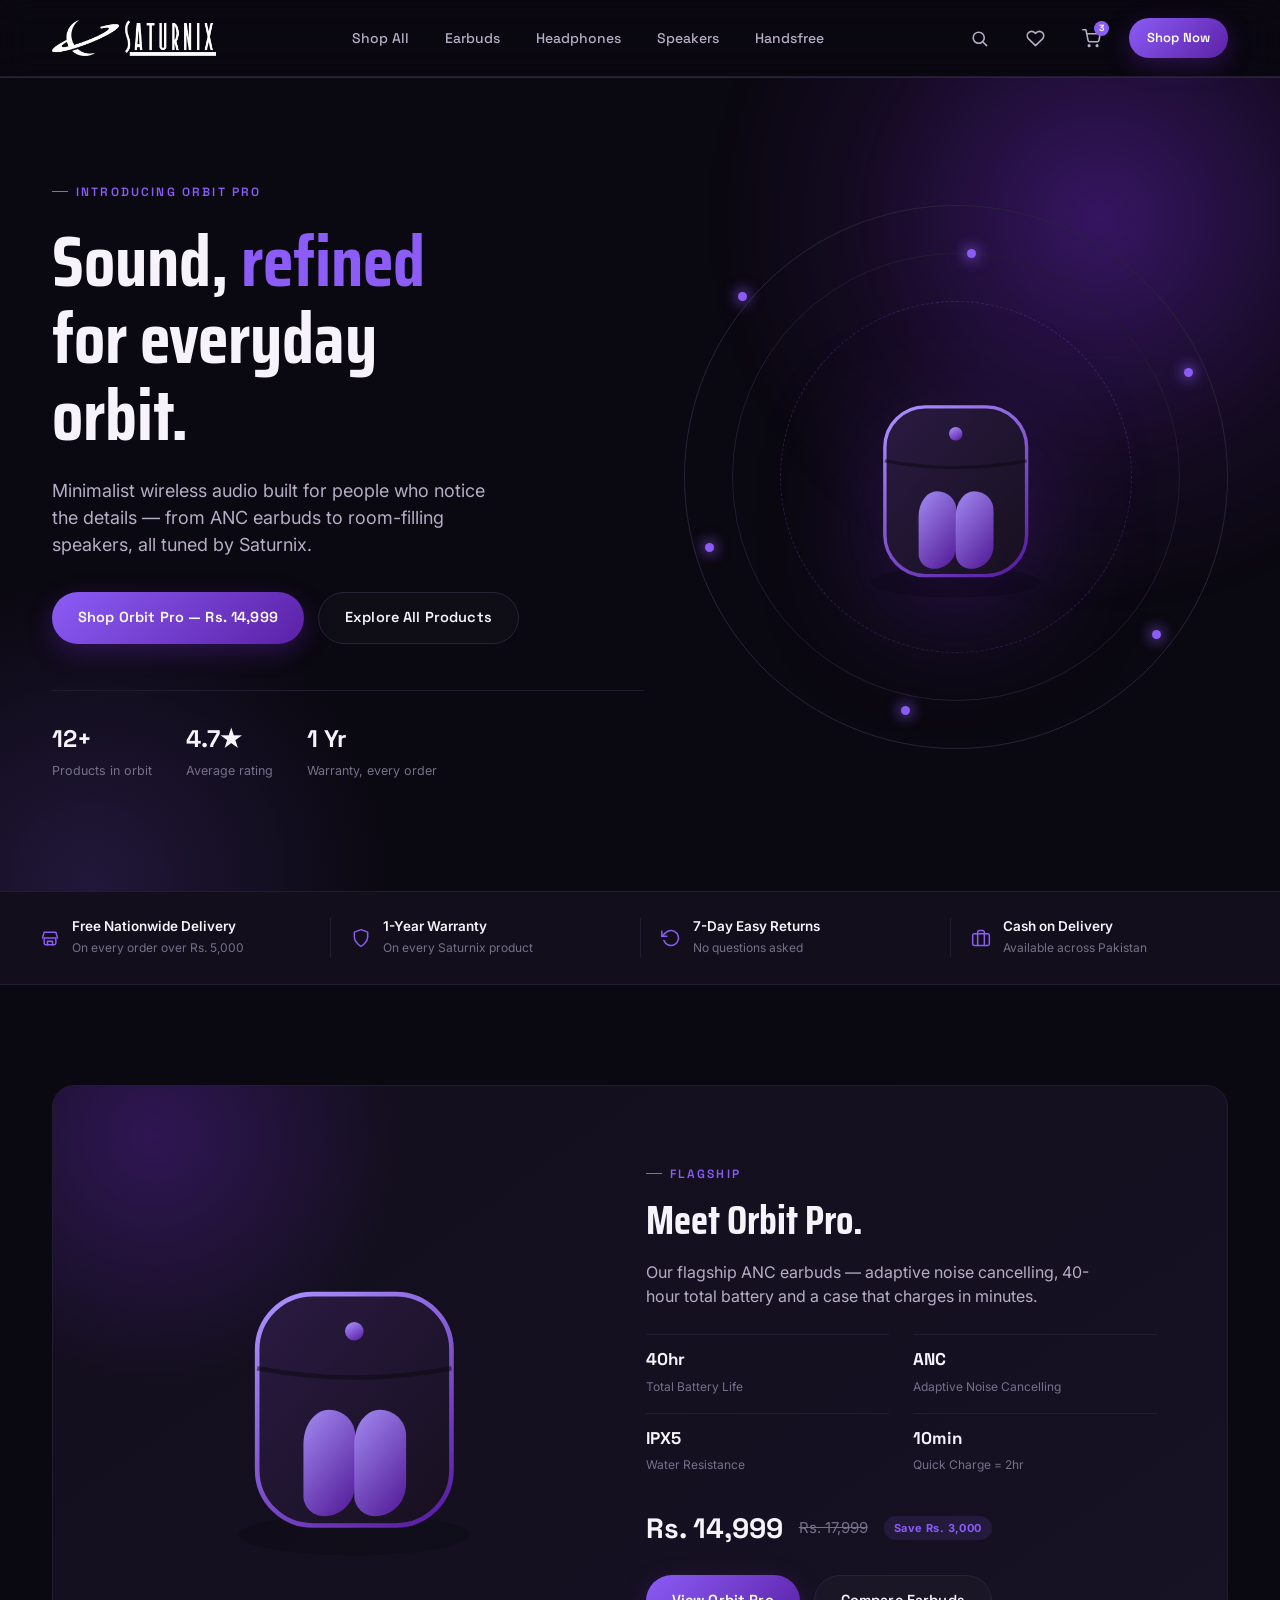
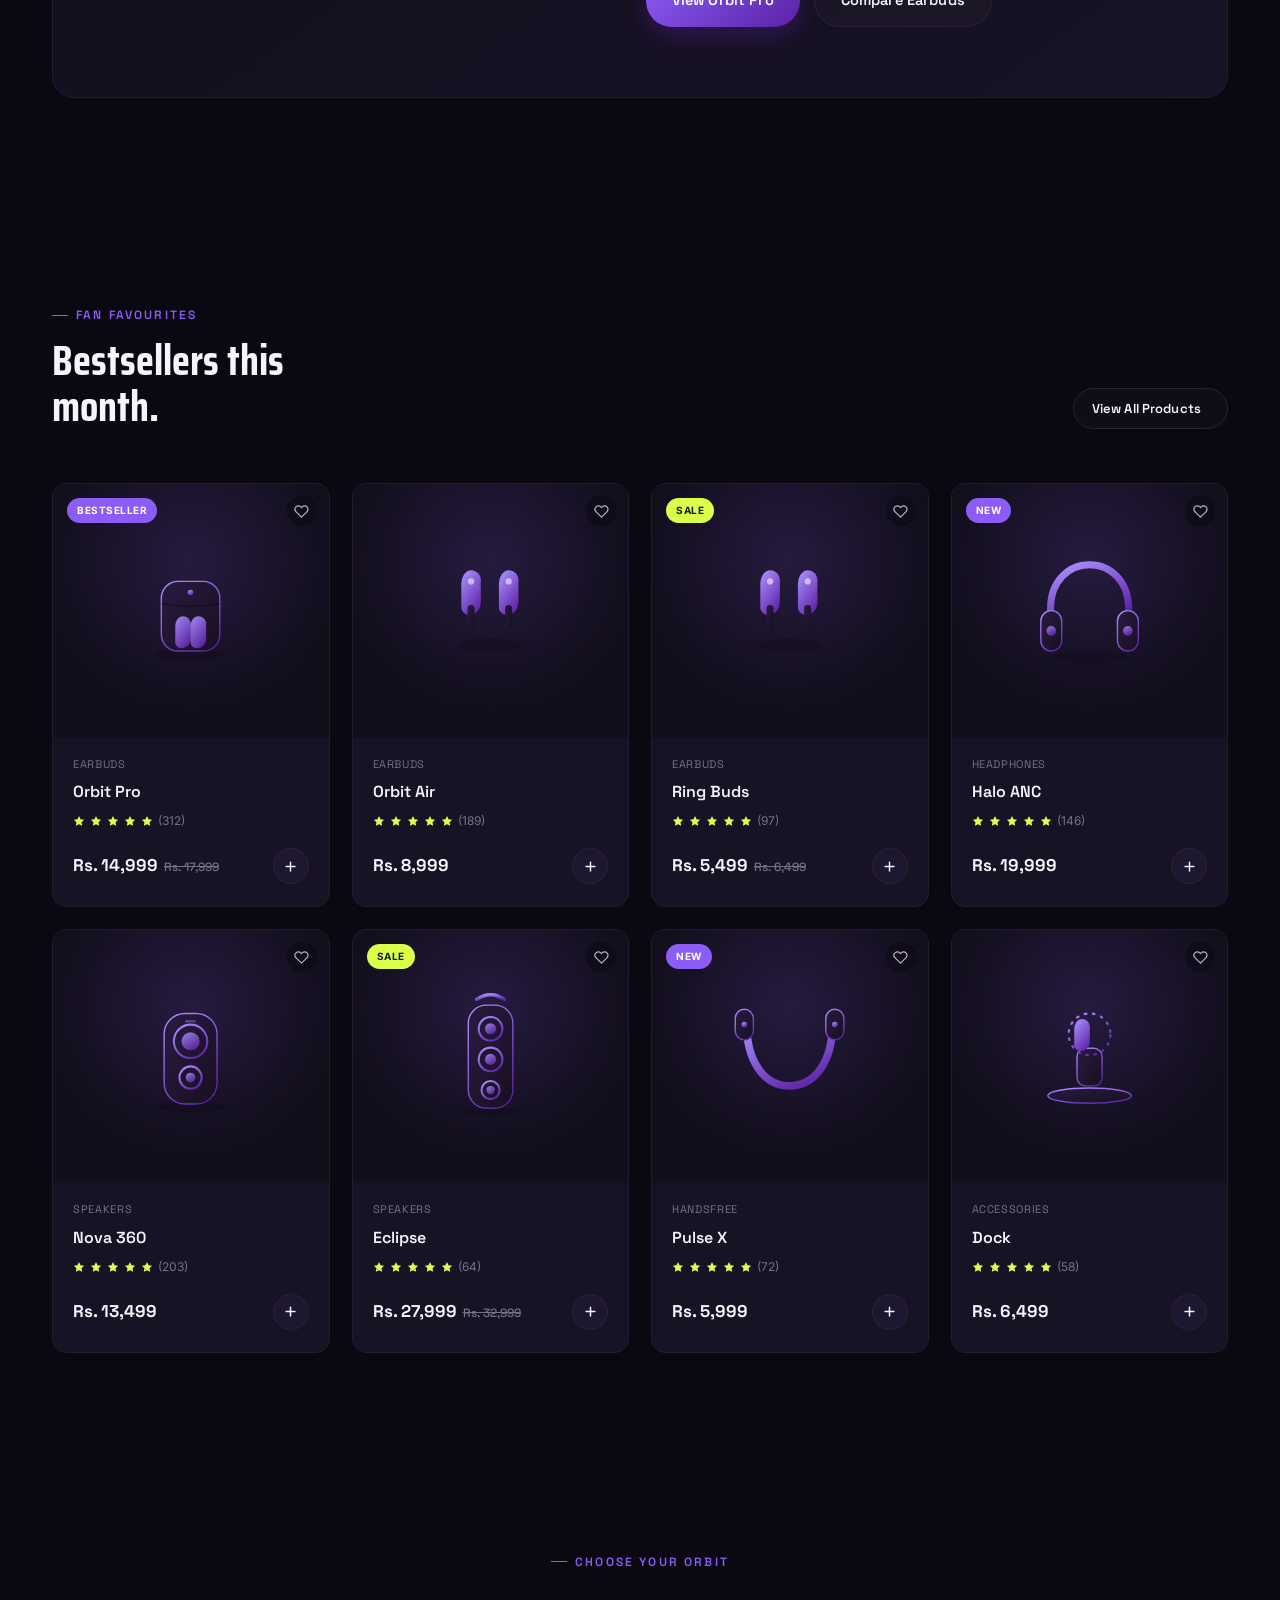
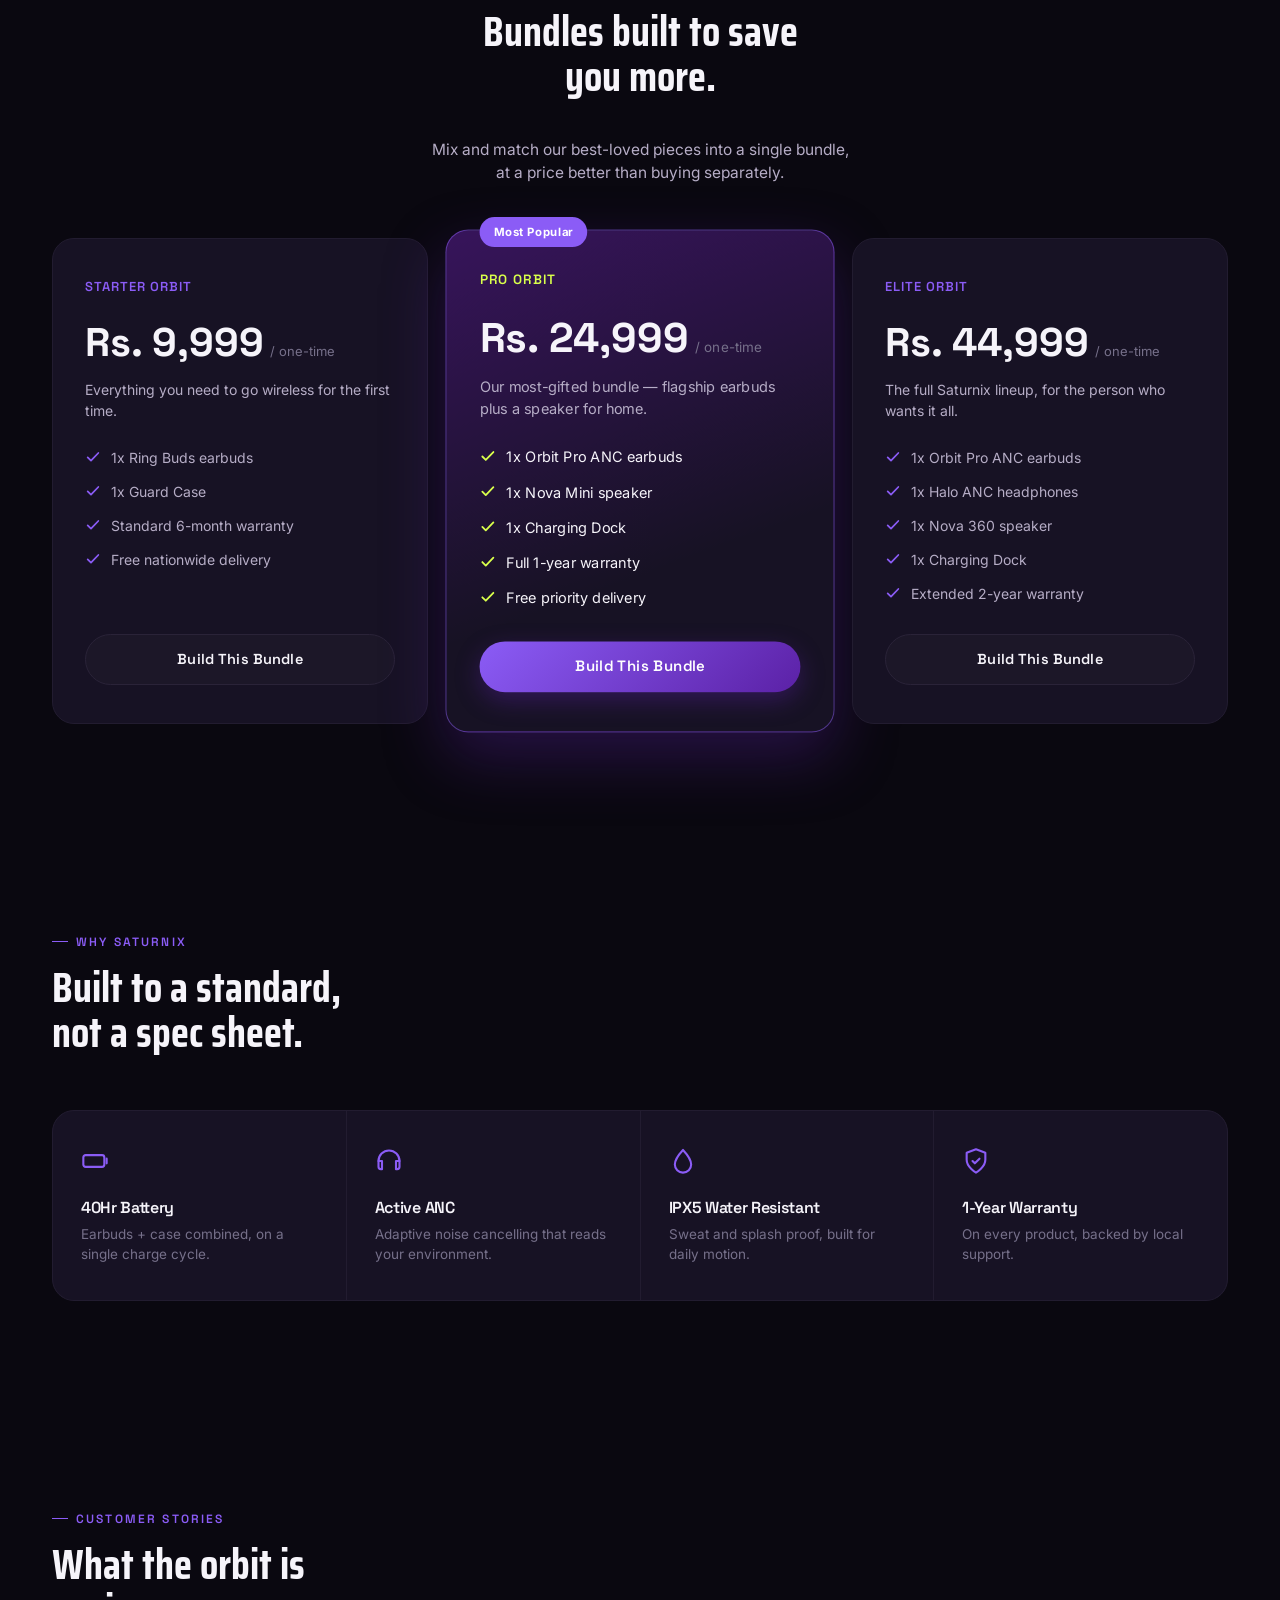
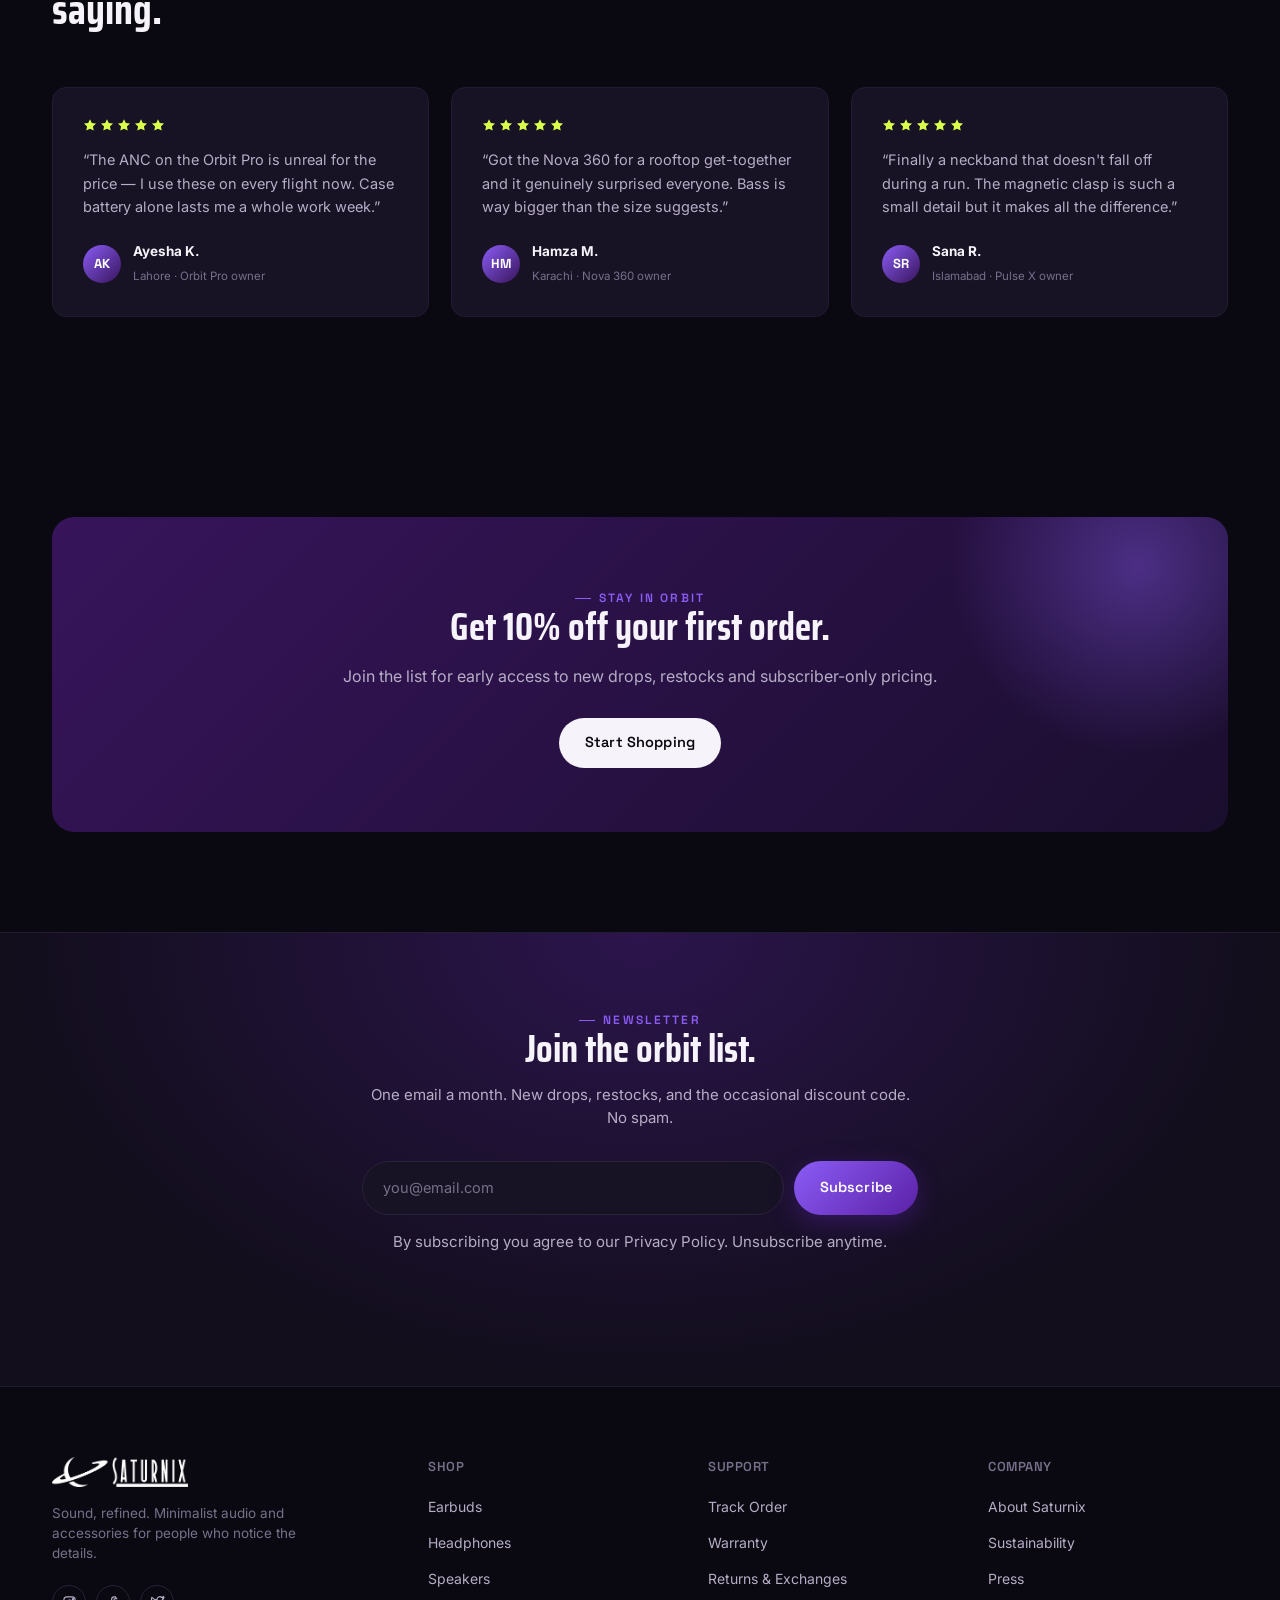
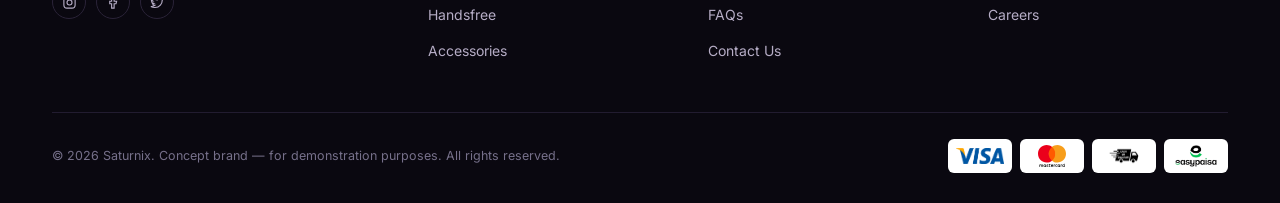
<file: index.html>
<!DOCTYPE html>
<html lang="en">
<head>
<meta charset="UTF-8">
<meta name="viewport" content="width=device-width, initial-scale=1">
<title>Saturnix — Minimalist Audio & Accessories</title>
<meta name="description" content="Saturnix makes minimalist wireless earbuds, headphones, speakers and handsfree accessories. Concept store — free delivery across Pakistan.">
<link rel="icon" type="image/png" href="assets/99.png">
<link rel="stylesheet" href="assets/styles.css">
</head>
<body>

<header>
  <div class="wrap nav">
    <a class="logo" href="index.html"><img src="assets/66.png" alt="Saturnix"></a>
    <ul class="nav-links">
      <li><a href="shop.html">Shop All</a></li>
      <li><a href="shop.html?cat=Earbuds">Earbuds</a></li>
      <li><a href="shop.html?cat=Headphones">Headphones</a></li>
      <li><a href="shop.html?cat=Speakers">Speakers</a></li>
      <li><a href="shop.html?cat=Handsfree">Handsfree</a></li>
    </ul>
    <div class="nav-right">
      <button class="icon-btn" aria-label="Search"><svg viewBox="0 0 24 24" fill="none" stroke="currentColor" stroke-width="2" stroke-linecap="round"><circle cx="11" cy="11" r="7"/><path d="M21 21l-4.3-4.3"/></svg></button>
      <button class="icon-btn" aria-label="Wishlist"><svg viewBox="0 0 24 24" fill="none" stroke="currentColor" stroke-width="2" stroke-linecap="round" stroke-linejoin="round"><path d="M20.8 4.6a5.5 5.5 0 00-7.8 0L12 5.6l-1-1a5.5 5.5 0 00-7.8 7.8l1 1L12 21l7.8-7.6 1-1a5.5 5.5 0 000-7.8z"/></svg></button>
      <button class="icon-btn" aria-label="Cart"><svg viewBox="0 0 24 24" fill="none" stroke="currentColor" stroke-width="2" stroke-linecap="round" stroke-linejoin="round"><circle cx="9" cy="21" r="1"/><circle cx="19" cy="21" r="1"/><path d="M1 1h4l2.7 13.4a2 2 0 002 1.6h9.7a2 2 0 002-1.6L23 6H6"/></svg><span class="cart-count">3</span></button>
      <a class="btn btn-accent btn-sm" href="shop.html">Shop Now</a>
      <button class="burger" id="burgerBtn" aria-label="Menu"><span></span></button>
    </div>
  </div>
  <div id="mobile-panel">
    <a href="shop.html">Shop All</a>
    <a href="shop.html?cat=Earbuds">Earbuds</a>
    <a href="shop.html?cat=Headphones">Headphones</a>
    <a href="shop.html?cat=Speakers">Speakers</a>
    <a href="shop.html?cat=Handsfree">Handsfree</a>
    <a href="index.html#contact">Support</a>
  </div>
</header>

<main>
  <section class="hero">
    <div class="wrap hero-grid">
      <div>
        <span class="eyebrow">Introducing Orbit Pro</span>
        <h1>Sound, <em>refined</em> for everyday orbit.</h1>
        <p class="lede">Minimalist wireless audio built for people who notice the details — from ANC earbuds to room-filling speakers, all tuned by Saturnix.</p>
        <div class="hero-ctas">
          <a class="btn btn-accent" href="orbit-pro.html">Shop Orbit Pro — Rs. 14,999</a>
          <a class="btn btn-ghost" href="shop.html">Explore All Products</a>
        </div>
        <div class="hero-stats">
          <div class="hero-stat"><b>12+</b><span>Products in orbit</span></div>
          <div class="hero-stat"><b>4.7★</b><span>Average rating</span></div>
          <div class="hero-stat"><b>1 Yr</b><span>Warranty, every order</span></div>
        </div>
      </div>
      <div class="hero-visual">
        <div class="orbit-ring"></div>
        <div class="orbit-ring r2"></div>
        <div class="orbit-ring r3"></div>
        
  <span class="orbit-dot" style="top:8%; left:52%;"></span>
  <span class="orbit-dot" style="top:30%; left:92%;"></span>
  <span class="orbit-dot" style="top:78%; left:86%;"></span>
  <span class="orbit-dot" style="top:92%; left:40%;"></span>
  <span class="orbit-dot" style="top:62%; left:4%;"></span>
  <span class="orbit-dot" style="top:16%; left:10%;"></span>

        <div class="hero-product-card"><svg viewBox="0 0 200 200" fill="none" xmlns="http://www.w3.org/2000/svg">
  <defs>
    <linearGradient id="g-hero" x1="20%" y1="0%" x2="80%" y2="100%">
      <stop offset="0%" stop-color="#A78BFA"/>
      <stop offset="100%" stop-color="#5B21A6"/>
    </linearGradient>
    <linearGradient id="g-hero-dark" x1="0%" y1="0%" x2="100%" y2="100%">
      <stop offset="0%" stop-color="#2A1A42"/>
      <stop offset="100%" stop-color="#17101F"/>
    </linearGradient>
  </defs>
  <ellipse cx="100" cy="162" rx="50" ry="9" fill="#000" opacity="0.18"/>
  <rect x="58" y="58" width="84" height="100" rx="24" fill="url(#g-hero-dark)" stroke="url(#g-hero)" stroke-width="2"/>
  <path d="M58 90 Q100 98 142 90" stroke="#0A0810" stroke-width="2" opacity="0.5"/>
  <circle cx="100" cy="74" r="4" fill="url(#g-hero)"/>
  <g transform="translate(78,108)">
    <path d="M11 0C17.35 0 22.4 5.04 22.4 11.2V32C22.4 39.7 16.8 46 8.8 46C4 46 0 42 0 37.4V14.9C0 6.7 4.9 0 11 0Z" fill="url(#g-hero)" opacity="0.92"/>
  </g>
  <g transform="translate(100,108)">
    <path d="M11 0C17.35 0 22.4 5.04 22.4 11.2V32C22.4 39.7 16.8 46 8.8 46C4 46 0 42 0 37.4V14.9C0 6.7 4.9 0 11 0Z" fill="url(#g-hero)" opacity="0.92"/>
  </g>
</svg></div>
      </div>
    </div>
  </section>
  <section class="trust-strip">
    <div class="wrap trust-row">
      <div class="trust-item"><svg viewBox="0 0 24 24" fill="none" stroke="currentColor" stroke-width="1.8" stroke-linecap="round" stroke-linejoin="round"><path d="M3 12l2-7h14l2 7"/><path d="M5 12h14v6a2 2 0 01-2 2H7a2 2 0 01-2-2v-6z"/><path d="M9 20v-4h6v4"/></svg><div><b>Free Nationwide Delivery</b><span>On every order over Rs. 5,000</span></div></div>
<div class="trust-item"><svg viewBox="0 0 24 24" fill="none" stroke="currentColor" stroke-width="1.8" stroke-linecap="round" stroke-linejoin="round"><path d="M12 22s8-4.5 8-11V5l-8-3-8 3v6c0 6.5 8 11 8 11z"/></svg><div><b>1-Year Warranty</b><span>On every Saturnix product</span></div></div>
<div class="trust-item"><svg viewBox="0 0 24 24" fill="none" stroke="currentColor" stroke-width="1.8" stroke-linecap="round" stroke-linejoin="round"><path d="M1 4v6h6"/><path d="M3.5 15a9 9 0 1 0 2.1-9.4L1 10"/></svg><div><b>7-Day Easy Returns</b><span>No questions asked</span></div></div>
<div class="trust-item"><svg viewBox="0 0 24 24" fill="none" stroke="currentColor" stroke-width="1.8" stroke-linecap="round" stroke-linejoin="round"><rect x="2" y="7" width="20" height="14" rx="2"/><path d="M16 21V5a2 2 0 00-2-2h-4a2 2 0 00-2 2v16"/></svg><div><b>Cash on Delivery</b><span>Available across Pakistan</span></div></div>
    </div>
  </section>


  <section>
    <div class="wrap">
      <div class="spotlight">
        <div class="spotlight-visual"><svg viewBox="0 0 200 200" fill="none" xmlns="http://www.w3.org/2000/svg">
  <defs>
    <linearGradient id="g-spot" x1="20%" y1="0%" x2="80%" y2="100%">
      <stop offset="0%" stop-color="#A78BFA"/>
      <stop offset="100%" stop-color="#5B21A6"/>
    </linearGradient>
    <linearGradient id="g-spot-dark" x1="0%" y1="0%" x2="100%" y2="100%">
      <stop offset="0%" stop-color="#2A1A42"/>
      <stop offset="100%" stop-color="#17101F"/>
    </linearGradient>
  </defs>
  <ellipse cx="100" cy="162" rx="50" ry="9" fill="#000" opacity="0.18"/>
  <rect x="58" y="58" width="84" height="100" rx="24" fill="url(#g-spot-dark)" stroke="url(#g-spot)" stroke-width="2"/>
  <path d="M58 90 Q100 98 142 90" stroke="#0A0810" stroke-width="2" opacity="0.5"/>
  <circle cx="100" cy="74" r="4" fill="url(#g-spot)"/>
  <g transform="translate(78,108)">
    <path d="M11 0C17.35 0 22.4 5.04 22.4 11.2V32C22.4 39.7 16.8 46 8.8 46C4 46 0 42 0 37.4V14.9C0 6.7 4.9 0 11 0Z" fill="url(#g-spot)" opacity="0.92"/>
  </g>
  <g transform="translate(100,108)">
    <path d="M11 0C17.35 0 22.4 5.04 22.4 11.2V32C22.4 39.7 16.8 46 8.8 46C4 46 0 42 0 37.4V14.9C0 6.7 4.9 0 11 0Z" fill="url(#g-spot)" opacity="0.92"/>
  </g>
</svg></div>
        <div class="spotlight-copy">
          <span class="eyebrow">Flagship</span>
          <h2>Meet Orbit Pro.</h2>
          <p class="lede">Our flagship ANC earbuds — adaptive noise cancelling, 40-hour total battery and a case that charges in minutes.</p>
          <div class="spec-list">
            <div class="spec-item"><b>40hr</b><span>Total Battery Life</span></div>
<div class="spec-item"><b>ANC</b><span>Adaptive Noise Cancelling</span></div>
<div class="spec-item"><b>IPX5</b><span>Water Resistance</span></div>
<div class="spec-item"><b>10min</b><span>Quick Charge = 2hr</span></div>
          </div>
          <div class="spotlight-price">
            <span class="price-now">Rs. 14,999</span>
            <span class="price-was">Rs. 17,999</span>
            <span class="price-badge">Save Rs. 3,000</span>
          </div>
          <div class="hero-ctas">
            <a class="btn btn-accent" href="orbit-pro.html">View Orbit Pro</a>
            <a class="btn btn-ghost" href="shop.html">Compare Earbuds</a>
          </div>
        </div>
      </div>
    </div>
  </section>

  <section id="bestsellers">
    <div class="wrap">
      <div class="section-head">
        <div>
          <span class="eyebrow">Fan favourites</span>
          <h2>Bestsellers this month.</h2>
        </div>
        <a class="btn btn-ghost btn-sm" href="shop.html">View All Products <svg viewBox="0 0 24 24" fill="none" stroke="currentColor" stroke-width="2.6" stroke-linecap="round" stroke-linejoin="round"><path d="M9 6l6 6-6 6"/></svg></a>
      </div>
      <div class="prod-grid"><div class="prod-card">
  <a class="prod-link" href="orbit-pro.html">
    <div class="prod-media">
      <span class="prod-tag ">Bestseller</span>
      <button class="prod-wish" aria-label="Wishlist" onclick="event.preventDefault()"><svg viewBox="0 0 24 24" fill="none" stroke="currentColor" stroke-width="2" stroke-linecap="round" stroke-linejoin="round"><path d="M20.8 4.6a5.5 5.5 0 00-7.8 0L12 5.6l-1-1a5.5 5.5 0 00-7.8 7.8l1 1L12 21l7.8-7.6 1-1a5.5 5.5 0 000-7.8z"/></svg></button>
      <svg viewBox="0 0 200 200" fill="none" xmlns="http://www.w3.org/2000/svg">
  <defs>
    <linearGradient id="g-pc0-orbit-pro" x1="20%" y1="0%" x2="80%" y2="100%">
      <stop offset="0%" stop-color="#A78BFA"/>
      <stop offset="100%" stop-color="#5B21A6"/>
    </linearGradient>
    <linearGradient id="g-pc0-orbit-pro-dark" x1="0%" y1="0%" x2="100%" y2="100%">
      <stop offset="0%" stop-color="#2A1A42"/>
      <stop offset="100%" stop-color="#17101F"/>
    </linearGradient>
  </defs>
  <ellipse cx="100" cy="162" rx="50" ry="9" fill="#000" opacity="0.18"/>
  <rect x="58" y="58" width="84" height="100" rx="24" fill="url(#g-pc0-orbit-pro-dark)" stroke="url(#g-pc0-orbit-pro)" stroke-width="2"/>
  <path d="M58 90 Q100 98 142 90" stroke="#0A0810" stroke-width="2" opacity="0.5"/>
  <circle cx="100" cy="74" r="4" fill="url(#g-pc0-orbit-pro)"/>
  <g transform="translate(78,108)">
    <path d="M11 0C17.35 0 22.4 5.04 22.4 11.2V32C22.4 39.7 16.8 46 8.8 46C4 46 0 42 0 37.4V14.9C0 6.7 4.9 0 11 0Z" fill="url(#g-pc0-orbit-pro)" opacity="0.92"/>
  </g>
  <g transform="translate(100,108)">
    <path d="M11 0C17.35 0 22.4 5.04 22.4 11.2V32C22.4 39.7 16.8 46 8.8 46C4 46 0 42 0 37.4V14.9C0 6.7 4.9 0 11 0Z" fill="url(#g-pc0-orbit-pro)" opacity="0.92"/>
  </g>
</svg>
    </div>
    <div class="prod-body">
      <span class="prod-cat">Earbuds</span>
      <span class="prod-name">Orbit Pro</span>
      <span class="prod-stars"><svg viewBox="0 0 24 24" fill="currentColor"><path d="M12 2l3.1 6.6 7.2.9-5.3 5 1.4 7.1L12 18.3 5.6 21.6 7 14.5l-5.3-5 7.2-.9z"/></svg><svg viewBox="0 0 24 24" fill="currentColor"><path d="M12 2l3.1 6.6 7.2.9-5.3 5 1.4 7.1L12 18.3 5.6 21.6 7 14.5l-5.3-5 7.2-.9z"/></svg><svg viewBox="0 0 24 24" fill="currentColor"><path d="M12 2l3.1 6.6 7.2.9-5.3 5 1.4 7.1L12 18.3 5.6 21.6 7 14.5l-5.3-5 7.2-.9z"/></svg><svg viewBox="0 0 24 24" fill="currentColor"><path d="M12 2l3.1 6.6 7.2.9-5.3 5 1.4 7.1L12 18.3 5.6 21.6 7 14.5l-5.3-5 7.2-.9z"/></svg><svg viewBox="0 0 24 24" fill="currentColor"><path d="M12 2l3.1 6.6 7.2.9-5.3 5 1.4 7.1L12 18.3 5.6 21.6 7 14.5l-5.3-5 7.2-.9z"/></svg> (312)</span>
      <div class="prod-foot">
        <span class="prod-price">Rs. 14,999<small>Rs. 17,999</small></span>
        <button class="prod-add" aria-label="Add to cart" onclick="event.preventDefault()"><svg viewBox="0 0 24 24" fill="none" stroke="currentColor" stroke-width="2.4" stroke-linecap="round"><path d="M12 5v14M5 12h14"/></svg></button>
      </div>
    </div>
  </a>
</div>
<div class="prod-card">
  <a class="prod-link" href="orbit-air.html">
    <div class="prod-media">
      
      <button class="prod-wish" aria-label="Wishlist" onclick="event.preventDefault()"><svg viewBox="0 0 24 24" fill="none" stroke="currentColor" stroke-width="2" stroke-linecap="round" stroke-linejoin="round"><path d="M20.8 4.6a5.5 5.5 0 00-7.8 0L12 5.6l-1-1a5.5 5.5 0 00-7.8 7.8l1 1L12 21l7.8-7.6 1-1a5.5 5.5 0 000-7.8z"/></svg></button>
      <svg viewBox="0 0 200 200" fill="none" xmlns="http://www.w3.org/2000/svg">
  <defs>
    <linearGradient id="g-pc1-orbit-air" x1="20%" y1="0%" x2="80%" y2="100%">
      <stop offset="0%" stop-color="#A78BFA"/>
      <stop offset="100%" stop-color="#5B21A6"/>
    </linearGradient>
    <linearGradient id="g-pc1-orbit-air-dark" x1="0%" y1="0%" x2="100%" y2="100%">
      <stop offset="0%" stop-color="#2A1A42"/>
      <stop offset="100%" stop-color="#17101F"/>
    </linearGradient>
  </defs>
  <ellipse cx="100" cy="150" rx="46" ry="10" fill="#000" opacity="0.18"/>
  <g transform="translate(58,42)">
    <path d="M14 0C21.7 0 28 6.3 28 14V46C28 56 21 64 11 64C5 64 0 59 0 53V20C0 9 6.3 0 14 0Z" fill="url(#g-pc1-orbit-air)"/>
    <rect x="9" y="50" width="10" height="34" rx="5" fill="url(#g-pc1-orbit-air-dark)"/>
    <circle cx="14" cy="16" r="4.5" fill="#fff" opacity="0.55"/>
  </g>
  <g transform="translate(112,42)">
    <path d="M14 0C21.7 0 28 6.3 28 14V46C28 56 21 64 11 64C5 64 0 59 0 53V20C0 9 6.3 0 14 0Z" fill="url(#g-pc1-orbit-air)"/>
    <rect x="9" y="50" width="10" height="34" rx="5" fill="url(#g-pc1-orbit-air-dark)"/>
    <circle cx="14" cy="16" r="4.5" fill="#fff" opacity="0.55"/>
  </g>
</svg>
    </div>
    <div class="prod-body">
      <span class="prod-cat">Earbuds</span>
      <span class="prod-name">Orbit Air</span>
      <span class="prod-stars"><svg viewBox="0 0 24 24" fill="currentColor"><path d="M12 2l3.1 6.6 7.2.9-5.3 5 1.4 7.1L12 18.3 5.6 21.6 7 14.5l-5.3-5 7.2-.9z"/></svg><svg viewBox="0 0 24 24" fill="currentColor"><path d="M12 2l3.1 6.6 7.2.9-5.3 5 1.4 7.1L12 18.3 5.6 21.6 7 14.5l-5.3-5 7.2-.9z"/></svg><svg viewBox="0 0 24 24" fill="currentColor"><path d="M12 2l3.1 6.6 7.2.9-5.3 5 1.4 7.1L12 18.3 5.6 21.6 7 14.5l-5.3-5 7.2-.9z"/></svg><svg viewBox="0 0 24 24" fill="currentColor"><path d="M12 2l3.1 6.6 7.2.9-5.3 5 1.4 7.1L12 18.3 5.6 21.6 7 14.5l-5.3-5 7.2-.9z"/></svg><svg viewBox="0 0 24 24" fill="currentColor"><path d="M12 2l3.1 6.6 7.2.9-5.3 5 1.4 7.1L12 18.3 5.6 21.6 7 14.5l-5.3-5 7.2-.9z"/></svg> (189)</span>
      <div class="prod-foot">
        <span class="prod-price">Rs. 8,999</span>
        <button class="prod-add" aria-label="Add to cart" onclick="event.preventDefault()"><svg viewBox="0 0 24 24" fill="none" stroke="currentColor" stroke-width="2.4" stroke-linecap="round"><path d="M12 5v14M5 12h14"/></svg></button>
      </div>
    </div>
  </a>
</div>
<div class="prod-card">
  <a class="prod-link" href="ring-buds.html">
    <div class="prod-media">
      <span class="prod-tag tag-sale">Sale</span>
      <button class="prod-wish" aria-label="Wishlist" onclick="event.preventDefault()"><svg viewBox="0 0 24 24" fill="none" stroke="currentColor" stroke-width="2" stroke-linecap="round" stroke-linejoin="round"><path d="M20.8 4.6a5.5 5.5 0 00-7.8 0L12 5.6l-1-1a5.5 5.5 0 00-7.8 7.8l1 1L12 21l7.8-7.6 1-1a5.5 5.5 0 000-7.8z"/></svg></button>
      <svg viewBox="0 0 200 200" fill="none" xmlns="http://www.w3.org/2000/svg">
  <defs>
    <linearGradient id="g-pc2-ring-buds" x1="20%" y1="0%" x2="80%" y2="100%">
      <stop offset="0%" stop-color="#A78BFA"/>
      <stop offset="100%" stop-color="#5B21A6"/>
    </linearGradient>
    <linearGradient id="g-pc2-ring-buds-dark" x1="0%" y1="0%" x2="100%" y2="100%">
      <stop offset="0%" stop-color="#2A1A42"/>
      <stop offset="100%" stop-color="#17101F"/>
    </linearGradient>
  </defs>
  <ellipse cx="100" cy="150" rx="46" ry="10" fill="#000" opacity="0.18"/>
  <g transform="translate(58,42)">
    <path d="M14 0C21.7 0 28 6.3 28 14V46C28 56 21 64 11 64C5 64 0 59 0 53V20C0 9 6.3 0 14 0Z" fill="url(#g-pc2-ring-buds)"/>
    <rect x="9" y="50" width="10" height="34" rx="5" fill="url(#g-pc2-ring-buds-dark)"/>
    <circle cx="14" cy="16" r="4.5" fill="#fff" opacity="0.55"/>
  </g>
  <g transform="translate(112,42)">
    <path d="M14 0C21.7 0 28 6.3 28 14V46C28 56 21 64 11 64C5 64 0 59 0 53V20C0 9 6.3 0 14 0Z" fill="url(#g-pc2-ring-buds)"/>
    <rect x="9" y="50" width="10" height="34" rx="5" fill="url(#g-pc2-ring-buds-dark)"/>
    <circle cx="14" cy="16" r="4.5" fill="#fff" opacity="0.55"/>
  </g>
</svg>
    </div>
    <div class="prod-body">
      <span class="prod-cat">Earbuds</span>
      <span class="prod-name">Ring Buds</span>
      <span class="prod-stars"><svg viewBox="0 0 24 24" fill="currentColor"><path d="M12 2l3.1 6.6 7.2.9-5.3 5 1.4 7.1L12 18.3 5.6 21.6 7 14.5l-5.3-5 7.2-.9z"/></svg><svg viewBox="0 0 24 24" fill="currentColor"><path d="M12 2l3.1 6.6 7.2.9-5.3 5 1.4 7.1L12 18.3 5.6 21.6 7 14.5l-5.3-5 7.2-.9z"/></svg><svg viewBox="0 0 24 24" fill="currentColor"><path d="M12 2l3.1 6.6 7.2.9-5.3 5 1.4 7.1L12 18.3 5.6 21.6 7 14.5l-5.3-5 7.2-.9z"/></svg><svg viewBox="0 0 24 24" fill="currentColor"><path d="M12 2l3.1 6.6 7.2.9-5.3 5 1.4 7.1L12 18.3 5.6 21.6 7 14.5l-5.3-5 7.2-.9z"/></svg><svg viewBox="0 0 24 24" fill="currentColor"><path d="M12 2l3.1 6.6 7.2.9-5.3 5 1.4 7.1L12 18.3 5.6 21.6 7 14.5l-5.3-5 7.2-.9z"/></svg> (97)</span>
      <div class="prod-foot">
        <span class="prod-price">Rs. 5,499<small>Rs. 6,499</small></span>
        <button class="prod-add" aria-label="Add to cart" onclick="event.preventDefault()"><svg viewBox="0 0 24 24" fill="none" stroke="currentColor" stroke-width="2.4" stroke-linecap="round"><path d="M12 5v14M5 12h14"/></svg></button>
      </div>
    </div>
  </a>
</div>
<div class="prod-card">
  <a class="prod-link" href="halo-anc.html">
    <div class="prod-media">
      <span class="prod-tag ">New</span>
      <button class="prod-wish" aria-label="Wishlist" onclick="event.preventDefault()"><svg viewBox="0 0 24 24" fill="none" stroke="currentColor" stroke-width="2" stroke-linecap="round" stroke-linejoin="round"><path d="M20.8 4.6a5.5 5.5 0 00-7.8 0L12 5.6l-1-1a5.5 5.5 0 00-7.8 7.8l1 1L12 21l7.8-7.6 1-1a5.5 5.5 0 000-7.8z"/></svg></button>
      <svg viewBox="0 0 200 200" fill="none" xmlns="http://www.w3.org/2000/svg">
  <defs>
    <linearGradient id="g-pc3-halo-anc" x1="20%" y1="0%" x2="80%" y2="100%">
      <stop offset="0%" stop-color="#A78BFA"/>
      <stop offset="100%" stop-color="#5B21A6"/>
    </linearGradient>
    <linearGradient id="g-pc3-halo-anc-dark" x1="0%" y1="0%" x2="100%" y2="100%">
      <stop offset="0%" stop-color="#2A1A42"/>
      <stop offset="100%" stop-color="#17101F"/>
    </linearGradient>
  </defs>
  <ellipse cx="100" cy="166" rx="54" ry="9" fill="#000" opacity="0.18"/>
  <path d="M44 110V96C44 59 69 34 100 34C131 34 156 59 156 96V110" stroke="url(#g-pc3-halo-anc)" stroke-width="10" stroke-linecap="round" fill="none"/>
  <rect x="30" y="100" width="30" height="58" rx="15" fill="url(#g-pc3-halo-anc-dark)" stroke="url(#g-pc3-halo-anc)" stroke-width="2"/>
  <rect x="140" y="100" width="30" height="58" rx="15" fill="url(#g-pc3-halo-anc-dark)" stroke="url(#g-pc3-halo-anc)" stroke-width="2"/>
  <circle cx="45" cy="129" r="7" fill="url(#g-pc3-halo-anc)" opacity="0.8"/>
  <circle cx="155" cy="129" r="7" fill="url(#g-pc3-halo-anc)" opacity="0.8"/>
</svg>
    </div>
    <div class="prod-body">
      <span class="prod-cat">Headphones</span>
      <span class="prod-name">Halo ANC</span>
      <span class="prod-stars"><svg viewBox="0 0 24 24" fill="currentColor"><path d="M12 2l3.1 6.6 7.2.9-5.3 5 1.4 7.1L12 18.3 5.6 21.6 7 14.5l-5.3-5 7.2-.9z"/></svg><svg viewBox="0 0 24 24" fill="currentColor"><path d="M12 2l3.1 6.6 7.2.9-5.3 5 1.4 7.1L12 18.3 5.6 21.6 7 14.5l-5.3-5 7.2-.9z"/></svg><svg viewBox="0 0 24 24" fill="currentColor"><path d="M12 2l3.1 6.6 7.2.9-5.3 5 1.4 7.1L12 18.3 5.6 21.6 7 14.5l-5.3-5 7.2-.9z"/></svg><svg viewBox="0 0 24 24" fill="currentColor"><path d="M12 2l3.1 6.6 7.2.9-5.3 5 1.4 7.1L12 18.3 5.6 21.6 7 14.5l-5.3-5 7.2-.9z"/></svg><svg viewBox="0 0 24 24" fill="currentColor"><path d="M12 2l3.1 6.6 7.2.9-5.3 5 1.4 7.1L12 18.3 5.6 21.6 7 14.5l-5.3-5 7.2-.9z"/></svg> (146)</span>
      <div class="prod-foot">
        <span class="prod-price">Rs. 19,999</span>
        <button class="prod-add" aria-label="Add to cart" onclick="event.preventDefault()"><svg viewBox="0 0 24 24" fill="none" stroke="currentColor" stroke-width="2.4" stroke-linecap="round"><path d="M12 5v14M5 12h14"/></svg></button>
      </div>
    </div>
  </a>
</div>
<div class="prod-card">
  <a class="prod-link" href="nova-360.html">
    <div class="prod-media">
      
      <button class="prod-wish" aria-label="Wishlist" onclick="event.preventDefault()"><svg viewBox="0 0 24 24" fill="none" stroke="currentColor" stroke-width="2" stroke-linecap="round" stroke-linejoin="round"><path d="M20.8 4.6a5.5 5.5 0 00-7.8 0L12 5.6l-1-1a5.5 5.5 0 00-7.8 7.8l1 1L12 21l7.8-7.6 1-1a5.5 5.5 0 000-7.8z"/></svg></button>
      <svg viewBox="0 0 200 200" fill="none" xmlns="http://www.w3.org/2000/svg">
  <defs>
    <linearGradient id="g-pc4-nova-360" x1="20%" y1="0%" x2="80%" y2="100%">
      <stop offset="0%" stop-color="#A78BFA"/>
      <stop offset="100%" stop-color="#5B21A6"/>
    </linearGradient>
    <linearGradient id="g-pc4-nova-360-dark" x1="0%" y1="0%" x2="100%" y2="100%">
      <stop offset="0%" stop-color="#2A1A42"/>
      <stop offset="100%" stop-color="#17101F"/>
    </linearGradient>
  </defs>
  <ellipse cx="100" cy="172" rx="48" ry="8" fill="#000" opacity="0.18"/>
  <rect x="62" y="38" width="76" height="130" rx="30" fill="url(#g-pc4-nova-360-dark)" stroke="url(#g-pc4-nova-360)" stroke-width="2"/>
  <circle cx="100" cy="78" r="24" fill="none" stroke="url(#g-pc4-nova-360)" stroke-width="3"/>
  <circle cx="100" cy="78" r="13" fill="url(#g-pc4-nova-360)" opacity="0.85"/>
  <circle cx="100" cy="130" r="16" fill="none" stroke="url(#g-pc4-nova-360)" stroke-width="3"/>
  <circle cx="100" cy="130" r="7" fill="url(#g-pc4-nova-360)" opacity="0.85"/>
  <rect x="92" y="48" width="16" height="3" rx="1.5" fill="url(#g-pc4-nova-360)" opacity="0.7"/>
</svg>
    </div>
    <div class="prod-body">
      <span class="prod-cat">Speakers</span>
      <span class="prod-name">Nova 360</span>
      <span class="prod-stars"><svg viewBox="0 0 24 24" fill="currentColor"><path d="M12 2l3.1 6.6 7.2.9-5.3 5 1.4 7.1L12 18.3 5.6 21.6 7 14.5l-5.3-5 7.2-.9z"/></svg><svg viewBox="0 0 24 24" fill="currentColor"><path d="M12 2l3.1 6.6 7.2.9-5.3 5 1.4 7.1L12 18.3 5.6 21.6 7 14.5l-5.3-5 7.2-.9z"/></svg><svg viewBox="0 0 24 24" fill="currentColor"><path d="M12 2l3.1 6.6 7.2.9-5.3 5 1.4 7.1L12 18.3 5.6 21.6 7 14.5l-5.3-5 7.2-.9z"/></svg><svg viewBox="0 0 24 24" fill="currentColor"><path d="M12 2l3.1 6.6 7.2.9-5.3 5 1.4 7.1L12 18.3 5.6 21.6 7 14.5l-5.3-5 7.2-.9z"/></svg><svg viewBox="0 0 24 24" fill="currentColor"><path d="M12 2l3.1 6.6 7.2.9-5.3 5 1.4 7.1L12 18.3 5.6 21.6 7 14.5l-5.3-5 7.2-.9z"/></svg> (203)</span>
      <div class="prod-foot">
        <span class="prod-price">Rs. 13,499</span>
        <button class="prod-add" aria-label="Add to cart" onclick="event.preventDefault()"><svg viewBox="0 0 24 24" fill="none" stroke="currentColor" stroke-width="2.4" stroke-linecap="round"><path d="M12 5v14M5 12h14"/></svg></button>
      </div>
    </div>
  </a>
</div>
<div class="prod-card">
  <a class="prod-link" href="eclipse.html">
    <div class="prod-media">
      <span class="prod-tag tag-sale">Sale</span>
      <button class="prod-wish" aria-label="Wishlist" onclick="event.preventDefault()"><svg viewBox="0 0 24 24" fill="none" stroke="currentColor" stroke-width="2" stroke-linecap="round" stroke-linejoin="round"><path d="M20.8 4.6a5.5 5.5 0 00-7.8 0L12 5.6l-1-1a5.5 5.5 0 00-7.8 7.8l1 1L12 21l7.8-7.6 1-1a5.5 5.5 0 000-7.8z"/></svg></button>
      <svg viewBox="0 0 200 200" fill="none" xmlns="http://www.w3.org/2000/svg">
  <defs>
    <linearGradient id="g-pc5-eclipse" x1="20%" y1="0%" x2="80%" y2="100%">
      <stop offset="0%" stop-color="#A78BFA"/>
      <stop offset="100%" stop-color="#5B21A6"/>
    </linearGradient>
    <linearGradient id="g-pc5-eclipse-dark" x1="0%" y1="0%" x2="100%" y2="100%">
      <stop offset="0%" stop-color="#2A1A42"/>
      <stop offset="100%" stop-color="#17101F"/>
    </linearGradient>
  </defs>
  <ellipse cx="100" cy="178" rx="40" ry="7" fill="#000" opacity="0.18"/>
  <rect x="68" y="26" width="64" height="148" rx="26" fill="url(#g-pc5-eclipse-dark)" stroke="url(#g-pc5-eclipse)" stroke-width="2"/>
  <path d="M80 18 Q100 4 120 18" stroke="url(#g-pc5-eclipse)" stroke-width="5" stroke-linecap="round" fill="none"/>
  <circle cx="100" cy="60" r="17" fill="none" stroke="url(#g-pc5-eclipse)" stroke-width="3"/>
  <circle cx="100" cy="60" r="8" fill="url(#g-pc5-eclipse)" opacity="0.85"/>
  <circle cx="100" cy="104" r="17" fill="none" stroke="url(#g-pc5-eclipse)" stroke-width="3"/>
  <circle cx="100" cy="104" r="8" fill="url(#g-pc5-eclipse)" opacity="0.85"/>
  <circle cx="100" cy="148" r="13" fill="none" stroke="url(#g-pc5-eclipse)" stroke-width="3"/>
  <circle cx="100" cy="148" r="6" fill="url(#g-pc5-eclipse)" opacity="0.85"/>
</svg>
    </div>
    <div class="prod-body">
      <span class="prod-cat">Speakers</span>
      <span class="prod-name">Eclipse</span>
      <span class="prod-stars"><svg viewBox="0 0 24 24" fill="currentColor"><path d="M12 2l3.1 6.6 7.2.9-5.3 5 1.4 7.1L12 18.3 5.6 21.6 7 14.5l-5.3-5 7.2-.9z"/></svg><svg viewBox="0 0 24 24" fill="currentColor"><path d="M12 2l3.1 6.6 7.2.9-5.3 5 1.4 7.1L12 18.3 5.6 21.6 7 14.5l-5.3-5 7.2-.9z"/></svg><svg viewBox="0 0 24 24" fill="currentColor"><path d="M12 2l3.1 6.6 7.2.9-5.3 5 1.4 7.1L12 18.3 5.6 21.6 7 14.5l-5.3-5 7.2-.9z"/></svg><svg viewBox="0 0 24 24" fill="currentColor"><path d="M12 2l3.1 6.6 7.2.9-5.3 5 1.4 7.1L12 18.3 5.6 21.6 7 14.5l-5.3-5 7.2-.9z"/></svg><svg viewBox="0 0 24 24" fill="currentColor"><path d="M12 2l3.1 6.6 7.2.9-5.3 5 1.4 7.1L12 18.3 5.6 21.6 7 14.5l-5.3-5 7.2-.9z"/></svg> (64)</span>
      <div class="prod-foot">
        <span class="prod-price">Rs. 27,999<small>Rs. 32,999</small></span>
        <button class="prod-add" aria-label="Add to cart" onclick="event.preventDefault()"><svg viewBox="0 0 24 24" fill="none" stroke="currentColor" stroke-width="2.4" stroke-linecap="round"><path d="M12 5v14M5 12h14"/></svg></button>
      </div>
    </div>
  </a>
</div>
<div class="prod-card">
  <a class="prod-link" href="pulse-x.html">
    <div class="prod-media">
      <span class="prod-tag ">New</span>
      <button class="prod-wish" aria-label="Wishlist" onclick="event.preventDefault()"><svg viewBox="0 0 24 24" fill="none" stroke="currentColor" stroke-width="2" stroke-linecap="round" stroke-linejoin="round"><path d="M20.8 4.6a5.5 5.5 0 00-7.8 0L12 5.6l-1-1a5.5 5.5 0 00-7.8 7.8l1 1L12 21l7.8-7.6 1-1a5.5 5.5 0 000-7.8z"/></svg></button>
      <svg viewBox="0 0 200 200" fill="none" xmlns="http://www.w3.org/2000/svg">
  <defs>
    <linearGradient id="g-pc6-pulse-x" x1="20%" y1="0%" x2="80%" y2="100%">
      <stop offset="0%" stop-color="#A78BFA"/>
      <stop offset="100%" stop-color="#5B21A6"/>
    </linearGradient>
    <linearGradient id="g-pc6-pulse-x-dark" x1="0%" y1="0%" x2="100%" y2="100%">
      <stop offset="0%" stop-color="#2A1A42"/>
      <stop offset="100%" stop-color="#17101F"/>
    </linearGradient>
  </defs>
  <path d="M38 50C38 108 64 142 100 142C136 142 162 108 162 50" stroke="url(#g-pc6-pulse-x)" stroke-width="11" stroke-linecap="round" fill="none"/>
  <rect x="22" y="32" width="26" height="44" rx="13" fill="url(#g-pc6-pulse-x-dark)" stroke="url(#g-pc6-pulse-x)" stroke-width="2"/>
  <rect x="152" y="32" width="26" height="44" rx="13" fill="url(#g-pc6-pulse-x-dark)" stroke="url(#g-pc6-pulse-x)" stroke-width="2"/>
  <circle cx="35" cy="54" r="4" fill="url(#g-pc6-pulse-x)"/>
  <circle cx="165" cy="54" r="4" fill="url(#g-pc6-pulse-x)"/>
</svg>
    </div>
    <div class="prod-body">
      <span class="prod-cat">Handsfree</span>
      <span class="prod-name">Pulse X</span>
      <span class="prod-stars"><svg viewBox="0 0 24 24" fill="currentColor"><path d="M12 2l3.1 6.6 7.2.9-5.3 5 1.4 7.1L12 18.3 5.6 21.6 7 14.5l-5.3-5 7.2-.9z"/></svg><svg viewBox="0 0 24 24" fill="currentColor"><path d="M12 2l3.1 6.6 7.2.9-5.3 5 1.4 7.1L12 18.3 5.6 21.6 7 14.5l-5.3-5 7.2-.9z"/></svg><svg viewBox="0 0 24 24" fill="currentColor"><path d="M12 2l3.1 6.6 7.2.9-5.3 5 1.4 7.1L12 18.3 5.6 21.6 7 14.5l-5.3-5 7.2-.9z"/></svg><svg viewBox="0 0 24 24" fill="currentColor"><path d="M12 2l3.1 6.6 7.2.9-5.3 5 1.4 7.1L12 18.3 5.6 21.6 7 14.5l-5.3-5 7.2-.9z"/></svg><svg viewBox="0 0 24 24" fill="currentColor"><path d="M12 2l3.1 6.6 7.2.9-5.3 5 1.4 7.1L12 18.3 5.6 21.6 7 14.5l-5.3-5 7.2-.9z"/></svg> (72)</span>
      <div class="prod-foot">
        <span class="prod-price">Rs. 5,999</span>
        <button class="prod-add" aria-label="Add to cart" onclick="event.preventDefault()"><svg viewBox="0 0 24 24" fill="none" stroke="currentColor" stroke-width="2.4" stroke-linecap="round"><path d="M12 5v14M5 12h14"/></svg></button>
      </div>
    </div>
  </a>
</div>
<div class="prod-card">
  <a class="prod-link" href="dock.html">
    <div class="prod-media">
      
      <button class="prod-wish" aria-label="Wishlist" onclick="event.preventDefault()"><svg viewBox="0 0 24 24" fill="none" stroke="currentColor" stroke-width="2" stroke-linecap="round" stroke-linejoin="round"><path d="M20.8 4.6a5.5 5.5 0 00-7.8 0L12 5.6l-1-1a5.5 5.5 0 00-7.8 7.8l1 1L12 21l7.8-7.6 1-1a5.5 5.5 0 000-7.8z"/></svg></button>
      <svg viewBox="0 0 200 200" fill="none" xmlns="http://www.w3.org/2000/svg">
  <defs>
    <linearGradient id="g-pc7-dock" x1="20%" y1="0%" x2="80%" y2="100%">
      <stop offset="0%" stop-color="#A78BFA"/>
      <stop offset="100%" stop-color="#5B21A6"/>
    </linearGradient>
    <linearGradient id="g-pc7-dock-dark" x1="0%" y1="0%" x2="100%" y2="100%">
      <stop offset="0%" stop-color="#2A1A42"/>
      <stop offset="100%" stop-color="#17101F"/>
    </linearGradient>
  </defs>
  <ellipse cx="100" cy="156" rx="60" ry="11" fill="url(#g-pc7-dock-dark)" stroke="url(#g-pc7-dock)" stroke-width="2"/>
  <rect x="82" y="88" width="36" height="54" rx="12" fill="url(#g-pc7-dock-dark)" stroke="url(#g-pc7-dock)" stroke-width="2"/>
  <circle cx="100" cy="68" r="30" fill="none" stroke="url(#g-pc7-dock)" stroke-width="3" stroke-dasharray="5 7"/>
  <g transform="translate(78,46)">
    <path d="M11 0C17.35 0 22.4 5.04 22.4 11.2V32C22.4 39.7 16.8 46 8.8 46C4 46 0 42 0 37.4V14.9C0 6.7 4.9 0 11 0Z" fill="url(#g-pc7-dock)"/>
  </g>
</svg>
    </div>
    <div class="prod-body">
      <span class="prod-cat">Accessories</span>
      <span class="prod-name">Dock</span>
      <span class="prod-stars"><svg viewBox="0 0 24 24" fill="currentColor"><path d="M12 2l3.1 6.6 7.2.9-5.3 5 1.4 7.1L12 18.3 5.6 21.6 7 14.5l-5.3-5 7.2-.9z"/></svg><svg viewBox="0 0 24 24" fill="currentColor"><path d="M12 2l3.1 6.6 7.2.9-5.3 5 1.4 7.1L12 18.3 5.6 21.6 7 14.5l-5.3-5 7.2-.9z"/></svg><svg viewBox="0 0 24 24" fill="currentColor"><path d="M12 2l3.1 6.6 7.2.9-5.3 5 1.4 7.1L12 18.3 5.6 21.6 7 14.5l-5.3-5 7.2-.9z"/></svg><svg viewBox="0 0 24 24" fill="currentColor"><path d="M12 2l3.1 6.6 7.2.9-5.3 5 1.4 7.1L12 18.3 5.6 21.6 7 14.5l-5.3-5 7.2-.9z"/></svg><svg viewBox="0 0 24 24" fill="currentColor"><path d="M12 2l3.1 6.6 7.2.9-5.3 5 1.4 7.1L12 18.3 5.6 21.6 7 14.5l-5.3-5 7.2-.9z"/></svg> (58)</span>
      <div class="prod-foot">
        <span class="prod-price">Rs. 6,499</span>
        <button class="prod-add" aria-label="Add to cart" onclick="event.preventDefault()"><svg viewBox="0 0 24 24" fill="none" stroke="currentColor" stroke-width="2.4" stroke-linecap="round"><path d="M12 5v14M5 12h14"/></svg></button>
      </div>
    </div>
  </a>
</div></div>
    </div>
  </section>

  <section id="pricing">
    <div class="wrap">
      <div class="section-head" style="justify-content:center; text-align:center; flex-direction:column; align-items:center;">
        <span class="eyebrow">Choose your orbit</span>
        <h2>Bundles built to save you more.</h2>
        <p>Mix and match our best-loved pieces into a single bundle, at a price better than buying separately.</p>
      </div>
      <div class="bundle-grid">
        <div class="bundle-card">
          <span class="bundle-name">Starter Orbit</span>
          <div class="bundle-price"><b>Rs. 9,999</b><span>/ one-time</span></div>
          <p class="bundle-desc">Everything you need to go wireless for the first time.</p>
          <ul class="bundle-feats">
            <li><svg viewBox="0 0 24 24" fill="none" stroke="currentColor" stroke-width="2.6" stroke-linecap="round" stroke-linejoin="round"><path d="M4 12.5l5 5L20 6"/></svg> 1x Ring Buds earbuds</li>
            <li><svg viewBox="0 0 24 24" fill="none" stroke="currentColor" stroke-width="2.6" stroke-linecap="round" stroke-linejoin="round"><path d="M4 12.5l5 5L20 6"/></svg> 1x Guard Case</li>
            <li><svg viewBox="0 0 24 24" fill="none" stroke="currentColor" stroke-width="2.6" stroke-linecap="round" stroke-linejoin="round"><path d="M4 12.5l5 5L20 6"/></svg> Standard 6-month warranty</li>
            <li><svg viewBox="0 0 24 24" fill="none" stroke="currentColor" stroke-width="2.6" stroke-linecap="round" stroke-linejoin="round"><path d="M4 12.5l5 5L20 6"/></svg> Free nationwide delivery</li>
          </ul>
          <a class="btn btn-ghost btn-block" href="shop.html">Build This Bundle</a>
        </div>
        <div class="bundle-card featured">
          <span class="bundle-badge">Most Popular</span>
          <span class="bundle-name">Pro Orbit</span>
          <div class="bundle-price"><b>Rs. 24,999</b><span>/ one-time</span></div>
          <p class="bundle-desc">Our most-gifted bundle — flagship earbuds plus a speaker for home.</p>
          <ul class="bundle-feats">
            <li><svg viewBox="0 0 24 24" fill="none" stroke="currentColor" stroke-width="2.6" stroke-linecap="round" stroke-linejoin="round"><path d="M4 12.5l5 5L20 6"/></svg> 1x Orbit Pro ANC earbuds</li>
            <li><svg viewBox="0 0 24 24" fill="none" stroke="currentColor" stroke-width="2.6" stroke-linecap="round" stroke-linejoin="round"><path d="M4 12.5l5 5L20 6"/></svg> 1x Nova Mini speaker</li>
            <li><svg viewBox="0 0 24 24" fill="none" stroke="currentColor" stroke-width="2.6" stroke-linecap="round" stroke-linejoin="round"><path d="M4 12.5l5 5L20 6"/></svg> 1x Charging Dock</li>
            <li><svg viewBox="0 0 24 24" fill="none" stroke="currentColor" stroke-width="2.6" stroke-linecap="round" stroke-linejoin="round"><path d="M4 12.5l5 5L20 6"/></svg> Full 1-year warranty</li>
            <li><svg viewBox="0 0 24 24" fill="none" stroke="currentColor" stroke-width="2.6" stroke-linecap="round" stroke-linejoin="round"><path d="M4 12.5l5 5L20 6"/></svg> Free priority delivery</li>
          </ul>
          <a class="btn btn-accent btn-block" href="shop.html">Build This Bundle</a>
        </div>
        <div class="bundle-card">
          <span class="bundle-name">Elite Orbit</span>
          <div class="bundle-price"><b>Rs. 44,999</b><span>/ one-time</span></div>
          <p class="bundle-desc">The full Saturnix lineup, for the person who wants it all.</p>
          <ul class="bundle-feats">
            <li><svg viewBox="0 0 24 24" fill="none" stroke="currentColor" stroke-width="2.6" stroke-linecap="round" stroke-linejoin="round"><path d="M4 12.5l5 5L20 6"/></svg> 1x Orbit Pro ANC earbuds</li>
            <li><svg viewBox="0 0 24 24" fill="none" stroke="currentColor" stroke-width="2.6" stroke-linecap="round" stroke-linejoin="round"><path d="M4 12.5l5 5L20 6"/></svg> 1x Halo ANC headphones</li>
            <li><svg viewBox="0 0 24 24" fill="none" stroke="currentColor" stroke-width="2.6" stroke-linecap="round" stroke-linejoin="round"><path d="M4 12.5l5 5L20 6"/></svg> 1x Nova 360 speaker</li>
            <li><svg viewBox="0 0 24 24" fill="none" stroke="currentColor" stroke-width="2.6" stroke-linecap="round" stroke-linejoin="round"><path d="M4 12.5l5 5L20 6"/></svg> 1x Charging Dock</li>
            <li><svg viewBox="0 0 24 24" fill="none" stroke="currentColor" stroke-width="2.6" stroke-linecap="round" stroke-linejoin="round"><path d="M4 12.5l5 5L20 6"/></svg> Extended 2-year warranty</li>
          </ul>
          <a class="btn btn-ghost btn-block" href="shop.html">Build This Bundle</a>
        </div>
      </div>
    </div>
  </section>

  <section id="why">
    <div class="wrap">
      <div class="section-head">
        <div>
          <span class="eyebrow">Why Saturnix</span>
          <h2>Built to a standard, not a spec sheet.</h2>
        </div>
      </div>
      <div class="feat-grid">
        <div class="feat-item"><svg viewBox="0 0 24 24" fill="none" stroke="currentColor" stroke-width="1.8" stroke-linecap="round" stroke-linejoin="round"><rect x="2" y="7" width="18" height="10" rx="2"/><path d="M22 10v4"/></svg><h4>40Hr Battery</h4><p>Earbuds + case combined, on a single charge cycle.</p></div>
<div class="feat-item"><svg viewBox="0 0 24 24" fill="none" stroke="currentColor" stroke-width="1.8" stroke-linecap="round" stroke-linejoin="round"><path d="M3 12a9 9 0 0118 0"/><path d="M21 12v5a2 2 0 01-2 2h-1v-7zM3 12v5a2 2 0 002 2h1v-7z"/></svg><h4>Active ANC</h4><p>Adaptive noise cancelling that reads your environment.</p></div>
<div class="feat-item"><svg viewBox="0 0 24 24" fill="none" stroke="currentColor" stroke-width="1.8" stroke-linecap="round" stroke-linejoin="round"><path d="M12 2.5S5 10 5 15a7 7 0 0014 0c0-5-7-12.5-7-12.5z"/></svg><h4>IPX5 Water Resistant</h4><p>Sweat and splash proof, built for daily motion.</p></div>
<div class="feat-item"><svg viewBox="0 0 24 24" fill="none" stroke="currentColor" stroke-width="1.8" stroke-linecap="round" stroke-linejoin="round"><path d="M12 22s8-4.5 8-11V5l-8-3-8 3v6c0 6.5 8 11 8 11z"/><path d="M9 12l2 2 4-4"/></svg><h4>1-Year Warranty</h4><p>On every product, backed by local support.</p></div>
      </div>
    </div>
  </section>

  <section>
    <div class="wrap">
      <div class="section-head">
        <div>
          <span class="eyebrow">Customer stories</span>
          <h2>What the orbit is saying.</h2>
        </div>
      </div>
      <div class="test-grid">
        <div class="test-card">
  <div class="test-stars"><svg viewBox="0 0 24 24" fill="currentColor"><path d="M12 2l3.1 6.6 7.2.9-5.3 5 1.4 7.1L12 18.3 5.6 21.6 7 14.5l-5.3-5 7.2-.9z"/></svg><svg viewBox="0 0 24 24" fill="currentColor"><path d="M12 2l3.1 6.6 7.2.9-5.3 5 1.4 7.1L12 18.3 5.6 21.6 7 14.5l-5.3-5 7.2-.9z"/></svg><svg viewBox="0 0 24 24" fill="currentColor"><path d="M12 2l3.1 6.6 7.2.9-5.3 5 1.4 7.1L12 18.3 5.6 21.6 7 14.5l-5.3-5 7.2-.9z"/></svg><svg viewBox="0 0 24 24" fill="currentColor"><path d="M12 2l3.1 6.6 7.2.9-5.3 5 1.4 7.1L12 18.3 5.6 21.6 7 14.5l-5.3-5 7.2-.9z"/></svg><svg viewBox="0 0 24 24" fill="currentColor"><path d="M12 2l3.1 6.6 7.2.9-5.3 5 1.4 7.1L12 18.3 5.6 21.6 7 14.5l-5.3-5 7.2-.9z"/></svg></div>
  <p>&ldquo;The ANC on the Orbit Pro is unreal for the price — I use these on every flight now. Case battery alone lasts me a whole work week.&rdquo;</p>
  <div class="test-who">
    <div class="test-avatar">AK</div>
    <div><b>Ayesha K.</b><span>Lahore &middot; Orbit Pro owner</span></div>
  </div>
</div>
<div class="test-card">
  <div class="test-stars"><svg viewBox="0 0 24 24" fill="currentColor"><path d="M12 2l3.1 6.6 7.2.9-5.3 5 1.4 7.1L12 18.3 5.6 21.6 7 14.5l-5.3-5 7.2-.9z"/></svg><svg viewBox="0 0 24 24" fill="currentColor"><path d="M12 2l3.1 6.6 7.2.9-5.3 5 1.4 7.1L12 18.3 5.6 21.6 7 14.5l-5.3-5 7.2-.9z"/></svg><svg viewBox="0 0 24 24" fill="currentColor"><path d="M12 2l3.1 6.6 7.2.9-5.3 5 1.4 7.1L12 18.3 5.6 21.6 7 14.5l-5.3-5 7.2-.9z"/></svg><svg viewBox="0 0 24 24" fill="currentColor"><path d="M12 2l3.1 6.6 7.2.9-5.3 5 1.4 7.1L12 18.3 5.6 21.6 7 14.5l-5.3-5 7.2-.9z"/></svg><svg viewBox="0 0 24 24" fill="currentColor"><path d="M12 2l3.1 6.6 7.2.9-5.3 5 1.4 7.1L12 18.3 5.6 21.6 7 14.5l-5.3-5 7.2-.9z"/></svg></div>
  <p>&ldquo;Got the Nova 360 for a rooftop get-together and it genuinely surprised everyone. Bass is way bigger than the size suggests.&rdquo;</p>
  <div class="test-who">
    <div class="test-avatar">HM</div>
    <div><b>Hamza M.</b><span>Karachi &middot; Nova 360 owner</span></div>
  </div>
</div>
<div class="test-card">
  <div class="test-stars"><svg viewBox="0 0 24 24" fill="currentColor"><path d="M12 2l3.1 6.6 7.2.9-5.3 5 1.4 7.1L12 18.3 5.6 21.6 7 14.5l-5.3-5 7.2-.9z"/></svg><svg viewBox="0 0 24 24" fill="currentColor"><path d="M12 2l3.1 6.6 7.2.9-5.3 5 1.4 7.1L12 18.3 5.6 21.6 7 14.5l-5.3-5 7.2-.9z"/></svg><svg viewBox="0 0 24 24" fill="currentColor"><path d="M12 2l3.1 6.6 7.2.9-5.3 5 1.4 7.1L12 18.3 5.6 21.6 7 14.5l-5.3-5 7.2-.9z"/></svg><svg viewBox="0 0 24 24" fill="currentColor"><path d="M12 2l3.1 6.6 7.2.9-5.3 5 1.4 7.1L12 18.3 5.6 21.6 7 14.5l-5.3-5 7.2-.9z"/></svg><svg viewBox="0 0 24 24" fill="currentColor"><path d="M12 2l3.1 6.6 7.2.9-5.3 5 1.4 7.1L12 18.3 5.6 21.6 7 14.5l-5.3-5 7.2-.9z"/></svg></div>
  <p>&ldquo;Finally a neckband that doesn't fall off during a run. The magnetic clasp is such a small detail but it makes all the difference.&rdquo;</p>
  <div class="test-who">
    <div class="test-avatar">SR</div>
    <div><b>Sana R.</b><span>Islamabad &middot; Pulse X owner</span></div>
  </div>
</div>
      </div>
    </div>
  </section>

  <section id="contact">
    <div class="wrap">
      <div class="cta-band">
        <span class="eyebrow" style="justify-content:center;">Stay in orbit</span>
        <h2>Get 10% off your first order.</h2>
        <p>Join the list for early access to new drops, restocks and subscriber-only pricing.</p>
        <div class="hero-ctas">
          <a class="btn btn-solid" href="shop.html">Start Shopping</a>
        </div>
      </div>
    </div>
  </section>

  <section class="newsletter" style="padding-top:70px;">
    <div class="wrap">
      <span class="eyebrow" style="justify-content:center;">Newsletter</span>
      <h2>Join the orbit list.</h2>
      <p>One email a month. New drops, restocks, and the occasional discount code. No spam.</p>
      <form class="nl-form" onsubmit="event.preventDefault(); this.querySelector('button').textContent='Subscribed ✓';">
        <input type="email" placeholder="you@email.com" required>
        <button class="btn btn-accent" type="submit">Subscribe</button>
      </form>
      <p class="nl-note">By subscribing you agree to our Privacy Policy. Unsubscribe anytime.</p>
    </div>
  </section>
</main>

<footer>
  <div class="wrap">
    <div class="foot-top">
      <div class="foot-brand">
        <img src="assets/66.png" alt="Saturnix">
        <p>Sound, refined. Minimalist audio and accessories for people who notice the details.</p>
        <div class="foot-socials">
          <a href="#" aria-label="Instagram"><svg viewBox="0 0 24 24" fill="none" stroke="currentColor" stroke-width="1.8"><rect x="3" y="3" width="18" height="18" rx="5"/><circle cx="12" cy="12" r="4"/><circle cx="17.5" cy="6.5" r="1"/></svg></a>
          <a href="#" aria-label="Facebook"><svg viewBox="0 0 24 24" fill="none" stroke="currentColor" stroke-width="1.8"><path d="M15 3h-2a4 4 0 00-4 4v3H6v4h3v7h4v-7h3l1-4h-4V7a1 1 0 011-1h3z"/></svg></a>
          <a href="#" aria-label="Twitter"><svg viewBox="0 0 24 24" fill="none" stroke="currentColor" stroke-width="1.8"><path d="M22 4.5c-.8.4-1.6.6-2.5.8a4.3 4.3 0 001.9-2.4c-.8.5-1.8.9-2.7 1.1a4.3 4.3 0 00-7.3 3.9A12.2 12.2 0 013 3.9a4.3 4.3 0 001.3 5.7c-.7 0-1.4-.2-2-.5v.1a4.3 4.3 0 003.4 4.2c-.6.2-1.3.2-2 .1a4.3 4.3 0 004 3 8.6 8.6 0 01-6.3 1.8A12.1 12.1 0 0008 20c7.5 0 11.6-6.2 11.6-11.6v-.5c.8-.6 1.5-1.3 2-2.1z"/></svg></a>
        </div>
      </div>
      <div class="foot-col">
        <h5>Shop</h5>
        <ul>
          <li><a href="shop.html?cat=Earbuds">Earbuds</a></li>
          <li><a href="shop.html?cat=Headphones">Headphones</a></li>
          <li><a href="shop.html?cat=Speakers">Speakers</a></li>
          <li><a href="shop.html?cat=Handsfree">Handsfree</a></li>
          <li><a href="shop.html?cat=Accessories">Accessories</a></li>
        </ul>
      </div>
      <div class="foot-col">
        <h5>Support</h5>
        <ul>
          <li><a href="#">Track Order</a></li>
          <li><a href="#">Warranty</a></li>
          <li><a href="#">Returns &amp; Exchanges</a></li>
          <li><a href="#">FAQs</a></li>
          <li><a href="#">Contact Us</a></li>
        </ul>
      </div>
      <div class="foot-col">
        <h5>Company</h5>
        <ul>
          <li><a href="#">About Saturnix</a></li>
          <li><a href="#">Sustainability</a></li>
          <li><a href="#">Press</a></li>
          <li><a href="#">Careers</a></li>
        </ul>
      </div>
    </div>
    <div class="foot-bottom">
      <p>© 2026 Saturnix. Concept brand — for demonstration purposes. All rights reserved.</p>
      <div class="foot-pay">
        <img src="assets/VISA-Logo-2006.png" alt="Visa"><img src="assets/Mastercard-logo.svg" alt="Mastercard"><img src="assets/CASH ON DELIVERY.png" alt="Cash on Delivery"><img src="assets/easypaisa-new-logo-png_seeklogo-500291.png" alt="EasyPaisa">
      </div>
    </div>
  </div>
</footer>

<script>
  const burger = document.getElementById('burgerBtn');
  const panel = document.getElementById('mobile-panel');
  if (burger) {
    burger.addEventListener('click', () => {
      panel.classList.toggle('open');
    });
    panel.querySelectorAll('a').forEach(a => a.addEventListener('click', () => panel.classList.remove('open')));
  }
  // header solidify on scroll
  const hdr = document.querySelector('header');
  window.addEventListener('scroll', () => {
    if (window.scrollY > 8) hdr.style.borderBottomColor = 'var(--line)';
  });
</script>
</body>
</html>
</file>
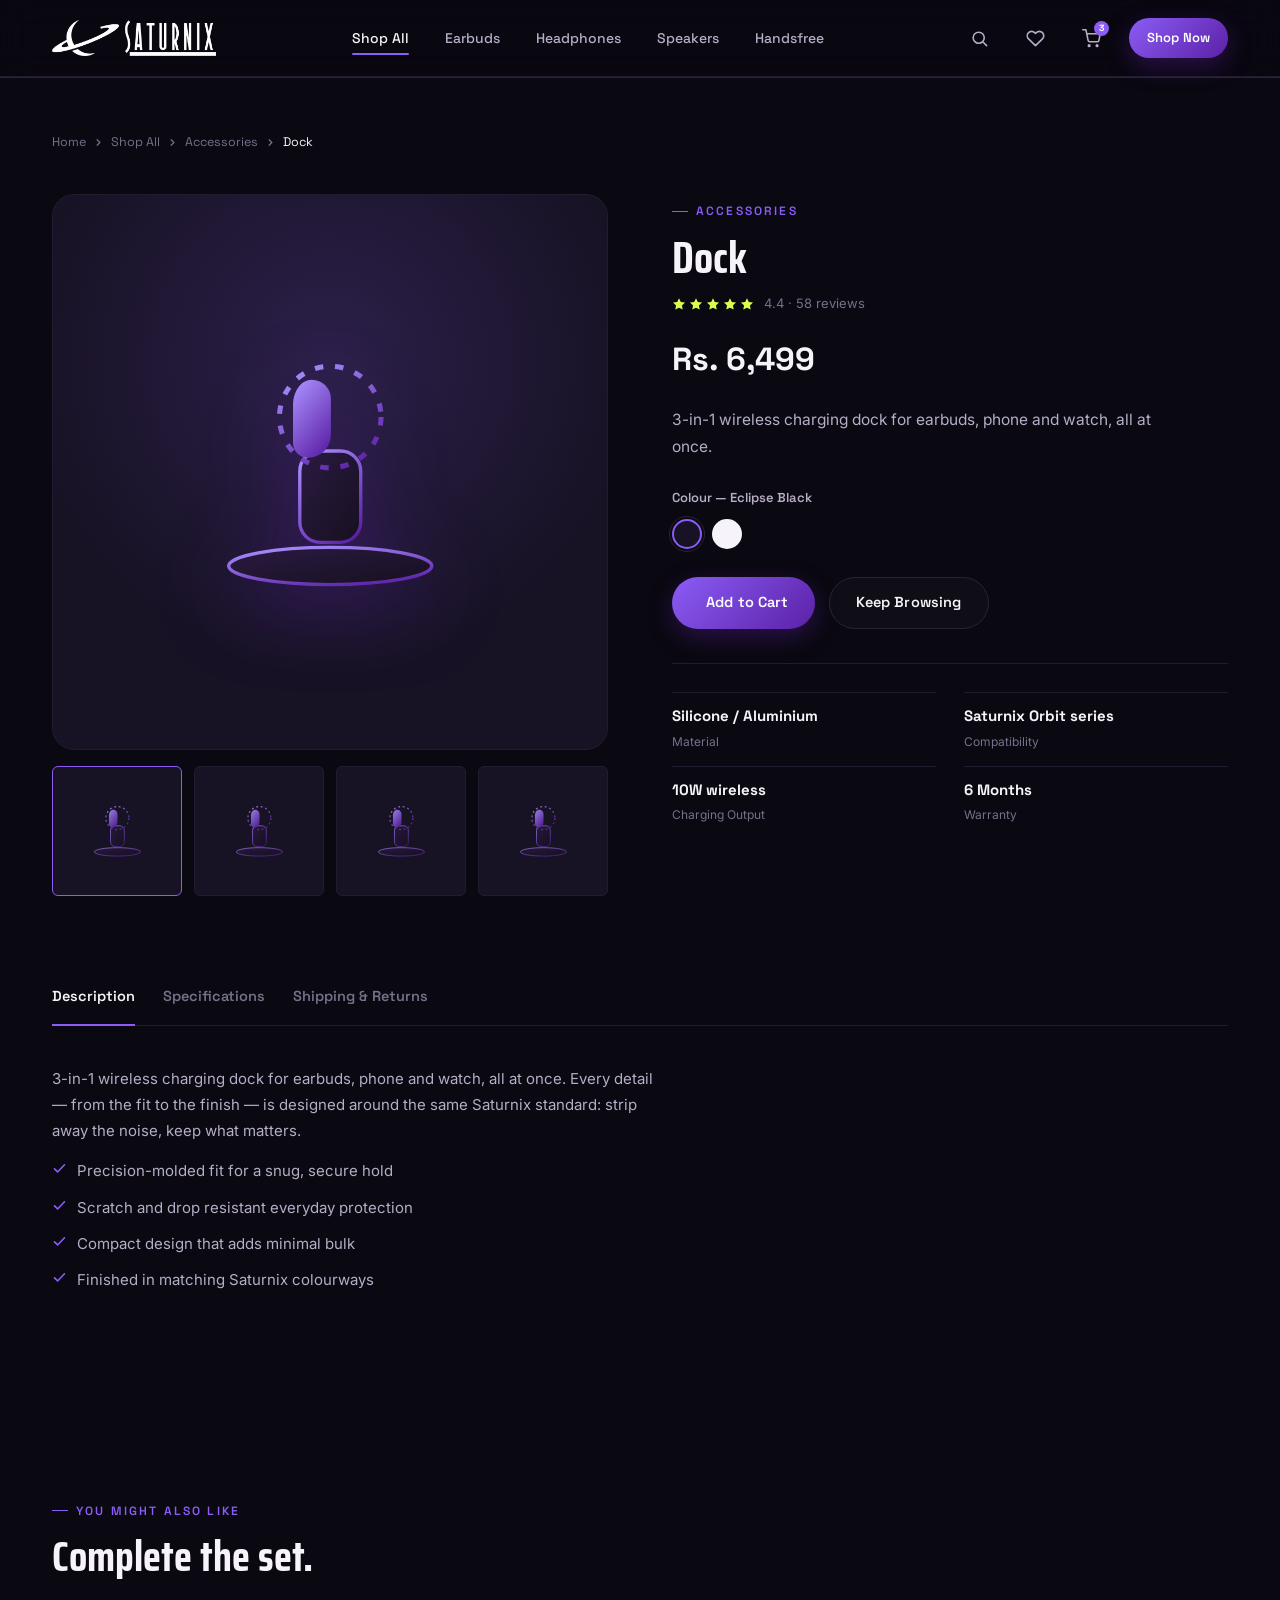
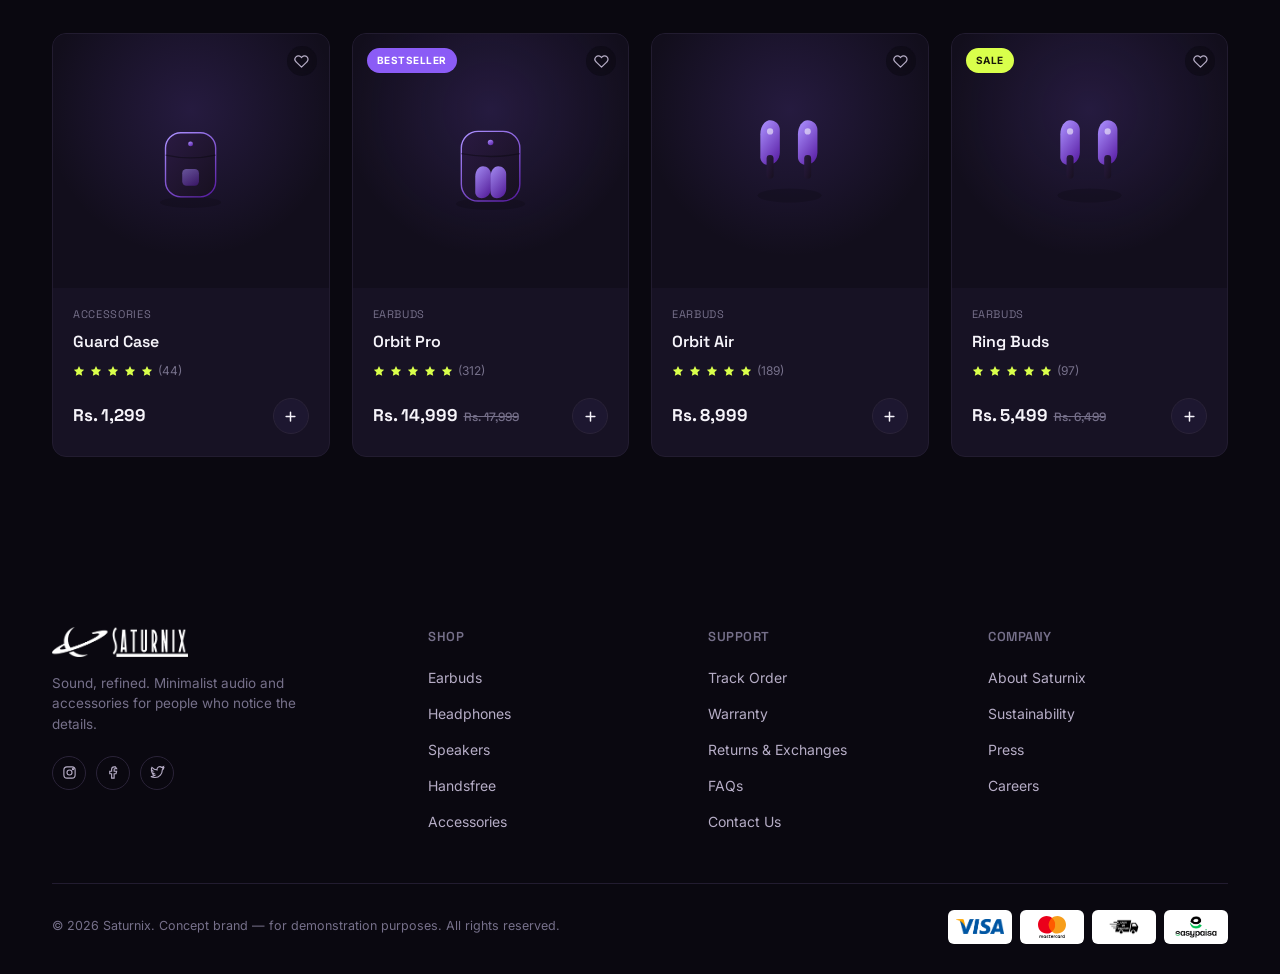
<file: dock.html>
<!DOCTYPE html>
<html lang="en">
<head>
<meta charset="UTF-8">
<meta name="viewport" content="width=device-width, initial-scale=1">
<title>Dock — Saturnix</title>
<meta name="description" content="3-in-1 wireless charging dock for earbuds, phone and watch, all at once. Rs. 6,499. Free delivery across Pakistan, 1-year Saturnix warranty.">
<link rel="icon" type="image/png" href="assets/99.png">
<link rel="stylesheet" href="assets/styles.css">
</head>
<body>

<header>
  <div class="wrap nav">
    <a class="logo" href="index.html"><img src="assets/66.png" alt="Saturnix"></a>
    <ul class="nav-links">
      <li><a href="shop.html" class="active">Shop All</a></li>
      <li><a href="shop.html?cat=Earbuds">Earbuds</a></li>
      <li><a href="shop.html?cat=Headphones">Headphones</a></li>
      <li><a href="shop.html?cat=Speakers">Speakers</a></li>
      <li><a href="shop.html?cat=Handsfree">Handsfree</a></li>
    </ul>
    <div class="nav-right">
      <button class="icon-btn" aria-label="Search"><svg viewBox="0 0 24 24" fill="none" stroke="currentColor" stroke-width="2" stroke-linecap="round"><circle cx="11" cy="11" r="7"/><path d="M21 21l-4.3-4.3"/></svg></button>
      <button class="icon-btn" aria-label="Wishlist"><svg viewBox="0 0 24 24" fill="none" stroke="currentColor" stroke-width="2" stroke-linecap="round" stroke-linejoin="round"><path d="M20.8 4.6a5.5 5.5 0 00-7.8 0L12 5.6l-1-1a5.5 5.5 0 00-7.8 7.8l1 1L12 21l7.8-7.6 1-1a5.5 5.5 0 000-7.8z"/></svg></button>
      <button class="icon-btn" aria-label="Cart"><svg viewBox="0 0 24 24" fill="none" stroke="currentColor" stroke-width="2" stroke-linecap="round" stroke-linejoin="round"><circle cx="9" cy="21" r="1"/><circle cx="19" cy="21" r="1"/><path d="M1 1h4l2.7 13.4a2 2 0 002 1.6h9.7a2 2 0 002-1.6L23 6H6"/></svg><span class="cart-count">3</span></button>
      <a class="btn btn-accent btn-sm" href="shop.html">Shop Now</a>
      <button class="burger" id="burgerBtn" aria-label="Menu"><span></span></button>
    </div>
  </div>
  <div id="mobile-panel">
    <a href="shop.html">Shop All</a>
    <a href="shop.html?cat=Earbuds">Earbuds</a>
    <a href="shop.html?cat=Headphones">Headphones</a>
    <a href="shop.html?cat=Speakers">Speakers</a>
    <a href="shop.html?cat=Handsfree">Handsfree</a>
    <a href="index.html#contact">Support</a>
  </div>
</header>

<main>
  <section class="page-head" style="padding-bottom:0;">
    <div class="wrap">
      <div class="breadcrumb"><a href="index.html">Home</a><svg viewBox="0 0 24 24" fill="none" stroke="currentColor" stroke-width="2.6" stroke-linecap="round" stroke-linejoin="round"><path d="M9 6l6 6-6 6"/></svg><a href="shop.html">Shop All</a><svg viewBox="0 0 24 24" fill="none" stroke="currentColor" stroke-width="2.6" stroke-linecap="round" stroke-linejoin="round"><path d="M9 6l6 6-6 6"/></svg><a href="shop.html?cat=Accessories">Accessories</a><svg viewBox="0 0 24 24" fill="none" stroke="currentColor" stroke-width="2.6" stroke-linecap="round" stroke-linejoin="round"><path d="M9 6l6 6-6 6"/></svg><span style="color:var(--ink);">Dock</span></div>
    </div>
  </section>

  <section style="padding-top:20px;">
    <div class="wrap pdp-grid">
      <div>
        <div class="pdp-gallery-main"><svg viewBox="0 0 200 200" fill="none" xmlns="http://www.w3.org/2000/svg">
  <defs>
    <linearGradient id="g-main-dock" x1="20%" y1="0%" x2="80%" y2="100%">
      <stop offset="0%" stop-color="#A78BFA"/>
      <stop offset="100%" stop-color="#5B21A6"/>
    </linearGradient>
    <linearGradient id="g-main-dock-dark" x1="0%" y1="0%" x2="100%" y2="100%">
      <stop offset="0%" stop-color="#2A1A42"/>
      <stop offset="100%" stop-color="#17101F"/>
    </linearGradient>
  </defs>
  <ellipse cx="100" cy="156" rx="60" ry="11" fill="url(#g-main-dock-dark)" stroke="url(#g-main-dock)" stroke-width="2"/>
  <rect x="82" y="88" width="36" height="54" rx="12" fill="url(#g-main-dock-dark)" stroke="url(#g-main-dock)" stroke-width="2"/>
  <circle cx="100" cy="68" r="30" fill="none" stroke="url(#g-main-dock)" stroke-width="3" stroke-dasharray="5 7"/>
  <g transform="translate(78,46)">
    <path d="M11 0C17.35 0 22.4 5.04 22.4 11.2V32C22.4 39.7 16.8 46 8.8 46C4 46 0 42 0 37.4V14.9C0 6.7 4.9 0 11 0Z" fill="url(#g-main-dock)"/>
  </g>
</svg></div>
        <div class="pdp-thumbs"><div class="pdp-thumb active"><svg viewBox="0 0 200 200" fill="none" xmlns="http://www.w3.org/2000/svg">
  <defs>
    <linearGradient id="g-thumb0-dock" x1="20%" y1="0%" x2="80%" y2="100%">
      <stop offset="0%" stop-color="#A78BFA"/>
      <stop offset="100%" stop-color="#5B21A6"/>
    </linearGradient>
    <linearGradient id="g-thumb0-dock-dark" x1="0%" y1="0%" x2="100%" y2="100%">
      <stop offset="0%" stop-color="#2A1A42"/>
      <stop offset="100%" stop-color="#17101F"/>
    </linearGradient>
  </defs>
  <ellipse cx="100" cy="156" rx="60" ry="11" fill="url(#g-thumb0-dock-dark)" stroke="url(#g-thumb0-dock)" stroke-width="2"/>
  <rect x="82" y="88" width="36" height="54" rx="12" fill="url(#g-thumb0-dock-dark)" stroke="url(#g-thumb0-dock)" stroke-width="2"/>
  <circle cx="100" cy="68" r="30" fill="none" stroke="url(#g-thumb0-dock)" stroke-width="3" stroke-dasharray="5 7"/>
  <g transform="translate(78,46)">
    <path d="M11 0C17.35 0 22.4 5.04 22.4 11.2V32C22.4 39.7 16.8 46 8.8 46C4 46 0 42 0 37.4V14.9C0 6.7 4.9 0 11 0Z" fill="url(#g-thumb0-dock)"/>
  </g>
</svg></div><div class="pdp-thumb"><svg viewBox="0 0 200 200" fill="none" xmlns="http://www.w3.org/2000/svg">
  <defs>
    <linearGradient id="g-thumb1-dock" x1="20%" y1="0%" x2="80%" y2="100%">
      <stop offset="0%" stop-color="#A78BFA"/>
      <stop offset="100%" stop-color="#5B21A6"/>
    </linearGradient>
    <linearGradient id="g-thumb1-dock-dark" x1="0%" y1="0%" x2="100%" y2="100%">
      <stop offset="0%" stop-color="#2A1A42"/>
      <stop offset="100%" stop-color="#17101F"/>
    </linearGradient>
  </defs>
  <ellipse cx="100" cy="156" rx="60" ry="11" fill="url(#g-thumb1-dock-dark)" stroke="url(#g-thumb1-dock)" stroke-width="2"/>
  <rect x="82" y="88" width="36" height="54" rx="12" fill="url(#g-thumb1-dock-dark)" stroke="url(#g-thumb1-dock)" stroke-width="2"/>
  <circle cx="100" cy="68" r="30" fill="none" stroke="url(#g-thumb1-dock)" stroke-width="3" stroke-dasharray="5 7"/>
  <g transform="translate(78,46)">
    <path d="M11 0C17.35 0 22.4 5.04 22.4 11.2V32C22.4 39.7 16.8 46 8.8 46C4 46 0 42 0 37.4V14.9C0 6.7 4.9 0 11 0Z" fill="url(#g-thumb1-dock)"/>
  </g>
</svg></div><div class="pdp-thumb"><svg viewBox="0 0 200 200" fill="none" xmlns="http://www.w3.org/2000/svg">
  <defs>
    <linearGradient id="g-thumb2-dock" x1="20%" y1="0%" x2="80%" y2="100%">
      <stop offset="0%" stop-color="#A78BFA"/>
      <stop offset="100%" stop-color="#5B21A6"/>
    </linearGradient>
    <linearGradient id="g-thumb2-dock-dark" x1="0%" y1="0%" x2="100%" y2="100%">
      <stop offset="0%" stop-color="#2A1A42"/>
      <stop offset="100%" stop-color="#17101F"/>
    </linearGradient>
  </defs>
  <ellipse cx="100" cy="156" rx="60" ry="11" fill="url(#g-thumb2-dock-dark)" stroke="url(#g-thumb2-dock)" stroke-width="2"/>
  <rect x="82" y="88" width="36" height="54" rx="12" fill="url(#g-thumb2-dock-dark)" stroke="url(#g-thumb2-dock)" stroke-width="2"/>
  <circle cx="100" cy="68" r="30" fill="none" stroke="url(#g-thumb2-dock)" stroke-width="3" stroke-dasharray="5 7"/>
  <g transform="translate(78,46)">
    <path d="M11 0C17.35 0 22.4 5.04 22.4 11.2V32C22.4 39.7 16.8 46 8.8 46C4 46 0 42 0 37.4V14.9C0 6.7 4.9 0 11 0Z" fill="url(#g-thumb2-dock)"/>
  </g>
</svg></div><div class="pdp-thumb"><svg viewBox="0 0 200 200" fill="none" xmlns="http://www.w3.org/2000/svg">
  <defs>
    <linearGradient id="g-thumb3-dock" x1="20%" y1="0%" x2="80%" y2="100%">
      <stop offset="0%" stop-color="#A78BFA"/>
      <stop offset="100%" stop-color="#5B21A6"/>
    </linearGradient>
    <linearGradient id="g-thumb3-dock-dark" x1="0%" y1="0%" x2="100%" y2="100%">
      <stop offset="0%" stop-color="#2A1A42"/>
      <stop offset="100%" stop-color="#17101F"/>
    </linearGradient>
  </defs>
  <ellipse cx="100" cy="156" rx="60" ry="11" fill="url(#g-thumb3-dock-dark)" stroke="url(#g-thumb3-dock)" stroke-width="2"/>
  <rect x="82" y="88" width="36" height="54" rx="12" fill="url(#g-thumb3-dock-dark)" stroke="url(#g-thumb3-dock)" stroke-width="2"/>
  <circle cx="100" cy="68" r="30" fill="none" stroke="url(#g-thumb3-dock)" stroke-width="3" stroke-dasharray="5 7"/>
  <g transform="translate(78,46)">
    <path d="M11 0C17.35 0 22.4 5.04 22.4 11.2V32C22.4 39.7 16.8 46 8.8 46C4 46 0 42 0 37.4V14.9C0 6.7 4.9 0 11 0Z" fill="url(#g-thumb3-dock)"/>
  </g>
</svg></div></div>
      </div>
      <div class="pdp-info">
        <span class="eyebrow">Accessories</span>
        <h1>Dock</h1>
        <div class="pdp-stars-row">
          <div class="pdp-stars"><svg viewBox="0 0 24 24" fill="currentColor"><path d="M12 2l3.1 6.6 7.2.9-5.3 5 1.4 7.1L12 18.3 5.6 21.6 7 14.5l-5.3-5 7.2-.9z"/></svg><svg viewBox="0 0 24 24" fill="currentColor"><path d="M12 2l3.1 6.6 7.2.9-5.3 5 1.4 7.1L12 18.3 5.6 21.6 7 14.5l-5.3-5 7.2-.9z"/></svg><svg viewBox="0 0 24 24" fill="currentColor"><path d="M12 2l3.1 6.6 7.2.9-5.3 5 1.4 7.1L12 18.3 5.6 21.6 7 14.5l-5.3-5 7.2-.9z"/></svg><svg viewBox="0 0 24 24" fill="currentColor"><path d="M12 2l3.1 6.6 7.2.9-5.3 5 1.4 7.1L12 18.3 5.6 21.6 7 14.5l-5.3-5 7.2-.9z"/></svg><svg viewBox="0 0 24 24" fill="currentColor"><path d="M12 2l3.1 6.6 7.2.9-5.3 5 1.4 7.1L12 18.3 5.6 21.6 7 14.5l-5.3-5 7.2-.9z"/></svg></div>
          <span>4.4 &middot; 58 reviews</span>
        </div>
        <div class="pdp-price-row">
          <span class="price-now">Rs. 6,499</span>
          
          
        </div>
        <p class="pdp-desc">3-in-1 wireless charging dock for earbuds, phone and watch, all at once.</p>
        <div class="pdp-colors">
          <h5>Colour — Eclipse Black</h5>
          <div class="color-row"><div class="color-dot active" style="background:#171224;" title="Eclipse Black"></div><div class="color-dot" style="background:#F6F4FA;" title="Lunar White"></div></div>
        </div>
        <div class="pdp-actions">
          <a class="btn btn-accent" href="#" onclick="event.preventDefault(); this.textContent='Added to Cart ✓';"><svg viewBox="0 0 24 24" fill="none" stroke="currentColor" stroke-width="2.4" stroke-linecap="round"><path d="M12 5v14M5 12h14"/></svg> Add to Cart</a>
          <a class="btn btn-ghost" href="shop.html">Keep Browsing</a>
        </div>
        <div class="pdp-quick-specs">
          <div class="spec-item"><b>Silicone / Aluminium</b><span>Material</span></div><div class="spec-item"><b>Saturnix Orbit series</b><span>Compatibility</span></div><div class="spec-item"><b>10W wireless</b><span>Charging Output</span></div><div class="spec-item"><b>6 Months</b><span>Warranty</span></div>
        </div>
      </div>
    </div>

    <div class="wrap">
      <div class="pdp-tabs-nav" id="pdpTabs">
        <button class="pdp-tab active" data-tab="desc">Description</button>
        <button class="pdp-tab" data-tab="specs">Specifications</button>
        <button class="pdp-tab" data-tab="ship">Shipping &amp; Returns</button>
      </div>
      <div class="pdp-tab-panel" data-panel="desc">
        <p>3-in-1 wireless charging dock for earbuds, phone and watch, all at once. Every detail — from the fit to the finish — is designed around the same Saturnix standard: strip away the noise, keep what matters.</p>
        <ul><li><svg viewBox="0 0 24 24" fill="none" stroke="currentColor" stroke-width="2.6" stroke-linecap="round" stroke-linejoin="round"><path d="M4 12.5l5 5L20 6"/></svg><span>Precision-molded fit for a snug, secure hold</span></li><li><svg viewBox="0 0 24 24" fill="none" stroke="currentColor" stroke-width="2.6" stroke-linecap="round" stroke-linejoin="round"><path d="M4 12.5l5 5L20 6"/></svg><span>Scratch and drop resistant everyday protection</span></li><li><svg viewBox="0 0 24 24" fill="none" stroke="currentColor" stroke-width="2.6" stroke-linecap="round" stroke-linejoin="round"><path d="M4 12.5l5 5L20 6"/></svg><span>Compact design that adds minimal bulk</span></li><li><svg viewBox="0 0 24 24" fill="none" stroke="currentColor" stroke-width="2.6" stroke-linecap="round" stroke-linejoin="round"><path d="M4 12.5l5 5L20 6"/></svg><span>Finished in matching Saturnix colourways</span></li></ul>
      </div>
      <div class="pdp-tab-panel" data-panel="specs" style="display:none;">
        <table class="spec-table"><tr><td>Material</td><td>Silicone / Aluminium</td></tr><tr><td>Compatibility</td><td>Saturnix Orbit series</td></tr><tr><td>Charging Output</td><td>10W wireless</td></tr><tr><td>Warranty</td><td>6 Months</td></tr></table>
      </div>
      <div class="pdp-tab-panel" data-panel="ship" style="display:none;">
        <p>Free nationwide delivery on all orders over Rs. 5,000 — 2 to 4 business days depending on your city. Cash on delivery available across Pakistan.</p>
        <ul>
          <li><svg viewBox="0 0 24 24" fill="none" stroke="currentColor" stroke-width="2.6" stroke-linecap="round" stroke-linejoin="round"><path d="M4 12.5l5 5L20 6"/></svg><span>7-day easy returns, no questions asked</span></li>
          <li><svg viewBox="0 0 24 24" fill="none" stroke="currentColor" stroke-width="2.6" stroke-linecap="round" stroke-linejoin="round"><path d="M4 12.5l5 5L20 6"/></svg><span>1-year Saturnix warranty on manufacturing defects</span></li>
          <li><svg viewBox="0 0 24 24" fill="none" stroke="currentColor" stroke-width="2.6" stroke-linecap="round" stroke-linejoin="round"><path d="M4 12.5l5 5L20 6"/></svg><span>Exchange available for size or colour within 7 days</span></li>
        </ul>
      </div>
    </div>
  </section>

  <section>
    <div class="wrap">
      <div class="section-head">
        <div>
          <span class="eyebrow">You might also like</span>
          <h2>Complete the set.</h2>
        </div>
      </div>
      <div class="prod-grid"><div class="prod-card">
  <a class="prod-link" href="case.html">
    <div class="prod-media">
      
      <button class="prod-wish" aria-label="Wishlist" onclick="event.preventDefault()"><svg viewBox="0 0 24 24" fill="none" stroke="currentColor" stroke-width="2" stroke-linecap="round" stroke-linejoin="round"><path d="M20.8 4.6a5.5 5.5 0 00-7.8 0L12 5.6l-1-1a5.5 5.5 0 00-7.8 7.8l1 1L12 21l7.8-7.6 1-1a5.5 5.5 0 000-7.8z"/></svg></button>
      <svg viewBox="0 0 200 200" fill="none" xmlns="http://www.w3.org/2000/svg">
  <defs>
    <linearGradient id="g-pc0-case" x1="20%" y1="0%" x2="80%" y2="100%">
      <stop offset="0%" stop-color="#A78BFA"/>
      <stop offset="100%" stop-color="#5B21A6"/>
    </linearGradient>
    <linearGradient id="g-pc0-case-dark" x1="0%" y1="0%" x2="100%" y2="100%">
      <stop offset="0%" stop-color="#2A1A42"/>
      <stop offset="100%" stop-color="#17101F"/>
    </linearGradient>
  </defs>
  <ellipse cx="100" cy="160" rx="44" ry="8" fill="#000" opacity="0.18"/>
  <rect x="64" y="60" width="72" height="92" rx="22" fill="url(#g-pc0-case-dark)" stroke="url(#g-pc0-case)" stroke-width="2"/>
  <path d="M64 92 Q100 100 136 92" stroke="#0A0810" stroke-width="2" opacity="0.5"/>
  <circle cx="100" cy="76" r="3.5" fill="url(#g-pc0-case)"/>
  <rect x="88" y="112" width="24" height="24" rx="6" fill="url(#g-pc0-case)" opacity="0.5"/>
</svg>
    </div>
    <div class="prod-body">
      <span class="prod-cat">Accessories</span>
      <span class="prod-name">Guard Case</span>
      <span class="prod-stars"><svg viewBox="0 0 24 24" fill="currentColor"><path d="M12 2l3.1 6.6 7.2.9-5.3 5 1.4 7.1L12 18.3 5.6 21.6 7 14.5l-5.3-5 7.2-.9z"/></svg><svg viewBox="0 0 24 24" fill="currentColor"><path d="M12 2l3.1 6.6 7.2.9-5.3 5 1.4 7.1L12 18.3 5.6 21.6 7 14.5l-5.3-5 7.2-.9z"/></svg><svg viewBox="0 0 24 24" fill="currentColor"><path d="M12 2l3.1 6.6 7.2.9-5.3 5 1.4 7.1L12 18.3 5.6 21.6 7 14.5l-5.3-5 7.2-.9z"/></svg><svg viewBox="0 0 24 24" fill="currentColor"><path d="M12 2l3.1 6.6 7.2.9-5.3 5 1.4 7.1L12 18.3 5.6 21.6 7 14.5l-5.3-5 7.2-.9z"/></svg><svg viewBox="0 0 24 24" fill="currentColor"><path d="M12 2l3.1 6.6 7.2.9-5.3 5 1.4 7.1L12 18.3 5.6 21.6 7 14.5l-5.3-5 7.2-.9z"/></svg> (44)</span>
      <div class="prod-foot">
        <span class="prod-price">Rs. 1,299</span>
        <button class="prod-add" aria-label="Add to cart" onclick="event.preventDefault()"><svg viewBox="0 0 24 24" fill="none" stroke="currentColor" stroke-width="2.4" stroke-linecap="round"><path d="M12 5v14M5 12h14"/></svg></button>
      </div>
    </div>
  </a>
</div>
<div class="prod-card">
  <a class="prod-link" href="orbit-pro.html">
    <div class="prod-media">
      <span class="prod-tag ">Bestseller</span>
      <button class="prod-wish" aria-label="Wishlist" onclick="event.preventDefault()"><svg viewBox="0 0 24 24" fill="none" stroke="currentColor" stroke-width="2" stroke-linecap="round" stroke-linejoin="round"><path d="M20.8 4.6a5.5 5.5 0 00-7.8 0L12 5.6l-1-1a5.5 5.5 0 00-7.8 7.8l1 1L12 21l7.8-7.6 1-1a5.5 5.5 0 000-7.8z"/></svg></button>
      <svg viewBox="0 0 200 200" fill="none" xmlns="http://www.w3.org/2000/svg">
  <defs>
    <linearGradient id="g-pc1-orbit-pro" x1="20%" y1="0%" x2="80%" y2="100%">
      <stop offset="0%" stop-color="#A78BFA"/>
      <stop offset="100%" stop-color="#5B21A6"/>
    </linearGradient>
    <linearGradient id="g-pc1-orbit-pro-dark" x1="0%" y1="0%" x2="100%" y2="100%">
      <stop offset="0%" stop-color="#2A1A42"/>
      <stop offset="100%" stop-color="#17101F"/>
    </linearGradient>
  </defs>
  <ellipse cx="100" cy="162" rx="50" ry="9" fill="#000" opacity="0.18"/>
  <rect x="58" y="58" width="84" height="100" rx="24" fill="url(#g-pc1-orbit-pro-dark)" stroke="url(#g-pc1-orbit-pro)" stroke-width="2"/>
  <path d="M58 90 Q100 98 142 90" stroke="#0A0810" stroke-width="2" opacity="0.5"/>
  <circle cx="100" cy="74" r="4" fill="url(#g-pc1-orbit-pro)"/>
  <g transform="translate(78,108)">
    <path d="M11 0C17.35 0 22.4 5.04 22.4 11.2V32C22.4 39.7 16.8 46 8.8 46C4 46 0 42 0 37.4V14.9C0 6.7 4.9 0 11 0Z" fill="url(#g-pc1-orbit-pro)" opacity="0.92"/>
  </g>
  <g transform="translate(100,108)">
    <path d="M11 0C17.35 0 22.4 5.04 22.4 11.2V32C22.4 39.7 16.8 46 8.8 46C4 46 0 42 0 37.4V14.9C0 6.7 4.9 0 11 0Z" fill="url(#g-pc1-orbit-pro)" opacity="0.92"/>
  </g>
</svg>
    </div>
    <div class="prod-body">
      <span class="prod-cat">Earbuds</span>
      <span class="prod-name">Orbit Pro</span>
      <span class="prod-stars"><svg viewBox="0 0 24 24" fill="currentColor"><path d="M12 2l3.1 6.6 7.2.9-5.3 5 1.4 7.1L12 18.3 5.6 21.6 7 14.5l-5.3-5 7.2-.9z"/></svg><svg viewBox="0 0 24 24" fill="currentColor"><path d="M12 2l3.1 6.6 7.2.9-5.3 5 1.4 7.1L12 18.3 5.6 21.6 7 14.5l-5.3-5 7.2-.9z"/></svg><svg viewBox="0 0 24 24" fill="currentColor"><path d="M12 2l3.1 6.6 7.2.9-5.3 5 1.4 7.1L12 18.3 5.6 21.6 7 14.5l-5.3-5 7.2-.9z"/></svg><svg viewBox="0 0 24 24" fill="currentColor"><path d="M12 2l3.1 6.6 7.2.9-5.3 5 1.4 7.1L12 18.3 5.6 21.6 7 14.5l-5.3-5 7.2-.9z"/></svg><svg viewBox="0 0 24 24" fill="currentColor"><path d="M12 2l3.1 6.6 7.2.9-5.3 5 1.4 7.1L12 18.3 5.6 21.6 7 14.5l-5.3-5 7.2-.9z"/></svg> (312)</span>
      <div class="prod-foot">
        <span class="prod-price">Rs. 14,999<small>Rs. 17,999</small></span>
        <button class="prod-add" aria-label="Add to cart" onclick="event.preventDefault()"><svg viewBox="0 0 24 24" fill="none" stroke="currentColor" stroke-width="2.4" stroke-linecap="round"><path d="M12 5v14M5 12h14"/></svg></button>
      </div>
    </div>
  </a>
</div>
<div class="prod-card">
  <a class="prod-link" href="orbit-air.html">
    <div class="prod-media">
      
      <button class="prod-wish" aria-label="Wishlist" onclick="event.preventDefault()"><svg viewBox="0 0 24 24" fill="none" stroke="currentColor" stroke-width="2" stroke-linecap="round" stroke-linejoin="round"><path d="M20.8 4.6a5.5 5.5 0 00-7.8 0L12 5.6l-1-1a5.5 5.5 0 00-7.8 7.8l1 1L12 21l7.8-7.6 1-1a5.5 5.5 0 000-7.8z"/></svg></button>
      <svg viewBox="0 0 200 200" fill="none" xmlns="http://www.w3.org/2000/svg">
  <defs>
    <linearGradient id="g-pc2-orbit-air" x1="20%" y1="0%" x2="80%" y2="100%">
      <stop offset="0%" stop-color="#A78BFA"/>
      <stop offset="100%" stop-color="#5B21A6"/>
    </linearGradient>
    <linearGradient id="g-pc2-orbit-air-dark" x1="0%" y1="0%" x2="100%" y2="100%">
      <stop offset="0%" stop-color="#2A1A42"/>
      <stop offset="100%" stop-color="#17101F"/>
    </linearGradient>
  </defs>
  <ellipse cx="100" cy="150" rx="46" ry="10" fill="#000" opacity="0.18"/>
  <g transform="translate(58,42)">
    <path d="M14 0C21.7 0 28 6.3 28 14V46C28 56 21 64 11 64C5 64 0 59 0 53V20C0 9 6.3 0 14 0Z" fill="url(#g-pc2-orbit-air)"/>
    <rect x="9" y="50" width="10" height="34" rx="5" fill="url(#g-pc2-orbit-air-dark)"/>
    <circle cx="14" cy="16" r="4.5" fill="#fff" opacity="0.55"/>
  </g>
  <g transform="translate(112,42)">
    <path d="M14 0C21.7 0 28 6.3 28 14V46C28 56 21 64 11 64C5 64 0 59 0 53V20C0 9 6.3 0 14 0Z" fill="url(#g-pc2-orbit-air)"/>
    <rect x="9" y="50" width="10" height="34" rx="5" fill="url(#g-pc2-orbit-air-dark)"/>
    <circle cx="14" cy="16" r="4.5" fill="#fff" opacity="0.55"/>
  </g>
</svg>
    </div>
    <div class="prod-body">
      <span class="prod-cat">Earbuds</span>
      <span class="prod-name">Orbit Air</span>
      <span class="prod-stars"><svg viewBox="0 0 24 24" fill="currentColor"><path d="M12 2l3.1 6.6 7.2.9-5.3 5 1.4 7.1L12 18.3 5.6 21.6 7 14.5l-5.3-5 7.2-.9z"/></svg><svg viewBox="0 0 24 24" fill="currentColor"><path d="M12 2l3.1 6.6 7.2.9-5.3 5 1.4 7.1L12 18.3 5.6 21.6 7 14.5l-5.3-5 7.2-.9z"/></svg><svg viewBox="0 0 24 24" fill="currentColor"><path d="M12 2l3.1 6.6 7.2.9-5.3 5 1.4 7.1L12 18.3 5.6 21.6 7 14.5l-5.3-5 7.2-.9z"/></svg><svg viewBox="0 0 24 24" fill="currentColor"><path d="M12 2l3.1 6.6 7.2.9-5.3 5 1.4 7.1L12 18.3 5.6 21.6 7 14.5l-5.3-5 7.2-.9z"/></svg><svg viewBox="0 0 24 24" fill="currentColor"><path d="M12 2l3.1 6.6 7.2.9-5.3 5 1.4 7.1L12 18.3 5.6 21.6 7 14.5l-5.3-5 7.2-.9z"/></svg> (189)</span>
      <div class="prod-foot">
        <span class="prod-price">Rs. 8,999</span>
        <button class="prod-add" aria-label="Add to cart" onclick="event.preventDefault()"><svg viewBox="0 0 24 24" fill="none" stroke="currentColor" stroke-width="2.4" stroke-linecap="round"><path d="M12 5v14M5 12h14"/></svg></button>
      </div>
    </div>
  </a>
</div>
<div class="prod-card">
  <a class="prod-link" href="ring-buds.html">
    <div class="prod-media">
      <span class="prod-tag tag-sale">Sale</span>
      <button class="prod-wish" aria-label="Wishlist" onclick="event.preventDefault()"><svg viewBox="0 0 24 24" fill="none" stroke="currentColor" stroke-width="2" stroke-linecap="round" stroke-linejoin="round"><path d="M20.8 4.6a5.5 5.5 0 00-7.8 0L12 5.6l-1-1a5.5 5.5 0 00-7.8 7.8l1 1L12 21l7.8-7.6 1-1a5.5 5.5 0 000-7.8z"/></svg></button>
      <svg viewBox="0 0 200 200" fill="none" xmlns="http://www.w3.org/2000/svg">
  <defs>
    <linearGradient id="g-pc3-ring-buds" x1="20%" y1="0%" x2="80%" y2="100%">
      <stop offset="0%" stop-color="#A78BFA"/>
      <stop offset="100%" stop-color="#5B21A6"/>
    </linearGradient>
    <linearGradient id="g-pc3-ring-buds-dark" x1="0%" y1="0%" x2="100%" y2="100%">
      <stop offset="0%" stop-color="#2A1A42"/>
      <stop offset="100%" stop-color="#17101F"/>
    </linearGradient>
  </defs>
  <ellipse cx="100" cy="150" rx="46" ry="10" fill="#000" opacity="0.18"/>
  <g transform="translate(58,42)">
    <path d="M14 0C21.7 0 28 6.3 28 14V46C28 56 21 64 11 64C5 64 0 59 0 53V20C0 9 6.3 0 14 0Z" fill="url(#g-pc3-ring-buds)"/>
    <rect x="9" y="50" width="10" height="34" rx="5" fill="url(#g-pc3-ring-buds-dark)"/>
    <circle cx="14" cy="16" r="4.5" fill="#fff" opacity="0.55"/>
  </g>
  <g transform="translate(112,42)">
    <path d="M14 0C21.7 0 28 6.3 28 14V46C28 56 21 64 11 64C5 64 0 59 0 53V20C0 9 6.3 0 14 0Z" fill="url(#g-pc3-ring-buds)"/>
    <rect x="9" y="50" width="10" height="34" rx="5" fill="url(#g-pc3-ring-buds-dark)"/>
    <circle cx="14" cy="16" r="4.5" fill="#fff" opacity="0.55"/>
  </g>
</svg>
    </div>
    <div class="prod-body">
      <span class="prod-cat">Earbuds</span>
      <span class="prod-name">Ring Buds</span>
      <span class="prod-stars"><svg viewBox="0 0 24 24" fill="currentColor"><path d="M12 2l3.1 6.6 7.2.9-5.3 5 1.4 7.1L12 18.3 5.6 21.6 7 14.5l-5.3-5 7.2-.9z"/></svg><svg viewBox="0 0 24 24" fill="currentColor"><path d="M12 2l3.1 6.6 7.2.9-5.3 5 1.4 7.1L12 18.3 5.6 21.6 7 14.5l-5.3-5 7.2-.9z"/></svg><svg viewBox="0 0 24 24" fill="currentColor"><path d="M12 2l3.1 6.6 7.2.9-5.3 5 1.4 7.1L12 18.3 5.6 21.6 7 14.5l-5.3-5 7.2-.9z"/></svg><svg viewBox="0 0 24 24" fill="currentColor"><path d="M12 2l3.1 6.6 7.2.9-5.3 5 1.4 7.1L12 18.3 5.6 21.6 7 14.5l-5.3-5 7.2-.9z"/></svg><svg viewBox="0 0 24 24" fill="currentColor"><path d="M12 2l3.1 6.6 7.2.9-5.3 5 1.4 7.1L12 18.3 5.6 21.6 7 14.5l-5.3-5 7.2-.9z"/></svg> (97)</span>
      <div class="prod-foot">
        <span class="prod-price">Rs. 5,499<small>Rs. 6,499</small></span>
        <button class="prod-add" aria-label="Add to cart" onclick="event.preventDefault()"><svg viewBox="0 0 24 24" fill="none" stroke="currentColor" stroke-width="2.4" stroke-linecap="round"><path d="M12 5v14M5 12h14"/></svg></button>
      </div>
    </div>
  </a>
</div></div>
    </div>
  </section>
</main>

<footer>
  <div class="wrap">
    <div class="foot-top">
      <div class="foot-brand">
        <img src="assets/66.png" alt="Saturnix">
        <p>Sound, refined. Minimalist audio and accessories for people who notice the details.</p>
        <div class="foot-socials">
          <a href="#" aria-label="Instagram"><svg viewBox="0 0 24 24" fill="none" stroke="currentColor" stroke-width="1.8"><rect x="3" y="3" width="18" height="18" rx="5"/><circle cx="12" cy="12" r="4"/><circle cx="17.5" cy="6.5" r="1"/></svg></a>
          <a href="#" aria-label="Facebook"><svg viewBox="0 0 24 24" fill="none" stroke="currentColor" stroke-width="1.8"><path d="M15 3h-2a4 4 0 00-4 4v3H6v4h3v7h4v-7h3l1-4h-4V7a1 1 0 011-1h3z"/></svg></a>
          <a href="#" aria-label="Twitter"><svg viewBox="0 0 24 24" fill="none" stroke="currentColor" stroke-width="1.8"><path d="M22 4.5c-.8.4-1.6.6-2.5.8a4.3 4.3 0 001.9-2.4c-.8.5-1.8.9-2.7 1.1a4.3 4.3 0 00-7.3 3.9A12.2 12.2 0 013 3.9a4.3 4.3 0 001.3 5.7c-.7 0-1.4-.2-2-.5v.1a4.3 4.3 0 003.4 4.2c-.6.2-1.3.2-2 .1a4.3 4.3 0 004 3 8.6 8.6 0 01-6.3 1.8A12.1 12.1 0 0008 20c7.5 0 11.6-6.2 11.6-11.6v-.5c.8-.6 1.5-1.3 2-2.1z"/></svg></a>
        </div>
      </div>
      <div class="foot-col">
        <h5>Shop</h5>
        <ul>
          <li><a href="shop.html?cat=Earbuds">Earbuds</a></li>
          <li><a href="shop.html?cat=Headphones">Headphones</a></li>
          <li><a href="shop.html?cat=Speakers">Speakers</a></li>
          <li><a href="shop.html?cat=Handsfree">Handsfree</a></li>
          <li><a href="shop.html?cat=Accessories">Accessories</a></li>
        </ul>
      </div>
      <div class="foot-col">
        <h5>Support</h5>
        <ul>
          <li><a href="#">Track Order</a></li>
          <li><a href="#">Warranty</a></li>
          <li><a href="#">Returns &amp; Exchanges</a></li>
          <li><a href="#">FAQs</a></li>
          <li><a href="#">Contact Us</a></li>
        </ul>
      </div>
      <div class="foot-col">
        <h5>Company</h5>
        <ul>
          <li><a href="#">About Saturnix</a></li>
          <li><a href="#">Sustainability</a></li>
          <li><a href="#">Press</a></li>
          <li><a href="#">Careers</a></li>
        </ul>
      </div>
    </div>
    <div class="foot-bottom">
      <p>© 2026 Saturnix. Concept brand — for demonstration purposes. All rights reserved.</p>
      <div class="foot-pay">
        <img src="assets/VISA-Logo-2006.png" alt="Visa"><img src="assets/Mastercard-logo.svg" alt="Mastercard"><img src="assets/CASH ON DELIVERY.png" alt="Cash on Delivery"><img src="assets/easypaisa-new-logo-png_seeklogo-500291.png" alt="EasyPaisa">
      </div>
    </div>
  </div>
</footer>

<script>
  const pdpTabs = document.querySelectorAll('.pdp-tab');
  const panels = document.querySelectorAll('.pdp-tab-panel');
  pdpTabs.forEach(tab => {
    tab.addEventListener('click', () => {
      pdpTabs.forEach(t => t.classList.remove('active'));
      tab.classList.add('active');
      panels.forEach(p => p.style.display = (p.dataset.panel === tab.dataset.tab) ? '' : 'none');
    });
  });
  document.querySelectorAll('.pdp-thumb').forEach(th => {
    th.addEventListener('click', () => {
      document.querySelectorAll('.pdp-thumb').forEach(x => x.classList.remove('active'));
      th.classList.add('active');
    });
  });
  document.querySelectorAll('.color-dot').forEach(dot => {
    dot.addEventListener('click', () => {
      document.querySelectorAll('.color-dot').forEach(x => x.classList.remove('active'));
      dot.classList.add('active');
    });
  });
</script>

<script>
  const burger = document.getElementById('burgerBtn');
  const panel = document.getElementById('mobile-panel');
  if (burger) {
    burger.addEventListener('click', () => {
      panel.classList.toggle('open');
    });
    panel.querySelectorAll('a').forEach(a => a.addEventListener('click', () => panel.classList.remove('open')));
  }
  // header solidify on scroll
  const hdr = document.querySelector('header');
  window.addEventListener('scroll', () => {
    if (window.scrollY > 8) hdr.style.borderBottomColor = 'var(--line)';
  });
</script>
</body>
</html>
</file>
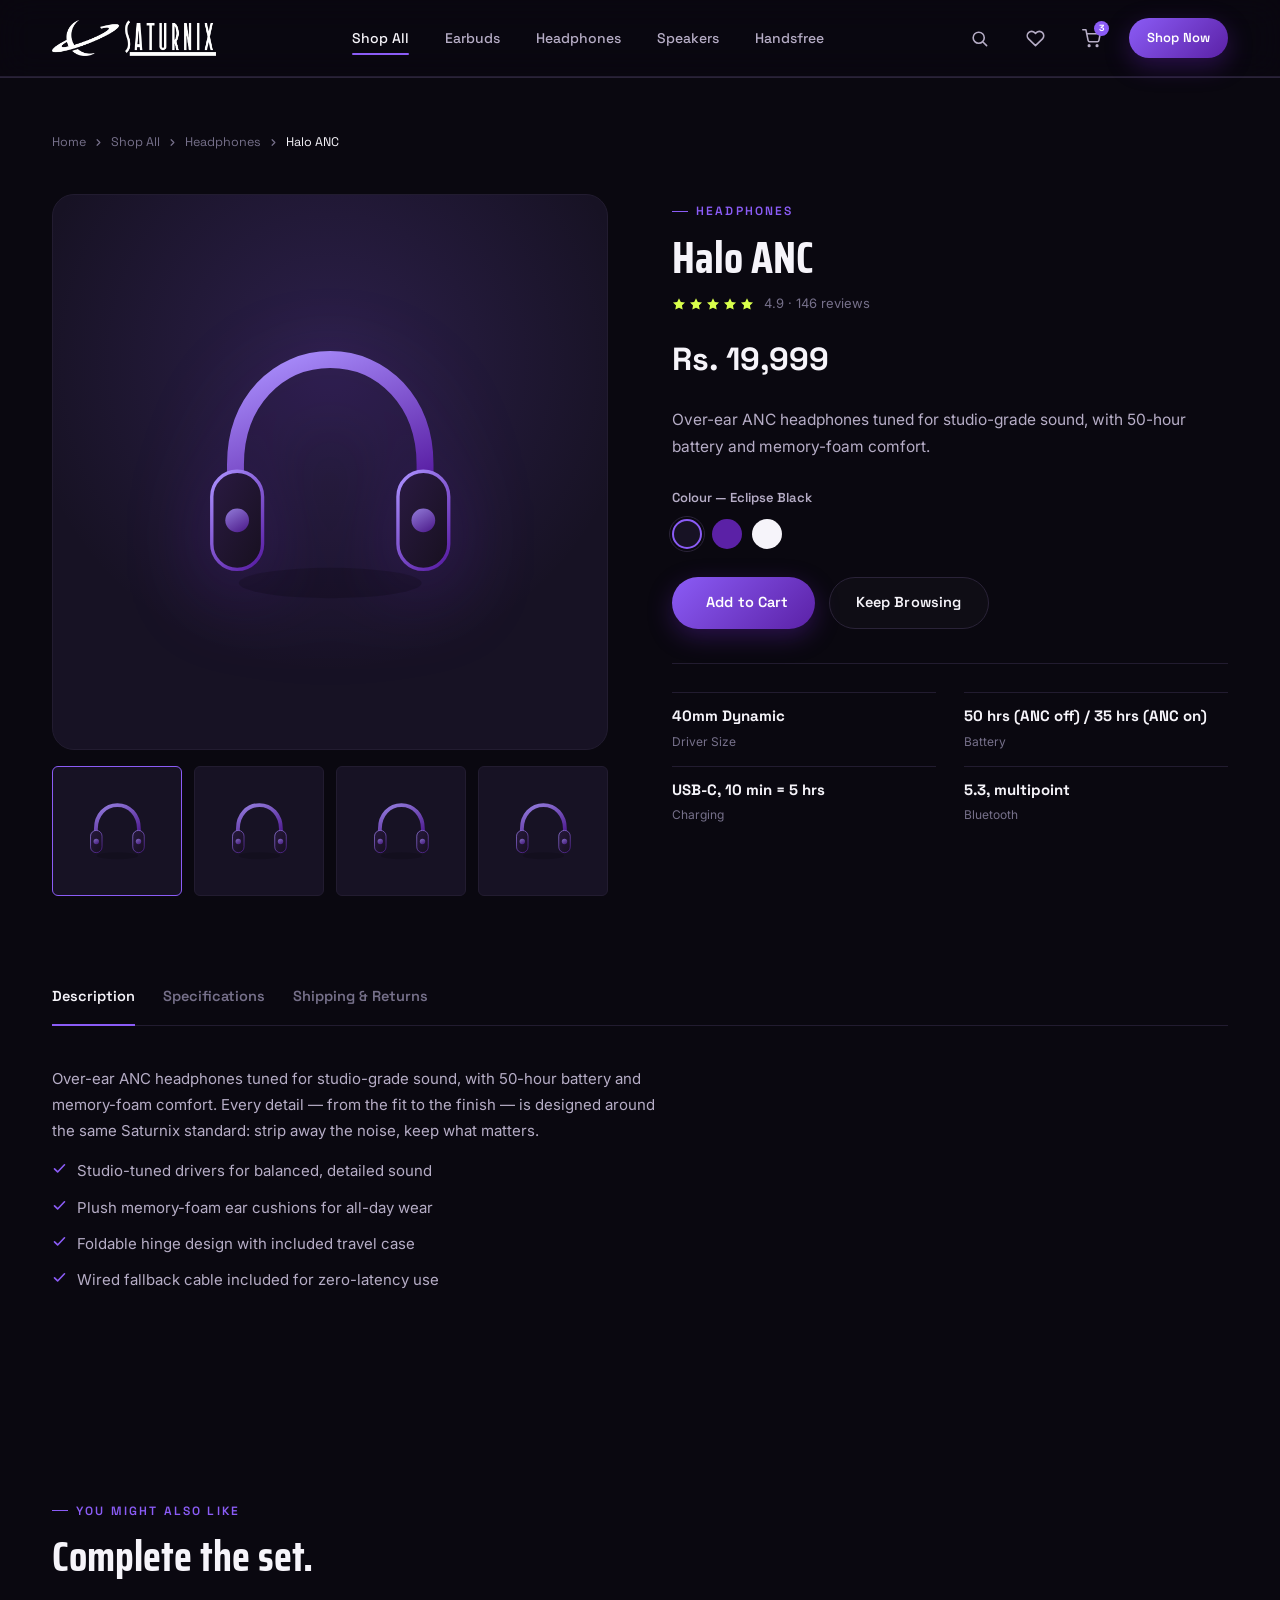
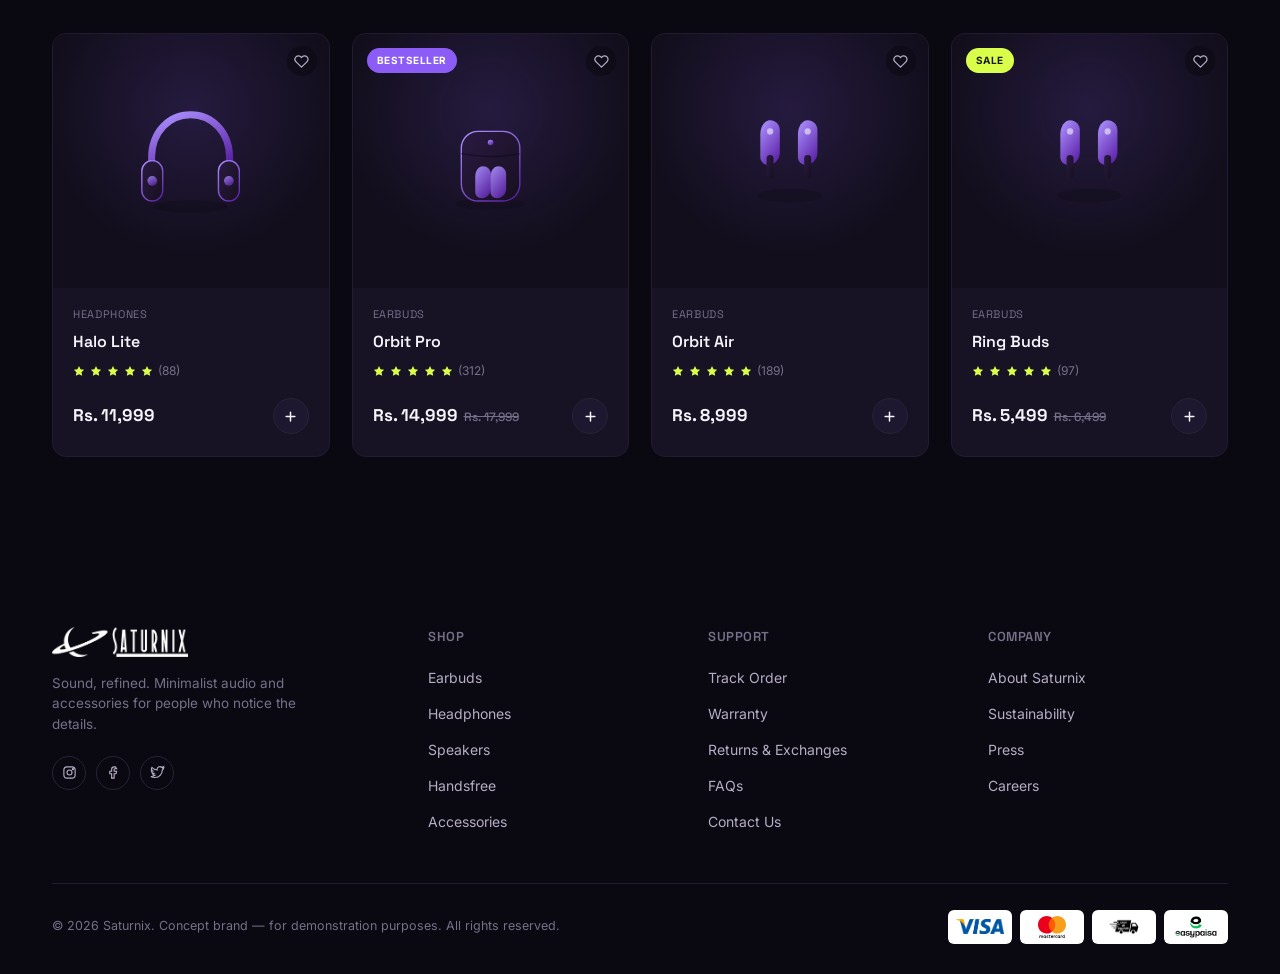
<file: halo-anc.html>
<!DOCTYPE html>
<html lang="en">
<head>
<meta charset="UTF-8">
<meta name="viewport" content="width=device-width, initial-scale=1">
<title>Halo ANC — Saturnix</title>
<meta name="description" content="Over-ear ANC headphones tuned for studio-grade sound, with 50-hour battery and memory-foam comfort. Rs. 19,999. Free delivery across Pakistan, 1-year Saturnix warranty.">
<link rel="icon" type="image/png" href="assets/99.png">
<link rel="stylesheet" href="assets/styles.css">
</head>
<body>

<header>
  <div class="wrap nav">
    <a class="logo" href="index.html"><img src="assets/66.png" alt="Saturnix"></a>
    <ul class="nav-links">
      <li><a href="shop.html" class="active">Shop All</a></li>
      <li><a href="shop.html?cat=Earbuds">Earbuds</a></li>
      <li><a href="shop.html?cat=Headphones">Headphones</a></li>
      <li><a href="shop.html?cat=Speakers">Speakers</a></li>
      <li><a href="shop.html?cat=Handsfree">Handsfree</a></li>
    </ul>
    <div class="nav-right">
      <button class="icon-btn" aria-label="Search"><svg viewBox="0 0 24 24" fill="none" stroke="currentColor" stroke-width="2" stroke-linecap="round"><circle cx="11" cy="11" r="7"/><path d="M21 21l-4.3-4.3"/></svg></button>
      <button class="icon-btn" aria-label="Wishlist"><svg viewBox="0 0 24 24" fill="none" stroke="currentColor" stroke-width="2" stroke-linecap="round" stroke-linejoin="round"><path d="M20.8 4.6a5.5 5.5 0 00-7.8 0L12 5.6l-1-1a5.5 5.5 0 00-7.8 7.8l1 1L12 21l7.8-7.6 1-1a5.5 5.5 0 000-7.8z"/></svg></button>
      <button class="icon-btn" aria-label="Cart"><svg viewBox="0 0 24 24" fill="none" stroke="currentColor" stroke-width="2" stroke-linecap="round" stroke-linejoin="round"><circle cx="9" cy="21" r="1"/><circle cx="19" cy="21" r="1"/><path d="M1 1h4l2.7 13.4a2 2 0 002 1.6h9.7a2 2 0 002-1.6L23 6H6"/></svg><span class="cart-count">3</span></button>
      <a class="btn btn-accent btn-sm" href="shop.html">Shop Now</a>
      <button class="burger" id="burgerBtn" aria-label="Menu"><span></span></button>
    </div>
  </div>
  <div id="mobile-panel">
    <a href="shop.html">Shop All</a>
    <a href="shop.html?cat=Earbuds">Earbuds</a>
    <a href="shop.html?cat=Headphones">Headphones</a>
    <a href="shop.html?cat=Speakers">Speakers</a>
    <a href="shop.html?cat=Handsfree">Handsfree</a>
    <a href="index.html#contact">Support</a>
  </div>
</header>

<main>
  <section class="page-head" style="padding-bottom:0;">
    <div class="wrap">
      <div class="breadcrumb"><a href="index.html">Home</a><svg viewBox="0 0 24 24" fill="none" stroke="currentColor" stroke-width="2.6" stroke-linecap="round" stroke-linejoin="round"><path d="M9 6l6 6-6 6"/></svg><a href="shop.html">Shop All</a><svg viewBox="0 0 24 24" fill="none" stroke="currentColor" stroke-width="2.6" stroke-linecap="round" stroke-linejoin="round"><path d="M9 6l6 6-6 6"/></svg><a href="shop.html?cat=Headphones">Headphones</a><svg viewBox="0 0 24 24" fill="none" stroke="currentColor" stroke-width="2.6" stroke-linecap="round" stroke-linejoin="round"><path d="M9 6l6 6-6 6"/></svg><span style="color:var(--ink);">Halo ANC</span></div>
    </div>
  </section>

  <section style="padding-top:20px;">
    <div class="wrap pdp-grid">
      <div>
        <div class="pdp-gallery-main"><svg viewBox="0 0 200 200" fill="none" xmlns="http://www.w3.org/2000/svg">
  <defs>
    <linearGradient id="g-main-halo-anc" x1="20%" y1="0%" x2="80%" y2="100%">
      <stop offset="0%" stop-color="#A78BFA"/>
      <stop offset="100%" stop-color="#5B21A6"/>
    </linearGradient>
    <linearGradient id="g-main-halo-anc-dark" x1="0%" y1="0%" x2="100%" y2="100%">
      <stop offset="0%" stop-color="#2A1A42"/>
      <stop offset="100%" stop-color="#17101F"/>
    </linearGradient>
  </defs>
  <ellipse cx="100" cy="166" rx="54" ry="9" fill="#000" opacity="0.18"/>
  <path d="M44 110V96C44 59 69 34 100 34C131 34 156 59 156 96V110" stroke="url(#g-main-halo-anc)" stroke-width="10" stroke-linecap="round" fill="none"/>
  <rect x="30" y="100" width="30" height="58" rx="15" fill="url(#g-main-halo-anc-dark)" stroke="url(#g-main-halo-anc)" stroke-width="2"/>
  <rect x="140" y="100" width="30" height="58" rx="15" fill="url(#g-main-halo-anc-dark)" stroke="url(#g-main-halo-anc)" stroke-width="2"/>
  <circle cx="45" cy="129" r="7" fill="url(#g-main-halo-anc)" opacity="0.8"/>
  <circle cx="155" cy="129" r="7" fill="url(#g-main-halo-anc)" opacity="0.8"/>
</svg></div>
        <div class="pdp-thumbs"><div class="pdp-thumb active"><svg viewBox="0 0 200 200" fill="none" xmlns="http://www.w3.org/2000/svg">
  <defs>
    <linearGradient id="g-thumb0-halo-anc" x1="20%" y1="0%" x2="80%" y2="100%">
      <stop offset="0%" stop-color="#A78BFA"/>
      <stop offset="100%" stop-color="#5B21A6"/>
    </linearGradient>
    <linearGradient id="g-thumb0-halo-anc-dark" x1="0%" y1="0%" x2="100%" y2="100%">
      <stop offset="0%" stop-color="#2A1A42"/>
      <stop offset="100%" stop-color="#17101F"/>
    </linearGradient>
  </defs>
  <ellipse cx="100" cy="166" rx="54" ry="9" fill="#000" opacity="0.18"/>
  <path d="M44 110V96C44 59 69 34 100 34C131 34 156 59 156 96V110" stroke="url(#g-thumb0-halo-anc)" stroke-width="10" stroke-linecap="round" fill="none"/>
  <rect x="30" y="100" width="30" height="58" rx="15" fill="url(#g-thumb0-halo-anc-dark)" stroke="url(#g-thumb0-halo-anc)" stroke-width="2"/>
  <rect x="140" y="100" width="30" height="58" rx="15" fill="url(#g-thumb0-halo-anc-dark)" stroke="url(#g-thumb0-halo-anc)" stroke-width="2"/>
  <circle cx="45" cy="129" r="7" fill="url(#g-thumb0-halo-anc)" opacity="0.8"/>
  <circle cx="155" cy="129" r="7" fill="url(#g-thumb0-halo-anc)" opacity="0.8"/>
</svg></div><div class="pdp-thumb"><svg viewBox="0 0 200 200" fill="none" xmlns="http://www.w3.org/2000/svg">
  <defs>
    <linearGradient id="g-thumb1-halo-anc" x1="20%" y1="0%" x2="80%" y2="100%">
      <stop offset="0%" stop-color="#A78BFA"/>
      <stop offset="100%" stop-color="#5B21A6"/>
    </linearGradient>
    <linearGradient id="g-thumb1-halo-anc-dark" x1="0%" y1="0%" x2="100%" y2="100%">
      <stop offset="0%" stop-color="#2A1A42"/>
      <stop offset="100%" stop-color="#17101F"/>
    </linearGradient>
  </defs>
  <ellipse cx="100" cy="166" rx="54" ry="9" fill="#000" opacity="0.18"/>
  <path d="M44 110V96C44 59 69 34 100 34C131 34 156 59 156 96V110" stroke="url(#g-thumb1-halo-anc)" stroke-width="10" stroke-linecap="round" fill="none"/>
  <rect x="30" y="100" width="30" height="58" rx="15" fill="url(#g-thumb1-halo-anc-dark)" stroke="url(#g-thumb1-halo-anc)" stroke-width="2"/>
  <rect x="140" y="100" width="30" height="58" rx="15" fill="url(#g-thumb1-halo-anc-dark)" stroke="url(#g-thumb1-halo-anc)" stroke-width="2"/>
  <circle cx="45" cy="129" r="7" fill="url(#g-thumb1-halo-anc)" opacity="0.8"/>
  <circle cx="155" cy="129" r="7" fill="url(#g-thumb1-halo-anc)" opacity="0.8"/>
</svg></div><div class="pdp-thumb"><svg viewBox="0 0 200 200" fill="none" xmlns="http://www.w3.org/2000/svg">
  <defs>
    <linearGradient id="g-thumb2-halo-anc" x1="20%" y1="0%" x2="80%" y2="100%">
      <stop offset="0%" stop-color="#A78BFA"/>
      <stop offset="100%" stop-color="#5B21A6"/>
    </linearGradient>
    <linearGradient id="g-thumb2-halo-anc-dark" x1="0%" y1="0%" x2="100%" y2="100%">
      <stop offset="0%" stop-color="#2A1A42"/>
      <stop offset="100%" stop-color="#17101F"/>
    </linearGradient>
  </defs>
  <ellipse cx="100" cy="166" rx="54" ry="9" fill="#000" opacity="0.18"/>
  <path d="M44 110V96C44 59 69 34 100 34C131 34 156 59 156 96V110" stroke="url(#g-thumb2-halo-anc)" stroke-width="10" stroke-linecap="round" fill="none"/>
  <rect x="30" y="100" width="30" height="58" rx="15" fill="url(#g-thumb2-halo-anc-dark)" stroke="url(#g-thumb2-halo-anc)" stroke-width="2"/>
  <rect x="140" y="100" width="30" height="58" rx="15" fill="url(#g-thumb2-halo-anc-dark)" stroke="url(#g-thumb2-halo-anc)" stroke-width="2"/>
  <circle cx="45" cy="129" r="7" fill="url(#g-thumb2-halo-anc)" opacity="0.8"/>
  <circle cx="155" cy="129" r="7" fill="url(#g-thumb2-halo-anc)" opacity="0.8"/>
</svg></div><div class="pdp-thumb"><svg viewBox="0 0 200 200" fill="none" xmlns="http://www.w3.org/2000/svg">
  <defs>
    <linearGradient id="g-thumb3-halo-anc" x1="20%" y1="0%" x2="80%" y2="100%">
      <stop offset="0%" stop-color="#A78BFA"/>
      <stop offset="100%" stop-color="#5B21A6"/>
    </linearGradient>
    <linearGradient id="g-thumb3-halo-anc-dark" x1="0%" y1="0%" x2="100%" y2="100%">
      <stop offset="0%" stop-color="#2A1A42"/>
      <stop offset="100%" stop-color="#17101F"/>
    </linearGradient>
  </defs>
  <ellipse cx="100" cy="166" rx="54" ry="9" fill="#000" opacity="0.18"/>
  <path d="M44 110V96C44 59 69 34 100 34C131 34 156 59 156 96V110" stroke="url(#g-thumb3-halo-anc)" stroke-width="10" stroke-linecap="round" fill="none"/>
  <rect x="30" y="100" width="30" height="58" rx="15" fill="url(#g-thumb3-halo-anc-dark)" stroke="url(#g-thumb3-halo-anc)" stroke-width="2"/>
  <rect x="140" y="100" width="30" height="58" rx="15" fill="url(#g-thumb3-halo-anc-dark)" stroke="url(#g-thumb3-halo-anc)" stroke-width="2"/>
  <circle cx="45" cy="129" r="7" fill="url(#g-thumb3-halo-anc)" opacity="0.8"/>
  <circle cx="155" cy="129" r="7" fill="url(#g-thumb3-halo-anc)" opacity="0.8"/>
</svg></div></div>
      </div>
      <div class="pdp-info">
        <span class="eyebrow">Headphones</span>
        <h1>Halo ANC</h1>
        <div class="pdp-stars-row">
          <div class="pdp-stars"><svg viewBox="0 0 24 24" fill="currentColor"><path d="M12 2l3.1 6.6 7.2.9-5.3 5 1.4 7.1L12 18.3 5.6 21.6 7 14.5l-5.3-5 7.2-.9z"/></svg><svg viewBox="0 0 24 24" fill="currentColor"><path d="M12 2l3.1 6.6 7.2.9-5.3 5 1.4 7.1L12 18.3 5.6 21.6 7 14.5l-5.3-5 7.2-.9z"/></svg><svg viewBox="0 0 24 24" fill="currentColor"><path d="M12 2l3.1 6.6 7.2.9-5.3 5 1.4 7.1L12 18.3 5.6 21.6 7 14.5l-5.3-5 7.2-.9z"/></svg><svg viewBox="0 0 24 24" fill="currentColor"><path d="M12 2l3.1 6.6 7.2.9-5.3 5 1.4 7.1L12 18.3 5.6 21.6 7 14.5l-5.3-5 7.2-.9z"/></svg><svg viewBox="0 0 24 24" fill="currentColor"><path d="M12 2l3.1 6.6 7.2.9-5.3 5 1.4 7.1L12 18.3 5.6 21.6 7 14.5l-5.3-5 7.2-.9z"/></svg></div>
          <span>4.9 &middot; 146 reviews</span>
        </div>
        <div class="pdp-price-row">
          <span class="price-now">Rs. 19,999</span>
          
          
        </div>
        <p class="pdp-desc">Over-ear ANC headphones tuned for studio-grade sound, with 50-hour battery and memory-foam comfort.</p>
        <div class="pdp-colors">
          <h5>Colour — Eclipse Black</h5>
          <div class="color-row"><div class="color-dot active" style="background:#171224;" title="Eclipse Black"></div><div class="color-dot" style="background:#5B21A6;" title="Orbit Violet"></div><div class="color-dot" style="background:#F6F4FA;" title="Lunar White"></div></div>
        </div>
        <div class="pdp-actions">
          <a class="btn btn-accent" href="#" onclick="event.preventDefault(); this.textContent='Added to Cart ✓';"><svg viewBox="0 0 24 24" fill="none" stroke="currentColor" stroke-width="2.4" stroke-linecap="round"><path d="M12 5v14M5 12h14"/></svg> Add to Cart</a>
          <a class="btn btn-ghost" href="shop.html">Keep Browsing</a>
        </div>
        <div class="pdp-quick-specs">
          <div class="spec-item"><b>40mm Dynamic</b><span>Driver Size</span></div><div class="spec-item"><b>50 hrs (ANC off) / 35 hrs (ANC on)</b><span>Battery</span></div><div class="spec-item"><b>USB-C, 10 min = 5 hrs</b><span>Charging</span></div><div class="spec-item"><b>5.3, multipoint</b><span>Bluetooth</span></div>
        </div>
      </div>
    </div>

    <div class="wrap">
      <div class="pdp-tabs-nav" id="pdpTabs">
        <button class="pdp-tab active" data-tab="desc">Description</button>
        <button class="pdp-tab" data-tab="specs">Specifications</button>
        <button class="pdp-tab" data-tab="ship">Shipping &amp; Returns</button>
      </div>
      <div class="pdp-tab-panel" data-panel="desc">
        <p>Over-ear ANC headphones tuned for studio-grade sound, with 50-hour battery and memory-foam comfort. Every detail — from the fit to the finish — is designed around the same Saturnix standard: strip away the noise, keep what matters.</p>
        <ul><li><svg viewBox="0 0 24 24" fill="none" stroke="currentColor" stroke-width="2.6" stroke-linecap="round" stroke-linejoin="round"><path d="M4 12.5l5 5L20 6"/></svg><span>Studio-tuned drivers for balanced, detailed sound</span></li><li><svg viewBox="0 0 24 24" fill="none" stroke="currentColor" stroke-width="2.6" stroke-linecap="round" stroke-linejoin="round"><path d="M4 12.5l5 5L20 6"/></svg><span>Plush memory-foam ear cushions for all-day wear</span></li><li><svg viewBox="0 0 24 24" fill="none" stroke="currentColor" stroke-width="2.6" stroke-linecap="round" stroke-linejoin="round"><path d="M4 12.5l5 5L20 6"/></svg><span>Foldable hinge design with included travel case</span></li><li><svg viewBox="0 0 24 24" fill="none" stroke="currentColor" stroke-width="2.6" stroke-linecap="round" stroke-linejoin="round"><path d="M4 12.5l5 5L20 6"/></svg><span>Wired fallback cable included for zero-latency use</span></li></ul>
      </div>
      <div class="pdp-tab-panel" data-panel="specs" style="display:none;">
        <table class="spec-table"><tr><td>Driver Size</td><td>40mm Dynamic</td></tr><tr><td>Battery</td><td>50 hrs (ANC off) / 35 hrs (ANC on)</td></tr><tr><td>Charging</td><td>USB-C, 10 min = 5 hrs</td></tr><tr><td>Bluetooth</td><td>5.3, multipoint</td></tr><tr><td>Fold Design</td><td>Yes, travel case included</td></tr><tr><td>Weight</td><td>238g</td></tr><tr><td>Warranty</td><td>1 Year</td></tr></table>
      </div>
      <div class="pdp-tab-panel" data-panel="ship" style="display:none;">
        <p>Free nationwide delivery on all orders over Rs. 5,000 — 2 to 4 business days depending on your city. Cash on delivery available across Pakistan.</p>
        <ul>
          <li><svg viewBox="0 0 24 24" fill="none" stroke="currentColor" stroke-width="2.6" stroke-linecap="round" stroke-linejoin="round"><path d="M4 12.5l5 5L20 6"/></svg><span>7-day easy returns, no questions asked</span></li>
          <li><svg viewBox="0 0 24 24" fill="none" stroke="currentColor" stroke-width="2.6" stroke-linecap="round" stroke-linejoin="round"><path d="M4 12.5l5 5L20 6"/></svg><span>1-year Saturnix warranty on manufacturing defects</span></li>
          <li><svg viewBox="0 0 24 24" fill="none" stroke="currentColor" stroke-width="2.6" stroke-linecap="round" stroke-linejoin="round"><path d="M4 12.5l5 5L20 6"/></svg><span>Exchange available for size or colour within 7 days</span></li>
        </ul>
      </div>
    </div>
  </section>

  <section>
    <div class="wrap">
      <div class="section-head">
        <div>
          <span class="eyebrow">You might also like</span>
          <h2>Complete the set.</h2>
        </div>
      </div>
      <div class="prod-grid"><div class="prod-card">
  <a class="prod-link" href="halo-lite.html">
    <div class="prod-media">
      
      <button class="prod-wish" aria-label="Wishlist" onclick="event.preventDefault()"><svg viewBox="0 0 24 24" fill="none" stroke="currentColor" stroke-width="2" stroke-linecap="round" stroke-linejoin="round"><path d="M20.8 4.6a5.5 5.5 0 00-7.8 0L12 5.6l-1-1a5.5 5.5 0 00-7.8 7.8l1 1L12 21l7.8-7.6 1-1a5.5 5.5 0 000-7.8z"/></svg></button>
      <svg viewBox="0 0 200 200" fill="none" xmlns="http://www.w3.org/2000/svg">
  <defs>
    <linearGradient id="g-pc0-halo-lite" x1="20%" y1="0%" x2="80%" y2="100%">
      <stop offset="0%" stop-color="#A78BFA"/>
      <stop offset="100%" stop-color="#5B21A6"/>
    </linearGradient>
    <linearGradient id="g-pc0-halo-lite-dark" x1="0%" y1="0%" x2="100%" y2="100%">
      <stop offset="0%" stop-color="#2A1A42"/>
      <stop offset="100%" stop-color="#17101F"/>
    </linearGradient>
  </defs>
  <ellipse cx="100" cy="166" rx="54" ry="9" fill="#000" opacity="0.18"/>
  <path d="M44 110V96C44 59 69 34 100 34C131 34 156 59 156 96V110" stroke="url(#g-pc0-halo-lite)" stroke-width="10" stroke-linecap="round" fill="none"/>
  <rect x="30" y="100" width="30" height="58" rx="15" fill="url(#g-pc0-halo-lite-dark)" stroke="url(#g-pc0-halo-lite)" stroke-width="2"/>
  <rect x="140" y="100" width="30" height="58" rx="15" fill="url(#g-pc0-halo-lite-dark)" stroke="url(#g-pc0-halo-lite)" stroke-width="2"/>
  <circle cx="45" cy="129" r="7" fill="url(#g-pc0-halo-lite)" opacity="0.8"/>
  <circle cx="155" cy="129" r="7" fill="url(#g-pc0-halo-lite)" opacity="0.8"/>
</svg>
    </div>
    <div class="prod-body">
      <span class="prod-cat">Headphones</span>
      <span class="prod-name">Halo Lite</span>
      <span class="prod-stars"><svg viewBox="0 0 24 24" fill="currentColor"><path d="M12 2l3.1 6.6 7.2.9-5.3 5 1.4 7.1L12 18.3 5.6 21.6 7 14.5l-5.3-5 7.2-.9z"/></svg><svg viewBox="0 0 24 24" fill="currentColor"><path d="M12 2l3.1 6.6 7.2.9-5.3 5 1.4 7.1L12 18.3 5.6 21.6 7 14.5l-5.3-5 7.2-.9z"/></svg><svg viewBox="0 0 24 24" fill="currentColor"><path d="M12 2l3.1 6.6 7.2.9-5.3 5 1.4 7.1L12 18.3 5.6 21.6 7 14.5l-5.3-5 7.2-.9z"/></svg><svg viewBox="0 0 24 24" fill="currentColor"><path d="M12 2l3.1 6.6 7.2.9-5.3 5 1.4 7.1L12 18.3 5.6 21.6 7 14.5l-5.3-5 7.2-.9z"/></svg><svg viewBox="0 0 24 24" fill="currentColor"><path d="M12 2l3.1 6.6 7.2.9-5.3 5 1.4 7.1L12 18.3 5.6 21.6 7 14.5l-5.3-5 7.2-.9z"/></svg> (88)</span>
      <div class="prod-foot">
        <span class="prod-price">Rs. 11,999</span>
        <button class="prod-add" aria-label="Add to cart" onclick="event.preventDefault()"><svg viewBox="0 0 24 24" fill="none" stroke="currentColor" stroke-width="2.4" stroke-linecap="round"><path d="M12 5v14M5 12h14"/></svg></button>
      </div>
    </div>
  </a>
</div>
<div class="prod-card">
  <a class="prod-link" href="orbit-pro.html">
    <div class="prod-media">
      <span class="prod-tag ">Bestseller</span>
      <button class="prod-wish" aria-label="Wishlist" onclick="event.preventDefault()"><svg viewBox="0 0 24 24" fill="none" stroke="currentColor" stroke-width="2" stroke-linecap="round" stroke-linejoin="round"><path d="M20.8 4.6a5.5 5.5 0 00-7.8 0L12 5.6l-1-1a5.5 5.5 0 00-7.8 7.8l1 1L12 21l7.8-7.6 1-1a5.5 5.5 0 000-7.8z"/></svg></button>
      <svg viewBox="0 0 200 200" fill="none" xmlns="http://www.w3.org/2000/svg">
  <defs>
    <linearGradient id="g-pc1-orbit-pro" x1="20%" y1="0%" x2="80%" y2="100%">
      <stop offset="0%" stop-color="#A78BFA"/>
      <stop offset="100%" stop-color="#5B21A6"/>
    </linearGradient>
    <linearGradient id="g-pc1-orbit-pro-dark" x1="0%" y1="0%" x2="100%" y2="100%">
      <stop offset="0%" stop-color="#2A1A42"/>
      <stop offset="100%" stop-color="#17101F"/>
    </linearGradient>
  </defs>
  <ellipse cx="100" cy="162" rx="50" ry="9" fill="#000" opacity="0.18"/>
  <rect x="58" y="58" width="84" height="100" rx="24" fill="url(#g-pc1-orbit-pro-dark)" stroke="url(#g-pc1-orbit-pro)" stroke-width="2"/>
  <path d="M58 90 Q100 98 142 90" stroke="#0A0810" stroke-width="2" opacity="0.5"/>
  <circle cx="100" cy="74" r="4" fill="url(#g-pc1-orbit-pro)"/>
  <g transform="translate(78,108)">
    <path d="M11 0C17.35 0 22.4 5.04 22.4 11.2V32C22.4 39.7 16.8 46 8.8 46C4 46 0 42 0 37.4V14.9C0 6.7 4.9 0 11 0Z" fill="url(#g-pc1-orbit-pro)" opacity="0.92"/>
  </g>
  <g transform="translate(100,108)">
    <path d="M11 0C17.35 0 22.4 5.04 22.4 11.2V32C22.4 39.7 16.8 46 8.8 46C4 46 0 42 0 37.4V14.9C0 6.7 4.9 0 11 0Z" fill="url(#g-pc1-orbit-pro)" opacity="0.92"/>
  </g>
</svg>
    </div>
    <div class="prod-body">
      <span class="prod-cat">Earbuds</span>
      <span class="prod-name">Orbit Pro</span>
      <span class="prod-stars"><svg viewBox="0 0 24 24" fill="currentColor"><path d="M12 2l3.1 6.6 7.2.9-5.3 5 1.4 7.1L12 18.3 5.6 21.6 7 14.5l-5.3-5 7.2-.9z"/></svg><svg viewBox="0 0 24 24" fill="currentColor"><path d="M12 2l3.1 6.6 7.2.9-5.3 5 1.4 7.1L12 18.3 5.6 21.6 7 14.5l-5.3-5 7.2-.9z"/></svg><svg viewBox="0 0 24 24" fill="currentColor"><path d="M12 2l3.1 6.6 7.2.9-5.3 5 1.4 7.1L12 18.3 5.6 21.6 7 14.5l-5.3-5 7.2-.9z"/></svg><svg viewBox="0 0 24 24" fill="currentColor"><path d="M12 2l3.1 6.6 7.2.9-5.3 5 1.4 7.1L12 18.3 5.6 21.6 7 14.5l-5.3-5 7.2-.9z"/></svg><svg viewBox="0 0 24 24" fill="currentColor"><path d="M12 2l3.1 6.6 7.2.9-5.3 5 1.4 7.1L12 18.3 5.6 21.6 7 14.5l-5.3-5 7.2-.9z"/></svg> (312)</span>
      <div class="prod-foot">
        <span class="prod-price">Rs. 14,999<small>Rs. 17,999</small></span>
        <button class="prod-add" aria-label="Add to cart" onclick="event.preventDefault()"><svg viewBox="0 0 24 24" fill="none" stroke="currentColor" stroke-width="2.4" stroke-linecap="round"><path d="M12 5v14M5 12h14"/></svg></button>
      </div>
    </div>
  </a>
</div>
<div class="prod-card">
  <a class="prod-link" href="orbit-air.html">
    <div class="prod-media">
      
      <button class="prod-wish" aria-label="Wishlist" onclick="event.preventDefault()"><svg viewBox="0 0 24 24" fill="none" stroke="currentColor" stroke-width="2" stroke-linecap="round" stroke-linejoin="round"><path d="M20.8 4.6a5.5 5.5 0 00-7.8 0L12 5.6l-1-1a5.5 5.5 0 00-7.8 7.8l1 1L12 21l7.8-7.6 1-1a5.5 5.5 0 000-7.8z"/></svg></button>
      <svg viewBox="0 0 200 200" fill="none" xmlns="http://www.w3.org/2000/svg">
  <defs>
    <linearGradient id="g-pc2-orbit-air" x1="20%" y1="0%" x2="80%" y2="100%">
      <stop offset="0%" stop-color="#A78BFA"/>
      <stop offset="100%" stop-color="#5B21A6"/>
    </linearGradient>
    <linearGradient id="g-pc2-orbit-air-dark" x1="0%" y1="0%" x2="100%" y2="100%">
      <stop offset="0%" stop-color="#2A1A42"/>
      <stop offset="100%" stop-color="#17101F"/>
    </linearGradient>
  </defs>
  <ellipse cx="100" cy="150" rx="46" ry="10" fill="#000" opacity="0.18"/>
  <g transform="translate(58,42)">
    <path d="M14 0C21.7 0 28 6.3 28 14V46C28 56 21 64 11 64C5 64 0 59 0 53V20C0 9 6.3 0 14 0Z" fill="url(#g-pc2-orbit-air)"/>
    <rect x="9" y="50" width="10" height="34" rx="5" fill="url(#g-pc2-orbit-air-dark)"/>
    <circle cx="14" cy="16" r="4.5" fill="#fff" opacity="0.55"/>
  </g>
  <g transform="translate(112,42)">
    <path d="M14 0C21.7 0 28 6.3 28 14V46C28 56 21 64 11 64C5 64 0 59 0 53V20C0 9 6.3 0 14 0Z" fill="url(#g-pc2-orbit-air)"/>
    <rect x="9" y="50" width="10" height="34" rx="5" fill="url(#g-pc2-orbit-air-dark)"/>
    <circle cx="14" cy="16" r="4.5" fill="#fff" opacity="0.55"/>
  </g>
</svg>
    </div>
    <div class="prod-body">
      <span class="prod-cat">Earbuds</span>
      <span class="prod-name">Orbit Air</span>
      <span class="prod-stars"><svg viewBox="0 0 24 24" fill="currentColor"><path d="M12 2l3.1 6.6 7.2.9-5.3 5 1.4 7.1L12 18.3 5.6 21.6 7 14.5l-5.3-5 7.2-.9z"/></svg><svg viewBox="0 0 24 24" fill="currentColor"><path d="M12 2l3.1 6.6 7.2.9-5.3 5 1.4 7.1L12 18.3 5.6 21.6 7 14.5l-5.3-5 7.2-.9z"/></svg><svg viewBox="0 0 24 24" fill="currentColor"><path d="M12 2l3.1 6.6 7.2.9-5.3 5 1.4 7.1L12 18.3 5.6 21.6 7 14.5l-5.3-5 7.2-.9z"/></svg><svg viewBox="0 0 24 24" fill="currentColor"><path d="M12 2l3.1 6.6 7.2.9-5.3 5 1.4 7.1L12 18.3 5.6 21.6 7 14.5l-5.3-5 7.2-.9z"/></svg><svg viewBox="0 0 24 24" fill="currentColor"><path d="M12 2l3.1 6.6 7.2.9-5.3 5 1.4 7.1L12 18.3 5.6 21.6 7 14.5l-5.3-5 7.2-.9z"/></svg> (189)</span>
      <div class="prod-foot">
        <span class="prod-price">Rs. 8,999</span>
        <button class="prod-add" aria-label="Add to cart" onclick="event.preventDefault()"><svg viewBox="0 0 24 24" fill="none" stroke="currentColor" stroke-width="2.4" stroke-linecap="round"><path d="M12 5v14M5 12h14"/></svg></button>
      </div>
    </div>
  </a>
</div>
<div class="prod-card">
  <a class="prod-link" href="ring-buds.html">
    <div class="prod-media">
      <span class="prod-tag tag-sale">Sale</span>
      <button class="prod-wish" aria-label="Wishlist" onclick="event.preventDefault()"><svg viewBox="0 0 24 24" fill="none" stroke="currentColor" stroke-width="2" stroke-linecap="round" stroke-linejoin="round"><path d="M20.8 4.6a5.5 5.5 0 00-7.8 0L12 5.6l-1-1a5.5 5.5 0 00-7.8 7.8l1 1L12 21l7.8-7.6 1-1a5.5 5.5 0 000-7.8z"/></svg></button>
      <svg viewBox="0 0 200 200" fill="none" xmlns="http://www.w3.org/2000/svg">
  <defs>
    <linearGradient id="g-pc3-ring-buds" x1="20%" y1="0%" x2="80%" y2="100%">
      <stop offset="0%" stop-color="#A78BFA"/>
      <stop offset="100%" stop-color="#5B21A6"/>
    </linearGradient>
    <linearGradient id="g-pc3-ring-buds-dark" x1="0%" y1="0%" x2="100%" y2="100%">
      <stop offset="0%" stop-color="#2A1A42"/>
      <stop offset="100%" stop-color="#17101F"/>
    </linearGradient>
  </defs>
  <ellipse cx="100" cy="150" rx="46" ry="10" fill="#000" opacity="0.18"/>
  <g transform="translate(58,42)">
    <path d="M14 0C21.7 0 28 6.3 28 14V46C28 56 21 64 11 64C5 64 0 59 0 53V20C0 9 6.3 0 14 0Z" fill="url(#g-pc3-ring-buds)"/>
    <rect x="9" y="50" width="10" height="34" rx="5" fill="url(#g-pc3-ring-buds-dark)"/>
    <circle cx="14" cy="16" r="4.5" fill="#fff" opacity="0.55"/>
  </g>
  <g transform="translate(112,42)">
    <path d="M14 0C21.7 0 28 6.3 28 14V46C28 56 21 64 11 64C5 64 0 59 0 53V20C0 9 6.3 0 14 0Z" fill="url(#g-pc3-ring-buds)"/>
    <rect x="9" y="50" width="10" height="34" rx="5" fill="url(#g-pc3-ring-buds-dark)"/>
    <circle cx="14" cy="16" r="4.5" fill="#fff" opacity="0.55"/>
  </g>
</svg>
    </div>
    <div class="prod-body">
      <span class="prod-cat">Earbuds</span>
      <span class="prod-name">Ring Buds</span>
      <span class="prod-stars"><svg viewBox="0 0 24 24" fill="currentColor"><path d="M12 2l3.1 6.6 7.2.9-5.3 5 1.4 7.1L12 18.3 5.6 21.6 7 14.5l-5.3-5 7.2-.9z"/></svg><svg viewBox="0 0 24 24" fill="currentColor"><path d="M12 2l3.1 6.6 7.2.9-5.3 5 1.4 7.1L12 18.3 5.6 21.6 7 14.5l-5.3-5 7.2-.9z"/></svg><svg viewBox="0 0 24 24" fill="currentColor"><path d="M12 2l3.1 6.6 7.2.9-5.3 5 1.4 7.1L12 18.3 5.6 21.6 7 14.5l-5.3-5 7.2-.9z"/></svg><svg viewBox="0 0 24 24" fill="currentColor"><path d="M12 2l3.1 6.6 7.2.9-5.3 5 1.4 7.1L12 18.3 5.6 21.6 7 14.5l-5.3-5 7.2-.9z"/></svg><svg viewBox="0 0 24 24" fill="currentColor"><path d="M12 2l3.1 6.6 7.2.9-5.3 5 1.4 7.1L12 18.3 5.6 21.6 7 14.5l-5.3-5 7.2-.9z"/></svg> (97)</span>
      <div class="prod-foot">
        <span class="prod-price">Rs. 5,499<small>Rs. 6,499</small></span>
        <button class="prod-add" aria-label="Add to cart" onclick="event.preventDefault()"><svg viewBox="0 0 24 24" fill="none" stroke="currentColor" stroke-width="2.4" stroke-linecap="round"><path d="M12 5v14M5 12h14"/></svg></button>
      </div>
    </div>
  </a>
</div></div>
    </div>
  </section>
</main>

<footer>
  <div class="wrap">
    <div class="foot-top">
      <div class="foot-brand">
        <img src="assets/66.png" alt="Saturnix">
        <p>Sound, refined. Minimalist audio and accessories for people who notice the details.</p>
        <div class="foot-socials">
          <a href="#" aria-label="Instagram"><svg viewBox="0 0 24 24" fill="none" stroke="currentColor" stroke-width="1.8"><rect x="3" y="3" width="18" height="18" rx="5"/><circle cx="12" cy="12" r="4"/><circle cx="17.5" cy="6.5" r="1"/></svg></a>
          <a href="#" aria-label="Facebook"><svg viewBox="0 0 24 24" fill="none" stroke="currentColor" stroke-width="1.8"><path d="M15 3h-2a4 4 0 00-4 4v3H6v4h3v7h4v-7h3l1-4h-4V7a1 1 0 011-1h3z"/></svg></a>
          <a href="#" aria-label="Twitter"><svg viewBox="0 0 24 24" fill="none" stroke="currentColor" stroke-width="1.8"><path d="M22 4.5c-.8.4-1.6.6-2.5.8a4.3 4.3 0 001.9-2.4c-.8.5-1.8.9-2.7 1.1a4.3 4.3 0 00-7.3 3.9A12.2 12.2 0 013 3.9a4.3 4.3 0 001.3 5.7c-.7 0-1.4-.2-2-.5v.1a4.3 4.3 0 003.4 4.2c-.6.2-1.3.2-2 .1a4.3 4.3 0 004 3 8.6 8.6 0 01-6.3 1.8A12.1 12.1 0 0008 20c7.5 0 11.6-6.2 11.6-11.6v-.5c.8-.6 1.5-1.3 2-2.1z"/></svg></a>
        </div>
      </div>
      <div class="foot-col">
        <h5>Shop</h5>
        <ul>
          <li><a href="shop.html?cat=Earbuds">Earbuds</a></li>
          <li><a href="shop.html?cat=Headphones">Headphones</a></li>
          <li><a href="shop.html?cat=Speakers">Speakers</a></li>
          <li><a href="shop.html?cat=Handsfree">Handsfree</a></li>
          <li><a href="shop.html?cat=Accessories">Accessories</a></li>
        </ul>
      </div>
      <div class="foot-col">
        <h5>Support</h5>
        <ul>
          <li><a href="#">Track Order</a></li>
          <li><a href="#">Warranty</a></li>
          <li><a href="#">Returns &amp; Exchanges</a></li>
          <li><a href="#">FAQs</a></li>
          <li><a href="#">Contact Us</a></li>
        </ul>
      </div>
      <div class="foot-col">
        <h5>Company</h5>
        <ul>
          <li><a href="#">About Saturnix</a></li>
          <li><a href="#">Sustainability</a></li>
          <li><a href="#">Press</a></li>
          <li><a href="#">Careers</a></li>
        </ul>
      </div>
    </div>
    <div class="foot-bottom">
      <p>© 2026 Saturnix. Concept brand — for demonstration purposes. All rights reserved.</p>
      <div class="foot-pay">
        <img src="assets/VISA-Logo-2006.png" alt="Visa"><img src="assets/Mastercard-logo.svg" alt="Mastercard"><img src="assets/CASH ON DELIVERY.png" alt="Cash on Delivery"><img src="assets/easypaisa-new-logo-png_seeklogo-500291.png" alt="EasyPaisa">
      </div>
    </div>
  </div>
</footer>

<script>
  const pdpTabs = document.querySelectorAll('.pdp-tab');
  const panels = document.querySelectorAll('.pdp-tab-panel');
  pdpTabs.forEach(tab => {
    tab.addEventListener('click', () => {
      pdpTabs.forEach(t => t.classList.remove('active'));
      tab.classList.add('active');
      panels.forEach(p => p.style.display = (p.dataset.panel === tab.dataset.tab) ? '' : 'none');
    });
  });
  document.querySelectorAll('.pdp-thumb').forEach(th => {
    th.addEventListener('click', () => {
      document.querySelectorAll('.pdp-thumb').forEach(x => x.classList.remove('active'));
      th.classList.add('active');
    });
  });
  document.querySelectorAll('.color-dot').forEach(dot => {
    dot.addEventListener('click', () => {
      document.querySelectorAll('.color-dot').forEach(x => x.classList.remove('active'));
      dot.classList.add('active');
    });
  });
</script>

<script>
  const burger = document.getElementById('burgerBtn');
  const panel = document.getElementById('mobile-panel');
  if (burger) {
    burger.addEventListener('click', () => {
      panel.classList.toggle('open');
    });
    panel.querySelectorAll('a').forEach(a => a.addEventListener('click', () => panel.classList.remove('open')));
  }
  // header solidify on scroll
  const hdr = document.querySelector('header');
  window.addEventListener('scroll', () => {
    if (window.scrollY > 8) hdr.style.borderBottomColor = 'var(--line)';
  });
</script>
</body>
</html>
</file>
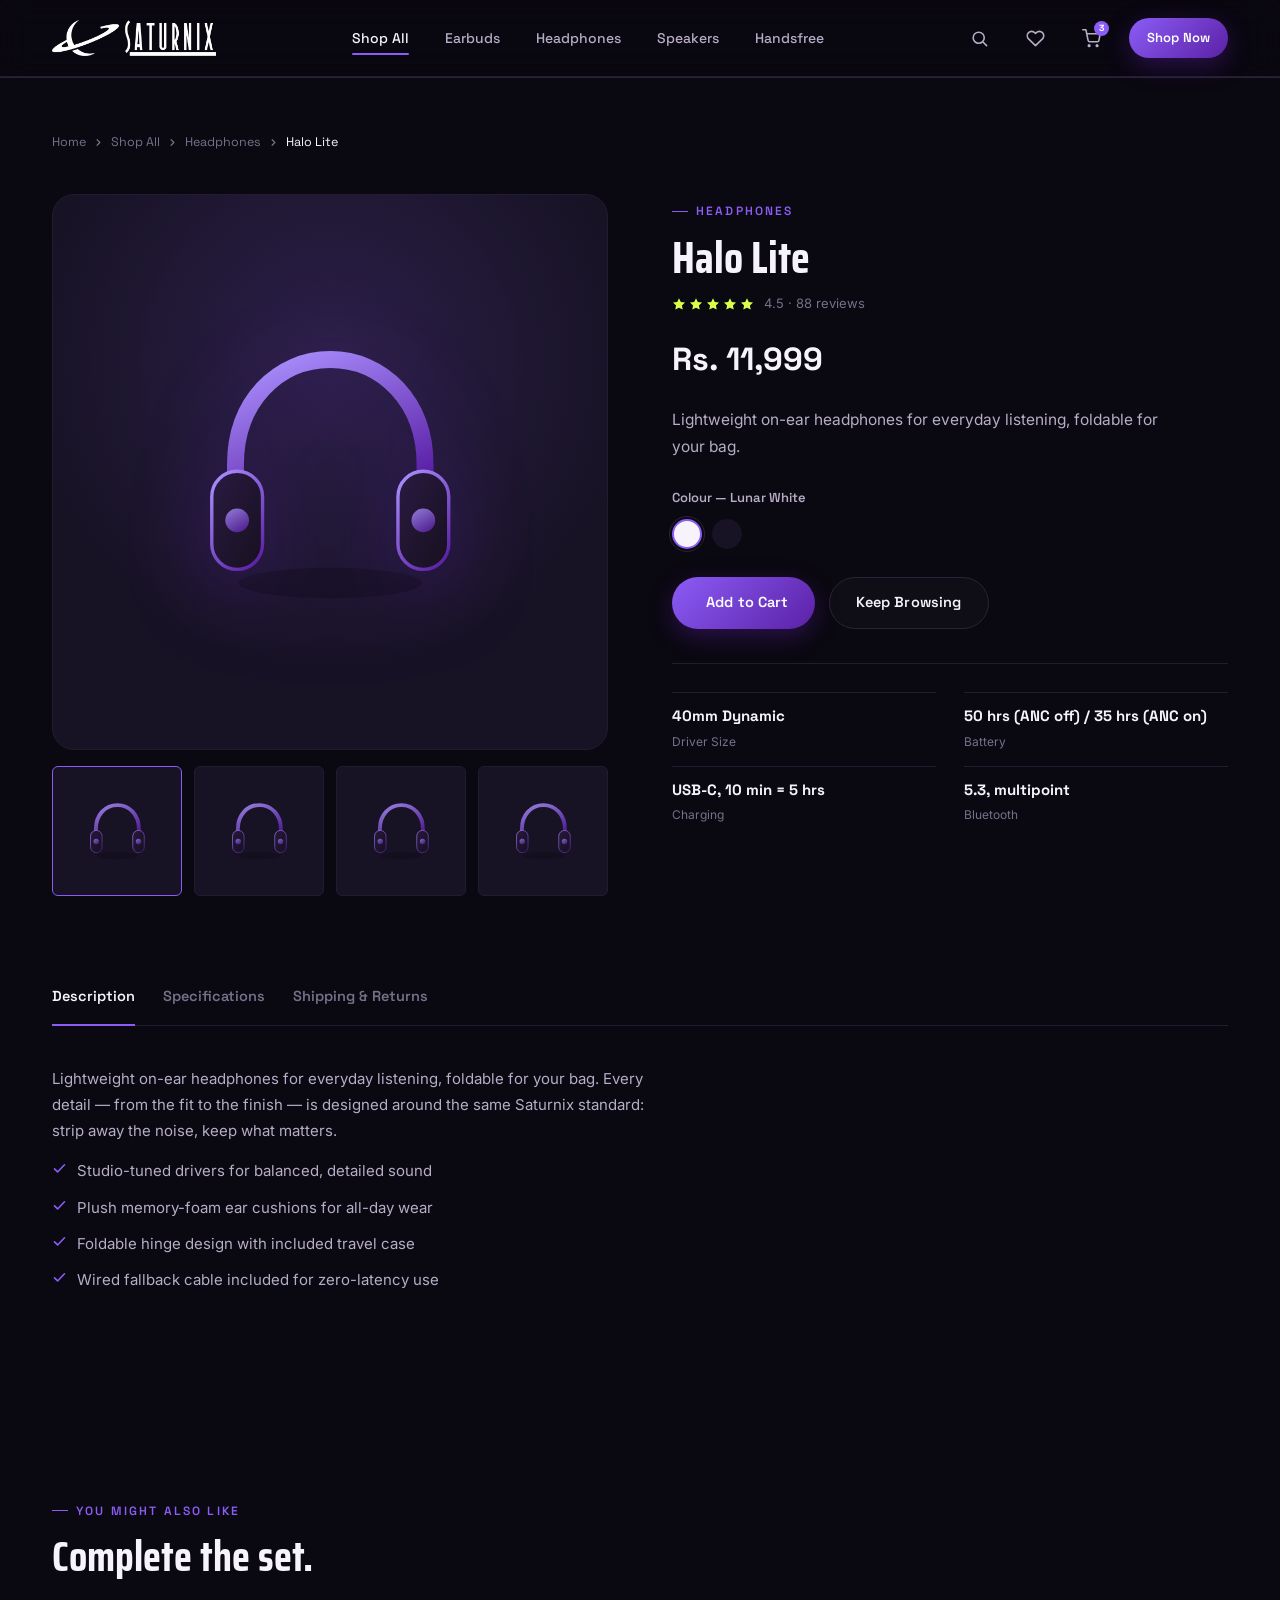
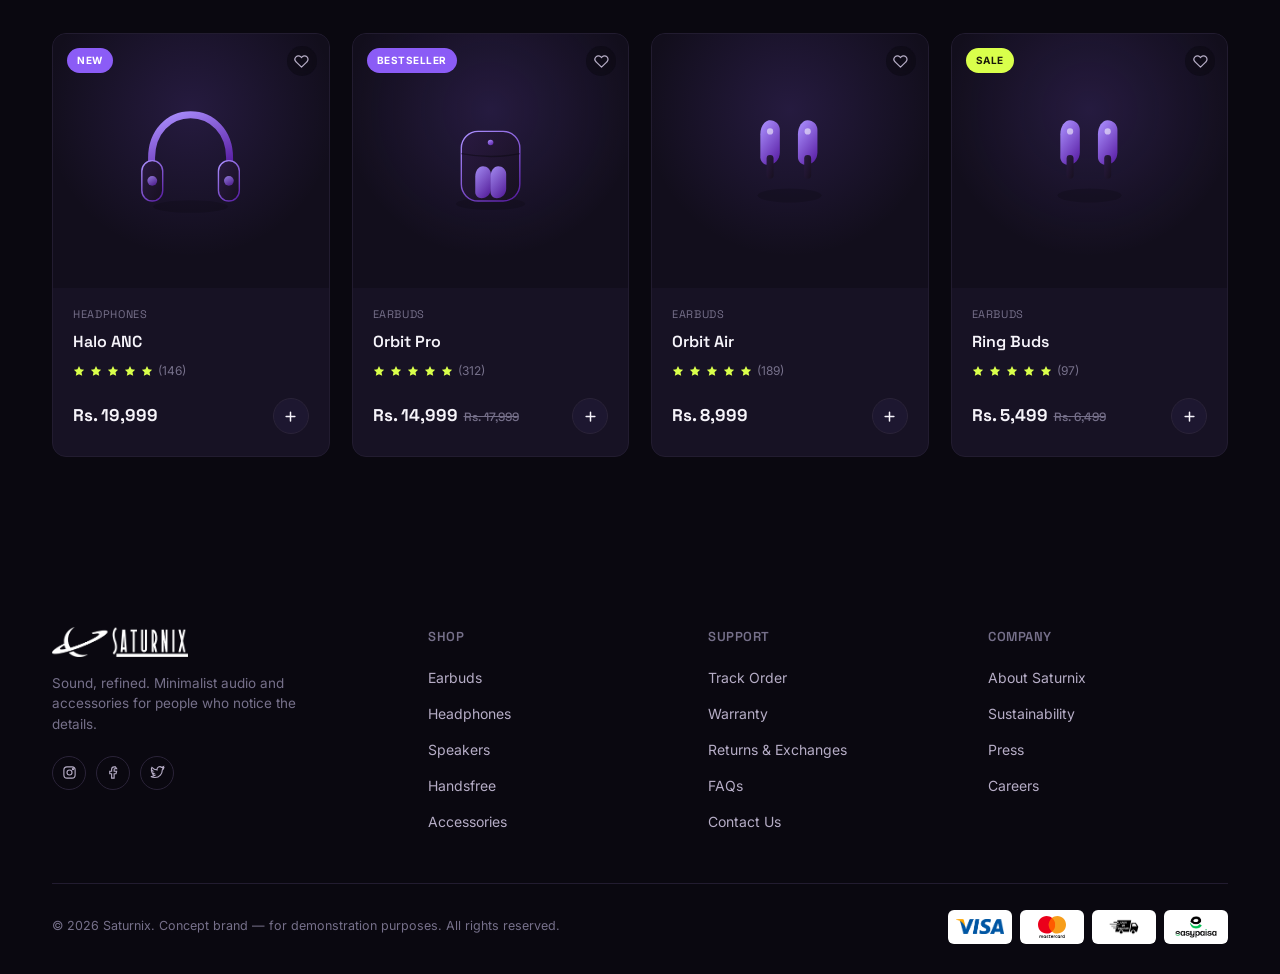
<file: halo-lite.html>
<!DOCTYPE html>
<html lang="en">
<head>
<meta charset="UTF-8">
<meta name="viewport" content="width=device-width, initial-scale=1">
<title>Halo Lite — Saturnix</title>
<meta name="description" content="Lightweight on-ear headphones for everyday listening, foldable for your bag. Rs. 11,999. Free delivery across Pakistan, 1-year Saturnix warranty.">
<link rel="icon" type="image/png" href="assets/99.png">
<link rel="stylesheet" href="assets/styles.css">
</head>
<body>

<header>
  <div class="wrap nav">
    <a class="logo" href="index.html"><img src="assets/66.png" alt="Saturnix"></a>
    <ul class="nav-links">
      <li><a href="shop.html" class="active">Shop All</a></li>
      <li><a href="shop.html?cat=Earbuds">Earbuds</a></li>
      <li><a href="shop.html?cat=Headphones">Headphones</a></li>
      <li><a href="shop.html?cat=Speakers">Speakers</a></li>
      <li><a href="shop.html?cat=Handsfree">Handsfree</a></li>
    </ul>
    <div class="nav-right">
      <button class="icon-btn" aria-label="Search"><svg viewBox="0 0 24 24" fill="none" stroke="currentColor" stroke-width="2" stroke-linecap="round"><circle cx="11" cy="11" r="7"/><path d="M21 21l-4.3-4.3"/></svg></button>
      <button class="icon-btn" aria-label="Wishlist"><svg viewBox="0 0 24 24" fill="none" stroke="currentColor" stroke-width="2" stroke-linecap="round" stroke-linejoin="round"><path d="M20.8 4.6a5.5 5.5 0 00-7.8 0L12 5.6l-1-1a5.5 5.5 0 00-7.8 7.8l1 1L12 21l7.8-7.6 1-1a5.5 5.5 0 000-7.8z"/></svg></button>
      <button class="icon-btn" aria-label="Cart"><svg viewBox="0 0 24 24" fill="none" stroke="currentColor" stroke-width="2" stroke-linecap="round" stroke-linejoin="round"><circle cx="9" cy="21" r="1"/><circle cx="19" cy="21" r="1"/><path d="M1 1h4l2.7 13.4a2 2 0 002 1.6h9.7a2 2 0 002-1.6L23 6H6"/></svg><span class="cart-count">3</span></button>
      <a class="btn btn-accent btn-sm" href="shop.html">Shop Now</a>
      <button class="burger" id="burgerBtn" aria-label="Menu"><span></span></button>
    </div>
  </div>
  <div id="mobile-panel">
    <a href="shop.html">Shop All</a>
    <a href="shop.html?cat=Earbuds">Earbuds</a>
    <a href="shop.html?cat=Headphones">Headphones</a>
    <a href="shop.html?cat=Speakers">Speakers</a>
    <a href="shop.html?cat=Handsfree">Handsfree</a>
    <a href="index.html#contact">Support</a>
  </div>
</header>

<main>
  <section class="page-head" style="padding-bottom:0;">
    <div class="wrap">
      <div class="breadcrumb"><a href="index.html">Home</a><svg viewBox="0 0 24 24" fill="none" stroke="currentColor" stroke-width="2.6" stroke-linecap="round" stroke-linejoin="round"><path d="M9 6l6 6-6 6"/></svg><a href="shop.html">Shop All</a><svg viewBox="0 0 24 24" fill="none" stroke="currentColor" stroke-width="2.6" stroke-linecap="round" stroke-linejoin="round"><path d="M9 6l6 6-6 6"/></svg><a href="shop.html?cat=Headphones">Headphones</a><svg viewBox="0 0 24 24" fill="none" stroke="currentColor" stroke-width="2.6" stroke-linecap="round" stroke-linejoin="round"><path d="M9 6l6 6-6 6"/></svg><span style="color:var(--ink);">Halo Lite</span></div>
    </div>
  </section>

  <section style="padding-top:20px;">
    <div class="wrap pdp-grid">
      <div>
        <div class="pdp-gallery-main"><svg viewBox="0 0 200 200" fill="none" xmlns="http://www.w3.org/2000/svg">
  <defs>
    <linearGradient id="g-main-halo-lite" x1="20%" y1="0%" x2="80%" y2="100%">
      <stop offset="0%" stop-color="#A78BFA"/>
      <stop offset="100%" stop-color="#5B21A6"/>
    </linearGradient>
    <linearGradient id="g-main-halo-lite-dark" x1="0%" y1="0%" x2="100%" y2="100%">
      <stop offset="0%" stop-color="#2A1A42"/>
      <stop offset="100%" stop-color="#17101F"/>
    </linearGradient>
  </defs>
  <ellipse cx="100" cy="166" rx="54" ry="9" fill="#000" opacity="0.18"/>
  <path d="M44 110V96C44 59 69 34 100 34C131 34 156 59 156 96V110" stroke="url(#g-main-halo-lite)" stroke-width="10" stroke-linecap="round" fill="none"/>
  <rect x="30" y="100" width="30" height="58" rx="15" fill="url(#g-main-halo-lite-dark)" stroke="url(#g-main-halo-lite)" stroke-width="2"/>
  <rect x="140" y="100" width="30" height="58" rx="15" fill="url(#g-main-halo-lite-dark)" stroke="url(#g-main-halo-lite)" stroke-width="2"/>
  <circle cx="45" cy="129" r="7" fill="url(#g-main-halo-lite)" opacity="0.8"/>
  <circle cx="155" cy="129" r="7" fill="url(#g-main-halo-lite)" opacity="0.8"/>
</svg></div>
        <div class="pdp-thumbs"><div class="pdp-thumb active"><svg viewBox="0 0 200 200" fill="none" xmlns="http://www.w3.org/2000/svg">
  <defs>
    <linearGradient id="g-thumb0-halo-lite" x1="20%" y1="0%" x2="80%" y2="100%">
      <stop offset="0%" stop-color="#A78BFA"/>
      <stop offset="100%" stop-color="#5B21A6"/>
    </linearGradient>
    <linearGradient id="g-thumb0-halo-lite-dark" x1="0%" y1="0%" x2="100%" y2="100%">
      <stop offset="0%" stop-color="#2A1A42"/>
      <stop offset="100%" stop-color="#17101F"/>
    </linearGradient>
  </defs>
  <ellipse cx="100" cy="166" rx="54" ry="9" fill="#000" opacity="0.18"/>
  <path d="M44 110V96C44 59 69 34 100 34C131 34 156 59 156 96V110" stroke="url(#g-thumb0-halo-lite)" stroke-width="10" stroke-linecap="round" fill="none"/>
  <rect x="30" y="100" width="30" height="58" rx="15" fill="url(#g-thumb0-halo-lite-dark)" stroke="url(#g-thumb0-halo-lite)" stroke-width="2"/>
  <rect x="140" y="100" width="30" height="58" rx="15" fill="url(#g-thumb0-halo-lite-dark)" stroke="url(#g-thumb0-halo-lite)" stroke-width="2"/>
  <circle cx="45" cy="129" r="7" fill="url(#g-thumb0-halo-lite)" opacity="0.8"/>
  <circle cx="155" cy="129" r="7" fill="url(#g-thumb0-halo-lite)" opacity="0.8"/>
</svg></div><div class="pdp-thumb"><svg viewBox="0 0 200 200" fill="none" xmlns="http://www.w3.org/2000/svg">
  <defs>
    <linearGradient id="g-thumb1-halo-lite" x1="20%" y1="0%" x2="80%" y2="100%">
      <stop offset="0%" stop-color="#A78BFA"/>
      <stop offset="100%" stop-color="#5B21A6"/>
    </linearGradient>
    <linearGradient id="g-thumb1-halo-lite-dark" x1="0%" y1="0%" x2="100%" y2="100%">
      <stop offset="0%" stop-color="#2A1A42"/>
      <stop offset="100%" stop-color="#17101F"/>
    </linearGradient>
  </defs>
  <ellipse cx="100" cy="166" rx="54" ry="9" fill="#000" opacity="0.18"/>
  <path d="M44 110V96C44 59 69 34 100 34C131 34 156 59 156 96V110" stroke="url(#g-thumb1-halo-lite)" stroke-width="10" stroke-linecap="round" fill="none"/>
  <rect x="30" y="100" width="30" height="58" rx="15" fill="url(#g-thumb1-halo-lite-dark)" stroke="url(#g-thumb1-halo-lite)" stroke-width="2"/>
  <rect x="140" y="100" width="30" height="58" rx="15" fill="url(#g-thumb1-halo-lite-dark)" stroke="url(#g-thumb1-halo-lite)" stroke-width="2"/>
  <circle cx="45" cy="129" r="7" fill="url(#g-thumb1-halo-lite)" opacity="0.8"/>
  <circle cx="155" cy="129" r="7" fill="url(#g-thumb1-halo-lite)" opacity="0.8"/>
</svg></div><div class="pdp-thumb"><svg viewBox="0 0 200 200" fill="none" xmlns="http://www.w3.org/2000/svg">
  <defs>
    <linearGradient id="g-thumb2-halo-lite" x1="20%" y1="0%" x2="80%" y2="100%">
      <stop offset="0%" stop-color="#A78BFA"/>
      <stop offset="100%" stop-color="#5B21A6"/>
    </linearGradient>
    <linearGradient id="g-thumb2-halo-lite-dark" x1="0%" y1="0%" x2="100%" y2="100%">
      <stop offset="0%" stop-color="#2A1A42"/>
      <stop offset="100%" stop-color="#17101F"/>
    </linearGradient>
  </defs>
  <ellipse cx="100" cy="166" rx="54" ry="9" fill="#000" opacity="0.18"/>
  <path d="M44 110V96C44 59 69 34 100 34C131 34 156 59 156 96V110" stroke="url(#g-thumb2-halo-lite)" stroke-width="10" stroke-linecap="round" fill="none"/>
  <rect x="30" y="100" width="30" height="58" rx="15" fill="url(#g-thumb2-halo-lite-dark)" stroke="url(#g-thumb2-halo-lite)" stroke-width="2"/>
  <rect x="140" y="100" width="30" height="58" rx="15" fill="url(#g-thumb2-halo-lite-dark)" stroke="url(#g-thumb2-halo-lite)" stroke-width="2"/>
  <circle cx="45" cy="129" r="7" fill="url(#g-thumb2-halo-lite)" opacity="0.8"/>
  <circle cx="155" cy="129" r="7" fill="url(#g-thumb2-halo-lite)" opacity="0.8"/>
</svg></div><div class="pdp-thumb"><svg viewBox="0 0 200 200" fill="none" xmlns="http://www.w3.org/2000/svg">
  <defs>
    <linearGradient id="g-thumb3-halo-lite" x1="20%" y1="0%" x2="80%" y2="100%">
      <stop offset="0%" stop-color="#A78BFA"/>
      <stop offset="100%" stop-color="#5B21A6"/>
    </linearGradient>
    <linearGradient id="g-thumb3-halo-lite-dark" x1="0%" y1="0%" x2="100%" y2="100%">
      <stop offset="0%" stop-color="#2A1A42"/>
      <stop offset="100%" stop-color="#17101F"/>
    </linearGradient>
  </defs>
  <ellipse cx="100" cy="166" rx="54" ry="9" fill="#000" opacity="0.18"/>
  <path d="M44 110V96C44 59 69 34 100 34C131 34 156 59 156 96V110" stroke="url(#g-thumb3-halo-lite)" stroke-width="10" stroke-linecap="round" fill="none"/>
  <rect x="30" y="100" width="30" height="58" rx="15" fill="url(#g-thumb3-halo-lite-dark)" stroke="url(#g-thumb3-halo-lite)" stroke-width="2"/>
  <rect x="140" y="100" width="30" height="58" rx="15" fill="url(#g-thumb3-halo-lite-dark)" stroke="url(#g-thumb3-halo-lite)" stroke-width="2"/>
  <circle cx="45" cy="129" r="7" fill="url(#g-thumb3-halo-lite)" opacity="0.8"/>
  <circle cx="155" cy="129" r="7" fill="url(#g-thumb3-halo-lite)" opacity="0.8"/>
</svg></div></div>
      </div>
      <div class="pdp-info">
        <span class="eyebrow">Headphones</span>
        <h1>Halo Lite</h1>
        <div class="pdp-stars-row">
          <div class="pdp-stars"><svg viewBox="0 0 24 24" fill="currentColor"><path d="M12 2l3.1 6.6 7.2.9-5.3 5 1.4 7.1L12 18.3 5.6 21.6 7 14.5l-5.3-5 7.2-.9z"/></svg><svg viewBox="0 0 24 24" fill="currentColor"><path d="M12 2l3.1 6.6 7.2.9-5.3 5 1.4 7.1L12 18.3 5.6 21.6 7 14.5l-5.3-5 7.2-.9z"/></svg><svg viewBox="0 0 24 24" fill="currentColor"><path d="M12 2l3.1 6.6 7.2.9-5.3 5 1.4 7.1L12 18.3 5.6 21.6 7 14.5l-5.3-5 7.2-.9z"/></svg><svg viewBox="0 0 24 24" fill="currentColor"><path d="M12 2l3.1 6.6 7.2.9-5.3 5 1.4 7.1L12 18.3 5.6 21.6 7 14.5l-5.3-5 7.2-.9z"/></svg><svg viewBox="0 0 24 24" fill="currentColor"><path d="M12 2l3.1 6.6 7.2.9-5.3 5 1.4 7.1L12 18.3 5.6 21.6 7 14.5l-5.3-5 7.2-.9z"/></svg></div>
          <span>4.5 &middot; 88 reviews</span>
        </div>
        <div class="pdp-price-row">
          <span class="price-now">Rs. 11,999</span>
          
          
        </div>
        <p class="pdp-desc">Lightweight on-ear headphones for everyday listening, foldable for your bag.</p>
        <div class="pdp-colors">
          <h5>Colour — Lunar White</h5>
          <div class="color-row"><div class="color-dot active" style="background:#F6F4FA;" title="Lunar White"></div><div class="color-dot" style="background:#171224;" title="Eclipse Black"></div></div>
        </div>
        <div class="pdp-actions">
          <a class="btn btn-accent" href="#" onclick="event.preventDefault(); this.textContent='Added to Cart ✓';"><svg viewBox="0 0 24 24" fill="none" stroke="currentColor" stroke-width="2.4" stroke-linecap="round"><path d="M12 5v14M5 12h14"/></svg> Add to Cart</a>
          <a class="btn btn-ghost" href="shop.html">Keep Browsing</a>
        </div>
        <div class="pdp-quick-specs">
          <div class="spec-item"><b>40mm Dynamic</b><span>Driver Size</span></div><div class="spec-item"><b>50 hrs (ANC off) / 35 hrs (ANC on)</b><span>Battery</span></div><div class="spec-item"><b>USB-C, 10 min = 5 hrs</b><span>Charging</span></div><div class="spec-item"><b>5.3, multipoint</b><span>Bluetooth</span></div>
        </div>
      </div>
    </div>

    <div class="wrap">
      <div class="pdp-tabs-nav" id="pdpTabs">
        <button class="pdp-tab active" data-tab="desc">Description</button>
        <button class="pdp-tab" data-tab="specs">Specifications</button>
        <button class="pdp-tab" data-tab="ship">Shipping &amp; Returns</button>
      </div>
      <div class="pdp-tab-panel" data-panel="desc">
        <p>Lightweight on-ear headphones for everyday listening, foldable for your bag. Every detail — from the fit to the finish — is designed around the same Saturnix standard: strip away the noise, keep what matters.</p>
        <ul><li><svg viewBox="0 0 24 24" fill="none" stroke="currentColor" stroke-width="2.6" stroke-linecap="round" stroke-linejoin="round"><path d="M4 12.5l5 5L20 6"/></svg><span>Studio-tuned drivers for balanced, detailed sound</span></li><li><svg viewBox="0 0 24 24" fill="none" stroke="currentColor" stroke-width="2.6" stroke-linecap="round" stroke-linejoin="round"><path d="M4 12.5l5 5L20 6"/></svg><span>Plush memory-foam ear cushions for all-day wear</span></li><li><svg viewBox="0 0 24 24" fill="none" stroke="currentColor" stroke-width="2.6" stroke-linecap="round" stroke-linejoin="round"><path d="M4 12.5l5 5L20 6"/></svg><span>Foldable hinge design with included travel case</span></li><li><svg viewBox="0 0 24 24" fill="none" stroke="currentColor" stroke-width="2.6" stroke-linecap="round" stroke-linejoin="round"><path d="M4 12.5l5 5L20 6"/></svg><span>Wired fallback cable included for zero-latency use</span></li></ul>
      </div>
      <div class="pdp-tab-panel" data-panel="specs" style="display:none;">
        <table class="spec-table"><tr><td>Driver Size</td><td>40mm Dynamic</td></tr><tr><td>Battery</td><td>50 hrs (ANC off) / 35 hrs (ANC on)</td></tr><tr><td>Charging</td><td>USB-C, 10 min = 5 hrs</td></tr><tr><td>Bluetooth</td><td>5.3, multipoint</td></tr><tr><td>Fold Design</td><td>Yes, travel case included</td></tr><tr><td>Weight</td><td>238g</td></tr><tr><td>Warranty</td><td>1 Year</td></tr></table>
      </div>
      <div class="pdp-tab-panel" data-panel="ship" style="display:none;">
        <p>Free nationwide delivery on all orders over Rs. 5,000 — 2 to 4 business days depending on your city. Cash on delivery available across Pakistan.</p>
        <ul>
          <li><svg viewBox="0 0 24 24" fill="none" stroke="currentColor" stroke-width="2.6" stroke-linecap="round" stroke-linejoin="round"><path d="M4 12.5l5 5L20 6"/></svg><span>7-day easy returns, no questions asked</span></li>
          <li><svg viewBox="0 0 24 24" fill="none" stroke="currentColor" stroke-width="2.6" stroke-linecap="round" stroke-linejoin="round"><path d="M4 12.5l5 5L20 6"/></svg><span>1-year Saturnix warranty on manufacturing defects</span></li>
          <li><svg viewBox="0 0 24 24" fill="none" stroke="currentColor" stroke-width="2.6" stroke-linecap="round" stroke-linejoin="round"><path d="M4 12.5l5 5L20 6"/></svg><span>Exchange available for size or colour within 7 days</span></li>
        </ul>
      </div>
    </div>
  </section>

  <section>
    <div class="wrap">
      <div class="section-head">
        <div>
          <span class="eyebrow">You might also like</span>
          <h2>Complete the set.</h2>
        </div>
      </div>
      <div class="prod-grid"><div class="prod-card">
  <a class="prod-link" href="halo-anc.html">
    <div class="prod-media">
      <span class="prod-tag ">New</span>
      <button class="prod-wish" aria-label="Wishlist" onclick="event.preventDefault()"><svg viewBox="0 0 24 24" fill="none" stroke="currentColor" stroke-width="2" stroke-linecap="round" stroke-linejoin="round"><path d="M20.8 4.6a5.5 5.5 0 00-7.8 0L12 5.6l-1-1a5.5 5.5 0 00-7.8 7.8l1 1L12 21l7.8-7.6 1-1a5.5 5.5 0 000-7.8z"/></svg></button>
      <svg viewBox="0 0 200 200" fill="none" xmlns="http://www.w3.org/2000/svg">
  <defs>
    <linearGradient id="g-pc0-halo-anc" x1="20%" y1="0%" x2="80%" y2="100%">
      <stop offset="0%" stop-color="#A78BFA"/>
      <stop offset="100%" stop-color="#5B21A6"/>
    </linearGradient>
    <linearGradient id="g-pc0-halo-anc-dark" x1="0%" y1="0%" x2="100%" y2="100%">
      <stop offset="0%" stop-color="#2A1A42"/>
      <stop offset="100%" stop-color="#17101F"/>
    </linearGradient>
  </defs>
  <ellipse cx="100" cy="166" rx="54" ry="9" fill="#000" opacity="0.18"/>
  <path d="M44 110V96C44 59 69 34 100 34C131 34 156 59 156 96V110" stroke="url(#g-pc0-halo-anc)" stroke-width="10" stroke-linecap="round" fill="none"/>
  <rect x="30" y="100" width="30" height="58" rx="15" fill="url(#g-pc0-halo-anc-dark)" stroke="url(#g-pc0-halo-anc)" stroke-width="2"/>
  <rect x="140" y="100" width="30" height="58" rx="15" fill="url(#g-pc0-halo-anc-dark)" stroke="url(#g-pc0-halo-anc)" stroke-width="2"/>
  <circle cx="45" cy="129" r="7" fill="url(#g-pc0-halo-anc)" opacity="0.8"/>
  <circle cx="155" cy="129" r="7" fill="url(#g-pc0-halo-anc)" opacity="0.8"/>
</svg>
    </div>
    <div class="prod-body">
      <span class="prod-cat">Headphones</span>
      <span class="prod-name">Halo ANC</span>
      <span class="prod-stars"><svg viewBox="0 0 24 24" fill="currentColor"><path d="M12 2l3.1 6.6 7.2.9-5.3 5 1.4 7.1L12 18.3 5.6 21.6 7 14.5l-5.3-5 7.2-.9z"/></svg><svg viewBox="0 0 24 24" fill="currentColor"><path d="M12 2l3.1 6.6 7.2.9-5.3 5 1.4 7.1L12 18.3 5.6 21.6 7 14.5l-5.3-5 7.2-.9z"/></svg><svg viewBox="0 0 24 24" fill="currentColor"><path d="M12 2l3.1 6.6 7.2.9-5.3 5 1.4 7.1L12 18.3 5.6 21.6 7 14.5l-5.3-5 7.2-.9z"/></svg><svg viewBox="0 0 24 24" fill="currentColor"><path d="M12 2l3.1 6.6 7.2.9-5.3 5 1.4 7.1L12 18.3 5.6 21.6 7 14.5l-5.3-5 7.2-.9z"/></svg><svg viewBox="0 0 24 24" fill="currentColor"><path d="M12 2l3.1 6.6 7.2.9-5.3 5 1.4 7.1L12 18.3 5.6 21.6 7 14.5l-5.3-5 7.2-.9z"/></svg> (146)</span>
      <div class="prod-foot">
        <span class="prod-price">Rs. 19,999</span>
        <button class="prod-add" aria-label="Add to cart" onclick="event.preventDefault()"><svg viewBox="0 0 24 24" fill="none" stroke="currentColor" stroke-width="2.4" stroke-linecap="round"><path d="M12 5v14M5 12h14"/></svg></button>
      </div>
    </div>
  </a>
</div>
<div class="prod-card">
  <a class="prod-link" href="orbit-pro.html">
    <div class="prod-media">
      <span class="prod-tag ">Bestseller</span>
      <button class="prod-wish" aria-label="Wishlist" onclick="event.preventDefault()"><svg viewBox="0 0 24 24" fill="none" stroke="currentColor" stroke-width="2" stroke-linecap="round" stroke-linejoin="round"><path d="M20.8 4.6a5.5 5.5 0 00-7.8 0L12 5.6l-1-1a5.5 5.5 0 00-7.8 7.8l1 1L12 21l7.8-7.6 1-1a5.5 5.5 0 000-7.8z"/></svg></button>
      <svg viewBox="0 0 200 200" fill="none" xmlns="http://www.w3.org/2000/svg">
  <defs>
    <linearGradient id="g-pc1-orbit-pro" x1="20%" y1="0%" x2="80%" y2="100%">
      <stop offset="0%" stop-color="#A78BFA"/>
      <stop offset="100%" stop-color="#5B21A6"/>
    </linearGradient>
    <linearGradient id="g-pc1-orbit-pro-dark" x1="0%" y1="0%" x2="100%" y2="100%">
      <stop offset="0%" stop-color="#2A1A42"/>
      <stop offset="100%" stop-color="#17101F"/>
    </linearGradient>
  </defs>
  <ellipse cx="100" cy="162" rx="50" ry="9" fill="#000" opacity="0.18"/>
  <rect x="58" y="58" width="84" height="100" rx="24" fill="url(#g-pc1-orbit-pro-dark)" stroke="url(#g-pc1-orbit-pro)" stroke-width="2"/>
  <path d="M58 90 Q100 98 142 90" stroke="#0A0810" stroke-width="2" opacity="0.5"/>
  <circle cx="100" cy="74" r="4" fill="url(#g-pc1-orbit-pro)"/>
  <g transform="translate(78,108)">
    <path d="M11 0C17.35 0 22.4 5.04 22.4 11.2V32C22.4 39.7 16.8 46 8.8 46C4 46 0 42 0 37.4V14.9C0 6.7 4.9 0 11 0Z" fill="url(#g-pc1-orbit-pro)" opacity="0.92"/>
  </g>
  <g transform="translate(100,108)">
    <path d="M11 0C17.35 0 22.4 5.04 22.4 11.2V32C22.4 39.7 16.8 46 8.8 46C4 46 0 42 0 37.4V14.9C0 6.7 4.9 0 11 0Z" fill="url(#g-pc1-orbit-pro)" opacity="0.92"/>
  </g>
</svg>
    </div>
    <div class="prod-body">
      <span class="prod-cat">Earbuds</span>
      <span class="prod-name">Orbit Pro</span>
      <span class="prod-stars"><svg viewBox="0 0 24 24" fill="currentColor"><path d="M12 2l3.1 6.6 7.2.9-5.3 5 1.4 7.1L12 18.3 5.6 21.6 7 14.5l-5.3-5 7.2-.9z"/></svg><svg viewBox="0 0 24 24" fill="currentColor"><path d="M12 2l3.1 6.6 7.2.9-5.3 5 1.4 7.1L12 18.3 5.6 21.6 7 14.5l-5.3-5 7.2-.9z"/></svg><svg viewBox="0 0 24 24" fill="currentColor"><path d="M12 2l3.1 6.6 7.2.9-5.3 5 1.4 7.1L12 18.3 5.6 21.6 7 14.5l-5.3-5 7.2-.9z"/></svg><svg viewBox="0 0 24 24" fill="currentColor"><path d="M12 2l3.1 6.6 7.2.9-5.3 5 1.4 7.1L12 18.3 5.6 21.6 7 14.5l-5.3-5 7.2-.9z"/></svg><svg viewBox="0 0 24 24" fill="currentColor"><path d="M12 2l3.1 6.6 7.2.9-5.3 5 1.4 7.1L12 18.3 5.6 21.6 7 14.5l-5.3-5 7.2-.9z"/></svg> (312)</span>
      <div class="prod-foot">
        <span class="prod-price">Rs. 14,999<small>Rs. 17,999</small></span>
        <button class="prod-add" aria-label="Add to cart" onclick="event.preventDefault()"><svg viewBox="0 0 24 24" fill="none" stroke="currentColor" stroke-width="2.4" stroke-linecap="round"><path d="M12 5v14M5 12h14"/></svg></button>
      </div>
    </div>
  </a>
</div>
<div class="prod-card">
  <a class="prod-link" href="orbit-air.html">
    <div class="prod-media">
      
      <button class="prod-wish" aria-label="Wishlist" onclick="event.preventDefault()"><svg viewBox="0 0 24 24" fill="none" stroke="currentColor" stroke-width="2" stroke-linecap="round" stroke-linejoin="round"><path d="M20.8 4.6a5.5 5.5 0 00-7.8 0L12 5.6l-1-1a5.5 5.5 0 00-7.8 7.8l1 1L12 21l7.8-7.6 1-1a5.5 5.5 0 000-7.8z"/></svg></button>
      <svg viewBox="0 0 200 200" fill="none" xmlns="http://www.w3.org/2000/svg">
  <defs>
    <linearGradient id="g-pc2-orbit-air" x1="20%" y1="0%" x2="80%" y2="100%">
      <stop offset="0%" stop-color="#A78BFA"/>
      <stop offset="100%" stop-color="#5B21A6"/>
    </linearGradient>
    <linearGradient id="g-pc2-orbit-air-dark" x1="0%" y1="0%" x2="100%" y2="100%">
      <stop offset="0%" stop-color="#2A1A42"/>
      <stop offset="100%" stop-color="#17101F"/>
    </linearGradient>
  </defs>
  <ellipse cx="100" cy="150" rx="46" ry="10" fill="#000" opacity="0.18"/>
  <g transform="translate(58,42)">
    <path d="M14 0C21.7 0 28 6.3 28 14V46C28 56 21 64 11 64C5 64 0 59 0 53V20C0 9 6.3 0 14 0Z" fill="url(#g-pc2-orbit-air)"/>
    <rect x="9" y="50" width="10" height="34" rx="5" fill="url(#g-pc2-orbit-air-dark)"/>
    <circle cx="14" cy="16" r="4.5" fill="#fff" opacity="0.55"/>
  </g>
  <g transform="translate(112,42)">
    <path d="M14 0C21.7 0 28 6.3 28 14V46C28 56 21 64 11 64C5 64 0 59 0 53V20C0 9 6.3 0 14 0Z" fill="url(#g-pc2-orbit-air)"/>
    <rect x="9" y="50" width="10" height="34" rx="5" fill="url(#g-pc2-orbit-air-dark)"/>
    <circle cx="14" cy="16" r="4.5" fill="#fff" opacity="0.55"/>
  </g>
</svg>
    </div>
    <div class="prod-body">
      <span class="prod-cat">Earbuds</span>
      <span class="prod-name">Orbit Air</span>
      <span class="prod-stars"><svg viewBox="0 0 24 24" fill="currentColor"><path d="M12 2l3.1 6.6 7.2.9-5.3 5 1.4 7.1L12 18.3 5.6 21.6 7 14.5l-5.3-5 7.2-.9z"/></svg><svg viewBox="0 0 24 24" fill="currentColor"><path d="M12 2l3.1 6.6 7.2.9-5.3 5 1.4 7.1L12 18.3 5.6 21.6 7 14.5l-5.3-5 7.2-.9z"/></svg><svg viewBox="0 0 24 24" fill="currentColor"><path d="M12 2l3.1 6.6 7.2.9-5.3 5 1.4 7.1L12 18.3 5.6 21.6 7 14.5l-5.3-5 7.2-.9z"/></svg><svg viewBox="0 0 24 24" fill="currentColor"><path d="M12 2l3.1 6.6 7.2.9-5.3 5 1.4 7.1L12 18.3 5.6 21.6 7 14.5l-5.3-5 7.2-.9z"/></svg><svg viewBox="0 0 24 24" fill="currentColor"><path d="M12 2l3.1 6.6 7.2.9-5.3 5 1.4 7.1L12 18.3 5.6 21.6 7 14.5l-5.3-5 7.2-.9z"/></svg> (189)</span>
      <div class="prod-foot">
        <span class="prod-price">Rs. 8,999</span>
        <button class="prod-add" aria-label="Add to cart" onclick="event.preventDefault()"><svg viewBox="0 0 24 24" fill="none" stroke="currentColor" stroke-width="2.4" stroke-linecap="round"><path d="M12 5v14M5 12h14"/></svg></button>
      </div>
    </div>
  </a>
</div>
<div class="prod-card">
  <a class="prod-link" href="ring-buds.html">
    <div class="prod-media">
      <span class="prod-tag tag-sale">Sale</span>
      <button class="prod-wish" aria-label="Wishlist" onclick="event.preventDefault()"><svg viewBox="0 0 24 24" fill="none" stroke="currentColor" stroke-width="2" stroke-linecap="round" stroke-linejoin="round"><path d="M20.8 4.6a5.5 5.5 0 00-7.8 0L12 5.6l-1-1a5.5 5.5 0 00-7.8 7.8l1 1L12 21l7.8-7.6 1-1a5.5 5.5 0 000-7.8z"/></svg></button>
      <svg viewBox="0 0 200 200" fill="none" xmlns="http://www.w3.org/2000/svg">
  <defs>
    <linearGradient id="g-pc3-ring-buds" x1="20%" y1="0%" x2="80%" y2="100%">
      <stop offset="0%" stop-color="#A78BFA"/>
      <stop offset="100%" stop-color="#5B21A6"/>
    </linearGradient>
    <linearGradient id="g-pc3-ring-buds-dark" x1="0%" y1="0%" x2="100%" y2="100%">
      <stop offset="0%" stop-color="#2A1A42"/>
      <stop offset="100%" stop-color="#17101F"/>
    </linearGradient>
  </defs>
  <ellipse cx="100" cy="150" rx="46" ry="10" fill="#000" opacity="0.18"/>
  <g transform="translate(58,42)">
    <path d="M14 0C21.7 0 28 6.3 28 14V46C28 56 21 64 11 64C5 64 0 59 0 53V20C0 9 6.3 0 14 0Z" fill="url(#g-pc3-ring-buds)"/>
    <rect x="9" y="50" width="10" height="34" rx="5" fill="url(#g-pc3-ring-buds-dark)"/>
    <circle cx="14" cy="16" r="4.5" fill="#fff" opacity="0.55"/>
  </g>
  <g transform="translate(112,42)">
    <path d="M14 0C21.7 0 28 6.3 28 14V46C28 56 21 64 11 64C5 64 0 59 0 53V20C0 9 6.3 0 14 0Z" fill="url(#g-pc3-ring-buds)"/>
    <rect x="9" y="50" width="10" height="34" rx="5" fill="url(#g-pc3-ring-buds-dark)"/>
    <circle cx="14" cy="16" r="4.5" fill="#fff" opacity="0.55"/>
  </g>
</svg>
    </div>
    <div class="prod-body">
      <span class="prod-cat">Earbuds</span>
      <span class="prod-name">Ring Buds</span>
      <span class="prod-stars"><svg viewBox="0 0 24 24" fill="currentColor"><path d="M12 2l3.1 6.6 7.2.9-5.3 5 1.4 7.1L12 18.3 5.6 21.6 7 14.5l-5.3-5 7.2-.9z"/></svg><svg viewBox="0 0 24 24" fill="currentColor"><path d="M12 2l3.1 6.6 7.2.9-5.3 5 1.4 7.1L12 18.3 5.6 21.6 7 14.5l-5.3-5 7.2-.9z"/></svg><svg viewBox="0 0 24 24" fill="currentColor"><path d="M12 2l3.1 6.6 7.2.9-5.3 5 1.4 7.1L12 18.3 5.6 21.6 7 14.5l-5.3-5 7.2-.9z"/></svg><svg viewBox="0 0 24 24" fill="currentColor"><path d="M12 2l3.1 6.6 7.2.9-5.3 5 1.4 7.1L12 18.3 5.6 21.6 7 14.5l-5.3-5 7.2-.9z"/></svg><svg viewBox="0 0 24 24" fill="currentColor"><path d="M12 2l3.1 6.6 7.2.9-5.3 5 1.4 7.1L12 18.3 5.6 21.6 7 14.5l-5.3-5 7.2-.9z"/></svg> (97)</span>
      <div class="prod-foot">
        <span class="prod-price">Rs. 5,499<small>Rs. 6,499</small></span>
        <button class="prod-add" aria-label="Add to cart" onclick="event.preventDefault()"><svg viewBox="0 0 24 24" fill="none" stroke="currentColor" stroke-width="2.4" stroke-linecap="round"><path d="M12 5v14M5 12h14"/></svg></button>
      </div>
    </div>
  </a>
</div></div>
    </div>
  </section>
</main>

<footer>
  <div class="wrap">
    <div class="foot-top">
      <div class="foot-brand">
        <img src="assets/66.png" alt="Saturnix">
        <p>Sound, refined. Minimalist audio and accessories for people who notice the details.</p>
        <div class="foot-socials">
          <a href="#" aria-label="Instagram"><svg viewBox="0 0 24 24" fill="none" stroke="currentColor" stroke-width="1.8"><rect x="3" y="3" width="18" height="18" rx="5"/><circle cx="12" cy="12" r="4"/><circle cx="17.5" cy="6.5" r="1"/></svg></a>
          <a href="#" aria-label="Facebook"><svg viewBox="0 0 24 24" fill="none" stroke="currentColor" stroke-width="1.8"><path d="M15 3h-2a4 4 0 00-4 4v3H6v4h3v7h4v-7h3l1-4h-4V7a1 1 0 011-1h3z"/></svg></a>
          <a href="#" aria-label="Twitter"><svg viewBox="0 0 24 24" fill="none" stroke="currentColor" stroke-width="1.8"><path d="M22 4.5c-.8.4-1.6.6-2.5.8a4.3 4.3 0 001.9-2.4c-.8.5-1.8.9-2.7 1.1a4.3 4.3 0 00-7.3 3.9A12.2 12.2 0 013 3.9a4.3 4.3 0 001.3 5.7c-.7 0-1.4-.2-2-.5v.1a4.3 4.3 0 003.4 4.2c-.6.2-1.3.2-2 .1a4.3 4.3 0 004 3 8.6 8.6 0 01-6.3 1.8A12.1 12.1 0 0008 20c7.5 0 11.6-6.2 11.6-11.6v-.5c.8-.6 1.5-1.3 2-2.1z"/></svg></a>
        </div>
      </div>
      <div class="foot-col">
        <h5>Shop</h5>
        <ul>
          <li><a href="shop.html?cat=Earbuds">Earbuds</a></li>
          <li><a href="shop.html?cat=Headphones">Headphones</a></li>
          <li><a href="shop.html?cat=Speakers">Speakers</a></li>
          <li><a href="shop.html?cat=Handsfree">Handsfree</a></li>
          <li><a href="shop.html?cat=Accessories">Accessories</a></li>
        </ul>
      </div>
      <div class="foot-col">
        <h5>Support</h5>
        <ul>
          <li><a href="#">Track Order</a></li>
          <li><a href="#">Warranty</a></li>
          <li><a href="#">Returns &amp; Exchanges</a></li>
          <li><a href="#">FAQs</a></li>
          <li><a href="#">Contact Us</a></li>
        </ul>
      </div>
      <div class="foot-col">
        <h5>Company</h5>
        <ul>
          <li><a href="#">About Saturnix</a></li>
          <li><a href="#">Sustainability</a></li>
          <li><a href="#">Press</a></li>
          <li><a href="#">Careers</a></li>
        </ul>
      </div>
    </div>
    <div class="foot-bottom">
      <p>© 2026 Saturnix. Concept brand — for demonstration purposes. All rights reserved.</p>
      <div class="foot-pay">
        <img src="assets/VISA-Logo-2006.png" alt="Visa"><img src="assets/Mastercard-logo.svg" alt="Mastercard"><img src="assets/CASH ON DELIVERY.png" alt="Cash on Delivery"><img src="assets/easypaisa-new-logo-png_seeklogo-500291.png" alt="EasyPaisa">
      </div>
    </div>
  </div>
</footer>

<script>
  const pdpTabs = document.querySelectorAll('.pdp-tab');
  const panels = document.querySelectorAll('.pdp-tab-panel');
  pdpTabs.forEach(tab => {
    tab.addEventListener('click', () => {
      pdpTabs.forEach(t => t.classList.remove('active'));
      tab.classList.add('active');
      panels.forEach(p => p.style.display = (p.dataset.panel === tab.dataset.tab) ? '' : 'none');
    });
  });
  document.querySelectorAll('.pdp-thumb').forEach(th => {
    th.addEventListener('click', () => {
      document.querySelectorAll('.pdp-thumb').forEach(x => x.classList.remove('active'));
      th.classList.add('active');
    });
  });
  document.querySelectorAll('.color-dot').forEach(dot => {
    dot.addEventListener('click', () => {
      document.querySelectorAll('.color-dot').forEach(x => x.classList.remove('active'));
      dot.classList.add('active');
    });
  });
</script>

<script>
  const burger = document.getElementById('burgerBtn');
  const panel = document.getElementById('mobile-panel');
  if (burger) {
    burger.addEventListener('click', () => {
      panel.classList.toggle('open');
    });
    panel.querySelectorAll('a').forEach(a => a.addEventListener('click', () => panel.classList.remove('open')));
  }
  // header solidify on scroll
  const hdr = document.querySelector('header');
  window.addEventListener('scroll', () => {
    if (window.scrollY > 8) hdr.style.borderBottomColor = 'var(--line)';
  });
</script>
</body>
</html>
</file>
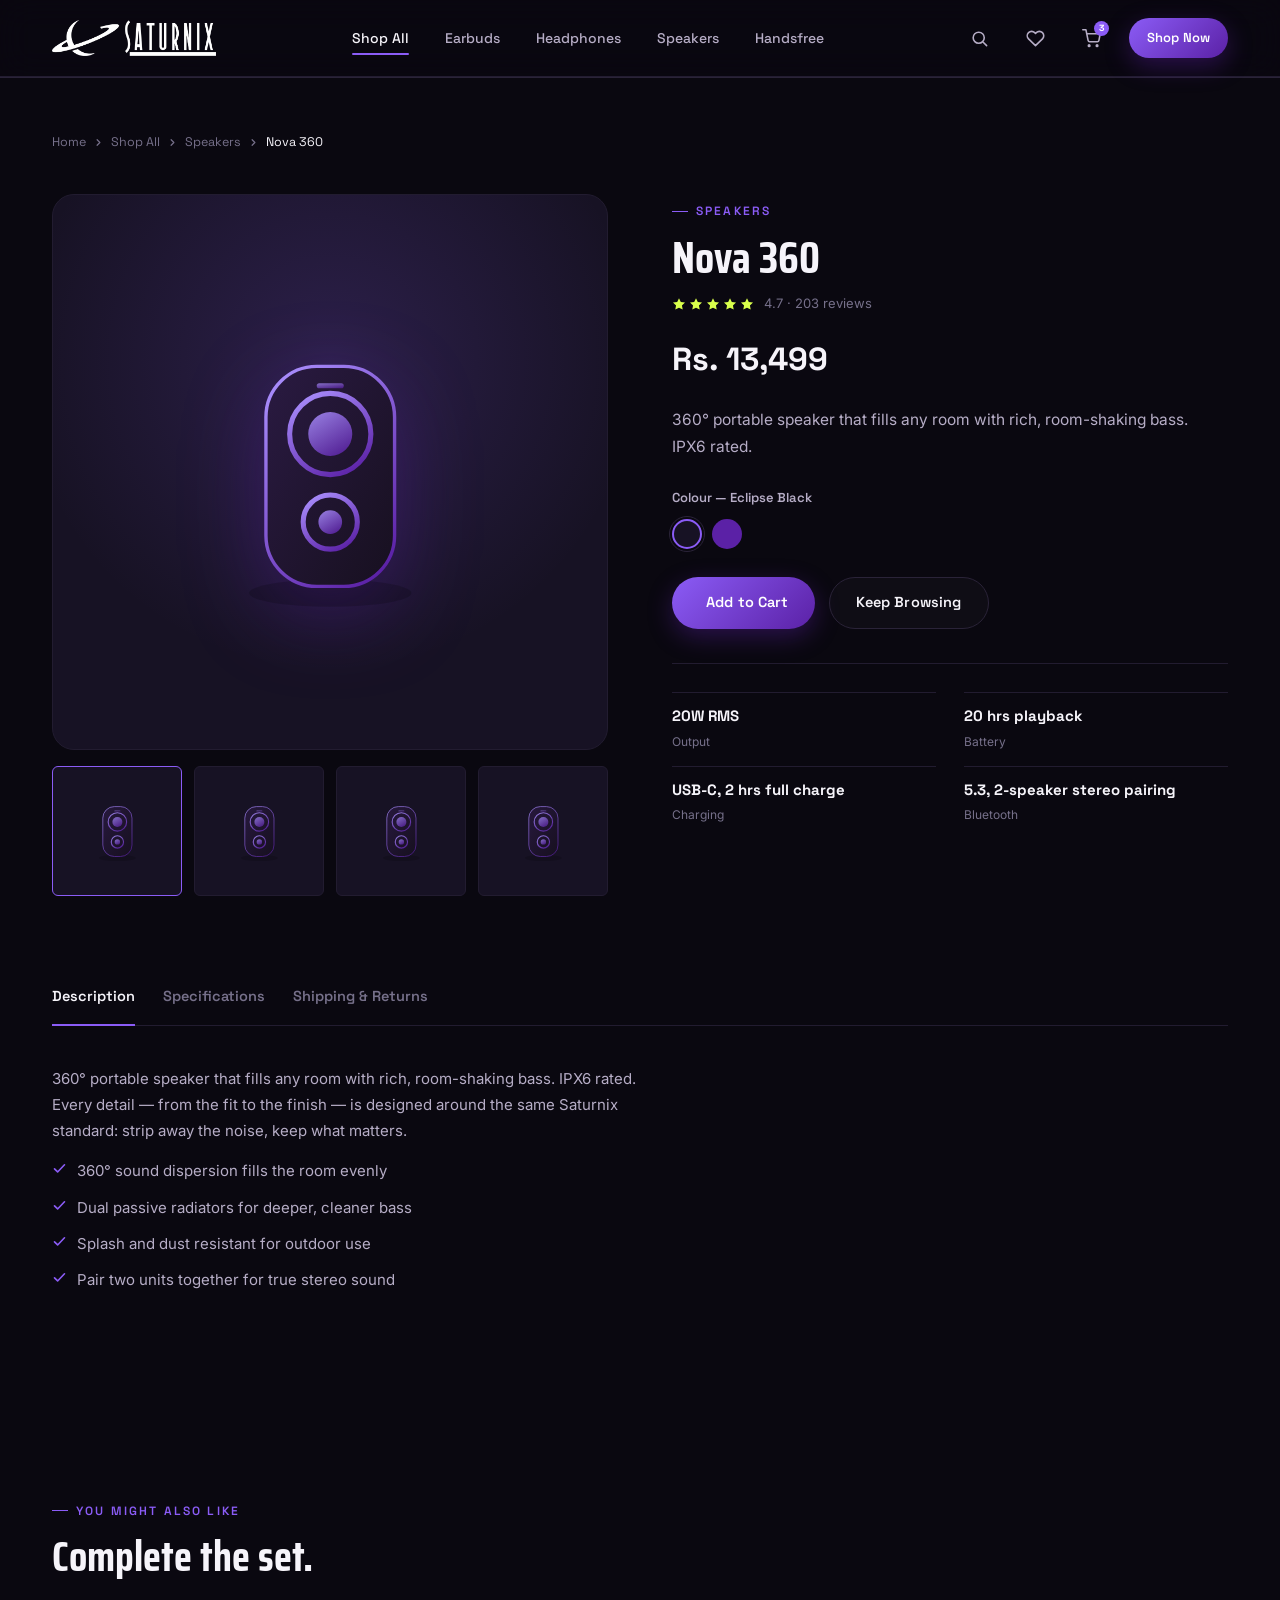
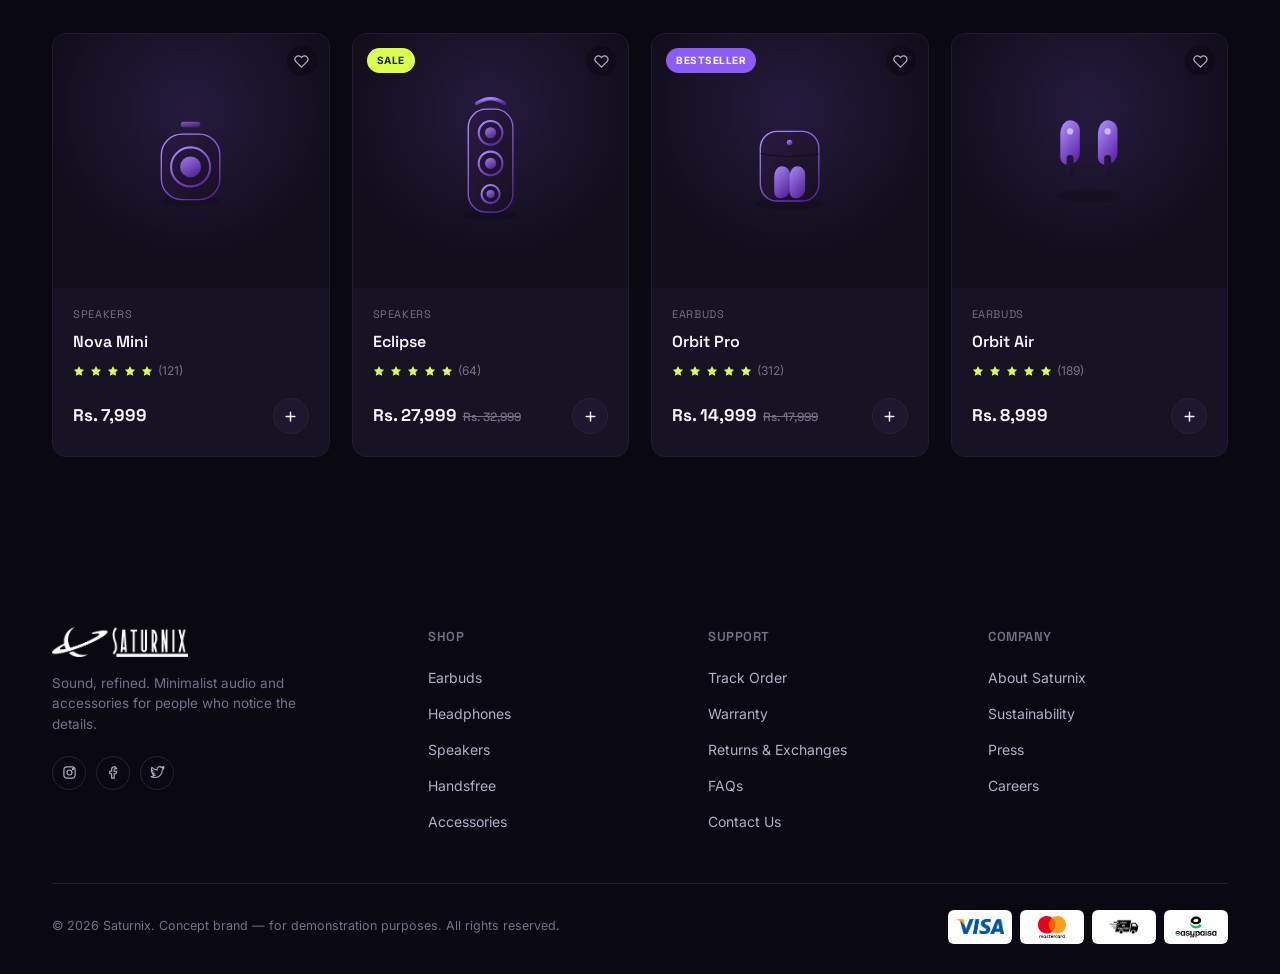
<file: nova-360.html>
<!DOCTYPE html>
<html lang="en">
<head>
<meta charset="UTF-8">
<meta name="viewport" content="width=device-width, initial-scale=1">
<title>Nova 360 — Saturnix</title>
<meta name="description" content="360° portable speaker that fills any room with rich, room-shaking bass. IPX6 rated. Rs. 13,499. Free delivery across Pakistan, 1-year Saturnix warranty.">
<link rel="icon" type="image/png" href="assets/99.png">
<link rel="stylesheet" href="assets/styles.css">
</head>
<body>

<header>
  <div class="wrap nav">
    <a class="logo" href="index.html"><img src="assets/66.png" alt="Saturnix"></a>
    <ul class="nav-links">
      <li><a href="shop.html" class="active">Shop All</a></li>
      <li><a href="shop.html?cat=Earbuds">Earbuds</a></li>
      <li><a href="shop.html?cat=Headphones">Headphones</a></li>
      <li><a href="shop.html?cat=Speakers">Speakers</a></li>
      <li><a href="shop.html?cat=Handsfree">Handsfree</a></li>
    </ul>
    <div class="nav-right">
      <button class="icon-btn" aria-label="Search"><svg viewBox="0 0 24 24" fill="none" stroke="currentColor" stroke-width="2" stroke-linecap="round"><circle cx="11" cy="11" r="7"/><path d="M21 21l-4.3-4.3"/></svg></button>
      <button class="icon-btn" aria-label="Wishlist"><svg viewBox="0 0 24 24" fill="none" stroke="currentColor" stroke-width="2" stroke-linecap="round" stroke-linejoin="round"><path d="M20.8 4.6a5.5 5.5 0 00-7.8 0L12 5.6l-1-1a5.5 5.5 0 00-7.8 7.8l1 1L12 21l7.8-7.6 1-1a5.5 5.5 0 000-7.8z"/></svg></button>
      <button class="icon-btn" aria-label="Cart"><svg viewBox="0 0 24 24" fill="none" stroke="currentColor" stroke-width="2" stroke-linecap="round" stroke-linejoin="round"><circle cx="9" cy="21" r="1"/><circle cx="19" cy="21" r="1"/><path d="M1 1h4l2.7 13.4a2 2 0 002 1.6h9.7a2 2 0 002-1.6L23 6H6"/></svg><span class="cart-count">3</span></button>
      <a class="btn btn-accent btn-sm" href="shop.html">Shop Now</a>
      <button class="burger" id="burgerBtn" aria-label="Menu"><span></span></button>
    </div>
  </div>
  <div id="mobile-panel">
    <a href="shop.html">Shop All</a>
    <a href="shop.html?cat=Earbuds">Earbuds</a>
    <a href="shop.html?cat=Headphones">Headphones</a>
    <a href="shop.html?cat=Speakers">Speakers</a>
    <a href="shop.html?cat=Handsfree">Handsfree</a>
    <a href="index.html#contact">Support</a>
  </div>
</header>

<main>
  <section class="page-head" style="padding-bottom:0;">
    <div class="wrap">
      <div class="breadcrumb"><a href="index.html">Home</a><svg viewBox="0 0 24 24" fill="none" stroke="currentColor" stroke-width="2.6" stroke-linecap="round" stroke-linejoin="round"><path d="M9 6l6 6-6 6"/></svg><a href="shop.html">Shop All</a><svg viewBox="0 0 24 24" fill="none" stroke="currentColor" stroke-width="2.6" stroke-linecap="round" stroke-linejoin="round"><path d="M9 6l6 6-6 6"/></svg><a href="shop.html?cat=Speakers">Speakers</a><svg viewBox="0 0 24 24" fill="none" stroke="currentColor" stroke-width="2.6" stroke-linecap="round" stroke-linejoin="round"><path d="M9 6l6 6-6 6"/></svg><span style="color:var(--ink);">Nova 360</span></div>
    </div>
  </section>

  <section style="padding-top:20px;">
    <div class="wrap pdp-grid">
      <div>
        <div class="pdp-gallery-main"><svg viewBox="0 0 200 200" fill="none" xmlns="http://www.w3.org/2000/svg">
  <defs>
    <linearGradient id="g-main-nova-360" x1="20%" y1="0%" x2="80%" y2="100%">
      <stop offset="0%" stop-color="#A78BFA"/>
      <stop offset="100%" stop-color="#5B21A6"/>
    </linearGradient>
    <linearGradient id="g-main-nova-360-dark" x1="0%" y1="0%" x2="100%" y2="100%">
      <stop offset="0%" stop-color="#2A1A42"/>
      <stop offset="100%" stop-color="#17101F"/>
    </linearGradient>
  </defs>
  <ellipse cx="100" cy="172" rx="48" ry="8" fill="#000" opacity="0.18"/>
  <rect x="62" y="38" width="76" height="130" rx="30" fill="url(#g-main-nova-360-dark)" stroke="url(#g-main-nova-360)" stroke-width="2"/>
  <circle cx="100" cy="78" r="24" fill="none" stroke="url(#g-main-nova-360)" stroke-width="3"/>
  <circle cx="100" cy="78" r="13" fill="url(#g-main-nova-360)" opacity="0.85"/>
  <circle cx="100" cy="130" r="16" fill="none" stroke="url(#g-main-nova-360)" stroke-width="3"/>
  <circle cx="100" cy="130" r="7" fill="url(#g-main-nova-360)" opacity="0.85"/>
  <rect x="92" y="48" width="16" height="3" rx="1.5" fill="url(#g-main-nova-360)" opacity="0.7"/>
</svg></div>
        <div class="pdp-thumbs"><div class="pdp-thumb active"><svg viewBox="0 0 200 200" fill="none" xmlns="http://www.w3.org/2000/svg">
  <defs>
    <linearGradient id="g-thumb0-nova-360" x1="20%" y1="0%" x2="80%" y2="100%">
      <stop offset="0%" stop-color="#A78BFA"/>
      <stop offset="100%" stop-color="#5B21A6"/>
    </linearGradient>
    <linearGradient id="g-thumb0-nova-360-dark" x1="0%" y1="0%" x2="100%" y2="100%">
      <stop offset="0%" stop-color="#2A1A42"/>
      <stop offset="100%" stop-color="#17101F"/>
    </linearGradient>
  </defs>
  <ellipse cx="100" cy="172" rx="48" ry="8" fill="#000" opacity="0.18"/>
  <rect x="62" y="38" width="76" height="130" rx="30" fill="url(#g-thumb0-nova-360-dark)" stroke="url(#g-thumb0-nova-360)" stroke-width="2"/>
  <circle cx="100" cy="78" r="24" fill="none" stroke="url(#g-thumb0-nova-360)" stroke-width="3"/>
  <circle cx="100" cy="78" r="13" fill="url(#g-thumb0-nova-360)" opacity="0.85"/>
  <circle cx="100" cy="130" r="16" fill="none" stroke="url(#g-thumb0-nova-360)" stroke-width="3"/>
  <circle cx="100" cy="130" r="7" fill="url(#g-thumb0-nova-360)" opacity="0.85"/>
  <rect x="92" y="48" width="16" height="3" rx="1.5" fill="url(#g-thumb0-nova-360)" opacity="0.7"/>
</svg></div><div class="pdp-thumb"><svg viewBox="0 0 200 200" fill="none" xmlns="http://www.w3.org/2000/svg">
  <defs>
    <linearGradient id="g-thumb1-nova-360" x1="20%" y1="0%" x2="80%" y2="100%">
      <stop offset="0%" stop-color="#A78BFA"/>
      <stop offset="100%" stop-color="#5B21A6"/>
    </linearGradient>
    <linearGradient id="g-thumb1-nova-360-dark" x1="0%" y1="0%" x2="100%" y2="100%">
      <stop offset="0%" stop-color="#2A1A42"/>
      <stop offset="100%" stop-color="#17101F"/>
    </linearGradient>
  </defs>
  <ellipse cx="100" cy="172" rx="48" ry="8" fill="#000" opacity="0.18"/>
  <rect x="62" y="38" width="76" height="130" rx="30" fill="url(#g-thumb1-nova-360-dark)" stroke="url(#g-thumb1-nova-360)" stroke-width="2"/>
  <circle cx="100" cy="78" r="24" fill="none" stroke="url(#g-thumb1-nova-360)" stroke-width="3"/>
  <circle cx="100" cy="78" r="13" fill="url(#g-thumb1-nova-360)" opacity="0.85"/>
  <circle cx="100" cy="130" r="16" fill="none" stroke="url(#g-thumb1-nova-360)" stroke-width="3"/>
  <circle cx="100" cy="130" r="7" fill="url(#g-thumb1-nova-360)" opacity="0.85"/>
  <rect x="92" y="48" width="16" height="3" rx="1.5" fill="url(#g-thumb1-nova-360)" opacity="0.7"/>
</svg></div><div class="pdp-thumb"><svg viewBox="0 0 200 200" fill="none" xmlns="http://www.w3.org/2000/svg">
  <defs>
    <linearGradient id="g-thumb2-nova-360" x1="20%" y1="0%" x2="80%" y2="100%">
      <stop offset="0%" stop-color="#A78BFA"/>
      <stop offset="100%" stop-color="#5B21A6"/>
    </linearGradient>
    <linearGradient id="g-thumb2-nova-360-dark" x1="0%" y1="0%" x2="100%" y2="100%">
      <stop offset="0%" stop-color="#2A1A42"/>
      <stop offset="100%" stop-color="#17101F"/>
    </linearGradient>
  </defs>
  <ellipse cx="100" cy="172" rx="48" ry="8" fill="#000" opacity="0.18"/>
  <rect x="62" y="38" width="76" height="130" rx="30" fill="url(#g-thumb2-nova-360-dark)" stroke="url(#g-thumb2-nova-360)" stroke-width="2"/>
  <circle cx="100" cy="78" r="24" fill="none" stroke="url(#g-thumb2-nova-360)" stroke-width="3"/>
  <circle cx="100" cy="78" r="13" fill="url(#g-thumb2-nova-360)" opacity="0.85"/>
  <circle cx="100" cy="130" r="16" fill="none" stroke="url(#g-thumb2-nova-360)" stroke-width="3"/>
  <circle cx="100" cy="130" r="7" fill="url(#g-thumb2-nova-360)" opacity="0.85"/>
  <rect x="92" y="48" width="16" height="3" rx="1.5" fill="url(#g-thumb2-nova-360)" opacity="0.7"/>
</svg></div><div class="pdp-thumb"><svg viewBox="0 0 200 200" fill="none" xmlns="http://www.w3.org/2000/svg">
  <defs>
    <linearGradient id="g-thumb3-nova-360" x1="20%" y1="0%" x2="80%" y2="100%">
      <stop offset="0%" stop-color="#A78BFA"/>
      <stop offset="100%" stop-color="#5B21A6"/>
    </linearGradient>
    <linearGradient id="g-thumb3-nova-360-dark" x1="0%" y1="0%" x2="100%" y2="100%">
      <stop offset="0%" stop-color="#2A1A42"/>
      <stop offset="100%" stop-color="#17101F"/>
    </linearGradient>
  </defs>
  <ellipse cx="100" cy="172" rx="48" ry="8" fill="#000" opacity="0.18"/>
  <rect x="62" y="38" width="76" height="130" rx="30" fill="url(#g-thumb3-nova-360-dark)" stroke="url(#g-thumb3-nova-360)" stroke-width="2"/>
  <circle cx="100" cy="78" r="24" fill="none" stroke="url(#g-thumb3-nova-360)" stroke-width="3"/>
  <circle cx="100" cy="78" r="13" fill="url(#g-thumb3-nova-360)" opacity="0.85"/>
  <circle cx="100" cy="130" r="16" fill="none" stroke="url(#g-thumb3-nova-360)" stroke-width="3"/>
  <circle cx="100" cy="130" r="7" fill="url(#g-thumb3-nova-360)" opacity="0.85"/>
  <rect x="92" y="48" width="16" height="3" rx="1.5" fill="url(#g-thumb3-nova-360)" opacity="0.7"/>
</svg></div></div>
      </div>
      <div class="pdp-info">
        <span class="eyebrow">Speakers</span>
        <h1>Nova 360</h1>
        <div class="pdp-stars-row">
          <div class="pdp-stars"><svg viewBox="0 0 24 24" fill="currentColor"><path d="M12 2l3.1 6.6 7.2.9-5.3 5 1.4 7.1L12 18.3 5.6 21.6 7 14.5l-5.3-5 7.2-.9z"/></svg><svg viewBox="0 0 24 24" fill="currentColor"><path d="M12 2l3.1 6.6 7.2.9-5.3 5 1.4 7.1L12 18.3 5.6 21.6 7 14.5l-5.3-5 7.2-.9z"/></svg><svg viewBox="0 0 24 24" fill="currentColor"><path d="M12 2l3.1 6.6 7.2.9-5.3 5 1.4 7.1L12 18.3 5.6 21.6 7 14.5l-5.3-5 7.2-.9z"/></svg><svg viewBox="0 0 24 24" fill="currentColor"><path d="M12 2l3.1 6.6 7.2.9-5.3 5 1.4 7.1L12 18.3 5.6 21.6 7 14.5l-5.3-5 7.2-.9z"/></svg><svg viewBox="0 0 24 24" fill="currentColor"><path d="M12 2l3.1 6.6 7.2.9-5.3 5 1.4 7.1L12 18.3 5.6 21.6 7 14.5l-5.3-5 7.2-.9z"/></svg></div>
          <span>4.7 &middot; 203 reviews</span>
        </div>
        <div class="pdp-price-row">
          <span class="price-now">Rs. 13,499</span>
          
          
        </div>
        <p class="pdp-desc">360° portable speaker that fills any room with rich, room-shaking bass. IPX6 rated.</p>
        <div class="pdp-colors">
          <h5>Colour — Eclipse Black</h5>
          <div class="color-row"><div class="color-dot active" style="background:#171224;" title="Eclipse Black"></div><div class="color-dot" style="background:#5B21A6;" title="Orbit Violet"></div></div>
        </div>
        <div class="pdp-actions">
          <a class="btn btn-accent" href="#" onclick="event.preventDefault(); this.textContent='Added to Cart ✓';"><svg viewBox="0 0 24 24" fill="none" stroke="currentColor" stroke-width="2.4" stroke-linecap="round"><path d="M12 5v14M5 12h14"/></svg> Add to Cart</a>
          <a class="btn btn-ghost" href="shop.html">Keep Browsing</a>
        </div>
        <div class="pdp-quick-specs">
          <div class="spec-item"><b>20W RMS</b><span>Output</span></div><div class="spec-item"><b>20 hrs playback</b><span>Battery</span></div><div class="spec-item"><b>USB-C, 2 hrs full charge</b><span>Charging</span></div><div class="spec-item"><b>5.3, 2-speaker stereo pairing</b><span>Bluetooth</span></div>
        </div>
      </div>
    </div>

    <div class="wrap">
      <div class="pdp-tabs-nav" id="pdpTabs">
        <button class="pdp-tab active" data-tab="desc">Description</button>
        <button class="pdp-tab" data-tab="specs">Specifications</button>
        <button class="pdp-tab" data-tab="ship">Shipping &amp; Returns</button>
      </div>
      <div class="pdp-tab-panel" data-panel="desc">
        <p>360° portable speaker that fills any room with rich, room-shaking bass. IPX6 rated. Every detail — from the fit to the finish — is designed around the same Saturnix standard: strip away the noise, keep what matters.</p>
        <ul><li><svg viewBox="0 0 24 24" fill="none" stroke="currentColor" stroke-width="2.6" stroke-linecap="round" stroke-linejoin="round"><path d="M4 12.5l5 5L20 6"/></svg><span>360° sound dispersion fills the room evenly</span></li><li><svg viewBox="0 0 24 24" fill="none" stroke="currentColor" stroke-width="2.6" stroke-linecap="round" stroke-linejoin="round"><path d="M4 12.5l5 5L20 6"/></svg><span>Dual passive radiators for deeper, cleaner bass</span></li><li><svg viewBox="0 0 24 24" fill="none" stroke="currentColor" stroke-width="2.6" stroke-linecap="round" stroke-linejoin="round"><path d="M4 12.5l5 5L20 6"/></svg><span>Splash and dust resistant for outdoor use</span></li><li><svg viewBox="0 0 24 24" fill="none" stroke="currentColor" stroke-width="2.6" stroke-linecap="round" stroke-linejoin="round"><path d="M4 12.5l5 5L20 6"/></svg><span>Pair two units together for true stereo sound</span></li></ul>
      </div>
      <div class="pdp-tab-panel" data-panel="specs" style="display:none;">
        <table class="spec-table"><tr><td>Output</td><td>20W RMS</td></tr><tr><td>Battery</td><td>20 hrs playback</td></tr><tr><td>Charging</td><td>USB-C, 2 hrs full charge</td></tr><tr><td>Bluetooth</td><td>5.3, 2-speaker stereo pairing</td></tr><tr><td>Water Resistance</td><td>IPX6</td></tr><tr><td>Warranty</td><td>1 Year</td></tr></table>
      </div>
      <div class="pdp-tab-panel" data-panel="ship" style="display:none;">
        <p>Free nationwide delivery on all orders over Rs. 5,000 — 2 to 4 business days depending on your city. Cash on delivery available across Pakistan.</p>
        <ul>
          <li><svg viewBox="0 0 24 24" fill="none" stroke="currentColor" stroke-width="2.6" stroke-linecap="round" stroke-linejoin="round"><path d="M4 12.5l5 5L20 6"/></svg><span>7-day easy returns, no questions asked</span></li>
          <li><svg viewBox="0 0 24 24" fill="none" stroke="currentColor" stroke-width="2.6" stroke-linecap="round" stroke-linejoin="round"><path d="M4 12.5l5 5L20 6"/></svg><span>1-year Saturnix warranty on manufacturing defects</span></li>
          <li><svg viewBox="0 0 24 24" fill="none" stroke="currentColor" stroke-width="2.6" stroke-linecap="round" stroke-linejoin="round"><path d="M4 12.5l5 5L20 6"/></svg><span>Exchange available for size or colour within 7 days</span></li>
        </ul>
      </div>
    </div>
  </section>

  <section>
    <div class="wrap">
      <div class="section-head">
        <div>
          <span class="eyebrow">You might also like</span>
          <h2>Complete the set.</h2>
        </div>
      </div>
      <div class="prod-grid"><div class="prod-card">
  <a class="prod-link" href="nova-mini.html">
    <div class="prod-media">
      
      <button class="prod-wish" aria-label="Wishlist" onclick="event.preventDefault()"><svg viewBox="0 0 24 24" fill="none" stroke="currentColor" stroke-width="2" stroke-linecap="round" stroke-linejoin="round"><path d="M20.8 4.6a5.5 5.5 0 00-7.8 0L12 5.6l-1-1a5.5 5.5 0 00-7.8 7.8l1 1L12 21l7.8-7.6 1-1a5.5 5.5 0 000-7.8z"/></svg></button>
      <svg viewBox="0 0 200 200" fill="none" xmlns="http://www.w3.org/2000/svg">
  <defs>
    <linearGradient id="g-pc0-nova-mini" x1="20%" y1="0%" x2="80%" y2="100%">
      <stop offset="0%" stop-color="#A78BFA"/>
      <stop offset="100%" stop-color="#5B21A6"/>
    </linearGradient>
    <linearGradient id="g-pc0-nova-mini-dark" x1="0%" y1="0%" x2="100%" y2="100%">
      <stop offset="0%" stop-color="#2A1A42"/>
      <stop offset="100%" stop-color="#17101F"/>
    </linearGradient>
  </defs>
  <ellipse cx="100" cy="158" rx="42" ry="8" fill="#000" opacity="0.18"/>
  <rect x="58" y="62" width="84" height="94" rx="30" fill="url(#g-pc0-nova-mini-dark)" stroke="url(#g-pc0-nova-mini)" stroke-width="2"/>
  <circle cx="100" cy="109" r="28" fill="none" stroke="url(#g-pc0-nova-mini)" stroke-width="3"/>
  <circle cx="100" cy="109" r="15" fill="url(#g-pc0-nova-mini)" opacity="0.85"/>
  <rect x="86" y="44" width="28" height="8" rx="4" fill="url(#g-pc0-nova-mini)" opacity="0.6"/>
</svg>
    </div>
    <div class="prod-body">
      <span class="prod-cat">Speakers</span>
      <span class="prod-name">Nova Mini</span>
      <span class="prod-stars"><svg viewBox="0 0 24 24" fill="currentColor"><path d="M12 2l3.1 6.6 7.2.9-5.3 5 1.4 7.1L12 18.3 5.6 21.6 7 14.5l-5.3-5 7.2-.9z"/></svg><svg viewBox="0 0 24 24" fill="currentColor"><path d="M12 2l3.1 6.6 7.2.9-5.3 5 1.4 7.1L12 18.3 5.6 21.6 7 14.5l-5.3-5 7.2-.9z"/></svg><svg viewBox="0 0 24 24" fill="currentColor"><path d="M12 2l3.1 6.6 7.2.9-5.3 5 1.4 7.1L12 18.3 5.6 21.6 7 14.5l-5.3-5 7.2-.9z"/></svg><svg viewBox="0 0 24 24" fill="currentColor"><path d="M12 2l3.1 6.6 7.2.9-5.3 5 1.4 7.1L12 18.3 5.6 21.6 7 14.5l-5.3-5 7.2-.9z"/></svg><svg viewBox="0 0 24 24" fill="currentColor"><path d="M12 2l3.1 6.6 7.2.9-5.3 5 1.4 7.1L12 18.3 5.6 21.6 7 14.5l-5.3-5 7.2-.9z"/></svg> (121)</span>
      <div class="prod-foot">
        <span class="prod-price">Rs. 7,999</span>
        <button class="prod-add" aria-label="Add to cart" onclick="event.preventDefault()"><svg viewBox="0 0 24 24" fill="none" stroke="currentColor" stroke-width="2.4" stroke-linecap="round"><path d="M12 5v14M5 12h14"/></svg></button>
      </div>
    </div>
  </a>
</div>
<div class="prod-card">
  <a class="prod-link" href="eclipse.html">
    <div class="prod-media">
      <span class="prod-tag tag-sale">Sale</span>
      <button class="prod-wish" aria-label="Wishlist" onclick="event.preventDefault()"><svg viewBox="0 0 24 24" fill="none" stroke="currentColor" stroke-width="2" stroke-linecap="round" stroke-linejoin="round"><path d="M20.8 4.6a5.5 5.5 0 00-7.8 0L12 5.6l-1-1a5.5 5.5 0 00-7.8 7.8l1 1L12 21l7.8-7.6 1-1a5.5 5.5 0 000-7.8z"/></svg></button>
      <svg viewBox="0 0 200 200" fill="none" xmlns="http://www.w3.org/2000/svg">
  <defs>
    <linearGradient id="g-pc1-eclipse" x1="20%" y1="0%" x2="80%" y2="100%">
      <stop offset="0%" stop-color="#A78BFA"/>
      <stop offset="100%" stop-color="#5B21A6"/>
    </linearGradient>
    <linearGradient id="g-pc1-eclipse-dark" x1="0%" y1="0%" x2="100%" y2="100%">
      <stop offset="0%" stop-color="#2A1A42"/>
      <stop offset="100%" stop-color="#17101F"/>
    </linearGradient>
  </defs>
  <ellipse cx="100" cy="178" rx="40" ry="7" fill="#000" opacity="0.18"/>
  <rect x="68" y="26" width="64" height="148" rx="26" fill="url(#g-pc1-eclipse-dark)" stroke="url(#g-pc1-eclipse)" stroke-width="2"/>
  <path d="M80 18 Q100 4 120 18" stroke="url(#g-pc1-eclipse)" stroke-width="5" stroke-linecap="round" fill="none"/>
  <circle cx="100" cy="60" r="17" fill="none" stroke="url(#g-pc1-eclipse)" stroke-width="3"/>
  <circle cx="100" cy="60" r="8" fill="url(#g-pc1-eclipse)" opacity="0.85"/>
  <circle cx="100" cy="104" r="17" fill="none" stroke="url(#g-pc1-eclipse)" stroke-width="3"/>
  <circle cx="100" cy="104" r="8" fill="url(#g-pc1-eclipse)" opacity="0.85"/>
  <circle cx="100" cy="148" r="13" fill="none" stroke="url(#g-pc1-eclipse)" stroke-width="3"/>
  <circle cx="100" cy="148" r="6" fill="url(#g-pc1-eclipse)" opacity="0.85"/>
</svg>
    </div>
    <div class="prod-body">
      <span class="prod-cat">Speakers</span>
      <span class="prod-name">Eclipse</span>
      <span class="prod-stars"><svg viewBox="0 0 24 24" fill="currentColor"><path d="M12 2l3.1 6.6 7.2.9-5.3 5 1.4 7.1L12 18.3 5.6 21.6 7 14.5l-5.3-5 7.2-.9z"/></svg><svg viewBox="0 0 24 24" fill="currentColor"><path d="M12 2l3.1 6.6 7.2.9-5.3 5 1.4 7.1L12 18.3 5.6 21.6 7 14.5l-5.3-5 7.2-.9z"/></svg><svg viewBox="0 0 24 24" fill="currentColor"><path d="M12 2l3.1 6.6 7.2.9-5.3 5 1.4 7.1L12 18.3 5.6 21.6 7 14.5l-5.3-5 7.2-.9z"/></svg><svg viewBox="0 0 24 24" fill="currentColor"><path d="M12 2l3.1 6.6 7.2.9-5.3 5 1.4 7.1L12 18.3 5.6 21.6 7 14.5l-5.3-5 7.2-.9z"/></svg><svg viewBox="0 0 24 24" fill="currentColor"><path d="M12 2l3.1 6.6 7.2.9-5.3 5 1.4 7.1L12 18.3 5.6 21.6 7 14.5l-5.3-5 7.2-.9z"/></svg> (64)</span>
      <div class="prod-foot">
        <span class="prod-price">Rs. 27,999<small>Rs. 32,999</small></span>
        <button class="prod-add" aria-label="Add to cart" onclick="event.preventDefault()"><svg viewBox="0 0 24 24" fill="none" stroke="currentColor" stroke-width="2.4" stroke-linecap="round"><path d="M12 5v14M5 12h14"/></svg></button>
      </div>
    </div>
  </a>
</div>
<div class="prod-card">
  <a class="prod-link" href="orbit-pro.html">
    <div class="prod-media">
      <span class="prod-tag ">Bestseller</span>
      <button class="prod-wish" aria-label="Wishlist" onclick="event.preventDefault()"><svg viewBox="0 0 24 24" fill="none" stroke="currentColor" stroke-width="2" stroke-linecap="round" stroke-linejoin="round"><path d="M20.8 4.6a5.5 5.5 0 00-7.8 0L12 5.6l-1-1a5.5 5.5 0 00-7.8 7.8l1 1L12 21l7.8-7.6 1-1a5.5 5.5 0 000-7.8z"/></svg></button>
      <svg viewBox="0 0 200 200" fill="none" xmlns="http://www.w3.org/2000/svg">
  <defs>
    <linearGradient id="g-pc2-orbit-pro" x1="20%" y1="0%" x2="80%" y2="100%">
      <stop offset="0%" stop-color="#A78BFA"/>
      <stop offset="100%" stop-color="#5B21A6"/>
    </linearGradient>
    <linearGradient id="g-pc2-orbit-pro-dark" x1="0%" y1="0%" x2="100%" y2="100%">
      <stop offset="0%" stop-color="#2A1A42"/>
      <stop offset="100%" stop-color="#17101F"/>
    </linearGradient>
  </defs>
  <ellipse cx="100" cy="162" rx="50" ry="9" fill="#000" opacity="0.18"/>
  <rect x="58" y="58" width="84" height="100" rx="24" fill="url(#g-pc2-orbit-pro-dark)" stroke="url(#g-pc2-orbit-pro)" stroke-width="2"/>
  <path d="M58 90 Q100 98 142 90" stroke="#0A0810" stroke-width="2" opacity="0.5"/>
  <circle cx="100" cy="74" r="4" fill="url(#g-pc2-orbit-pro)"/>
  <g transform="translate(78,108)">
    <path d="M11 0C17.35 0 22.4 5.04 22.4 11.2V32C22.4 39.7 16.8 46 8.8 46C4 46 0 42 0 37.4V14.9C0 6.7 4.9 0 11 0Z" fill="url(#g-pc2-orbit-pro)" opacity="0.92"/>
  </g>
  <g transform="translate(100,108)">
    <path d="M11 0C17.35 0 22.4 5.04 22.4 11.2V32C22.4 39.7 16.8 46 8.8 46C4 46 0 42 0 37.4V14.9C0 6.7 4.9 0 11 0Z" fill="url(#g-pc2-orbit-pro)" opacity="0.92"/>
  </g>
</svg>
    </div>
    <div class="prod-body">
      <span class="prod-cat">Earbuds</span>
      <span class="prod-name">Orbit Pro</span>
      <span class="prod-stars"><svg viewBox="0 0 24 24" fill="currentColor"><path d="M12 2l3.1 6.6 7.2.9-5.3 5 1.4 7.1L12 18.3 5.6 21.6 7 14.5l-5.3-5 7.2-.9z"/></svg><svg viewBox="0 0 24 24" fill="currentColor"><path d="M12 2l3.1 6.6 7.2.9-5.3 5 1.4 7.1L12 18.3 5.6 21.6 7 14.5l-5.3-5 7.2-.9z"/></svg><svg viewBox="0 0 24 24" fill="currentColor"><path d="M12 2l3.1 6.6 7.2.9-5.3 5 1.4 7.1L12 18.3 5.6 21.6 7 14.5l-5.3-5 7.2-.9z"/></svg><svg viewBox="0 0 24 24" fill="currentColor"><path d="M12 2l3.1 6.6 7.2.9-5.3 5 1.4 7.1L12 18.3 5.6 21.6 7 14.5l-5.3-5 7.2-.9z"/></svg><svg viewBox="0 0 24 24" fill="currentColor"><path d="M12 2l3.1 6.6 7.2.9-5.3 5 1.4 7.1L12 18.3 5.6 21.6 7 14.5l-5.3-5 7.2-.9z"/></svg> (312)</span>
      <div class="prod-foot">
        <span class="prod-price">Rs. 14,999<small>Rs. 17,999</small></span>
        <button class="prod-add" aria-label="Add to cart" onclick="event.preventDefault()"><svg viewBox="0 0 24 24" fill="none" stroke="currentColor" stroke-width="2.4" stroke-linecap="round"><path d="M12 5v14M5 12h14"/></svg></button>
      </div>
    </div>
  </a>
</div>
<div class="prod-card">
  <a class="prod-link" href="orbit-air.html">
    <div class="prod-media">
      
      <button class="prod-wish" aria-label="Wishlist" onclick="event.preventDefault()"><svg viewBox="0 0 24 24" fill="none" stroke="currentColor" stroke-width="2" stroke-linecap="round" stroke-linejoin="round"><path d="M20.8 4.6a5.5 5.5 0 00-7.8 0L12 5.6l-1-1a5.5 5.5 0 00-7.8 7.8l1 1L12 21l7.8-7.6 1-1a5.5 5.5 0 000-7.8z"/></svg></button>
      <svg viewBox="0 0 200 200" fill="none" xmlns="http://www.w3.org/2000/svg">
  <defs>
    <linearGradient id="g-pc3-orbit-air" x1="20%" y1="0%" x2="80%" y2="100%">
      <stop offset="0%" stop-color="#A78BFA"/>
      <stop offset="100%" stop-color="#5B21A6"/>
    </linearGradient>
    <linearGradient id="g-pc3-orbit-air-dark" x1="0%" y1="0%" x2="100%" y2="100%">
      <stop offset="0%" stop-color="#2A1A42"/>
      <stop offset="100%" stop-color="#17101F"/>
    </linearGradient>
  </defs>
  <ellipse cx="100" cy="150" rx="46" ry="10" fill="#000" opacity="0.18"/>
  <g transform="translate(58,42)">
    <path d="M14 0C21.7 0 28 6.3 28 14V46C28 56 21 64 11 64C5 64 0 59 0 53V20C0 9 6.3 0 14 0Z" fill="url(#g-pc3-orbit-air)"/>
    <rect x="9" y="50" width="10" height="34" rx="5" fill="url(#g-pc3-orbit-air-dark)"/>
    <circle cx="14" cy="16" r="4.5" fill="#fff" opacity="0.55"/>
  </g>
  <g transform="translate(112,42)">
    <path d="M14 0C21.7 0 28 6.3 28 14V46C28 56 21 64 11 64C5 64 0 59 0 53V20C0 9 6.3 0 14 0Z" fill="url(#g-pc3-orbit-air)"/>
    <rect x="9" y="50" width="10" height="34" rx="5" fill="url(#g-pc3-orbit-air-dark)"/>
    <circle cx="14" cy="16" r="4.5" fill="#fff" opacity="0.55"/>
  </g>
</svg>
    </div>
    <div class="prod-body">
      <span class="prod-cat">Earbuds</span>
      <span class="prod-name">Orbit Air</span>
      <span class="prod-stars"><svg viewBox="0 0 24 24" fill="currentColor"><path d="M12 2l3.1 6.6 7.2.9-5.3 5 1.4 7.1L12 18.3 5.6 21.6 7 14.5l-5.3-5 7.2-.9z"/></svg><svg viewBox="0 0 24 24" fill="currentColor"><path d="M12 2l3.1 6.6 7.2.9-5.3 5 1.4 7.1L12 18.3 5.6 21.6 7 14.5l-5.3-5 7.2-.9z"/></svg><svg viewBox="0 0 24 24" fill="currentColor"><path d="M12 2l3.1 6.6 7.2.9-5.3 5 1.4 7.1L12 18.3 5.6 21.6 7 14.5l-5.3-5 7.2-.9z"/></svg><svg viewBox="0 0 24 24" fill="currentColor"><path d="M12 2l3.1 6.6 7.2.9-5.3 5 1.4 7.1L12 18.3 5.6 21.6 7 14.5l-5.3-5 7.2-.9z"/></svg><svg viewBox="0 0 24 24" fill="currentColor"><path d="M12 2l3.1 6.6 7.2.9-5.3 5 1.4 7.1L12 18.3 5.6 21.6 7 14.5l-5.3-5 7.2-.9z"/></svg> (189)</span>
      <div class="prod-foot">
        <span class="prod-price">Rs. 8,999</span>
        <button class="prod-add" aria-label="Add to cart" onclick="event.preventDefault()"><svg viewBox="0 0 24 24" fill="none" stroke="currentColor" stroke-width="2.4" stroke-linecap="round"><path d="M12 5v14M5 12h14"/></svg></button>
      </div>
    </div>
  </a>
</div></div>
    </div>
  </section>
</main>

<footer>
  <div class="wrap">
    <div class="foot-top">
      <div class="foot-brand">
        <img src="assets/66.png" alt="Saturnix">
        <p>Sound, refined. Minimalist audio and accessories for people who notice the details.</p>
        <div class="foot-socials">
          <a href="#" aria-label="Instagram"><svg viewBox="0 0 24 24" fill="none" stroke="currentColor" stroke-width="1.8"><rect x="3" y="3" width="18" height="18" rx="5"/><circle cx="12" cy="12" r="4"/><circle cx="17.5" cy="6.5" r="1"/></svg></a>
          <a href="#" aria-label="Facebook"><svg viewBox="0 0 24 24" fill="none" stroke="currentColor" stroke-width="1.8"><path d="M15 3h-2a4 4 0 00-4 4v3H6v4h3v7h4v-7h3l1-4h-4V7a1 1 0 011-1h3z"/></svg></a>
          <a href="#" aria-label="Twitter"><svg viewBox="0 0 24 24" fill="none" stroke="currentColor" stroke-width="1.8"><path d="M22 4.5c-.8.4-1.6.6-2.5.8a4.3 4.3 0 001.9-2.4c-.8.5-1.8.9-2.7 1.1a4.3 4.3 0 00-7.3 3.9A12.2 12.2 0 013 3.9a4.3 4.3 0 001.3 5.7c-.7 0-1.4-.2-2-.5v.1a4.3 4.3 0 003.4 4.2c-.6.2-1.3.2-2 .1a4.3 4.3 0 004 3 8.6 8.6 0 01-6.3 1.8A12.1 12.1 0 0008 20c7.5 0 11.6-6.2 11.6-11.6v-.5c.8-.6 1.5-1.3 2-2.1z"/></svg></a>
        </div>
      </div>
      <div class="foot-col">
        <h5>Shop</h5>
        <ul>
          <li><a href="shop.html?cat=Earbuds">Earbuds</a></li>
          <li><a href="shop.html?cat=Headphones">Headphones</a></li>
          <li><a href="shop.html?cat=Speakers">Speakers</a></li>
          <li><a href="shop.html?cat=Handsfree">Handsfree</a></li>
          <li><a href="shop.html?cat=Accessories">Accessories</a></li>
        </ul>
      </div>
      <div class="foot-col">
        <h5>Support</h5>
        <ul>
          <li><a href="#">Track Order</a></li>
          <li><a href="#">Warranty</a></li>
          <li><a href="#">Returns &amp; Exchanges</a></li>
          <li><a href="#">FAQs</a></li>
          <li><a href="#">Contact Us</a></li>
        </ul>
      </div>
      <div class="foot-col">
        <h5>Company</h5>
        <ul>
          <li><a href="#">About Saturnix</a></li>
          <li><a href="#">Sustainability</a></li>
          <li><a href="#">Press</a></li>
          <li><a href="#">Careers</a></li>
        </ul>
      </div>
    </div>
    <div class="foot-bottom">
      <p>© 2026 Saturnix. Concept brand — for demonstration purposes. All rights reserved.</p>
      <div class="foot-pay">
        <img src="assets/VISA-Logo-2006.png" alt="Visa"><img src="assets/Mastercard-logo.svg" alt="Mastercard"><img src="assets/CASH ON DELIVERY.png" alt="Cash on Delivery"><img src="assets/easypaisa-new-logo-png_seeklogo-500291.png" alt="EasyPaisa">
      </div>
    </div>
  </div>
</footer>

<script>
  const pdpTabs = document.querySelectorAll('.pdp-tab');
  const panels = document.querySelectorAll('.pdp-tab-panel');
  pdpTabs.forEach(tab => {
    tab.addEventListener('click', () => {
      pdpTabs.forEach(t => t.classList.remove('active'));
      tab.classList.add('active');
      panels.forEach(p => p.style.display = (p.dataset.panel === tab.dataset.tab) ? '' : 'none');
    });
  });
  document.querySelectorAll('.pdp-thumb').forEach(th => {
    th.addEventListener('click', () => {
      document.querySelectorAll('.pdp-thumb').forEach(x => x.classList.remove('active'));
      th.classList.add('active');
    });
  });
  document.querySelectorAll('.color-dot').forEach(dot => {
    dot.addEventListener('click', () => {
      document.querySelectorAll('.color-dot').forEach(x => x.classList.remove('active'));
      dot.classList.add('active');
    });
  });
</script>

<script>
  const burger = document.getElementById('burgerBtn');
  const panel = document.getElementById('mobile-panel');
  if (burger) {
    burger.addEventListener('click', () => {
      panel.classList.toggle('open');
    });
    panel.querySelectorAll('a').forEach(a => a.addEventListener('click', () => panel.classList.remove('open')));
  }
  // header solidify on scroll
  const hdr = document.querySelector('header');
  window.addEventListener('scroll', () => {
    if (window.scrollY > 8) hdr.style.borderBottomColor = 'var(--line)';
  });
</script>
</body>
</html>
</file>
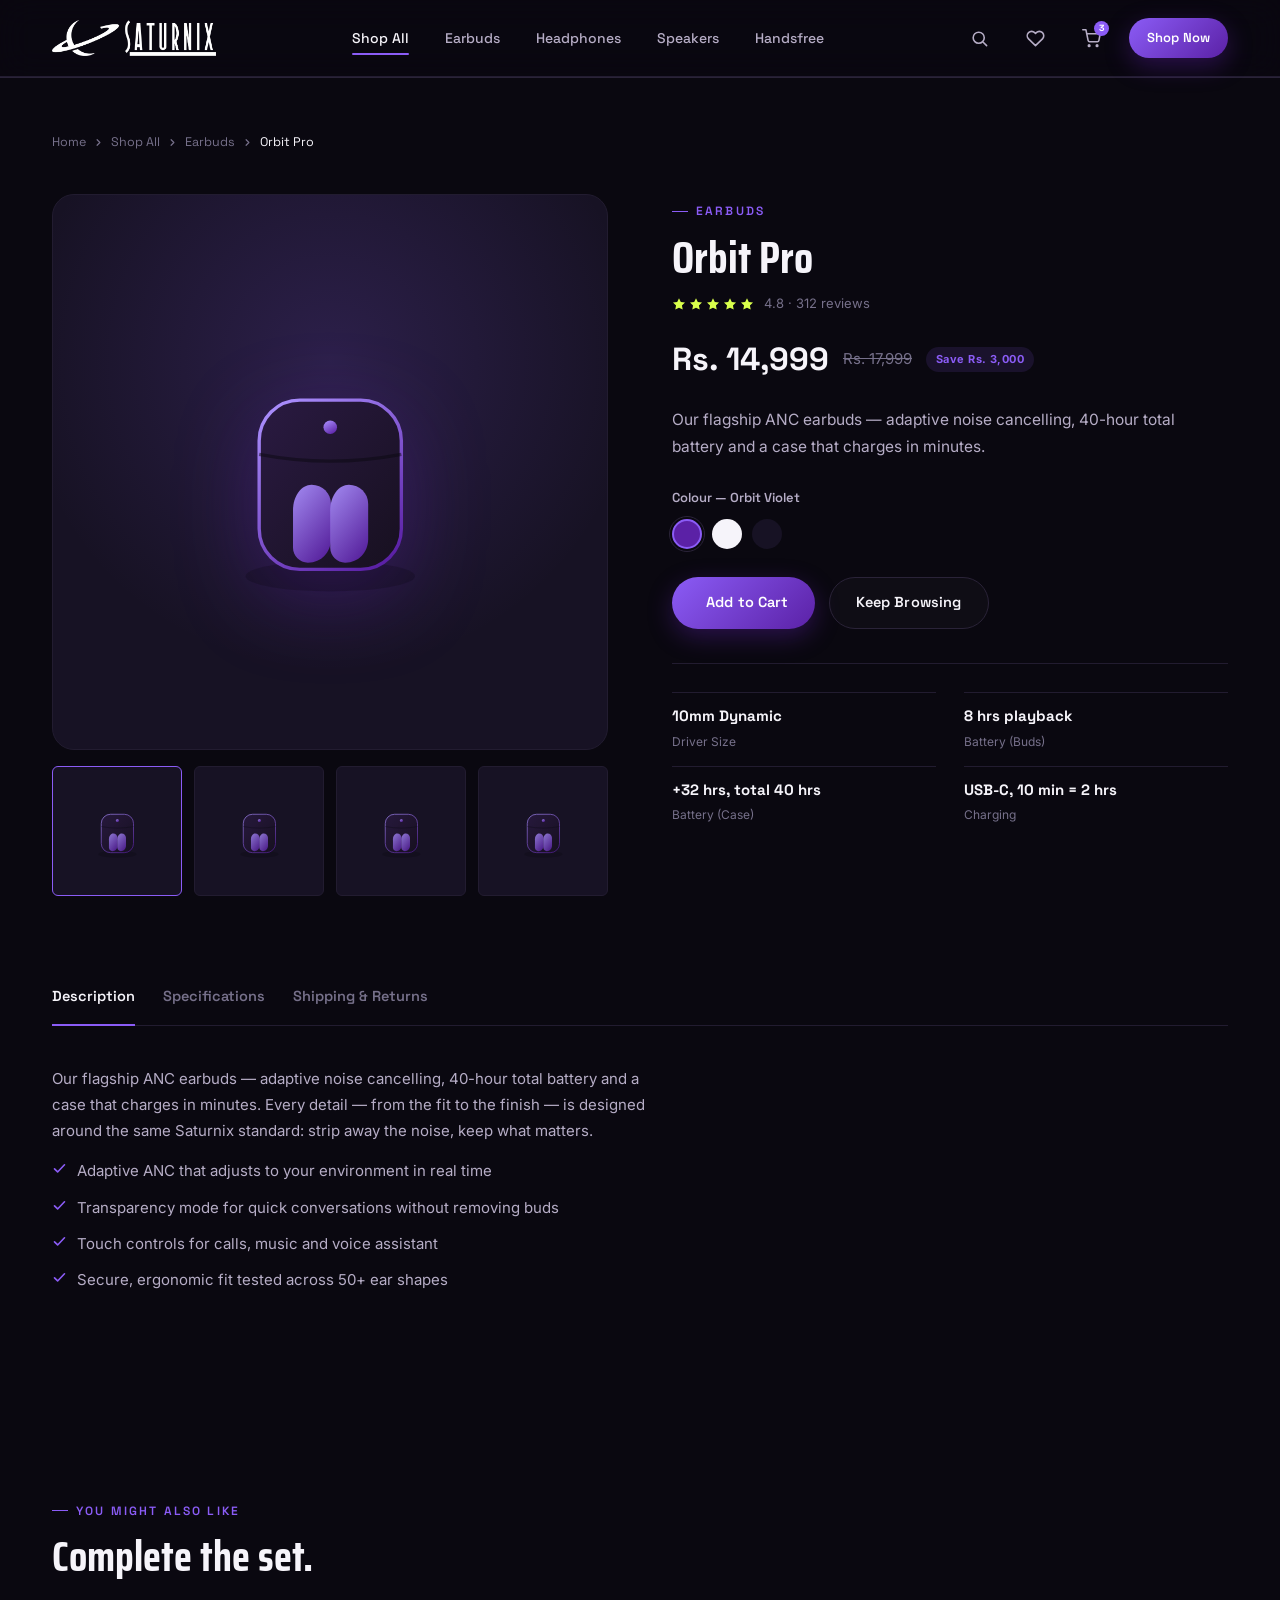
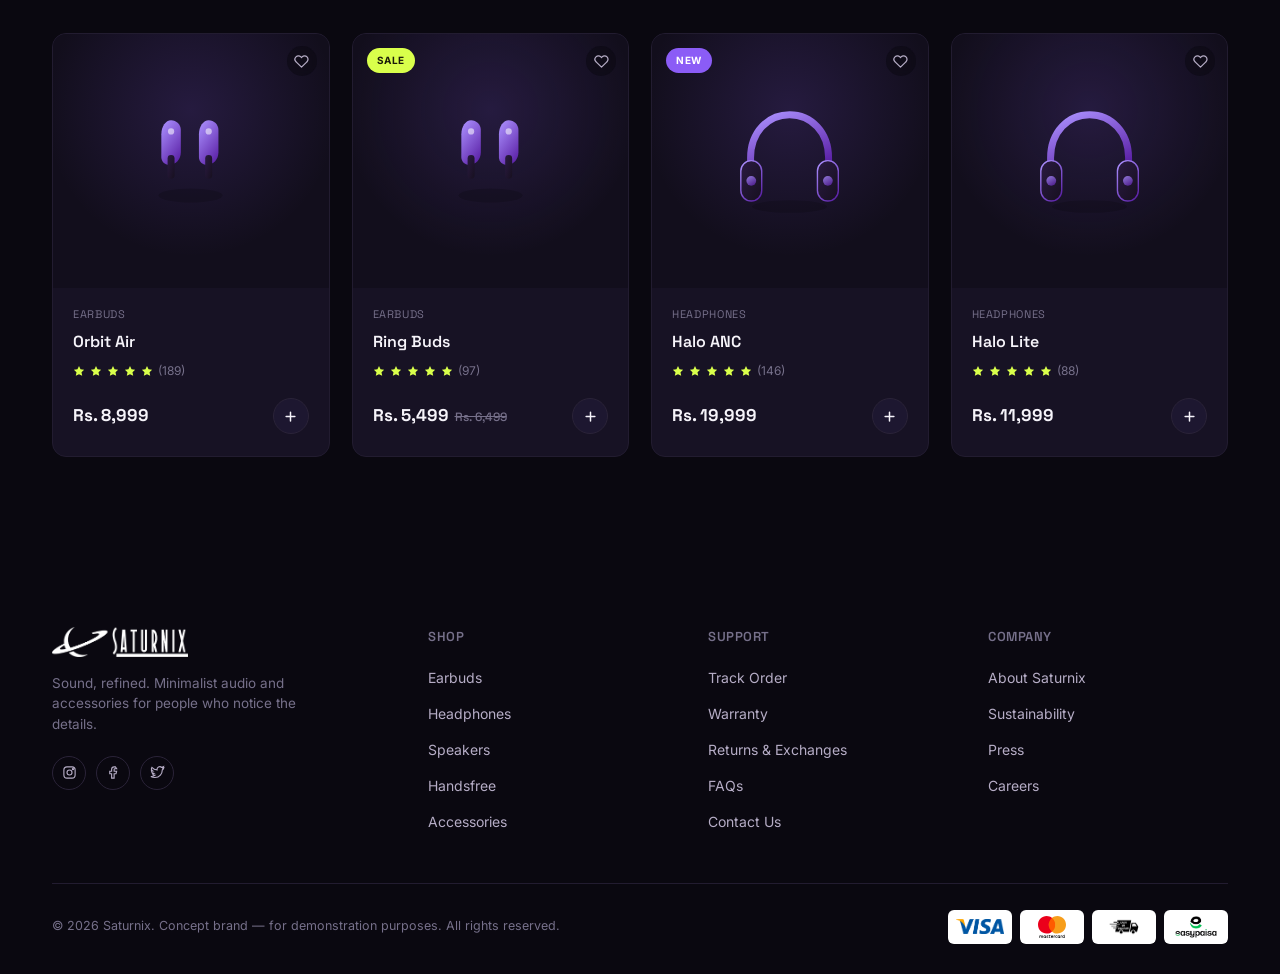
<file: orbit-pro.html>
<!DOCTYPE html>
<html lang="en">
<head>
<meta charset="UTF-8">
<meta name="viewport" content="width=device-width, initial-scale=1">
<title>Orbit Pro — Saturnix</title>
<meta name="description" content="Our flagship ANC earbuds — adaptive noise cancelling, 40-hour total battery and a case that charges in minutes. Rs. 14,999. Free delivery across Pakistan, 1-year Saturnix warranty.">
<link rel="icon" type="image/png" href="assets/99.png">
<link rel="stylesheet" href="assets/styles.css">
</head>
<body>

<header>
  <div class="wrap nav">
    <a class="logo" href="index.html"><img src="assets/66.png" alt="Saturnix"></a>
    <ul class="nav-links">
      <li><a href="shop.html" class="active">Shop All</a></li>
      <li><a href="shop.html?cat=Earbuds">Earbuds</a></li>
      <li><a href="shop.html?cat=Headphones">Headphones</a></li>
      <li><a href="shop.html?cat=Speakers">Speakers</a></li>
      <li><a href="shop.html?cat=Handsfree">Handsfree</a></li>
    </ul>
    <div class="nav-right">
      <button class="icon-btn" aria-label="Search"><svg viewBox="0 0 24 24" fill="none" stroke="currentColor" stroke-width="2" stroke-linecap="round"><circle cx="11" cy="11" r="7"/><path d="M21 21l-4.3-4.3"/></svg></button>
      <button class="icon-btn" aria-label="Wishlist"><svg viewBox="0 0 24 24" fill="none" stroke="currentColor" stroke-width="2" stroke-linecap="round" stroke-linejoin="round"><path d="M20.8 4.6a5.5 5.5 0 00-7.8 0L12 5.6l-1-1a5.5 5.5 0 00-7.8 7.8l1 1L12 21l7.8-7.6 1-1a5.5 5.5 0 000-7.8z"/></svg></button>
      <button class="icon-btn" aria-label="Cart"><svg viewBox="0 0 24 24" fill="none" stroke="currentColor" stroke-width="2" stroke-linecap="round" stroke-linejoin="round"><circle cx="9" cy="21" r="1"/><circle cx="19" cy="21" r="1"/><path d="M1 1h4l2.7 13.4a2 2 0 002 1.6h9.7a2 2 0 002-1.6L23 6H6"/></svg><span class="cart-count">3</span></button>
      <a class="btn btn-accent btn-sm" href="shop.html">Shop Now</a>
      <button class="burger" id="burgerBtn" aria-label="Menu"><span></span></button>
    </div>
  </div>
  <div id="mobile-panel">
    <a href="shop.html">Shop All</a>
    <a href="shop.html?cat=Earbuds">Earbuds</a>
    <a href="shop.html?cat=Headphones">Headphones</a>
    <a href="shop.html?cat=Speakers">Speakers</a>
    <a href="shop.html?cat=Handsfree">Handsfree</a>
    <a href="index.html#contact">Support</a>
  </div>
</header>

<main>
  <section class="page-head" style="padding-bottom:0;">
    <div class="wrap">
      <div class="breadcrumb"><a href="index.html">Home</a><svg viewBox="0 0 24 24" fill="none" stroke="currentColor" stroke-width="2.6" stroke-linecap="round" stroke-linejoin="round"><path d="M9 6l6 6-6 6"/></svg><a href="shop.html">Shop All</a><svg viewBox="0 0 24 24" fill="none" stroke="currentColor" stroke-width="2.6" stroke-linecap="round" stroke-linejoin="round"><path d="M9 6l6 6-6 6"/></svg><a href="shop.html?cat=Earbuds">Earbuds</a><svg viewBox="0 0 24 24" fill="none" stroke="currentColor" stroke-width="2.6" stroke-linecap="round" stroke-linejoin="round"><path d="M9 6l6 6-6 6"/></svg><span style="color:var(--ink);">Orbit Pro</span></div>
    </div>
  </section>

  <section style="padding-top:20px;">
    <div class="wrap pdp-grid">
      <div>
        <div class="pdp-gallery-main"><svg viewBox="0 0 200 200" fill="none" xmlns="http://www.w3.org/2000/svg">
  <defs>
    <linearGradient id="g-main-orbit-pro" x1="20%" y1="0%" x2="80%" y2="100%">
      <stop offset="0%" stop-color="#A78BFA"/>
      <stop offset="100%" stop-color="#5B21A6"/>
    </linearGradient>
    <linearGradient id="g-main-orbit-pro-dark" x1="0%" y1="0%" x2="100%" y2="100%">
      <stop offset="0%" stop-color="#2A1A42"/>
      <stop offset="100%" stop-color="#17101F"/>
    </linearGradient>
  </defs>
  <ellipse cx="100" cy="162" rx="50" ry="9" fill="#000" opacity="0.18"/>
  <rect x="58" y="58" width="84" height="100" rx="24" fill="url(#g-main-orbit-pro-dark)" stroke="url(#g-main-orbit-pro)" stroke-width="2"/>
  <path d="M58 90 Q100 98 142 90" stroke="#0A0810" stroke-width="2" opacity="0.5"/>
  <circle cx="100" cy="74" r="4" fill="url(#g-main-orbit-pro)"/>
  <g transform="translate(78,108)">
    <path d="M11 0C17.35 0 22.4 5.04 22.4 11.2V32C22.4 39.7 16.8 46 8.8 46C4 46 0 42 0 37.4V14.9C0 6.7 4.9 0 11 0Z" fill="url(#g-main-orbit-pro)" opacity="0.92"/>
  </g>
  <g transform="translate(100,108)">
    <path d="M11 0C17.35 0 22.4 5.04 22.4 11.2V32C22.4 39.7 16.8 46 8.8 46C4 46 0 42 0 37.4V14.9C0 6.7 4.9 0 11 0Z" fill="url(#g-main-orbit-pro)" opacity="0.92"/>
  </g>
</svg></div>
        <div class="pdp-thumbs"><div class="pdp-thumb active"><svg viewBox="0 0 200 200" fill="none" xmlns="http://www.w3.org/2000/svg">
  <defs>
    <linearGradient id="g-thumb0-orbit-pro" x1="20%" y1="0%" x2="80%" y2="100%">
      <stop offset="0%" stop-color="#A78BFA"/>
      <stop offset="100%" stop-color="#5B21A6"/>
    </linearGradient>
    <linearGradient id="g-thumb0-orbit-pro-dark" x1="0%" y1="0%" x2="100%" y2="100%">
      <stop offset="0%" stop-color="#2A1A42"/>
      <stop offset="100%" stop-color="#17101F"/>
    </linearGradient>
  </defs>
  <ellipse cx="100" cy="162" rx="50" ry="9" fill="#000" opacity="0.18"/>
  <rect x="58" y="58" width="84" height="100" rx="24" fill="url(#g-thumb0-orbit-pro-dark)" stroke="url(#g-thumb0-orbit-pro)" stroke-width="2"/>
  <path d="M58 90 Q100 98 142 90" stroke="#0A0810" stroke-width="2" opacity="0.5"/>
  <circle cx="100" cy="74" r="4" fill="url(#g-thumb0-orbit-pro)"/>
  <g transform="translate(78,108)">
    <path d="M11 0C17.35 0 22.4 5.04 22.4 11.2V32C22.4 39.7 16.8 46 8.8 46C4 46 0 42 0 37.4V14.9C0 6.7 4.9 0 11 0Z" fill="url(#g-thumb0-orbit-pro)" opacity="0.92"/>
  </g>
  <g transform="translate(100,108)">
    <path d="M11 0C17.35 0 22.4 5.04 22.4 11.2V32C22.4 39.7 16.8 46 8.8 46C4 46 0 42 0 37.4V14.9C0 6.7 4.9 0 11 0Z" fill="url(#g-thumb0-orbit-pro)" opacity="0.92"/>
  </g>
</svg></div><div class="pdp-thumb"><svg viewBox="0 0 200 200" fill="none" xmlns="http://www.w3.org/2000/svg">
  <defs>
    <linearGradient id="g-thumb1-orbit-pro" x1="20%" y1="0%" x2="80%" y2="100%">
      <stop offset="0%" stop-color="#A78BFA"/>
      <stop offset="100%" stop-color="#5B21A6"/>
    </linearGradient>
    <linearGradient id="g-thumb1-orbit-pro-dark" x1="0%" y1="0%" x2="100%" y2="100%">
      <stop offset="0%" stop-color="#2A1A42"/>
      <stop offset="100%" stop-color="#17101F"/>
    </linearGradient>
  </defs>
  <ellipse cx="100" cy="162" rx="50" ry="9" fill="#000" opacity="0.18"/>
  <rect x="58" y="58" width="84" height="100" rx="24" fill="url(#g-thumb1-orbit-pro-dark)" stroke="url(#g-thumb1-orbit-pro)" stroke-width="2"/>
  <path d="M58 90 Q100 98 142 90" stroke="#0A0810" stroke-width="2" opacity="0.5"/>
  <circle cx="100" cy="74" r="4" fill="url(#g-thumb1-orbit-pro)"/>
  <g transform="translate(78,108)">
    <path d="M11 0C17.35 0 22.4 5.04 22.4 11.2V32C22.4 39.7 16.8 46 8.8 46C4 46 0 42 0 37.4V14.9C0 6.7 4.9 0 11 0Z" fill="url(#g-thumb1-orbit-pro)" opacity="0.92"/>
  </g>
  <g transform="translate(100,108)">
    <path d="M11 0C17.35 0 22.4 5.04 22.4 11.2V32C22.4 39.7 16.8 46 8.8 46C4 46 0 42 0 37.4V14.9C0 6.7 4.9 0 11 0Z" fill="url(#g-thumb1-orbit-pro)" opacity="0.92"/>
  </g>
</svg></div><div class="pdp-thumb"><svg viewBox="0 0 200 200" fill="none" xmlns="http://www.w3.org/2000/svg">
  <defs>
    <linearGradient id="g-thumb2-orbit-pro" x1="20%" y1="0%" x2="80%" y2="100%">
      <stop offset="0%" stop-color="#A78BFA"/>
      <stop offset="100%" stop-color="#5B21A6"/>
    </linearGradient>
    <linearGradient id="g-thumb2-orbit-pro-dark" x1="0%" y1="0%" x2="100%" y2="100%">
      <stop offset="0%" stop-color="#2A1A42"/>
      <stop offset="100%" stop-color="#17101F"/>
    </linearGradient>
  </defs>
  <ellipse cx="100" cy="162" rx="50" ry="9" fill="#000" opacity="0.18"/>
  <rect x="58" y="58" width="84" height="100" rx="24" fill="url(#g-thumb2-orbit-pro-dark)" stroke="url(#g-thumb2-orbit-pro)" stroke-width="2"/>
  <path d="M58 90 Q100 98 142 90" stroke="#0A0810" stroke-width="2" opacity="0.5"/>
  <circle cx="100" cy="74" r="4" fill="url(#g-thumb2-orbit-pro)"/>
  <g transform="translate(78,108)">
    <path d="M11 0C17.35 0 22.4 5.04 22.4 11.2V32C22.4 39.7 16.8 46 8.8 46C4 46 0 42 0 37.4V14.9C0 6.7 4.9 0 11 0Z" fill="url(#g-thumb2-orbit-pro)" opacity="0.92"/>
  </g>
  <g transform="translate(100,108)">
    <path d="M11 0C17.35 0 22.4 5.04 22.4 11.2V32C22.4 39.7 16.8 46 8.8 46C4 46 0 42 0 37.4V14.9C0 6.7 4.9 0 11 0Z" fill="url(#g-thumb2-orbit-pro)" opacity="0.92"/>
  </g>
</svg></div><div class="pdp-thumb"><svg viewBox="0 0 200 200" fill="none" xmlns="http://www.w3.org/2000/svg">
  <defs>
    <linearGradient id="g-thumb3-orbit-pro" x1="20%" y1="0%" x2="80%" y2="100%">
      <stop offset="0%" stop-color="#A78BFA"/>
      <stop offset="100%" stop-color="#5B21A6"/>
    </linearGradient>
    <linearGradient id="g-thumb3-orbit-pro-dark" x1="0%" y1="0%" x2="100%" y2="100%">
      <stop offset="0%" stop-color="#2A1A42"/>
      <stop offset="100%" stop-color="#17101F"/>
    </linearGradient>
  </defs>
  <ellipse cx="100" cy="162" rx="50" ry="9" fill="#000" opacity="0.18"/>
  <rect x="58" y="58" width="84" height="100" rx="24" fill="url(#g-thumb3-orbit-pro-dark)" stroke="url(#g-thumb3-orbit-pro)" stroke-width="2"/>
  <path d="M58 90 Q100 98 142 90" stroke="#0A0810" stroke-width="2" opacity="0.5"/>
  <circle cx="100" cy="74" r="4" fill="url(#g-thumb3-orbit-pro)"/>
  <g transform="translate(78,108)">
    <path d="M11 0C17.35 0 22.4 5.04 22.4 11.2V32C22.4 39.7 16.8 46 8.8 46C4 46 0 42 0 37.4V14.9C0 6.7 4.9 0 11 0Z" fill="url(#g-thumb3-orbit-pro)" opacity="0.92"/>
  </g>
  <g transform="translate(100,108)">
    <path d="M11 0C17.35 0 22.4 5.04 22.4 11.2V32C22.4 39.7 16.8 46 8.8 46C4 46 0 42 0 37.4V14.9C0 6.7 4.9 0 11 0Z" fill="url(#g-thumb3-orbit-pro)" opacity="0.92"/>
  </g>
</svg></div></div>
      </div>
      <div class="pdp-info">
        <span class="eyebrow">Earbuds</span>
        <h1>Orbit Pro</h1>
        <div class="pdp-stars-row">
          <div class="pdp-stars"><svg viewBox="0 0 24 24" fill="currentColor"><path d="M12 2l3.1 6.6 7.2.9-5.3 5 1.4 7.1L12 18.3 5.6 21.6 7 14.5l-5.3-5 7.2-.9z"/></svg><svg viewBox="0 0 24 24" fill="currentColor"><path d="M12 2l3.1 6.6 7.2.9-5.3 5 1.4 7.1L12 18.3 5.6 21.6 7 14.5l-5.3-5 7.2-.9z"/></svg><svg viewBox="0 0 24 24" fill="currentColor"><path d="M12 2l3.1 6.6 7.2.9-5.3 5 1.4 7.1L12 18.3 5.6 21.6 7 14.5l-5.3-5 7.2-.9z"/></svg><svg viewBox="0 0 24 24" fill="currentColor"><path d="M12 2l3.1 6.6 7.2.9-5.3 5 1.4 7.1L12 18.3 5.6 21.6 7 14.5l-5.3-5 7.2-.9z"/></svg><svg viewBox="0 0 24 24" fill="currentColor"><path d="M12 2l3.1 6.6 7.2.9-5.3 5 1.4 7.1L12 18.3 5.6 21.6 7 14.5l-5.3-5 7.2-.9z"/></svg></div>
          <span>4.8 &middot; 312 reviews</span>
        </div>
        <div class="pdp-price-row">
          <span class="price-now">Rs. 14,999</span>
          <span class="price-was">Rs. 17,999</span>
          <span class="price-badge">Save Rs. 3,000</span>
        </div>
        <p class="pdp-desc">Our flagship ANC earbuds — adaptive noise cancelling, 40-hour total battery and a case that charges in minutes.</p>
        <div class="pdp-colors">
          <h5>Colour — Orbit Violet</h5>
          <div class="color-row"><div class="color-dot active" style="background:#5B21A6;" title="Orbit Violet"></div><div class="color-dot" style="background:#F6F4FA;" title="Lunar White"></div><div class="color-dot" style="background:#171224;" title="Eclipse Black"></div></div>
        </div>
        <div class="pdp-actions">
          <a class="btn btn-accent" href="#" onclick="event.preventDefault(); this.textContent='Added to Cart ✓';"><svg viewBox="0 0 24 24" fill="none" stroke="currentColor" stroke-width="2.4" stroke-linecap="round"><path d="M12 5v14M5 12h14"/></svg> Add to Cart</a>
          <a class="btn btn-ghost" href="shop.html">Keep Browsing</a>
        </div>
        <div class="pdp-quick-specs">
          <div class="spec-item"><b>10mm Dynamic</b><span>Driver Size</span></div><div class="spec-item"><b>8 hrs playback</b><span>Battery (Buds)</span></div><div class="spec-item"><b>+32 hrs, total 40 hrs</b><span>Battery (Case)</span></div><div class="spec-item"><b>USB-C, 10 min = 2 hrs</b><span>Charging</span></div>
        </div>
      </div>
    </div>

    <div class="wrap">
      <div class="pdp-tabs-nav" id="pdpTabs">
        <button class="pdp-tab active" data-tab="desc">Description</button>
        <button class="pdp-tab" data-tab="specs">Specifications</button>
        <button class="pdp-tab" data-tab="ship">Shipping &amp; Returns</button>
      </div>
      <div class="pdp-tab-panel" data-panel="desc">
        <p>Our flagship ANC earbuds — adaptive noise cancelling, 40-hour total battery and a case that charges in minutes. Every detail — from the fit to the finish — is designed around the same Saturnix standard: strip away the noise, keep what matters.</p>
        <ul><li><svg viewBox="0 0 24 24" fill="none" stroke="currentColor" stroke-width="2.6" stroke-linecap="round" stroke-linejoin="round"><path d="M4 12.5l5 5L20 6"/></svg><span>Adaptive ANC that adjusts to your environment in real time</span></li><li><svg viewBox="0 0 24 24" fill="none" stroke="currentColor" stroke-width="2.6" stroke-linecap="round" stroke-linejoin="round"><path d="M4 12.5l5 5L20 6"/></svg><span>Transparency mode for quick conversations without removing buds</span></li><li><svg viewBox="0 0 24 24" fill="none" stroke="currentColor" stroke-width="2.6" stroke-linecap="round" stroke-linejoin="round"><path d="M4 12.5l5 5L20 6"/></svg><span>Touch controls for calls, music and voice assistant</span></li><li><svg viewBox="0 0 24 24" fill="none" stroke="currentColor" stroke-width="2.6" stroke-linecap="round" stroke-linejoin="round"><path d="M4 12.5l5 5L20 6"/></svg><span>Secure, ergonomic fit tested across 50+ ear shapes</span></li></ul>
      </div>
      <div class="pdp-tab-panel" data-panel="specs" style="display:none;">
        <table class="spec-table"><tr><td>Driver Size</td><td>10mm Dynamic</td></tr><tr><td>Battery (Buds)</td><td>8 hrs playback</td></tr><tr><td>Battery (Case)</td><td>+32 hrs, total 40 hrs</td></tr><tr><td>Charging</td><td>USB-C, 10 min = 2 hrs</td></tr><tr><td>Bluetooth</td><td>5.3, auto-pairing</td></tr><tr><td>Water Resistance</td><td>IPX5</td></tr><tr><td>Weight</td><td>4.2g per bud</td></tr><tr><td>Warranty</td><td>1 Year</td></tr></table>
      </div>
      <div class="pdp-tab-panel" data-panel="ship" style="display:none;">
        <p>Free nationwide delivery on all orders over Rs. 5,000 — 2 to 4 business days depending on your city. Cash on delivery available across Pakistan.</p>
        <ul>
          <li><svg viewBox="0 0 24 24" fill="none" stroke="currentColor" stroke-width="2.6" stroke-linecap="round" stroke-linejoin="round"><path d="M4 12.5l5 5L20 6"/></svg><span>7-day easy returns, no questions asked</span></li>
          <li><svg viewBox="0 0 24 24" fill="none" stroke="currentColor" stroke-width="2.6" stroke-linecap="round" stroke-linejoin="round"><path d="M4 12.5l5 5L20 6"/></svg><span>1-year Saturnix warranty on manufacturing defects</span></li>
          <li><svg viewBox="0 0 24 24" fill="none" stroke="currentColor" stroke-width="2.6" stroke-linecap="round" stroke-linejoin="round"><path d="M4 12.5l5 5L20 6"/></svg><span>Exchange available for size or colour within 7 days</span></li>
        </ul>
      </div>
    </div>
  </section>

  <section>
    <div class="wrap">
      <div class="section-head">
        <div>
          <span class="eyebrow">You might also like</span>
          <h2>Complete the set.</h2>
        </div>
      </div>
      <div class="prod-grid"><div class="prod-card">
  <a class="prod-link" href="orbit-air.html">
    <div class="prod-media">
      
      <button class="prod-wish" aria-label="Wishlist" onclick="event.preventDefault()"><svg viewBox="0 0 24 24" fill="none" stroke="currentColor" stroke-width="2" stroke-linecap="round" stroke-linejoin="round"><path d="M20.8 4.6a5.5 5.5 0 00-7.8 0L12 5.6l-1-1a5.5 5.5 0 00-7.8 7.8l1 1L12 21l7.8-7.6 1-1a5.5 5.5 0 000-7.8z"/></svg></button>
      <svg viewBox="0 0 200 200" fill="none" xmlns="http://www.w3.org/2000/svg">
  <defs>
    <linearGradient id="g-pc0-orbit-air" x1="20%" y1="0%" x2="80%" y2="100%">
      <stop offset="0%" stop-color="#A78BFA"/>
      <stop offset="100%" stop-color="#5B21A6"/>
    </linearGradient>
    <linearGradient id="g-pc0-orbit-air-dark" x1="0%" y1="0%" x2="100%" y2="100%">
      <stop offset="0%" stop-color="#2A1A42"/>
      <stop offset="100%" stop-color="#17101F"/>
    </linearGradient>
  </defs>
  <ellipse cx="100" cy="150" rx="46" ry="10" fill="#000" opacity="0.18"/>
  <g transform="translate(58,42)">
    <path d="M14 0C21.7 0 28 6.3 28 14V46C28 56 21 64 11 64C5 64 0 59 0 53V20C0 9 6.3 0 14 0Z" fill="url(#g-pc0-orbit-air)"/>
    <rect x="9" y="50" width="10" height="34" rx="5" fill="url(#g-pc0-orbit-air-dark)"/>
    <circle cx="14" cy="16" r="4.5" fill="#fff" opacity="0.55"/>
  </g>
  <g transform="translate(112,42)">
    <path d="M14 0C21.7 0 28 6.3 28 14V46C28 56 21 64 11 64C5 64 0 59 0 53V20C0 9 6.3 0 14 0Z" fill="url(#g-pc0-orbit-air)"/>
    <rect x="9" y="50" width="10" height="34" rx="5" fill="url(#g-pc0-orbit-air-dark)"/>
    <circle cx="14" cy="16" r="4.5" fill="#fff" opacity="0.55"/>
  </g>
</svg>
    </div>
    <div class="prod-body">
      <span class="prod-cat">Earbuds</span>
      <span class="prod-name">Orbit Air</span>
      <span class="prod-stars"><svg viewBox="0 0 24 24" fill="currentColor"><path d="M12 2l3.1 6.6 7.2.9-5.3 5 1.4 7.1L12 18.3 5.6 21.6 7 14.5l-5.3-5 7.2-.9z"/></svg><svg viewBox="0 0 24 24" fill="currentColor"><path d="M12 2l3.1 6.6 7.2.9-5.3 5 1.4 7.1L12 18.3 5.6 21.6 7 14.5l-5.3-5 7.2-.9z"/></svg><svg viewBox="0 0 24 24" fill="currentColor"><path d="M12 2l3.1 6.6 7.2.9-5.3 5 1.4 7.1L12 18.3 5.6 21.6 7 14.5l-5.3-5 7.2-.9z"/></svg><svg viewBox="0 0 24 24" fill="currentColor"><path d="M12 2l3.1 6.6 7.2.9-5.3 5 1.4 7.1L12 18.3 5.6 21.6 7 14.5l-5.3-5 7.2-.9z"/></svg><svg viewBox="0 0 24 24" fill="currentColor"><path d="M12 2l3.1 6.6 7.2.9-5.3 5 1.4 7.1L12 18.3 5.6 21.6 7 14.5l-5.3-5 7.2-.9z"/></svg> (189)</span>
      <div class="prod-foot">
        <span class="prod-price">Rs. 8,999</span>
        <button class="prod-add" aria-label="Add to cart" onclick="event.preventDefault()"><svg viewBox="0 0 24 24" fill="none" stroke="currentColor" stroke-width="2.4" stroke-linecap="round"><path d="M12 5v14M5 12h14"/></svg></button>
      </div>
    </div>
  </a>
</div>
<div class="prod-card">
  <a class="prod-link" href="ring-buds.html">
    <div class="prod-media">
      <span class="prod-tag tag-sale">Sale</span>
      <button class="prod-wish" aria-label="Wishlist" onclick="event.preventDefault()"><svg viewBox="0 0 24 24" fill="none" stroke="currentColor" stroke-width="2" stroke-linecap="round" stroke-linejoin="round"><path d="M20.8 4.6a5.5 5.5 0 00-7.8 0L12 5.6l-1-1a5.5 5.5 0 00-7.8 7.8l1 1L12 21l7.8-7.6 1-1a5.5 5.5 0 000-7.8z"/></svg></button>
      <svg viewBox="0 0 200 200" fill="none" xmlns="http://www.w3.org/2000/svg">
  <defs>
    <linearGradient id="g-pc1-ring-buds" x1="20%" y1="0%" x2="80%" y2="100%">
      <stop offset="0%" stop-color="#A78BFA"/>
      <stop offset="100%" stop-color="#5B21A6"/>
    </linearGradient>
    <linearGradient id="g-pc1-ring-buds-dark" x1="0%" y1="0%" x2="100%" y2="100%">
      <stop offset="0%" stop-color="#2A1A42"/>
      <stop offset="100%" stop-color="#17101F"/>
    </linearGradient>
  </defs>
  <ellipse cx="100" cy="150" rx="46" ry="10" fill="#000" opacity="0.18"/>
  <g transform="translate(58,42)">
    <path d="M14 0C21.7 0 28 6.3 28 14V46C28 56 21 64 11 64C5 64 0 59 0 53V20C0 9 6.3 0 14 0Z" fill="url(#g-pc1-ring-buds)"/>
    <rect x="9" y="50" width="10" height="34" rx="5" fill="url(#g-pc1-ring-buds-dark)"/>
    <circle cx="14" cy="16" r="4.5" fill="#fff" opacity="0.55"/>
  </g>
  <g transform="translate(112,42)">
    <path d="M14 0C21.7 0 28 6.3 28 14V46C28 56 21 64 11 64C5 64 0 59 0 53V20C0 9 6.3 0 14 0Z" fill="url(#g-pc1-ring-buds)"/>
    <rect x="9" y="50" width="10" height="34" rx="5" fill="url(#g-pc1-ring-buds-dark)"/>
    <circle cx="14" cy="16" r="4.5" fill="#fff" opacity="0.55"/>
  </g>
</svg>
    </div>
    <div class="prod-body">
      <span class="prod-cat">Earbuds</span>
      <span class="prod-name">Ring Buds</span>
      <span class="prod-stars"><svg viewBox="0 0 24 24" fill="currentColor"><path d="M12 2l3.1 6.6 7.2.9-5.3 5 1.4 7.1L12 18.3 5.6 21.6 7 14.5l-5.3-5 7.2-.9z"/></svg><svg viewBox="0 0 24 24" fill="currentColor"><path d="M12 2l3.1 6.6 7.2.9-5.3 5 1.4 7.1L12 18.3 5.6 21.6 7 14.5l-5.3-5 7.2-.9z"/></svg><svg viewBox="0 0 24 24" fill="currentColor"><path d="M12 2l3.1 6.6 7.2.9-5.3 5 1.4 7.1L12 18.3 5.6 21.6 7 14.5l-5.3-5 7.2-.9z"/></svg><svg viewBox="0 0 24 24" fill="currentColor"><path d="M12 2l3.1 6.6 7.2.9-5.3 5 1.4 7.1L12 18.3 5.6 21.6 7 14.5l-5.3-5 7.2-.9z"/></svg><svg viewBox="0 0 24 24" fill="currentColor"><path d="M12 2l3.1 6.6 7.2.9-5.3 5 1.4 7.1L12 18.3 5.6 21.6 7 14.5l-5.3-5 7.2-.9z"/></svg> (97)</span>
      <div class="prod-foot">
        <span class="prod-price">Rs. 5,499<small>Rs. 6,499</small></span>
        <button class="prod-add" aria-label="Add to cart" onclick="event.preventDefault()"><svg viewBox="0 0 24 24" fill="none" stroke="currentColor" stroke-width="2.4" stroke-linecap="round"><path d="M12 5v14M5 12h14"/></svg></button>
      </div>
    </div>
  </a>
</div>
<div class="prod-card">
  <a class="prod-link" href="halo-anc.html">
    <div class="prod-media">
      <span class="prod-tag ">New</span>
      <button class="prod-wish" aria-label="Wishlist" onclick="event.preventDefault()"><svg viewBox="0 0 24 24" fill="none" stroke="currentColor" stroke-width="2" stroke-linecap="round" stroke-linejoin="round"><path d="M20.8 4.6a5.5 5.5 0 00-7.8 0L12 5.6l-1-1a5.5 5.5 0 00-7.8 7.8l1 1L12 21l7.8-7.6 1-1a5.5 5.5 0 000-7.8z"/></svg></button>
      <svg viewBox="0 0 200 200" fill="none" xmlns="http://www.w3.org/2000/svg">
  <defs>
    <linearGradient id="g-pc2-halo-anc" x1="20%" y1="0%" x2="80%" y2="100%">
      <stop offset="0%" stop-color="#A78BFA"/>
      <stop offset="100%" stop-color="#5B21A6"/>
    </linearGradient>
    <linearGradient id="g-pc2-halo-anc-dark" x1="0%" y1="0%" x2="100%" y2="100%">
      <stop offset="0%" stop-color="#2A1A42"/>
      <stop offset="100%" stop-color="#17101F"/>
    </linearGradient>
  </defs>
  <ellipse cx="100" cy="166" rx="54" ry="9" fill="#000" opacity="0.18"/>
  <path d="M44 110V96C44 59 69 34 100 34C131 34 156 59 156 96V110" stroke="url(#g-pc2-halo-anc)" stroke-width="10" stroke-linecap="round" fill="none"/>
  <rect x="30" y="100" width="30" height="58" rx="15" fill="url(#g-pc2-halo-anc-dark)" stroke="url(#g-pc2-halo-anc)" stroke-width="2"/>
  <rect x="140" y="100" width="30" height="58" rx="15" fill="url(#g-pc2-halo-anc-dark)" stroke="url(#g-pc2-halo-anc)" stroke-width="2"/>
  <circle cx="45" cy="129" r="7" fill="url(#g-pc2-halo-anc)" opacity="0.8"/>
  <circle cx="155" cy="129" r="7" fill="url(#g-pc2-halo-anc)" opacity="0.8"/>
</svg>
    </div>
    <div class="prod-body">
      <span class="prod-cat">Headphones</span>
      <span class="prod-name">Halo ANC</span>
      <span class="prod-stars"><svg viewBox="0 0 24 24" fill="currentColor"><path d="M12 2l3.1 6.6 7.2.9-5.3 5 1.4 7.1L12 18.3 5.6 21.6 7 14.5l-5.3-5 7.2-.9z"/></svg><svg viewBox="0 0 24 24" fill="currentColor"><path d="M12 2l3.1 6.6 7.2.9-5.3 5 1.4 7.1L12 18.3 5.6 21.6 7 14.5l-5.3-5 7.2-.9z"/></svg><svg viewBox="0 0 24 24" fill="currentColor"><path d="M12 2l3.1 6.6 7.2.9-5.3 5 1.4 7.1L12 18.3 5.6 21.6 7 14.5l-5.3-5 7.2-.9z"/></svg><svg viewBox="0 0 24 24" fill="currentColor"><path d="M12 2l3.1 6.6 7.2.9-5.3 5 1.4 7.1L12 18.3 5.6 21.6 7 14.5l-5.3-5 7.2-.9z"/></svg><svg viewBox="0 0 24 24" fill="currentColor"><path d="M12 2l3.1 6.6 7.2.9-5.3 5 1.4 7.1L12 18.3 5.6 21.6 7 14.5l-5.3-5 7.2-.9z"/></svg> (146)</span>
      <div class="prod-foot">
        <span class="prod-price">Rs. 19,999</span>
        <button class="prod-add" aria-label="Add to cart" onclick="event.preventDefault()"><svg viewBox="0 0 24 24" fill="none" stroke="currentColor" stroke-width="2.4" stroke-linecap="round"><path d="M12 5v14M5 12h14"/></svg></button>
      </div>
    </div>
  </a>
</div>
<div class="prod-card">
  <a class="prod-link" href="halo-lite.html">
    <div class="prod-media">
      
      <button class="prod-wish" aria-label="Wishlist" onclick="event.preventDefault()"><svg viewBox="0 0 24 24" fill="none" stroke="currentColor" stroke-width="2" stroke-linecap="round" stroke-linejoin="round"><path d="M20.8 4.6a5.5 5.5 0 00-7.8 0L12 5.6l-1-1a5.5 5.5 0 00-7.8 7.8l1 1L12 21l7.8-7.6 1-1a5.5 5.5 0 000-7.8z"/></svg></button>
      <svg viewBox="0 0 200 200" fill="none" xmlns="http://www.w3.org/2000/svg">
  <defs>
    <linearGradient id="g-pc3-halo-lite" x1="20%" y1="0%" x2="80%" y2="100%">
      <stop offset="0%" stop-color="#A78BFA"/>
      <stop offset="100%" stop-color="#5B21A6"/>
    </linearGradient>
    <linearGradient id="g-pc3-halo-lite-dark" x1="0%" y1="0%" x2="100%" y2="100%">
      <stop offset="0%" stop-color="#2A1A42"/>
      <stop offset="100%" stop-color="#17101F"/>
    </linearGradient>
  </defs>
  <ellipse cx="100" cy="166" rx="54" ry="9" fill="#000" opacity="0.18"/>
  <path d="M44 110V96C44 59 69 34 100 34C131 34 156 59 156 96V110" stroke="url(#g-pc3-halo-lite)" stroke-width="10" stroke-linecap="round" fill="none"/>
  <rect x="30" y="100" width="30" height="58" rx="15" fill="url(#g-pc3-halo-lite-dark)" stroke="url(#g-pc3-halo-lite)" stroke-width="2"/>
  <rect x="140" y="100" width="30" height="58" rx="15" fill="url(#g-pc3-halo-lite-dark)" stroke="url(#g-pc3-halo-lite)" stroke-width="2"/>
  <circle cx="45" cy="129" r="7" fill="url(#g-pc3-halo-lite)" opacity="0.8"/>
  <circle cx="155" cy="129" r="7" fill="url(#g-pc3-halo-lite)" opacity="0.8"/>
</svg>
    </div>
    <div class="prod-body">
      <span class="prod-cat">Headphones</span>
      <span class="prod-name">Halo Lite</span>
      <span class="prod-stars"><svg viewBox="0 0 24 24" fill="currentColor"><path d="M12 2l3.1 6.6 7.2.9-5.3 5 1.4 7.1L12 18.3 5.6 21.6 7 14.5l-5.3-5 7.2-.9z"/></svg><svg viewBox="0 0 24 24" fill="currentColor"><path d="M12 2l3.1 6.6 7.2.9-5.3 5 1.4 7.1L12 18.3 5.6 21.6 7 14.5l-5.3-5 7.2-.9z"/></svg><svg viewBox="0 0 24 24" fill="currentColor"><path d="M12 2l3.1 6.6 7.2.9-5.3 5 1.4 7.1L12 18.3 5.6 21.6 7 14.5l-5.3-5 7.2-.9z"/></svg><svg viewBox="0 0 24 24" fill="currentColor"><path d="M12 2l3.1 6.6 7.2.9-5.3 5 1.4 7.1L12 18.3 5.6 21.6 7 14.5l-5.3-5 7.2-.9z"/></svg><svg viewBox="0 0 24 24" fill="currentColor"><path d="M12 2l3.1 6.6 7.2.9-5.3 5 1.4 7.1L12 18.3 5.6 21.6 7 14.5l-5.3-5 7.2-.9z"/></svg> (88)</span>
      <div class="prod-foot">
        <span class="prod-price">Rs. 11,999</span>
        <button class="prod-add" aria-label="Add to cart" onclick="event.preventDefault()"><svg viewBox="0 0 24 24" fill="none" stroke="currentColor" stroke-width="2.4" stroke-linecap="round"><path d="M12 5v14M5 12h14"/></svg></button>
      </div>
    </div>
  </a>
</div></div>
    </div>
  </section>
</main>

<footer>
  <div class="wrap">
    <div class="foot-top">
      <div class="foot-brand">
        <img src="assets/66.png" alt="Saturnix">
        <p>Sound, refined. Minimalist audio and accessories for people who notice the details.</p>
        <div class="foot-socials">
          <a href="#" aria-label="Instagram"><svg viewBox="0 0 24 24" fill="none" stroke="currentColor" stroke-width="1.8"><rect x="3" y="3" width="18" height="18" rx="5"/><circle cx="12" cy="12" r="4"/><circle cx="17.5" cy="6.5" r="1"/></svg></a>
          <a href="#" aria-label="Facebook"><svg viewBox="0 0 24 24" fill="none" stroke="currentColor" stroke-width="1.8"><path d="M15 3h-2a4 4 0 00-4 4v3H6v4h3v7h4v-7h3l1-4h-4V7a1 1 0 011-1h3z"/></svg></a>
          <a href="#" aria-label="Twitter"><svg viewBox="0 0 24 24" fill="none" stroke="currentColor" stroke-width="1.8"><path d="M22 4.5c-.8.4-1.6.6-2.5.8a4.3 4.3 0 001.9-2.4c-.8.5-1.8.9-2.7 1.1a4.3 4.3 0 00-7.3 3.9A12.2 12.2 0 013 3.9a4.3 4.3 0 001.3 5.7c-.7 0-1.4-.2-2-.5v.1a4.3 4.3 0 003.4 4.2c-.6.2-1.3.2-2 .1a4.3 4.3 0 004 3 8.6 8.6 0 01-6.3 1.8A12.1 12.1 0 0008 20c7.5 0 11.6-6.2 11.6-11.6v-.5c.8-.6 1.5-1.3 2-2.1z"/></svg></a>
        </div>
      </div>
      <div class="foot-col">
        <h5>Shop</h5>
        <ul>
          <li><a href="shop.html?cat=Earbuds">Earbuds</a></li>
          <li><a href="shop.html?cat=Headphones">Headphones</a></li>
          <li><a href="shop.html?cat=Speakers">Speakers</a></li>
          <li><a href="shop.html?cat=Handsfree">Handsfree</a></li>
          <li><a href="shop.html?cat=Accessories">Accessories</a></li>
        </ul>
      </div>
      <div class="foot-col">
        <h5>Support</h5>
        <ul>
          <li><a href="#">Track Order</a></li>
          <li><a href="#">Warranty</a></li>
          <li><a href="#">Returns &amp; Exchanges</a></li>
          <li><a href="#">FAQs</a></li>
          <li><a href="#">Contact Us</a></li>
        </ul>
      </div>
      <div class="foot-col">
        <h5>Company</h5>
        <ul>
          <li><a href="#">About Saturnix</a></li>
          <li><a href="#">Sustainability</a></li>
          <li><a href="#">Press</a></li>
          <li><a href="#">Careers</a></li>
        </ul>
      </div>
    </div>
    <div class="foot-bottom">
      <p>© 2026 Saturnix. Concept brand — for demonstration purposes. All rights reserved.</p>
      <div class="foot-pay">
        <img src="assets/VISA-Logo-2006.png" alt="Visa"><img src="assets/Mastercard-logo.svg" alt="Mastercard"><img src="assets/CASH ON DELIVERY.png" alt="Cash on Delivery"><img src="assets/easypaisa-new-logo-png_seeklogo-500291.png" alt="EasyPaisa">
      </div>
    </div>
  </div>
</footer>

<script>
  const pdpTabs = document.querySelectorAll('.pdp-tab');
  const panels = document.querySelectorAll('.pdp-tab-panel');
  pdpTabs.forEach(tab => {
    tab.addEventListener('click', () => {
      pdpTabs.forEach(t => t.classList.remove('active'));
      tab.classList.add('active');
      panels.forEach(p => p.style.display = (p.dataset.panel === tab.dataset.tab) ? '' : 'none');
    });
  });
  document.querySelectorAll('.pdp-thumb').forEach(th => {
    th.addEventListener('click', () => {
      document.querySelectorAll('.pdp-thumb').forEach(x => x.classList.remove('active'));
      th.classList.add('active');
    });
  });
  document.querySelectorAll('.color-dot').forEach(dot => {
    dot.addEventListener('click', () => {
      document.querySelectorAll('.color-dot').forEach(x => x.classList.remove('active'));
      dot.classList.add('active');
    });
  });
</script>

<script>
  const burger = document.getElementById('burgerBtn');
  const panel = document.getElementById('mobile-panel');
  if (burger) {
    burger.addEventListener('click', () => {
      panel.classList.toggle('open');
    });
    panel.querySelectorAll('a').forEach(a => a.addEventListener('click', () => panel.classList.remove('open')));
  }
  // header solidify on scroll
  const hdr = document.querySelector('header');
  window.addEventListener('scroll', () => {
    if (window.scrollY > 8) hdr.style.borderBottomColor = 'var(--line)';
  });
</script>
</body>
</html>
</file>
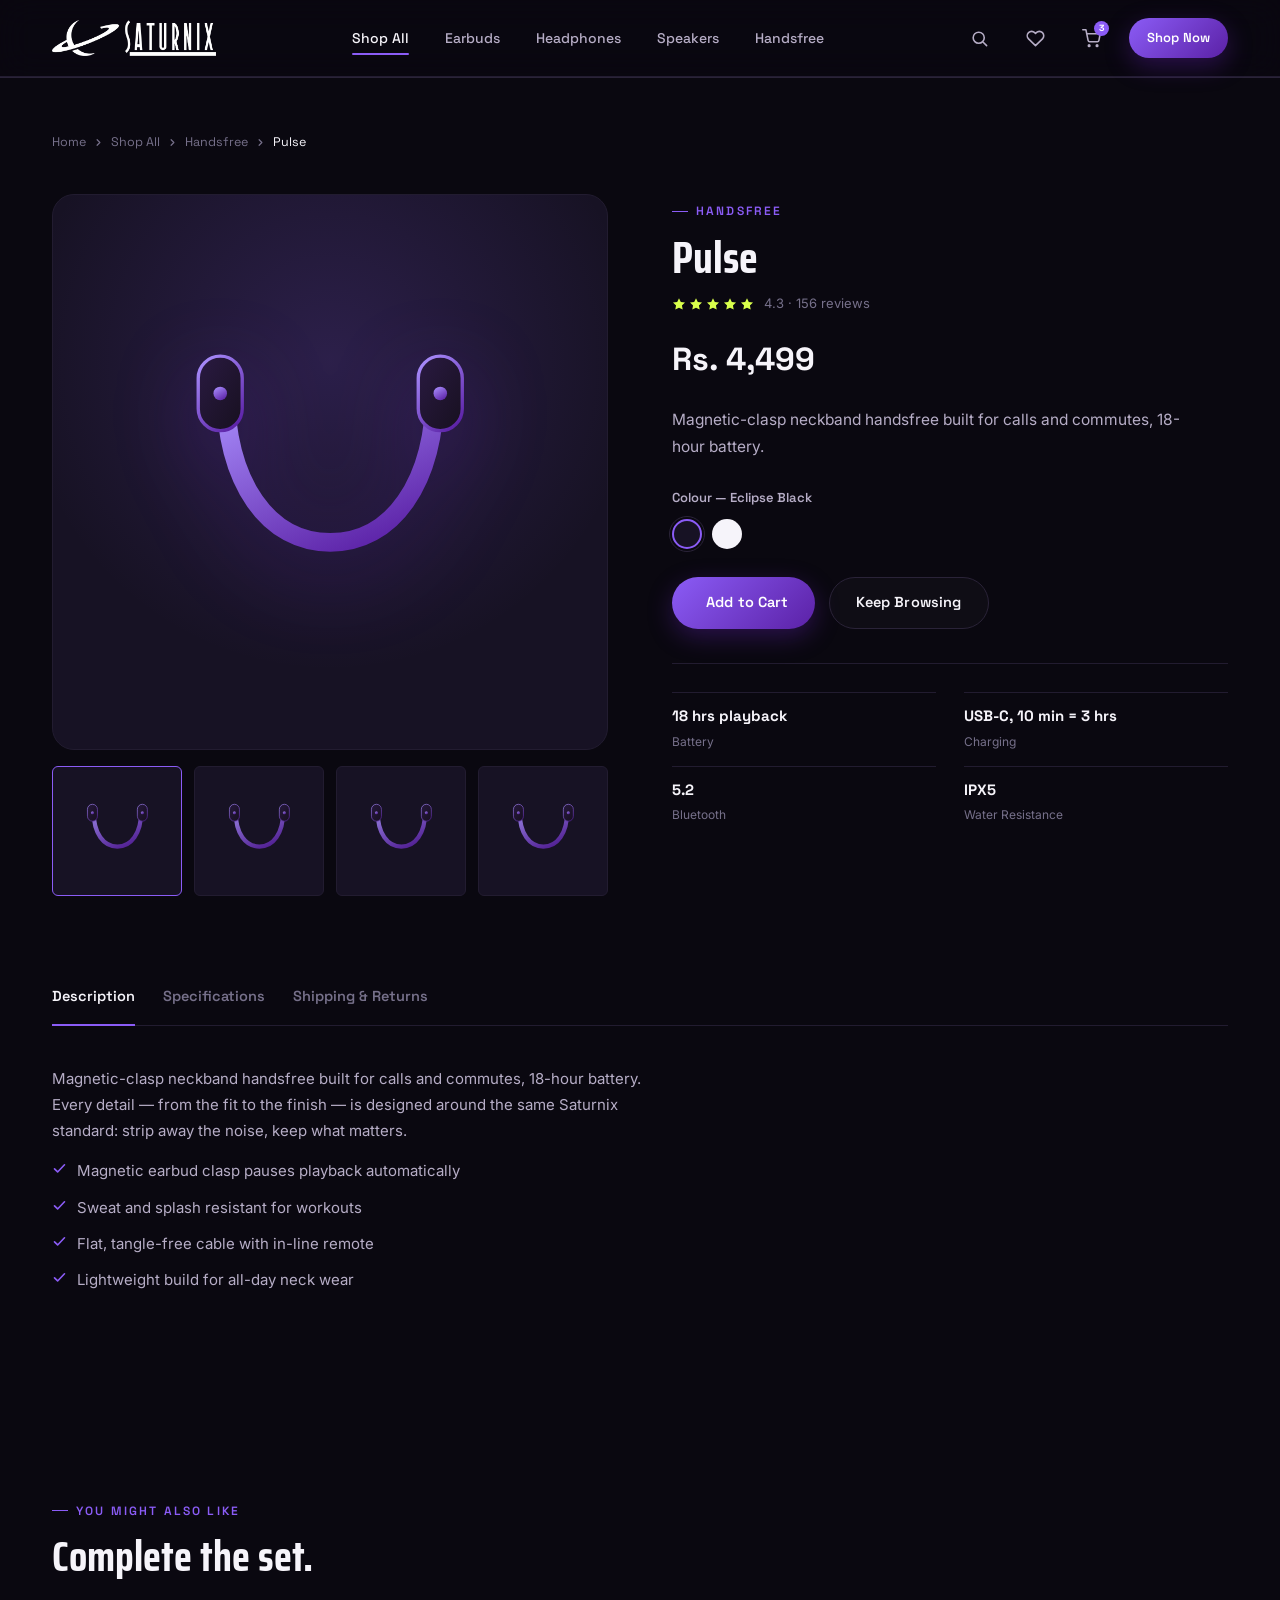
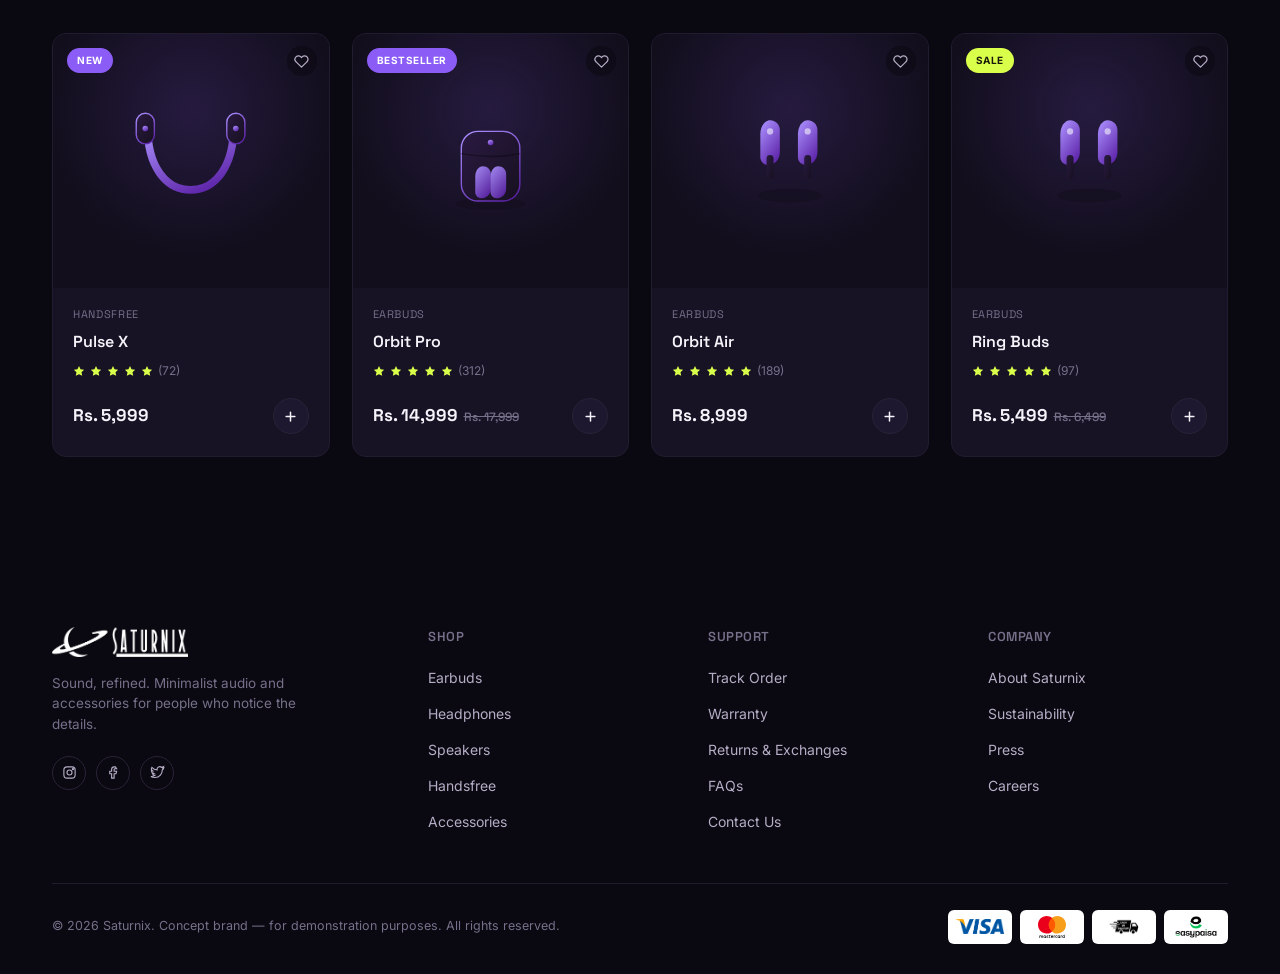
<file: pulse.html>
<!DOCTYPE html>
<html lang="en">
<head>
<meta charset="UTF-8">
<meta name="viewport" content="width=device-width, initial-scale=1">
<title>Pulse — Saturnix</title>
<meta name="description" content="Magnetic-clasp neckband handsfree built for calls and commutes, 18-hour battery. Rs. 4,499. Free delivery across Pakistan, 1-year Saturnix warranty.">
<link rel="icon" type="image/png" href="assets/99.png">
<link rel="stylesheet" href="assets/styles.css">
</head>
<body>

<header>
  <div class="wrap nav">
    <a class="logo" href="index.html"><img src="assets/66.png" alt="Saturnix"></a>
    <ul class="nav-links">
      <li><a href="shop.html" class="active">Shop All</a></li>
      <li><a href="shop.html?cat=Earbuds">Earbuds</a></li>
      <li><a href="shop.html?cat=Headphones">Headphones</a></li>
      <li><a href="shop.html?cat=Speakers">Speakers</a></li>
      <li><a href="shop.html?cat=Handsfree">Handsfree</a></li>
    </ul>
    <div class="nav-right">
      <button class="icon-btn" aria-label="Search"><svg viewBox="0 0 24 24" fill="none" stroke="currentColor" stroke-width="2" stroke-linecap="round"><circle cx="11" cy="11" r="7"/><path d="M21 21l-4.3-4.3"/></svg></button>
      <button class="icon-btn" aria-label="Wishlist"><svg viewBox="0 0 24 24" fill="none" stroke="currentColor" stroke-width="2" stroke-linecap="round" stroke-linejoin="round"><path d="M20.8 4.6a5.5 5.5 0 00-7.8 0L12 5.6l-1-1a5.5 5.5 0 00-7.8 7.8l1 1L12 21l7.8-7.6 1-1a5.5 5.5 0 000-7.8z"/></svg></button>
      <button class="icon-btn" aria-label="Cart"><svg viewBox="0 0 24 24" fill="none" stroke="currentColor" stroke-width="2" stroke-linecap="round" stroke-linejoin="round"><circle cx="9" cy="21" r="1"/><circle cx="19" cy="21" r="1"/><path d="M1 1h4l2.7 13.4a2 2 0 002 1.6h9.7a2 2 0 002-1.6L23 6H6"/></svg><span class="cart-count">3</span></button>
      <a class="btn btn-accent btn-sm" href="shop.html">Shop Now</a>
      <button class="burger" id="burgerBtn" aria-label="Menu"><span></span></button>
    </div>
  </div>
  <div id="mobile-panel">
    <a href="shop.html">Shop All</a>
    <a href="shop.html?cat=Earbuds">Earbuds</a>
    <a href="shop.html?cat=Headphones">Headphones</a>
    <a href="shop.html?cat=Speakers">Speakers</a>
    <a href="shop.html?cat=Handsfree">Handsfree</a>
    <a href="index.html#contact">Support</a>
  </div>
</header>

<main>
  <section class="page-head" style="padding-bottom:0;">
    <div class="wrap">
      <div class="breadcrumb"><a href="index.html">Home</a><svg viewBox="0 0 24 24" fill="none" stroke="currentColor" stroke-width="2.6" stroke-linecap="round" stroke-linejoin="round"><path d="M9 6l6 6-6 6"/></svg><a href="shop.html">Shop All</a><svg viewBox="0 0 24 24" fill="none" stroke="currentColor" stroke-width="2.6" stroke-linecap="round" stroke-linejoin="round"><path d="M9 6l6 6-6 6"/></svg><a href="shop.html?cat=Handsfree">Handsfree</a><svg viewBox="0 0 24 24" fill="none" stroke="currentColor" stroke-width="2.6" stroke-linecap="round" stroke-linejoin="round"><path d="M9 6l6 6-6 6"/></svg><span style="color:var(--ink);">Pulse</span></div>
    </div>
  </section>

  <section style="padding-top:20px;">
    <div class="wrap pdp-grid">
      <div>
        <div class="pdp-gallery-main"><svg viewBox="0 0 200 200" fill="none" xmlns="http://www.w3.org/2000/svg">
  <defs>
    <linearGradient id="g-main-pulse" x1="20%" y1="0%" x2="80%" y2="100%">
      <stop offset="0%" stop-color="#A78BFA"/>
      <stop offset="100%" stop-color="#5B21A6"/>
    </linearGradient>
    <linearGradient id="g-main-pulse-dark" x1="0%" y1="0%" x2="100%" y2="100%">
      <stop offset="0%" stop-color="#2A1A42"/>
      <stop offset="100%" stop-color="#17101F"/>
    </linearGradient>
  </defs>
  <path d="M38 50C38 108 64 142 100 142C136 142 162 108 162 50" stroke="url(#g-main-pulse)" stroke-width="11" stroke-linecap="round" fill="none"/>
  <rect x="22" y="32" width="26" height="44" rx="13" fill="url(#g-main-pulse-dark)" stroke="url(#g-main-pulse)" stroke-width="2"/>
  <rect x="152" y="32" width="26" height="44" rx="13" fill="url(#g-main-pulse-dark)" stroke="url(#g-main-pulse)" stroke-width="2"/>
  <circle cx="35" cy="54" r="4" fill="url(#g-main-pulse)"/>
  <circle cx="165" cy="54" r="4" fill="url(#g-main-pulse)"/>
</svg></div>
        <div class="pdp-thumbs"><div class="pdp-thumb active"><svg viewBox="0 0 200 200" fill="none" xmlns="http://www.w3.org/2000/svg">
  <defs>
    <linearGradient id="g-thumb0-pulse" x1="20%" y1="0%" x2="80%" y2="100%">
      <stop offset="0%" stop-color="#A78BFA"/>
      <stop offset="100%" stop-color="#5B21A6"/>
    </linearGradient>
    <linearGradient id="g-thumb0-pulse-dark" x1="0%" y1="0%" x2="100%" y2="100%">
      <stop offset="0%" stop-color="#2A1A42"/>
      <stop offset="100%" stop-color="#17101F"/>
    </linearGradient>
  </defs>
  <path d="M38 50C38 108 64 142 100 142C136 142 162 108 162 50" stroke="url(#g-thumb0-pulse)" stroke-width="11" stroke-linecap="round" fill="none"/>
  <rect x="22" y="32" width="26" height="44" rx="13" fill="url(#g-thumb0-pulse-dark)" stroke="url(#g-thumb0-pulse)" stroke-width="2"/>
  <rect x="152" y="32" width="26" height="44" rx="13" fill="url(#g-thumb0-pulse-dark)" stroke="url(#g-thumb0-pulse)" stroke-width="2"/>
  <circle cx="35" cy="54" r="4" fill="url(#g-thumb0-pulse)"/>
  <circle cx="165" cy="54" r="4" fill="url(#g-thumb0-pulse)"/>
</svg></div><div class="pdp-thumb"><svg viewBox="0 0 200 200" fill="none" xmlns="http://www.w3.org/2000/svg">
  <defs>
    <linearGradient id="g-thumb1-pulse" x1="20%" y1="0%" x2="80%" y2="100%">
      <stop offset="0%" stop-color="#A78BFA"/>
      <stop offset="100%" stop-color="#5B21A6"/>
    </linearGradient>
    <linearGradient id="g-thumb1-pulse-dark" x1="0%" y1="0%" x2="100%" y2="100%">
      <stop offset="0%" stop-color="#2A1A42"/>
      <stop offset="100%" stop-color="#17101F"/>
    </linearGradient>
  </defs>
  <path d="M38 50C38 108 64 142 100 142C136 142 162 108 162 50" stroke="url(#g-thumb1-pulse)" stroke-width="11" stroke-linecap="round" fill="none"/>
  <rect x="22" y="32" width="26" height="44" rx="13" fill="url(#g-thumb1-pulse-dark)" stroke="url(#g-thumb1-pulse)" stroke-width="2"/>
  <rect x="152" y="32" width="26" height="44" rx="13" fill="url(#g-thumb1-pulse-dark)" stroke="url(#g-thumb1-pulse)" stroke-width="2"/>
  <circle cx="35" cy="54" r="4" fill="url(#g-thumb1-pulse)"/>
  <circle cx="165" cy="54" r="4" fill="url(#g-thumb1-pulse)"/>
</svg></div><div class="pdp-thumb"><svg viewBox="0 0 200 200" fill="none" xmlns="http://www.w3.org/2000/svg">
  <defs>
    <linearGradient id="g-thumb2-pulse" x1="20%" y1="0%" x2="80%" y2="100%">
      <stop offset="0%" stop-color="#A78BFA"/>
      <stop offset="100%" stop-color="#5B21A6"/>
    </linearGradient>
    <linearGradient id="g-thumb2-pulse-dark" x1="0%" y1="0%" x2="100%" y2="100%">
      <stop offset="0%" stop-color="#2A1A42"/>
      <stop offset="100%" stop-color="#17101F"/>
    </linearGradient>
  </defs>
  <path d="M38 50C38 108 64 142 100 142C136 142 162 108 162 50" stroke="url(#g-thumb2-pulse)" stroke-width="11" stroke-linecap="round" fill="none"/>
  <rect x="22" y="32" width="26" height="44" rx="13" fill="url(#g-thumb2-pulse-dark)" stroke="url(#g-thumb2-pulse)" stroke-width="2"/>
  <rect x="152" y="32" width="26" height="44" rx="13" fill="url(#g-thumb2-pulse-dark)" stroke="url(#g-thumb2-pulse)" stroke-width="2"/>
  <circle cx="35" cy="54" r="4" fill="url(#g-thumb2-pulse)"/>
  <circle cx="165" cy="54" r="4" fill="url(#g-thumb2-pulse)"/>
</svg></div><div class="pdp-thumb"><svg viewBox="0 0 200 200" fill="none" xmlns="http://www.w3.org/2000/svg">
  <defs>
    <linearGradient id="g-thumb3-pulse" x1="20%" y1="0%" x2="80%" y2="100%">
      <stop offset="0%" stop-color="#A78BFA"/>
      <stop offset="100%" stop-color="#5B21A6"/>
    </linearGradient>
    <linearGradient id="g-thumb3-pulse-dark" x1="0%" y1="0%" x2="100%" y2="100%">
      <stop offset="0%" stop-color="#2A1A42"/>
      <stop offset="100%" stop-color="#17101F"/>
    </linearGradient>
  </defs>
  <path d="M38 50C38 108 64 142 100 142C136 142 162 108 162 50" stroke="url(#g-thumb3-pulse)" stroke-width="11" stroke-linecap="round" fill="none"/>
  <rect x="22" y="32" width="26" height="44" rx="13" fill="url(#g-thumb3-pulse-dark)" stroke="url(#g-thumb3-pulse)" stroke-width="2"/>
  <rect x="152" y="32" width="26" height="44" rx="13" fill="url(#g-thumb3-pulse-dark)" stroke="url(#g-thumb3-pulse)" stroke-width="2"/>
  <circle cx="35" cy="54" r="4" fill="url(#g-thumb3-pulse)"/>
  <circle cx="165" cy="54" r="4" fill="url(#g-thumb3-pulse)"/>
</svg></div></div>
      </div>
      <div class="pdp-info">
        <span class="eyebrow">Handsfree</span>
        <h1>Pulse</h1>
        <div class="pdp-stars-row">
          <div class="pdp-stars"><svg viewBox="0 0 24 24" fill="currentColor"><path d="M12 2l3.1 6.6 7.2.9-5.3 5 1.4 7.1L12 18.3 5.6 21.6 7 14.5l-5.3-5 7.2-.9z"/></svg><svg viewBox="0 0 24 24" fill="currentColor"><path d="M12 2l3.1 6.6 7.2.9-5.3 5 1.4 7.1L12 18.3 5.6 21.6 7 14.5l-5.3-5 7.2-.9z"/></svg><svg viewBox="0 0 24 24" fill="currentColor"><path d="M12 2l3.1 6.6 7.2.9-5.3 5 1.4 7.1L12 18.3 5.6 21.6 7 14.5l-5.3-5 7.2-.9z"/></svg><svg viewBox="0 0 24 24" fill="currentColor"><path d="M12 2l3.1 6.6 7.2.9-5.3 5 1.4 7.1L12 18.3 5.6 21.6 7 14.5l-5.3-5 7.2-.9z"/></svg><svg viewBox="0 0 24 24" fill="currentColor"><path d="M12 2l3.1 6.6 7.2.9-5.3 5 1.4 7.1L12 18.3 5.6 21.6 7 14.5l-5.3-5 7.2-.9z"/></svg></div>
          <span>4.3 &middot; 156 reviews</span>
        </div>
        <div class="pdp-price-row">
          <span class="price-now">Rs. 4,499</span>
          
          
        </div>
        <p class="pdp-desc">Magnetic-clasp neckband handsfree built for calls and commutes, 18-hour battery.</p>
        <div class="pdp-colors">
          <h5>Colour — Eclipse Black</h5>
          <div class="color-row"><div class="color-dot active" style="background:#171224;" title="Eclipse Black"></div><div class="color-dot" style="background:#F6F4FA;" title="Lunar White"></div></div>
        </div>
        <div class="pdp-actions">
          <a class="btn btn-accent" href="#" onclick="event.preventDefault(); this.textContent='Added to Cart ✓';"><svg viewBox="0 0 24 24" fill="none" stroke="currentColor" stroke-width="2.4" stroke-linecap="round"><path d="M12 5v14M5 12h14"/></svg> Add to Cart</a>
          <a class="btn btn-ghost" href="shop.html">Keep Browsing</a>
        </div>
        <div class="pdp-quick-specs">
          <div class="spec-item"><b>18 hrs playback</b><span>Battery</span></div><div class="spec-item"><b>USB-C, 10 min = 3 hrs</b><span>Charging</span></div><div class="spec-item"><b>5.2</b><span>Bluetooth</span></div><div class="spec-item"><b>IPX5</b><span>Water Resistance</span></div>
        </div>
      </div>
    </div>

    <div class="wrap">
      <div class="pdp-tabs-nav" id="pdpTabs">
        <button class="pdp-tab active" data-tab="desc">Description</button>
        <button class="pdp-tab" data-tab="specs">Specifications</button>
        <button class="pdp-tab" data-tab="ship">Shipping &amp; Returns</button>
      </div>
      <div class="pdp-tab-panel" data-panel="desc">
        <p>Magnetic-clasp neckband handsfree built for calls and commutes, 18-hour battery. Every detail — from the fit to the finish — is designed around the same Saturnix standard: strip away the noise, keep what matters.</p>
        <ul><li><svg viewBox="0 0 24 24" fill="none" stroke="currentColor" stroke-width="2.6" stroke-linecap="round" stroke-linejoin="round"><path d="M4 12.5l5 5L20 6"/></svg><span>Magnetic earbud clasp pauses playback automatically</span></li><li><svg viewBox="0 0 24 24" fill="none" stroke="currentColor" stroke-width="2.6" stroke-linecap="round" stroke-linejoin="round"><path d="M4 12.5l5 5L20 6"/></svg><span>Sweat and splash resistant for workouts</span></li><li><svg viewBox="0 0 24 24" fill="none" stroke="currentColor" stroke-width="2.6" stroke-linecap="round" stroke-linejoin="round"><path d="M4 12.5l5 5L20 6"/></svg><span>Flat, tangle-free cable with in-line remote</span></li><li><svg viewBox="0 0 24 24" fill="none" stroke="currentColor" stroke-width="2.6" stroke-linecap="round" stroke-linejoin="round"><path d="M4 12.5l5 5L20 6"/></svg><span>Lightweight build for all-day neck wear</span></li></ul>
      </div>
      <div class="pdp-tab-panel" data-panel="specs" style="display:none;">
        <table class="spec-table"><tr><td>Battery</td><td>18 hrs playback</td></tr><tr><td>Charging</td><td>USB-C, 10 min = 3 hrs</td></tr><tr><td>Bluetooth</td><td>5.2</td></tr><tr><td>Water Resistance</td><td>IPX5</td></tr><tr><td>Weight</td><td>22g</td></tr><tr><td>Warranty</td><td>1 Year</td></tr></table>
      </div>
      <div class="pdp-tab-panel" data-panel="ship" style="display:none;">
        <p>Free nationwide delivery on all orders over Rs. 5,000 — 2 to 4 business days depending on your city. Cash on delivery available across Pakistan.</p>
        <ul>
          <li><svg viewBox="0 0 24 24" fill="none" stroke="currentColor" stroke-width="2.6" stroke-linecap="round" stroke-linejoin="round"><path d="M4 12.5l5 5L20 6"/></svg><span>7-day easy returns, no questions asked</span></li>
          <li><svg viewBox="0 0 24 24" fill="none" stroke="currentColor" stroke-width="2.6" stroke-linecap="round" stroke-linejoin="round"><path d="M4 12.5l5 5L20 6"/></svg><span>1-year Saturnix warranty on manufacturing defects</span></li>
          <li><svg viewBox="0 0 24 24" fill="none" stroke="currentColor" stroke-width="2.6" stroke-linecap="round" stroke-linejoin="round"><path d="M4 12.5l5 5L20 6"/></svg><span>Exchange available for size or colour within 7 days</span></li>
        </ul>
      </div>
    </div>
  </section>

  <section>
    <div class="wrap">
      <div class="section-head">
        <div>
          <span class="eyebrow">You might also like</span>
          <h2>Complete the set.</h2>
        </div>
      </div>
      <div class="prod-grid"><div class="prod-card">
  <a class="prod-link" href="pulse-x.html">
    <div class="prod-media">
      <span class="prod-tag ">New</span>
      <button class="prod-wish" aria-label="Wishlist" onclick="event.preventDefault()"><svg viewBox="0 0 24 24" fill="none" stroke="currentColor" stroke-width="2" stroke-linecap="round" stroke-linejoin="round"><path d="M20.8 4.6a5.5 5.5 0 00-7.8 0L12 5.6l-1-1a5.5 5.5 0 00-7.8 7.8l1 1L12 21l7.8-7.6 1-1a5.5 5.5 0 000-7.8z"/></svg></button>
      <svg viewBox="0 0 200 200" fill="none" xmlns="http://www.w3.org/2000/svg">
  <defs>
    <linearGradient id="g-pc0-pulse-x" x1="20%" y1="0%" x2="80%" y2="100%">
      <stop offset="0%" stop-color="#A78BFA"/>
      <stop offset="100%" stop-color="#5B21A6"/>
    </linearGradient>
    <linearGradient id="g-pc0-pulse-x-dark" x1="0%" y1="0%" x2="100%" y2="100%">
      <stop offset="0%" stop-color="#2A1A42"/>
      <stop offset="100%" stop-color="#17101F"/>
    </linearGradient>
  </defs>
  <path d="M38 50C38 108 64 142 100 142C136 142 162 108 162 50" stroke="url(#g-pc0-pulse-x)" stroke-width="11" stroke-linecap="round" fill="none"/>
  <rect x="22" y="32" width="26" height="44" rx="13" fill="url(#g-pc0-pulse-x-dark)" stroke="url(#g-pc0-pulse-x)" stroke-width="2"/>
  <rect x="152" y="32" width="26" height="44" rx="13" fill="url(#g-pc0-pulse-x-dark)" stroke="url(#g-pc0-pulse-x)" stroke-width="2"/>
  <circle cx="35" cy="54" r="4" fill="url(#g-pc0-pulse-x)"/>
  <circle cx="165" cy="54" r="4" fill="url(#g-pc0-pulse-x)"/>
</svg>
    </div>
    <div class="prod-body">
      <span class="prod-cat">Handsfree</span>
      <span class="prod-name">Pulse X</span>
      <span class="prod-stars"><svg viewBox="0 0 24 24" fill="currentColor"><path d="M12 2l3.1 6.6 7.2.9-5.3 5 1.4 7.1L12 18.3 5.6 21.6 7 14.5l-5.3-5 7.2-.9z"/></svg><svg viewBox="0 0 24 24" fill="currentColor"><path d="M12 2l3.1 6.6 7.2.9-5.3 5 1.4 7.1L12 18.3 5.6 21.6 7 14.5l-5.3-5 7.2-.9z"/></svg><svg viewBox="0 0 24 24" fill="currentColor"><path d="M12 2l3.1 6.6 7.2.9-5.3 5 1.4 7.1L12 18.3 5.6 21.6 7 14.5l-5.3-5 7.2-.9z"/></svg><svg viewBox="0 0 24 24" fill="currentColor"><path d="M12 2l3.1 6.6 7.2.9-5.3 5 1.4 7.1L12 18.3 5.6 21.6 7 14.5l-5.3-5 7.2-.9z"/></svg><svg viewBox="0 0 24 24" fill="currentColor"><path d="M12 2l3.1 6.6 7.2.9-5.3 5 1.4 7.1L12 18.3 5.6 21.6 7 14.5l-5.3-5 7.2-.9z"/></svg> (72)</span>
      <div class="prod-foot">
        <span class="prod-price">Rs. 5,999</span>
        <button class="prod-add" aria-label="Add to cart" onclick="event.preventDefault()"><svg viewBox="0 0 24 24" fill="none" stroke="currentColor" stroke-width="2.4" stroke-linecap="round"><path d="M12 5v14M5 12h14"/></svg></button>
      </div>
    </div>
  </a>
</div>
<div class="prod-card">
  <a class="prod-link" href="orbit-pro.html">
    <div class="prod-media">
      <span class="prod-tag ">Bestseller</span>
      <button class="prod-wish" aria-label="Wishlist" onclick="event.preventDefault()"><svg viewBox="0 0 24 24" fill="none" stroke="currentColor" stroke-width="2" stroke-linecap="round" stroke-linejoin="round"><path d="M20.8 4.6a5.5 5.5 0 00-7.8 0L12 5.6l-1-1a5.5 5.5 0 00-7.8 7.8l1 1L12 21l7.8-7.6 1-1a5.5 5.5 0 000-7.8z"/></svg></button>
      <svg viewBox="0 0 200 200" fill="none" xmlns="http://www.w3.org/2000/svg">
  <defs>
    <linearGradient id="g-pc1-orbit-pro" x1="20%" y1="0%" x2="80%" y2="100%">
      <stop offset="0%" stop-color="#A78BFA"/>
      <stop offset="100%" stop-color="#5B21A6"/>
    </linearGradient>
    <linearGradient id="g-pc1-orbit-pro-dark" x1="0%" y1="0%" x2="100%" y2="100%">
      <stop offset="0%" stop-color="#2A1A42"/>
      <stop offset="100%" stop-color="#17101F"/>
    </linearGradient>
  </defs>
  <ellipse cx="100" cy="162" rx="50" ry="9" fill="#000" opacity="0.18"/>
  <rect x="58" y="58" width="84" height="100" rx="24" fill="url(#g-pc1-orbit-pro-dark)" stroke="url(#g-pc1-orbit-pro)" stroke-width="2"/>
  <path d="M58 90 Q100 98 142 90" stroke="#0A0810" stroke-width="2" opacity="0.5"/>
  <circle cx="100" cy="74" r="4" fill="url(#g-pc1-orbit-pro)"/>
  <g transform="translate(78,108)">
    <path d="M11 0C17.35 0 22.4 5.04 22.4 11.2V32C22.4 39.7 16.8 46 8.8 46C4 46 0 42 0 37.4V14.9C0 6.7 4.9 0 11 0Z" fill="url(#g-pc1-orbit-pro)" opacity="0.92"/>
  </g>
  <g transform="translate(100,108)">
    <path d="M11 0C17.35 0 22.4 5.04 22.4 11.2V32C22.4 39.7 16.8 46 8.8 46C4 46 0 42 0 37.4V14.9C0 6.7 4.9 0 11 0Z" fill="url(#g-pc1-orbit-pro)" opacity="0.92"/>
  </g>
</svg>
    </div>
    <div class="prod-body">
      <span class="prod-cat">Earbuds</span>
      <span class="prod-name">Orbit Pro</span>
      <span class="prod-stars"><svg viewBox="0 0 24 24" fill="currentColor"><path d="M12 2l3.1 6.6 7.2.9-5.3 5 1.4 7.1L12 18.3 5.6 21.6 7 14.5l-5.3-5 7.2-.9z"/></svg><svg viewBox="0 0 24 24" fill="currentColor"><path d="M12 2l3.1 6.6 7.2.9-5.3 5 1.4 7.1L12 18.3 5.6 21.6 7 14.5l-5.3-5 7.2-.9z"/></svg><svg viewBox="0 0 24 24" fill="currentColor"><path d="M12 2l3.1 6.6 7.2.9-5.3 5 1.4 7.1L12 18.3 5.6 21.6 7 14.5l-5.3-5 7.2-.9z"/></svg><svg viewBox="0 0 24 24" fill="currentColor"><path d="M12 2l3.1 6.6 7.2.9-5.3 5 1.4 7.1L12 18.3 5.6 21.6 7 14.5l-5.3-5 7.2-.9z"/></svg><svg viewBox="0 0 24 24" fill="currentColor"><path d="M12 2l3.1 6.6 7.2.9-5.3 5 1.4 7.1L12 18.3 5.6 21.6 7 14.5l-5.3-5 7.2-.9z"/></svg> (312)</span>
      <div class="prod-foot">
        <span class="prod-price">Rs. 14,999<small>Rs. 17,999</small></span>
        <button class="prod-add" aria-label="Add to cart" onclick="event.preventDefault()"><svg viewBox="0 0 24 24" fill="none" stroke="currentColor" stroke-width="2.4" stroke-linecap="round"><path d="M12 5v14M5 12h14"/></svg></button>
      </div>
    </div>
  </a>
</div>
<div class="prod-card">
  <a class="prod-link" href="orbit-air.html">
    <div class="prod-media">
      
      <button class="prod-wish" aria-label="Wishlist" onclick="event.preventDefault()"><svg viewBox="0 0 24 24" fill="none" stroke="currentColor" stroke-width="2" stroke-linecap="round" stroke-linejoin="round"><path d="M20.8 4.6a5.5 5.5 0 00-7.8 0L12 5.6l-1-1a5.5 5.5 0 00-7.8 7.8l1 1L12 21l7.8-7.6 1-1a5.5 5.5 0 000-7.8z"/></svg></button>
      <svg viewBox="0 0 200 200" fill="none" xmlns="http://www.w3.org/2000/svg">
  <defs>
    <linearGradient id="g-pc2-orbit-air" x1="20%" y1="0%" x2="80%" y2="100%">
      <stop offset="0%" stop-color="#A78BFA"/>
      <stop offset="100%" stop-color="#5B21A6"/>
    </linearGradient>
    <linearGradient id="g-pc2-orbit-air-dark" x1="0%" y1="0%" x2="100%" y2="100%">
      <stop offset="0%" stop-color="#2A1A42"/>
      <stop offset="100%" stop-color="#17101F"/>
    </linearGradient>
  </defs>
  <ellipse cx="100" cy="150" rx="46" ry="10" fill="#000" opacity="0.18"/>
  <g transform="translate(58,42)">
    <path d="M14 0C21.7 0 28 6.3 28 14V46C28 56 21 64 11 64C5 64 0 59 0 53V20C0 9 6.3 0 14 0Z" fill="url(#g-pc2-orbit-air)"/>
    <rect x="9" y="50" width="10" height="34" rx="5" fill="url(#g-pc2-orbit-air-dark)"/>
    <circle cx="14" cy="16" r="4.5" fill="#fff" opacity="0.55"/>
  </g>
  <g transform="translate(112,42)">
    <path d="M14 0C21.7 0 28 6.3 28 14V46C28 56 21 64 11 64C5 64 0 59 0 53V20C0 9 6.3 0 14 0Z" fill="url(#g-pc2-orbit-air)"/>
    <rect x="9" y="50" width="10" height="34" rx="5" fill="url(#g-pc2-orbit-air-dark)"/>
    <circle cx="14" cy="16" r="4.5" fill="#fff" opacity="0.55"/>
  </g>
</svg>
    </div>
    <div class="prod-body">
      <span class="prod-cat">Earbuds</span>
      <span class="prod-name">Orbit Air</span>
      <span class="prod-stars"><svg viewBox="0 0 24 24" fill="currentColor"><path d="M12 2l3.1 6.6 7.2.9-5.3 5 1.4 7.1L12 18.3 5.6 21.6 7 14.5l-5.3-5 7.2-.9z"/></svg><svg viewBox="0 0 24 24" fill="currentColor"><path d="M12 2l3.1 6.6 7.2.9-5.3 5 1.4 7.1L12 18.3 5.6 21.6 7 14.5l-5.3-5 7.2-.9z"/></svg><svg viewBox="0 0 24 24" fill="currentColor"><path d="M12 2l3.1 6.6 7.2.9-5.3 5 1.4 7.1L12 18.3 5.6 21.6 7 14.5l-5.3-5 7.2-.9z"/></svg><svg viewBox="0 0 24 24" fill="currentColor"><path d="M12 2l3.1 6.6 7.2.9-5.3 5 1.4 7.1L12 18.3 5.6 21.6 7 14.5l-5.3-5 7.2-.9z"/></svg><svg viewBox="0 0 24 24" fill="currentColor"><path d="M12 2l3.1 6.6 7.2.9-5.3 5 1.4 7.1L12 18.3 5.6 21.6 7 14.5l-5.3-5 7.2-.9z"/></svg> (189)</span>
      <div class="prod-foot">
        <span class="prod-price">Rs. 8,999</span>
        <button class="prod-add" aria-label="Add to cart" onclick="event.preventDefault()"><svg viewBox="0 0 24 24" fill="none" stroke="currentColor" stroke-width="2.4" stroke-linecap="round"><path d="M12 5v14M5 12h14"/></svg></button>
      </div>
    </div>
  </a>
</div>
<div class="prod-card">
  <a class="prod-link" href="ring-buds.html">
    <div class="prod-media">
      <span class="prod-tag tag-sale">Sale</span>
      <button class="prod-wish" aria-label="Wishlist" onclick="event.preventDefault()"><svg viewBox="0 0 24 24" fill="none" stroke="currentColor" stroke-width="2" stroke-linecap="round" stroke-linejoin="round"><path d="M20.8 4.6a5.5 5.5 0 00-7.8 0L12 5.6l-1-1a5.5 5.5 0 00-7.8 7.8l1 1L12 21l7.8-7.6 1-1a5.5 5.5 0 000-7.8z"/></svg></button>
      <svg viewBox="0 0 200 200" fill="none" xmlns="http://www.w3.org/2000/svg">
  <defs>
    <linearGradient id="g-pc3-ring-buds" x1="20%" y1="0%" x2="80%" y2="100%">
      <stop offset="0%" stop-color="#A78BFA"/>
      <stop offset="100%" stop-color="#5B21A6"/>
    </linearGradient>
    <linearGradient id="g-pc3-ring-buds-dark" x1="0%" y1="0%" x2="100%" y2="100%">
      <stop offset="0%" stop-color="#2A1A42"/>
      <stop offset="100%" stop-color="#17101F"/>
    </linearGradient>
  </defs>
  <ellipse cx="100" cy="150" rx="46" ry="10" fill="#000" opacity="0.18"/>
  <g transform="translate(58,42)">
    <path d="M14 0C21.7 0 28 6.3 28 14V46C28 56 21 64 11 64C5 64 0 59 0 53V20C0 9 6.3 0 14 0Z" fill="url(#g-pc3-ring-buds)"/>
    <rect x="9" y="50" width="10" height="34" rx="5" fill="url(#g-pc3-ring-buds-dark)"/>
    <circle cx="14" cy="16" r="4.5" fill="#fff" opacity="0.55"/>
  </g>
  <g transform="translate(112,42)">
    <path d="M14 0C21.7 0 28 6.3 28 14V46C28 56 21 64 11 64C5 64 0 59 0 53V20C0 9 6.3 0 14 0Z" fill="url(#g-pc3-ring-buds)"/>
    <rect x="9" y="50" width="10" height="34" rx="5" fill="url(#g-pc3-ring-buds-dark)"/>
    <circle cx="14" cy="16" r="4.5" fill="#fff" opacity="0.55"/>
  </g>
</svg>
    </div>
    <div class="prod-body">
      <span class="prod-cat">Earbuds</span>
      <span class="prod-name">Ring Buds</span>
      <span class="prod-stars"><svg viewBox="0 0 24 24" fill="currentColor"><path d="M12 2l3.1 6.6 7.2.9-5.3 5 1.4 7.1L12 18.3 5.6 21.6 7 14.5l-5.3-5 7.2-.9z"/></svg><svg viewBox="0 0 24 24" fill="currentColor"><path d="M12 2l3.1 6.6 7.2.9-5.3 5 1.4 7.1L12 18.3 5.6 21.6 7 14.5l-5.3-5 7.2-.9z"/></svg><svg viewBox="0 0 24 24" fill="currentColor"><path d="M12 2l3.1 6.6 7.2.9-5.3 5 1.4 7.1L12 18.3 5.6 21.6 7 14.5l-5.3-5 7.2-.9z"/></svg><svg viewBox="0 0 24 24" fill="currentColor"><path d="M12 2l3.1 6.6 7.2.9-5.3 5 1.4 7.1L12 18.3 5.6 21.6 7 14.5l-5.3-5 7.2-.9z"/></svg><svg viewBox="0 0 24 24" fill="currentColor"><path d="M12 2l3.1 6.6 7.2.9-5.3 5 1.4 7.1L12 18.3 5.6 21.6 7 14.5l-5.3-5 7.2-.9z"/></svg> (97)</span>
      <div class="prod-foot">
        <span class="prod-price">Rs. 5,499<small>Rs. 6,499</small></span>
        <button class="prod-add" aria-label="Add to cart" onclick="event.preventDefault()"><svg viewBox="0 0 24 24" fill="none" stroke="currentColor" stroke-width="2.4" stroke-linecap="round"><path d="M12 5v14M5 12h14"/></svg></button>
      </div>
    </div>
  </a>
</div></div>
    </div>
  </section>
</main>

<footer>
  <div class="wrap">
    <div class="foot-top">
      <div class="foot-brand">
        <img src="assets/66.png" alt="Saturnix">
        <p>Sound, refined. Minimalist audio and accessories for people who notice the details.</p>
        <div class="foot-socials">
          <a href="#" aria-label="Instagram"><svg viewBox="0 0 24 24" fill="none" stroke="currentColor" stroke-width="1.8"><rect x="3" y="3" width="18" height="18" rx="5"/><circle cx="12" cy="12" r="4"/><circle cx="17.5" cy="6.5" r="1"/></svg></a>
          <a href="#" aria-label="Facebook"><svg viewBox="0 0 24 24" fill="none" stroke="currentColor" stroke-width="1.8"><path d="M15 3h-2a4 4 0 00-4 4v3H6v4h3v7h4v-7h3l1-4h-4V7a1 1 0 011-1h3z"/></svg></a>
          <a href="#" aria-label="Twitter"><svg viewBox="0 0 24 24" fill="none" stroke="currentColor" stroke-width="1.8"><path d="M22 4.5c-.8.4-1.6.6-2.5.8a4.3 4.3 0 001.9-2.4c-.8.5-1.8.9-2.7 1.1a4.3 4.3 0 00-7.3 3.9A12.2 12.2 0 013 3.9a4.3 4.3 0 001.3 5.7c-.7 0-1.4-.2-2-.5v.1a4.3 4.3 0 003.4 4.2c-.6.2-1.3.2-2 .1a4.3 4.3 0 004 3 8.6 8.6 0 01-6.3 1.8A12.1 12.1 0 0008 20c7.5 0 11.6-6.2 11.6-11.6v-.5c.8-.6 1.5-1.3 2-2.1z"/></svg></a>
        </div>
      </div>
      <div class="foot-col">
        <h5>Shop</h5>
        <ul>
          <li><a href="shop.html?cat=Earbuds">Earbuds</a></li>
          <li><a href="shop.html?cat=Headphones">Headphones</a></li>
          <li><a href="shop.html?cat=Speakers">Speakers</a></li>
          <li><a href="shop.html?cat=Handsfree">Handsfree</a></li>
          <li><a href="shop.html?cat=Accessories">Accessories</a></li>
        </ul>
      </div>
      <div class="foot-col">
        <h5>Support</h5>
        <ul>
          <li><a href="#">Track Order</a></li>
          <li><a href="#">Warranty</a></li>
          <li><a href="#">Returns &amp; Exchanges</a></li>
          <li><a href="#">FAQs</a></li>
          <li><a href="#">Contact Us</a></li>
        </ul>
      </div>
      <div class="foot-col">
        <h5>Company</h5>
        <ul>
          <li><a href="#">About Saturnix</a></li>
          <li><a href="#">Sustainability</a></li>
          <li><a href="#">Press</a></li>
          <li><a href="#">Careers</a></li>
        </ul>
      </div>
    </div>
    <div class="foot-bottom">
      <p>© 2026 Saturnix. Concept brand — for demonstration purposes. All rights reserved.</p>
      <div class="foot-pay">
        <img src="assets/VISA-Logo-2006.png" alt="Visa"><img src="assets/Mastercard-logo.svg" alt="Mastercard"><img src="assets/CASH ON DELIVERY.png" alt="Cash on Delivery"><img src="assets/easypaisa-new-logo-png_seeklogo-500291.png" alt="EasyPaisa">
      </div>
    </div>
  </div>
</footer>

<script>
  const pdpTabs = document.querySelectorAll('.pdp-tab');
  const panels = document.querySelectorAll('.pdp-tab-panel');
  pdpTabs.forEach(tab => {
    tab.addEventListener('click', () => {
      pdpTabs.forEach(t => t.classList.remove('active'));
      tab.classList.add('active');
      panels.forEach(p => p.style.display = (p.dataset.panel === tab.dataset.tab) ? '' : 'none');
    });
  });
  document.querySelectorAll('.pdp-thumb').forEach(th => {
    th.addEventListener('click', () => {
      document.querySelectorAll('.pdp-thumb').forEach(x => x.classList.remove('active'));
      th.classList.add('active');
    });
  });
  document.querySelectorAll('.color-dot').forEach(dot => {
    dot.addEventListener('click', () => {
      document.querySelectorAll('.color-dot').forEach(x => x.classList.remove('active'));
      dot.classList.add('active');
    });
  });
</script>

<script>
  const burger = document.getElementById('burgerBtn');
  const panel = document.getElementById('mobile-panel');
  if (burger) {
    burger.addEventListener('click', () => {
      panel.classList.toggle('open');
    });
    panel.querySelectorAll('a').forEach(a => a.addEventListener('click', () => panel.classList.remove('open')));
  }
  // header solidify on scroll
  const hdr = document.querySelector('header');
  window.addEventListener('scroll', () => {
    if (window.scrollY > 8) hdr.style.borderBottomColor = 'var(--line)';
  });
</script>
</body>
</html>
</file>
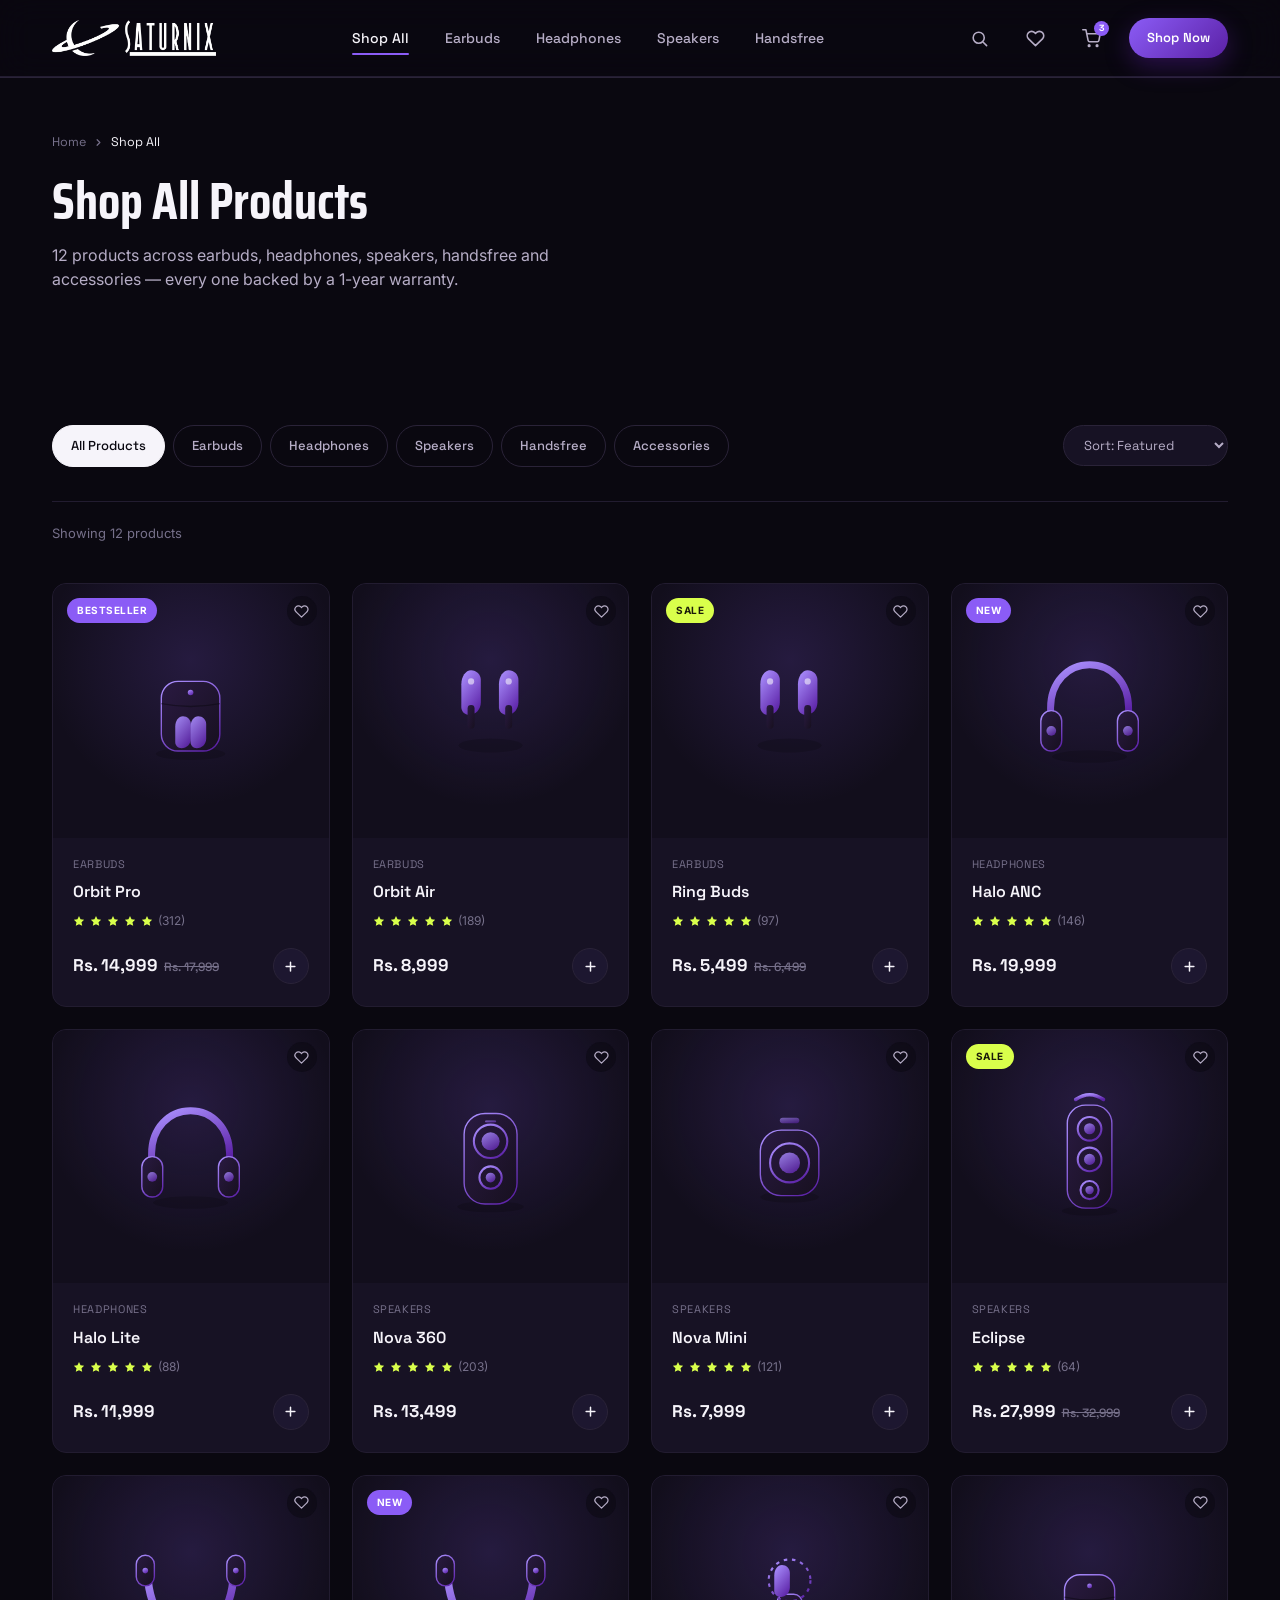
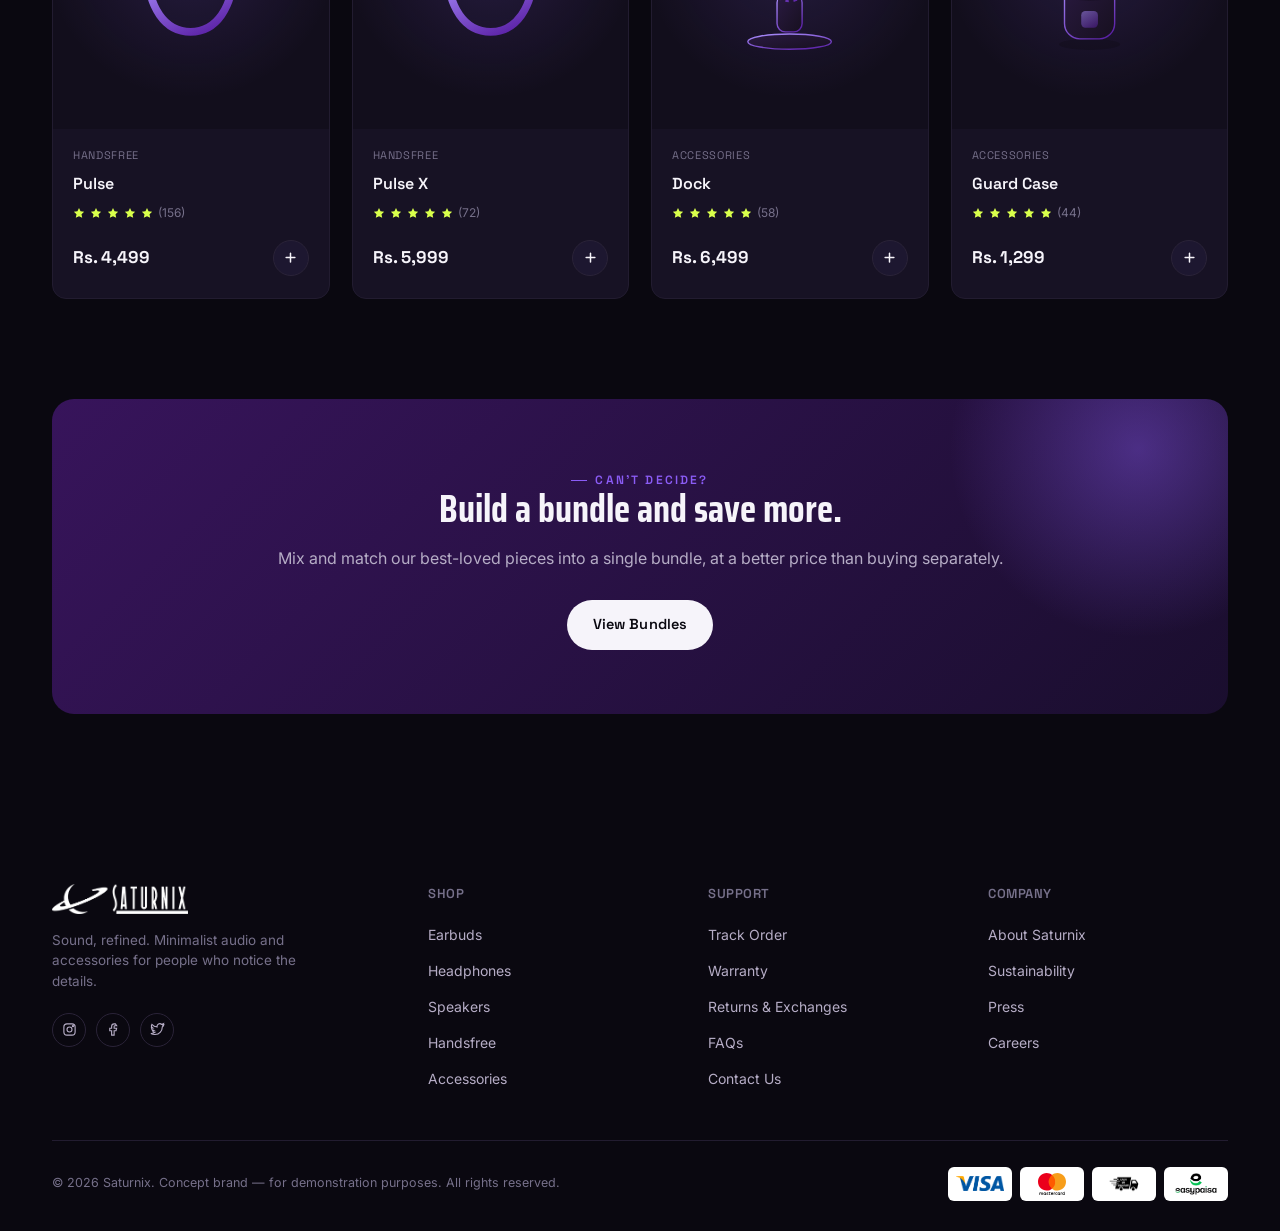
<file: shop.html>
<!DOCTYPE html>
<html lang="en">
<head>
<meta charset="UTF-8">
<meta name="viewport" content="width=device-width, initial-scale=1">
<title>Shop All — Saturnix</title>
<meta name="description" content="Browse the full Saturnix lineup: earbuds, headphones, speakers, handsfree and accessories. Free delivery across Pakistan.">
<link rel="icon" type="image/png" href="assets/99.png">
<link rel="stylesheet" href="assets/styles.css">
</head>
<body>

<header>
  <div class="wrap nav">
    <a class="logo" href="index.html"><img src="assets/66.png" alt="Saturnix"></a>
    <ul class="nav-links">
      <li><a href="shop.html" class="active">Shop All</a></li>
      <li><a href="shop.html?cat=Earbuds">Earbuds</a></li>
      <li><a href="shop.html?cat=Headphones">Headphones</a></li>
      <li><a href="shop.html?cat=Speakers">Speakers</a></li>
      <li><a href="shop.html?cat=Handsfree">Handsfree</a></li>
    </ul>
    <div class="nav-right">
      <button class="icon-btn" aria-label="Search"><svg viewBox="0 0 24 24" fill="none" stroke="currentColor" stroke-width="2" stroke-linecap="round"><circle cx="11" cy="11" r="7"/><path d="M21 21l-4.3-4.3"/></svg></button>
      <button class="icon-btn" aria-label="Wishlist"><svg viewBox="0 0 24 24" fill="none" stroke="currentColor" stroke-width="2" stroke-linecap="round" stroke-linejoin="round"><path d="M20.8 4.6a5.5 5.5 0 00-7.8 0L12 5.6l-1-1a5.5 5.5 0 00-7.8 7.8l1 1L12 21l7.8-7.6 1-1a5.5 5.5 0 000-7.8z"/></svg></button>
      <button class="icon-btn" aria-label="Cart"><svg viewBox="0 0 24 24" fill="none" stroke="currentColor" stroke-width="2" stroke-linecap="round" stroke-linejoin="round"><circle cx="9" cy="21" r="1"/><circle cx="19" cy="21" r="1"/><path d="M1 1h4l2.7 13.4a2 2 0 002 1.6h9.7a2 2 0 002-1.6L23 6H6"/></svg><span class="cart-count">3</span></button>
      <a class="btn btn-accent btn-sm" href="shop.html">Shop Now</a>
      <button class="burger" id="burgerBtn" aria-label="Menu"><span></span></button>
    </div>
  </div>
  <div id="mobile-panel">
    <a href="shop.html">Shop All</a>
    <a href="shop.html?cat=Earbuds">Earbuds</a>
    <a href="shop.html?cat=Headphones">Headphones</a>
    <a href="shop.html?cat=Speakers">Speakers</a>
    <a href="shop.html?cat=Handsfree">Handsfree</a>
    <a href="index.html#contact">Support</a>
  </div>
</header>

<main>
  <section class="page-head">
    <div class="wrap">
      <div class="breadcrumb"><a href="index.html">Home</a><svg viewBox="0 0 24 24" fill="none" stroke="currentColor" stroke-width="2.6" stroke-linecap="round" stroke-linejoin="round"><path d="M9 6l6 6-6 6"/></svg><span style="color:var(--ink);">Shop All</span></div>
      <h1>Shop All Products</h1>
      <p>12 products across earbuds, headphones, speakers, handsfree and accessories — every one backed by a 1-year warranty.</p>
    </div>
  </section>

  <section style="padding-bottom:0;">
    <div class="wrap">
      <div class="shop-toolbar">
        <div class="filter-tabs" id="filterTabs">
          <button class="filter-tab active" data-cat="all">All Products</button>
<button class="filter-tab" data-cat="Earbuds">Earbuds</button>
<button class="filter-tab" data-cat="Headphones">Headphones</button>
<button class="filter-tab" data-cat="Speakers">Speakers</button>
<button class="filter-tab" data-cat="Handsfree">Handsfree</button>
<button class="filter-tab" data-cat="Accessories">Accessories</button>
        </div>
        <select class="sort-select" id="sortSelect">
          <option value="default">Sort: Featured</option>
          <option value="price-asc">Price: Low to High</option>
          <option value="price-desc">Price: High to Low</option>
          <option value="rating-desc">Rating: Highest</option>
        </select>
      </div>
      <p class="result-count" id="resultCount" style="margin-top:22px;">Showing 12 products</p>
      <div class="shop-grid">
        <div class="prod-grid" id="prodGrid">
          <div class="prod-card">
  <a class="prod-link" href="orbit-pro.html">
    <div class="prod-media">
      <span class="prod-tag ">Bestseller</span>
      <button class="prod-wish" aria-label="Wishlist" onclick="event.preventDefault()"><svg viewBox="0 0 24 24" fill="none" stroke="currentColor" stroke-width="2" stroke-linecap="round" stroke-linejoin="round"><path d="M20.8 4.6a5.5 5.5 0 00-7.8 0L12 5.6l-1-1a5.5 5.5 0 00-7.8 7.8l1 1L12 21l7.8-7.6 1-1a5.5 5.5 0 000-7.8z"/></svg></button>
      <svg viewBox="0 0 200 200" fill="none" xmlns="http://www.w3.org/2000/svg">
  <defs>
    <linearGradient id="g-pc0-orbit-pro" x1="20%" y1="0%" x2="80%" y2="100%">
      <stop offset="0%" stop-color="#A78BFA"/>
      <stop offset="100%" stop-color="#5B21A6"/>
    </linearGradient>
    <linearGradient id="g-pc0-orbit-pro-dark" x1="0%" y1="0%" x2="100%" y2="100%">
      <stop offset="0%" stop-color="#2A1A42"/>
      <stop offset="100%" stop-color="#17101F"/>
    </linearGradient>
  </defs>
  <ellipse cx="100" cy="162" rx="50" ry="9" fill="#000" opacity="0.18"/>
  <rect x="58" y="58" width="84" height="100" rx="24" fill="url(#g-pc0-orbit-pro-dark)" stroke="url(#g-pc0-orbit-pro)" stroke-width="2"/>
  <path d="M58 90 Q100 98 142 90" stroke="#0A0810" stroke-width="2" opacity="0.5"/>
  <circle cx="100" cy="74" r="4" fill="url(#g-pc0-orbit-pro)"/>
  <g transform="translate(78,108)">
    <path d="M11 0C17.35 0 22.4 5.04 22.4 11.2V32C22.4 39.7 16.8 46 8.8 46C4 46 0 42 0 37.4V14.9C0 6.7 4.9 0 11 0Z" fill="url(#g-pc0-orbit-pro)" opacity="0.92"/>
  </g>
  <g transform="translate(100,108)">
    <path d="M11 0C17.35 0 22.4 5.04 22.4 11.2V32C22.4 39.7 16.8 46 8.8 46C4 46 0 42 0 37.4V14.9C0 6.7 4.9 0 11 0Z" fill="url(#g-pc0-orbit-pro)" opacity="0.92"/>
  </g>
</svg>
    </div>
    <div class="prod-body">
      <span class="prod-cat">Earbuds</span>
      <span class="prod-name">Orbit Pro</span>
      <span class="prod-stars"><svg viewBox="0 0 24 24" fill="currentColor"><path d="M12 2l3.1 6.6 7.2.9-5.3 5 1.4 7.1L12 18.3 5.6 21.6 7 14.5l-5.3-5 7.2-.9z"/></svg><svg viewBox="0 0 24 24" fill="currentColor"><path d="M12 2l3.1 6.6 7.2.9-5.3 5 1.4 7.1L12 18.3 5.6 21.6 7 14.5l-5.3-5 7.2-.9z"/></svg><svg viewBox="0 0 24 24" fill="currentColor"><path d="M12 2l3.1 6.6 7.2.9-5.3 5 1.4 7.1L12 18.3 5.6 21.6 7 14.5l-5.3-5 7.2-.9z"/></svg><svg viewBox="0 0 24 24" fill="currentColor"><path d="M12 2l3.1 6.6 7.2.9-5.3 5 1.4 7.1L12 18.3 5.6 21.6 7 14.5l-5.3-5 7.2-.9z"/></svg><svg viewBox="0 0 24 24" fill="currentColor"><path d="M12 2l3.1 6.6 7.2.9-5.3 5 1.4 7.1L12 18.3 5.6 21.6 7 14.5l-5.3-5 7.2-.9z"/></svg> (312)</span>
      <div class="prod-foot">
        <span class="prod-price">Rs. 14,999<small>Rs. 17,999</small></span>
        <button class="prod-add" aria-label="Add to cart" onclick="event.preventDefault()"><svg viewBox="0 0 24 24" fill="none" stroke="currentColor" stroke-width="2.4" stroke-linecap="round"><path d="M12 5v14M5 12h14"/></svg></button>
      </div>
    </div>
  </a>
</div>
<div class="prod-card">
  <a class="prod-link" href="orbit-air.html">
    <div class="prod-media">
      
      <button class="prod-wish" aria-label="Wishlist" onclick="event.preventDefault()"><svg viewBox="0 0 24 24" fill="none" stroke="currentColor" stroke-width="2" stroke-linecap="round" stroke-linejoin="round"><path d="M20.8 4.6a5.5 5.5 0 00-7.8 0L12 5.6l-1-1a5.5 5.5 0 00-7.8 7.8l1 1L12 21l7.8-7.6 1-1a5.5 5.5 0 000-7.8z"/></svg></button>
      <svg viewBox="0 0 200 200" fill="none" xmlns="http://www.w3.org/2000/svg">
  <defs>
    <linearGradient id="g-pc1-orbit-air" x1="20%" y1="0%" x2="80%" y2="100%">
      <stop offset="0%" stop-color="#A78BFA"/>
      <stop offset="100%" stop-color="#5B21A6"/>
    </linearGradient>
    <linearGradient id="g-pc1-orbit-air-dark" x1="0%" y1="0%" x2="100%" y2="100%">
      <stop offset="0%" stop-color="#2A1A42"/>
      <stop offset="100%" stop-color="#17101F"/>
    </linearGradient>
  </defs>
  <ellipse cx="100" cy="150" rx="46" ry="10" fill="#000" opacity="0.18"/>
  <g transform="translate(58,42)">
    <path d="M14 0C21.7 0 28 6.3 28 14V46C28 56 21 64 11 64C5 64 0 59 0 53V20C0 9 6.3 0 14 0Z" fill="url(#g-pc1-orbit-air)"/>
    <rect x="9" y="50" width="10" height="34" rx="5" fill="url(#g-pc1-orbit-air-dark)"/>
    <circle cx="14" cy="16" r="4.5" fill="#fff" opacity="0.55"/>
  </g>
  <g transform="translate(112,42)">
    <path d="M14 0C21.7 0 28 6.3 28 14V46C28 56 21 64 11 64C5 64 0 59 0 53V20C0 9 6.3 0 14 0Z" fill="url(#g-pc1-orbit-air)"/>
    <rect x="9" y="50" width="10" height="34" rx="5" fill="url(#g-pc1-orbit-air-dark)"/>
    <circle cx="14" cy="16" r="4.5" fill="#fff" opacity="0.55"/>
  </g>
</svg>
    </div>
    <div class="prod-body">
      <span class="prod-cat">Earbuds</span>
      <span class="prod-name">Orbit Air</span>
      <span class="prod-stars"><svg viewBox="0 0 24 24" fill="currentColor"><path d="M12 2l3.1 6.6 7.2.9-5.3 5 1.4 7.1L12 18.3 5.6 21.6 7 14.5l-5.3-5 7.2-.9z"/></svg><svg viewBox="0 0 24 24" fill="currentColor"><path d="M12 2l3.1 6.6 7.2.9-5.3 5 1.4 7.1L12 18.3 5.6 21.6 7 14.5l-5.3-5 7.2-.9z"/></svg><svg viewBox="0 0 24 24" fill="currentColor"><path d="M12 2l3.1 6.6 7.2.9-5.3 5 1.4 7.1L12 18.3 5.6 21.6 7 14.5l-5.3-5 7.2-.9z"/></svg><svg viewBox="0 0 24 24" fill="currentColor"><path d="M12 2l3.1 6.6 7.2.9-5.3 5 1.4 7.1L12 18.3 5.6 21.6 7 14.5l-5.3-5 7.2-.9z"/></svg><svg viewBox="0 0 24 24" fill="currentColor"><path d="M12 2l3.1 6.6 7.2.9-5.3 5 1.4 7.1L12 18.3 5.6 21.6 7 14.5l-5.3-5 7.2-.9z"/></svg> (189)</span>
      <div class="prod-foot">
        <span class="prod-price">Rs. 8,999</span>
        <button class="prod-add" aria-label="Add to cart" onclick="event.preventDefault()"><svg viewBox="0 0 24 24" fill="none" stroke="currentColor" stroke-width="2.4" stroke-linecap="round"><path d="M12 5v14M5 12h14"/></svg></button>
      </div>
    </div>
  </a>
</div>
<div class="prod-card">
  <a class="prod-link" href="ring-buds.html">
    <div class="prod-media">
      <span class="prod-tag tag-sale">Sale</span>
      <button class="prod-wish" aria-label="Wishlist" onclick="event.preventDefault()"><svg viewBox="0 0 24 24" fill="none" stroke="currentColor" stroke-width="2" stroke-linecap="round" stroke-linejoin="round"><path d="M20.8 4.6a5.5 5.5 0 00-7.8 0L12 5.6l-1-1a5.5 5.5 0 00-7.8 7.8l1 1L12 21l7.8-7.6 1-1a5.5 5.5 0 000-7.8z"/></svg></button>
      <svg viewBox="0 0 200 200" fill="none" xmlns="http://www.w3.org/2000/svg">
  <defs>
    <linearGradient id="g-pc2-ring-buds" x1="20%" y1="0%" x2="80%" y2="100%">
      <stop offset="0%" stop-color="#A78BFA"/>
      <stop offset="100%" stop-color="#5B21A6"/>
    </linearGradient>
    <linearGradient id="g-pc2-ring-buds-dark" x1="0%" y1="0%" x2="100%" y2="100%">
      <stop offset="0%" stop-color="#2A1A42"/>
      <stop offset="100%" stop-color="#17101F"/>
    </linearGradient>
  </defs>
  <ellipse cx="100" cy="150" rx="46" ry="10" fill="#000" opacity="0.18"/>
  <g transform="translate(58,42)">
    <path d="M14 0C21.7 0 28 6.3 28 14V46C28 56 21 64 11 64C5 64 0 59 0 53V20C0 9 6.3 0 14 0Z" fill="url(#g-pc2-ring-buds)"/>
    <rect x="9" y="50" width="10" height="34" rx="5" fill="url(#g-pc2-ring-buds-dark)"/>
    <circle cx="14" cy="16" r="4.5" fill="#fff" opacity="0.55"/>
  </g>
  <g transform="translate(112,42)">
    <path d="M14 0C21.7 0 28 6.3 28 14V46C28 56 21 64 11 64C5 64 0 59 0 53V20C0 9 6.3 0 14 0Z" fill="url(#g-pc2-ring-buds)"/>
    <rect x="9" y="50" width="10" height="34" rx="5" fill="url(#g-pc2-ring-buds-dark)"/>
    <circle cx="14" cy="16" r="4.5" fill="#fff" opacity="0.55"/>
  </g>
</svg>
    </div>
    <div class="prod-body">
      <span class="prod-cat">Earbuds</span>
      <span class="prod-name">Ring Buds</span>
      <span class="prod-stars"><svg viewBox="0 0 24 24" fill="currentColor"><path d="M12 2l3.1 6.6 7.2.9-5.3 5 1.4 7.1L12 18.3 5.6 21.6 7 14.5l-5.3-5 7.2-.9z"/></svg><svg viewBox="0 0 24 24" fill="currentColor"><path d="M12 2l3.1 6.6 7.2.9-5.3 5 1.4 7.1L12 18.3 5.6 21.6 7 14.5l-5.3-5 7.2-.9z"/></svg><svg viewBox="0 0 24 24" fill="currentColor"><path d="M12 2l3.1 6.6 7.2.9-5.3 5 1.4 7.1L12 18.3 5.6 21.6 7 14.5l-5.3-5 7.2-.9z"/></svg><svg viewBox="0 0 24 24" fill="currentColor"><path d="M12 2l3.1 6.6 7.2.9-5.3 5 1.4 7.1L12 18.3 5.6 21.6 7 14.5l-5.3-5 7.2-.9z"/></svg><svg viewBox="0 0 24 24" fill="currentColor"><path d="M12 2l3.1 6.6 7.2.9-5.3 5 1.4 7.1L12 18.3 5.6 21.6 7 14.5l-5.3-5 7.2-.9z"/></svg> (97)</span>
      <div class="prod-foot">
        <span class="prod-price">Rs. 5,499<small>Rs. 6,499</small></span>
        <button class="prod-add" aria-label="Add to cart" onclick="event.preventDefault()"><svg viewBox="0 0 24 24" fill="none" stroke="currentColor" stroke-width="2.4" stroke-linecap="round"><path d="M12 5v14M5 12h14"/></svg></button>
      </div>
    </div>
  </a>
</div>
<div class="prod-card">
  <a class="prod-link" href="halo-anc.html">
    <div class="prod-media">
      <span class="prod-tag ">New</span>
      <button class="prod-wish" aria-label="Wishlist" onclick="event.preventDefault()"><svg viewBox="0 0 24 24" fill="none" stroke="currentColor" stroke-width="2" stroke-linecap="round" stroke-linejoin="round"><path d="M20.8 4.6a5.5 5.5 0 00-7.8 0L12 5.6l-1-1a5.5 5.5 0 00-7.8 7.8l1 1L12 21l7.8-7.6 1-1a5.5 5.5 0 000-7.8z"/></svg></button>
      <svg viewBox="0 0 200 200" fill="none" xmlns="http://www.w3.org/2000/svg">
  <defs>
    <linearGradient id="g-pc3-halo-anc" x1="20%" y1="0%" x2="80%" y2="100%">
      <stop offset="0%" stop-color="#A78BFA"/>
      <stop offset="100%" stop-color="#5B21A6"/>
    </linearGradient>
    <linearGradient id="g-pc3-halo-anc-dark" x1="0%" y1="0%" x2="100%" y2="100%">
      <stop offset="0%" stop-color="#2A1A42"/>
      <stop offset="100%" stop-color="#17101F"/>
    </linearGradient>
  </defs>
  <ellipse cx="100" cy="166" rx="54" ry="9" fill="#000" opacity="0.18"/>
  <path d="M44 110V96C44 59 69 34 100 34C131 34 156 59 156 96V110" stroke="url(#g-pc3-halo-anc)" stroke-width="10" stroke-linecap="round" fill="none"/>
  <rect x="30" y="100" width="30" height="58" rx="15" fill="url(#g-pc3-halo-anc-dark)" stroke="url(#g-pc3-halo-anc)" stroke-width="2"/>
  <rect x="140" y="100" width="30" height="58" rx="15" fill="url(#g-pc3-halo-anc-dark)" stroke="url(#g-pc3-halo-anc)" stroke-width="2"/>
  <circle cx="45" cy="129" r="7" fill="url(#g-pc3-halo-anc)" opacity="0.8"/>
  <circle cx="155" cy="129" r="7" fill="url(#g-pc3-halo-anc)" opacity="0.8"/>
</svg>
    </div>
    <div class="prod-body">
      <span class="prod-cat">Headphones</span>
      <span class="prod-name">Halo ANC</span>
      <span class="prod-stars"><svg viewBox="0 0 24 24" fill="currentColor"><path d="M12 2l3.1 6.6 7.2.9-5.3 5 1.4 7.1L12 18.3 5.6 21.6 7 14.5l-5.3-5 7.2-.9z"/></svg><svg viewBox="0 0 24 24" fill="currentColor"><path d="M12 2l3.1 6.6 7.2.9-5.3 5 1.4 7.1L12 18.3 5.6 21.6 7 14.5l-5.3-5 7.2-.9z"/></svg><svg viewBox="0 0 24 24" fill="currentColor"><path d="M12 2l3.1 6.6 7.2.9-5.3 5 1.4 7.1L12 18.3 5.6 21.6 7 14.5l-5.3-5 7.2-.9z"/></svg><svg viewBox="0 0 24 24" fill="currentColor"><path d="M12 2l3.1 6.6 7.2.9-5.3 5 1.4 7.1L12 18.3 5.6 21.6 7 14.5l-5.3-5 7.2-.9z"/></svg><svg viewBox="0 0 24 24" fill="currentColor"><path d="M12 2l3.1 6.6 7.2.9-5.3 5 1.4 7.1L12 18.3 5.6 21.6 7 14.5l-5.3-5 7.2-.9z"/></svg> (146)</span>
      <div class="prod-foot">
        <span class="prod-price">Rs. 19,999</span>
        <button class="prod-add" aria-label="Add to cart" onclick="event.preventDefault()"><svg viewBox="0 0 24 24" fill="none" stroke="currentColor" stroke-width="2.4" stroke-linecap="round"><path d="M12 5v14M5 12h14"/></svg></button>
      </div>
    </div>
  </a>
</div>
<div class="prod-card">
  <a class="prod-link" href="halo-lite.html">
    <div class="prod-media">
      
      <button class="prod-wish" aria-label="Wishlist" onclick="event.preventDefault()"><svg viewBox="0 0 24 24" fill="none" stroke="currentColor" stroke-width="2" stroke-linecap="round" stroke-linejoin="round"><path d="M20.8 4.6a5.5 5.5 0 00-7.8 0L12 5.6l-1-1a5.5 5.5 0 00-7.8 7.8l1 1L12 21l7.8-7.6 1-1a5.5 5.5 0 000-7.8z"/></svg></button>
      <svg viewBox="0 0 200 200" fill="none" xmlns="http://www.w3.org/2000/svg">
  <defs>
    <linearGradient id="g-pc4-halo-lite" x1="20%" y1="0%" x2="80%" y2="100%">
      <stop offset="0%" stop-color="#A78BFA"/>
      <stop offset="100%" stop-color="#5B21A6"/>
    </linearGradient>
    <linearGradient id="g-pc4-halo-lite-dark" x1="0%" y1="0%" x2="100%" y2="100%">
      <stop offset="0%" stop-color="#2A1A42"/>
      <stop offset="100%" stop-color="#17101F"/>
    </linearGradient>
  </defs>
  <ellipse cx="100" cy="166" rx="54" ry="9" fill="#000" opacity="0.18"/>
  <path d="M44 110V96C44 59 69 34 100 34C131 34 156 59 156 96V110" stroke="url(#g-pc4-halo-lite)" stroke-width="10" stroke-linecap="round" fill="none"/>
  <rect x="30" y="100" width="30" height="58" rx="15" fill="url(#g-pc4-halo-lite-dark)" stroke="url(#g-pc4-halo-lite)" stroke-width="2"/>
  <rect x="140" y="100" width="30" height="58" rx="15" fill="url(#g-pc4-halo-lite-dark)" stroke="url(#g-pc4-halo-lite)" stroke-width="2"/>
  <circle cx="45" cy="129" r="7" fill="url(#g-pc4-halo-lite)" opacity="0.8"/>
  <circle cx="155" cy="129" r="7" fill="url(#g-pc4-halo-lite)" opacity="0.8"/>
</svg>
    </div>
    <div class="prod-body">
      <span class="prod-cat">Headphones</span>
      <span class="prod-name">Halo Lite</span>
      <span class="prod-stars"><svg viewBox="0 0 24 24" fill="currentColor"><path d="M12 2l3.1 6.6 7.2.9-5.3 5 1.4 7.1L12 18.3 5.6 21.6 7 14.5l-5.3-5 7.2-.9z"/></svg><svg viewBox="0 0 24 24" fill="currentColor"><path d="M12 2l3.1 6.6 7.2.9-5.3 5 1.4 7.1L12 18.3 5.6 21.6 7 14.5l-5.3-5 7.2-.9z"/></svg><svg viewBox="0 0 24 24" fill="currentColor"><path d="M12 2l3.1 6.6 7.2.9-5.3 5 1.4 7.1L12 18.3 5.6 21.6 7 14.5l-5.3-5 7.2-.9z"/></svg><svg viewBox="0 0 24 24" fill="currentColor"><path d="M12 2l3.1 6.6 7.2.9-5.3 5 1.4 7.1L12 18.3 5.6 21.6 7 14.5l-5.3-5 7.2-.9z"/></svg><svg viewBox="0 0 24 24" fill="currentColor"><path d="M12 2l3.1 6.6 7.2.9-5.3 5 1.4 7.1L12 18.3 5.6 21.6 7 14.5l-5.3-5 7.2-.9z"/></svg> (88)</span>
      <div class="prod-foot">
        <span class="prod-price">Rs. 11,999</span>
        <button class="prod-add" aria-label="Add to cart" onclick="event.preventDefault()"><svg viewBox="0 0 24 24" fill="none" stroke="currentColor" stroke-width="2.4" stroke-linecap="round"><path d="M12 5v14M5 12h14"/></svg></button>
      </div>
    </div>
  </a>
</div>
<div class="prod-card">
  <a class="prod-link" href="nova-360.html">
    <div class="prod-media">
      
      <button class="prod-wish" aria-label="Wishlist" onclick="event.preventDefault()"><svg viewBox="0 0 24 24" fill="none" stroke="currentColor" stroke-width="2" stroke-linecap="round" stroke-linejoin="round"><path d="M20.8 4.6a5.5 5.5 0 00-7.8 0L12 5.6l-1-1a5.5 5.5 0 00-7.8 7.8l1 1L12 21l7.8-7.6 1-1a5.5 5.5 0 000-7.8z"/></svg></button>
      <svg viewBox="0 0 200 200" fill="none" xmlns="http://www.w3.org/2000/svg">
  <defs>
    <linearGradient id="g-pc5-nova-360" x1="20%" y1="0%" x2="80%" y2="100%">
      <stop offset="0%" stop-color="#A78BFA"/>
      <stop offset="100%" stop-color="#5B21A6"/>
    </linearGradient>
    <linearGradient id="g-pc5-nova-360-dark" x1="0%" y1="0%" x2="100%" y2="100%">
      <stop offset="0%" stop-color="#2A1A42"/>
      <stop offset="100%" stop-color="#17101F"/>
    </linearGradient>
  </defs>
  <ellipse cx="100" cy="172" rx="48" ry="8" fill="#000" opacity="0.18"/>
  <rect x="62" y="38" width="76" height="130" rx="30" fill="url(#g-pc5-nova-360-dark)" stroke="url(#g-pc5-nova-360)" stroke-width="2"/>
  <circle cx="100" cy="78" r="24" fill="none" stroke="url(#g-pc5-nova-360)" stroke-width="3"/>
  <circle cx="100" cy="78" r="13" fill="url(#g-pc5-nova-360)" opacity="0.85"/>
  <circle cx="100" cy="130" r="16" fill="none" stroke="url(#g-pc5-nova-360)" stroke-width="3"/>
  <circle cx="100" cy="130" r="7" fill="url(#g-pc5-nova-360)" opacity="0.85"/>
  <rect x="92" y="48" width="16" height="3" rx="1.5" fill="url(#g-pc5-nova-360)" opacity="0.7"/>
</svg>
    </div>
    <div class="prod-body">
      <span class="prod-cat">Speakers</span>
      <span class="prod-name">Nova 360</span>
      <span class="prod-stars"><svg viewBox="0 0 24 24" fill="currentColor"><path d="M12 2l3.1 6.6 7.2.9-5.3 5 1.4 7.1L12 18.3 5.6 21.6 7 14.5l-5.3-5 7.2-.9z"/></svg><svg viewBox="0 0 24 24" fill="currentColor"><path d="M12 2l3.1 6.6 7.2.9-5.3 5 1.4 7.1L12 18.3 5.6 21.6 7 14.5l-5.3-5 7.2-.9z"/></svg><svg viewBox="0 0 24 24" fill="currentColor"><path d="M12 2l3.1 6.6 7.2.9-5.3 5 1.4 7.1L12 18.3 5.6 21.6 7 14.5l-5.3-5 7.2-.9z"/></svg><svg viewBox="0 0 24 24" fill="currentColor"><path d="M12 2l3.1 6.6 7.2.9-5.3 5 1.4 7.1L12 18.3 5.6 21.6 7 14.5l-5.3-5 7.2-.9z"/></svg><svg viewBox="0 0 24 24" fill="currentColor"><path d="M12 2l3.1 6.6 7.2.9-5.3 5 1.4 7.1L12 18.3 5.6 21.6 7 14.5l-5.3-5 7.2-.9z"/></svg> (203)</span>
      <div class="prod-foot">
        <span class="prod-price">Rs. 13,499</span>
        <button class="prod-add" aria-label="Add to cart" onclick="event.preventDefault()"><svg viewBox="0 0 24 24" fill="none" stroke="currentColor" stroke-width="2.4" stroke-linecap="round"><path d="M12 5v14M5 12h14"/></svg></button>
      </div>
    </div>
  </a>
</div>
<div class="prod-card">
  <a class="prod-link" href="nova-mini.html">
    <div class="prod-media">
      
      <button class="prod-wish" aria-label="Wishlist" onclick="event.preventDefault()"><svg viewBox="0 0 24 24" fill="none" stroke="currentColor" stroke-width="2" stroke-linecap="round" stroke-linejoin="round"><path d="M20.8 4.6a5.5 5.5 0 00-7.8 0L12 5.6l-1-1a5.5 5.5 0 00-7.8 7.8l1 1L12 21l7.8-7.6 1-1a5.5 5.5 0 000-7.8z"/></svg></button>
      <svg viewBox="0 0 200 200" fill="none" xmlns="http://www.w3.org/2000/svg">
  <defs>
    <linearGradient id="g-pc6-nova-mini" x1="20%" y1="0%" x2="80%" y2="100%">
      <stop offset="0%" stop-color="#A78BFA"/>
      <stop offset="100%" stop-color="#5B21A6"/>
    </linearGradient>
    <linearGradient id="g-pc6-nova-mini-dark" x1="0%" y1="0%" x2="100%" y2="100%">
      <stop offset="0%" stop-color="#2A1A42"/>
      <stop offset="100%" stop-color="#17101F"/>
    </linearGradient>
  </defs>
  <ellipse cx="100" cy="158" rx="42" ry="8" fill="#000" opacity="0.18"/>
  <rect x="58" y="62" width="84" height="94" rx="30" fill="url(#g-pc6-nova-mini-dark)" stroke="url(#g-pc6-nova-mini)" stroke-width="2"/>
  <circle cx="100" cy="109" r="28" fill="none" stroke="url(#g-pc6-nova-mini)" stroke-width="3"/>
  <circle cx="100" cy="109" r="15" fill="url(#g-pc6-nova-mini)" opacity="0.85"/>
  <rect x="86" y="44" width="28" height="8" rx="4" fill="url(#g-pc6-nova-mini)" opacity="0.6"/>
</svg>
    </div>
    <div class="prod-body">
      <span class="prod-cat">Speakers</span>
      <span class="prod-name">Nova Mini</span>
      <span class="prod-stars"><svg viewBox="0 0 24 24" fill="currentColor"><path d="M12 2l3.1 6.6 7.2.9-5.3 5 1.4 7.1L12 18.3 5.6 21.6 7 14.5l-5.3-5 7.2-.9z"/></svg><svg viewBox="0 0 24 24" fill="currentColor"><path d="M12 2l3.1 6.6 7.2.9-5.3 5 1.4 7.1L12 18.3 5.6 21.6 7 14.5l-5.3-5 7.2-.9z"/></svg><svg viewBox="0 0 24 24" fill="currentColor"><path d="M12 2l3.1 6.6 7.2.9-5.3 5 1.4 7.1L12 18.3 5.6 21.6 7 14.5l-5.3-5 7.2-.9z"/></svg><svg viewBox="0 0 24 24" fill="currentColor"><path d="M12 2l3.1 6.6 7.2.9-5.3 5 1.4 7.1L12 18.3 5.6 21.6 7 14.5l-5.3-5 7.2-.9z"/></svg><svg viewBox="0 0 24 24" fill="currentColor"><path d="M12 2l3.1 6.6 7.2.9-5.3 5 1.4 7.1L12 18.3 5.6 21.6 7 14.5l-5.3-5 7.2-.9z"/></svg> (121)</span>
      <div class="prod-foot">
        <span class="prod-price">Rs. 7,999</span>
        <button class="prod-add" aria-label="Add to cart" onclick="event.preventDefault()"><svg viewBox="0 0 24 24" fill="none" stroke="currentColor" stroke-width="2.4" stroke-linecap="round"><path d="M12 5v14M5 12h14"/></svg></button>
      </div>
    </div>
  </a>
</div>
<div class="prod-card">
  <a class="prod-link" href="eclipse.html">
    <div class="prod-media">
      <span class="prod-tag tag-sale">Sale</span>
      <button class="prod-wish" aria-label="Wishlist" onclick="event.preventDefault()"><svg viewBox="0 0 24 24" fill="none" stroke="currentColor" stroke-width="2" stroke-linecap="round" stroke-linejoin="round"><path d="M20.8 4.6a5.5 5.5 0 00-7.8 0L12 5.6l-1-1a5.5 5.5 0 00-7.8 7.8l1 1L12 21l7.8-7.6 1-1a5.5 5.5 0 000-7.8z"/></svg></button>
      <svg viewBox="0 0 200 200" fill="none" xmlns="http://www.w3.org/2000/svg">
  <defs>
    <linearGradient id="g-pc7-eclipse" x1="20%" y1="0%" x2="80%" y2="100%">
      <stop offset="0%" stop-color="#A78BFA"/>
      <stop offset="100%" stop-color="#5B21A6"/>
    </linearGradient>
    <linearGradient id="g-pc7-eclipse-dark" x1="0%" y1="0%" x2="100%" y2="100%">
      <stop offset="0%" stop-color="#2A1A42"/>
      <stop offset="100%" stop-color="#17101F"/>
    </linearGradient>
  </defs>
  <ellipse cx="100" cy="178" rx="40" ry="7" fill="#000" opacity="0.18"/>
  <rect x="68" y="26" width="64" height="148" rx="26" fill="url(#g-pc7-eclipse-dark)" stroke="url(#g-pc7-eclipse)" stroke-width="2"/>
  <path d="M80 18 Q100 4 120 18" stroke="url(#g-pc7-eclipse)" stroke-width="5" stroke-linecap="round" fill="none"/>
  <circle cx="100" cy="60" r="17" fill="none" stroke="url(#g-pc7-eclipse)" stroke-width="3"/>
  <circle cx="100" cy="60" r="8" fill="url(#g-pc7-eclipse)" opacity="0.85"/>
  <circle cx="100" cy="104" r="17" fill="none" stroke="url(#g-pc7-eclipse)" stroke-width="3"/>
  <circle cx="100" cy="104" r="8" fill="url(#g-pc7-eclipse)" opacity="0.85"/>
  <circle cx="100" cy="148" r="13" fill="none" stroke="url(#g-pc7-eclipse)" stroke-width="3"/>
  <circle cx="100" cy="148" r="6" fill="url(#g-pc7-eclipse)" opacity="0.85"/>
</svg>
    </div>
    <div class="prod-body">
      <span class="prod-cat">Speakers</span>
      <span class="prod-name">Eclipse</span>
      <span class="prod-stars"><svg viewBox="0 0 24 24" fill="currentColor"><path d="M12 2l3.1 6.6 7.2.9-5.3 5 1.4 7.1L12 18.3 5.6 21.6 7 14.5l-5.3-5 7.2-.9z"/></svg><svg viewBox="0 0 24 24" fill="currentColor"><path d="M12 2l3.1 6.6 7.2.9-5.3 5 1.4 7.1L12 18.3 5.6 21.6 7 14.5l-5.3-5 7.2-.9z"/></svg><svg viewBox="0 0 24 24" fill="currentColor"><path d="M12 2l3.1 6.6 7.2.9-5.3 5 1.4 7.1L12 18.3 5.6 21.6 7 14.5l-5.3-5 7.2-.9z"/></svg><svg viewBox="0 0 24 24" fill="currentColor"><path d="M12 2l3.1 6.6 7.2.9-5.3 5 1.4 7.1L12 18.3 5.6 21.6 7 14.5l-5.3-5 7.2-.9z"/></svg><svg viewBox="0 0 24 24" fill="currentColor"><path d="M12 2l3.1 6.6 7.2.9-5.3 5 1.4 7.1L12 18.3 5.6 21.6 7 14.5l-5.3-5 7.2-.9z"/></svg> (64)</span>
      <div class="prod-foot">
        <span class="prod-price">Rs. 27,999<small>Rs. 32,999</small></span>
        <button class="prod-add" aria-label="Add to cart" onclick="event.preventDefault()"><svg viewBox="0 0 24 24" fill="none" stroke="currentColor" stroke-width="2.4" stroke-linecap="round"><path d="M12 5v14M5 12h14"/></svg></button>
      </div>
    </div>
  </a>
</div>
<div class="prod-card">
  <a class="prod-link" href="pulse.html">
    <div class="prod-media">
      
      <button class="prod-wish" aria-label="Wishlist" onclick="event.preventDefault()"><svg viewBox="0 0 24 24" fill="none" stroke="currentColor" stroke-width="2" stroke-linecap="round" stroke-linejoin="round"><path d="M20.8 4.6a5.5 5.5 0 00-7.8 0L12 5.6l-1-1a5.5 5.5 0 00-7.8 7.8l1 1L12 21l7.8-7.6 1-1a5.5 5.5 0 000-7.8z"/></svg></button>
      <svg viewBox="0 0 200 200" fill="none" xmlns="http://www.w3.org/2000/svg">
  <defs>
    <linearGradient id="g-pc8-pulse" x1="20%" y1="0%" x2="80%" y2="100%">
      <stop offset="0%" stop-color="#A78BFA"/>
      <stop offset="100%" stop-color="#5B21A6"/>
    </linearGradient>
    <linearGradient id="g-pc8-pulse-dark" x1="0%" y1="0%" x2="100%" y2="100%">
      <stop offset="0%" stop-color="#2A1A42"/>
      <stop offset="100%" stop-color="#17101F"/>
    </linearGradient>
  </defs>
  <path d="M38 50C38 108 64 142 100 142C136 142 162 108 162 50" stroke="url(#g-pc8-pulse)" stroke-width="11" stroke-linecap="round" fill="none"/>
  <rect x="22" y="32" width="26" height="44" rx="13" fill="url(#g-pc8-pulse-dark)" stroke="url(#g-pc8-pulse)" stroke-width="2"/>
  <rect x="152" y="32" width="26" height="44" rx="13" fill="url(#g-pc8-pulse-dark)" stroke="url(#g-pc8-pulse)" stroke-width="2"/>
  <circle cx="35" cy="54" r="4" fill="url(#g-pc8-pulse)"/>
  <circle cx="165" cy="54" r="4" fill="url(#g-pc8-pulse)"/>
</svg>
    </div>
    <div class="prod-body">
      <span class="prod-cat">Handsfree</span>
      <span class="prod-name">Pulse</span>
      <span class="prod-stars"><svg viewBox="0 0 24 24" fill="currentColor"><path d="M12 2l3.1 6.6 7.2.9-5.3 5 1.4 7.1L12 18.3 5.6 21.6 7 14.5l-5.3-5 7.2-.9z"/></svg><svg viewBox="0 0 24 24" fill="currentColor"><path d="M12 2l3.1 6.6 7.2.9-5.3 5 1.4 7.1L12 18.3 5.6 21.6 7 14.5l-5.3-5 7.2-.9z"/></svg><svg viewBox="0 0 24 24" fill="currentColor"><path d="M12 2l3.1 6.6 7.2.9-5.3 5 1.4 7.1L12 18.3 5.6 21.6 7 14.5l-5.3-5 7.2-.9z"/></svg><svg viewBox="0 0 24 24" fill="currentColor"><path d="M12 2l3.1 6.6 7.2.9-5.3 5 1.4 7.1L12 18.3 5.6 21.6 7 14.5l-5.3-5 7.2-.9z"/></svg><svg viewBox="0 0 24 24" fill="currentColor"><path d="M12 2l3.1 6.6 7.2.9-5.3 5 1.4 7.1L12 18.3 5.6 21.6 7 14.5l-5.3-5 7.2-.9z"/></svg> (156)</span>
      <div class="prod-foot">
        <span class="prod-price">Rs. 4,499</span>
        <button class="prod-add" aria-label="Add to cart" onclick="event.preventDefault()"><svg viewBox="0 0 24 24" fill="none" stroke="currentColor" stroke-width="2.4" stroke-linecap="round"><path d="M12 5v14M5 12h14"/></svg></button>
      </div>
    </div>
  </a>
</div>
<div class="prod-card">
  <a class="prod-link" href="pulse-x.html">
    <div class="prod-media">
      <span class="prod-tag ">New</span>
      <button class="prod-wish" aria-label="Wishlist" onclick="event.preventDefault()"><svg viewBox="0 0 24 24" fill="none" stroke="currentColor" stroke-width="2" stroke-linecap="round" stroke-linejoin="round"><path d="M20.8 4.6a5.5 5.5 0 00-7.8 0L12 5.6l-1-1a5.5 5.5 0 00-7.8 7.8l1 1L12 21l7.8-7.6 1-1a5.5 5.5 0 000-7.8z"/></svg></button>
      <svg viewBox="0 0 200 200" fill="none" xmlns="http://www.w3.org/2000/svg">
  <defs>
    <linearGradient id="g-pc9-pulse-x" x1="20%" y1="0%" x2="80%" y2="100%">
      <stop offset="0%" stop-color="#A78BFA"/>
      <stop offset="100%" stop-color="#5B21A6"/>
    </linearGradient>
    <linearGradient id="g-pc9-pulse-x-dark" x1="0%" y1="0%" x2="100%" y2="100%">
      <stop offset="0%" stop-color="#2A1A42"/>
      <stop offset="100%" stop-color="#17101F"/>
    </linearGradient>
  </defs>
  <path d="M38 50C38 108 64 142 100 142C136 142 162 108 162 50" stroke="url(#g-pc9-pulse-x)" stroke-width="11" stroke-linecap="round" fill="none"/>
  <rect x="22" y="32" width="26" height="44" rx="13" fill="url(#g-pc9-pulse-x-dark)" stroke="url(#g-pc9-pulse-x)" stroke-width="2"/>
  <rect x="152" y="32" width="26" height="44" rx="13" fill="url(#g-pc9-pulse-x-dark)" stroke="url(#g-pc9-pulse-x)" stroke-width="2"/>
  <circle cx="35" cy="54" r="4" fill="url(#g-pc9-pulse-x)"/>
  <circle cx="165" cy="54" r="4" fill="url(#g-pc9-pulse-x)"/>
</svg>
    </div>
    <div class="prod-body">
      <span class="prod-cat">Handsfree</span>
      <span class="prod-name">Pulse X</span>
      <span class="prod-stars"><svg viewBox="0 0 24 24" fill="currentColor"><path d="M12 2l3.1 6.6 7.2.9-5.3 5 1.4 7.1L12 18.3 5.6 21.6 7 14.5l-5.3-5 7.2-.9z"/></svg><svg viewBox="0 0 24 24" fill="currentColor"><path d="M12 2l3.1 6.6 7.2.9-5.3 5 1.4 7.1L12 18.3 5.6 21.6 7 14.5l-5.3-5 7.2-.9z"/></svg><svg viewBox="0 0 24 24" fill="currentColor"><path d="M12 2l3.1 6.6 7.2.9-5.3 5 1.4 7.1L12 18.3 5.6 21.6 7 14.5l-5.3-5 7.2-.9z"/></svg><svg viewBox="0 0 24 24" fill="currentColor"><path d="M12 2l3.1 6.6 7.2.9-5.3 5 1.4 7.1L12 18.3 5.6 21.6 7 14.5l-5.3-5 7.2-.9z"/></svg><svg viewBox="0 0 24 24" fill="currentColor"><path d="M12 2l3.1 6.6 7.2.9-5.3 5 1.4 7.1L12 18.3 5.6 21.6 7 14.5l-5.3-5 7.2-.9z"/></svg> (72)</span>
      <div class="prod-foot">
        <span class="prod-price">Rs. 5,999</span>
        <button class="prod-add" aria-label="Add to cart" onclick="event.preventDefault()"><svg viewBox="0 0 24 24" fill="none" stroke="currentColor" stroke-width="2.4" stroke-linecap="round"><path d="M12 5v14M5 12h14"/></svg></button>
      </div>
    </div>
  </a>
</div>
<div class="prod-card">
  <a class="prod-link" href="dock.html">
    <div class="prod-media">
      
      <button class="prod-wish" aria-label="Wishlist" onclick="event.preventDefault()"><svg viewBox="0 0 24 24" fill="none" stroke="currentColor" stroke-width="2" stroke-linecap="round" stroke-linejoin="round"><path d="M20.8 4.6a5.5 5.5 0 00-7.8 0L12 5.6l-1-1a5.5 5.5 0 00-7.8 7.8l1 1L12 21l7.8-7.6 1-1a5.5 5.5 0 000-7.8z"/></svg></button>
      <svg viewBox="0 0 200 200" fill="none" xmlns="http://www.w3.org/2000/svg">
  <defs>
    <linearGradient id="g-pc10-dock" x1="20%" y1="0%" x2="80%" y2="100%">
      <stop offset="0%" stop-color="#A78BFA"/>
      <stop offset="100%" stop-color="#5B21A6"/>
    </linearGradient>
    <linearGradient id="g-pc10-dock-dark" x1="0%" y1="0%" x2="100%" y2="100%">
      <stop offset="0%" stop-color="#2A1A42"/>
      <stop offset="100%" stop-color="#17101F"/>
    </linearGradient>
  </defs>
  <ellipse cx="100" cy="156" rx="60" ry="11" fill="url(#g-pc10-dock-dark)" stroke="url(#g-pc10-dock)" stroke-width="2"/>
  <rect x="82" y="88" width="36" height="54" rx="12" fill="url(#g-pc10-dock-dark)" stroke="url(#g-pc10-dock)" stroke-width="2"/>
  <circle cx="100" cy="68" r="30" fill="none" stroke="url(#g-pc10-dock)" stroke-width="3" stroke-dasharray="5 7"/>
  <g transform="translate(78,46)">
    <path d="M11 0C17.35 0 22.4 5.04 22.4 11.2V32C22.4 39.7 16.8 46 8.8 46C4 46 0 42 0 37.4V14.9C0 6.7 4.9 0 11 0Z" fill="url(#g-pc10-dock)"/>
  </g>
</svg>
    </div>
    <div class="prod-body">
      <span class="prod-cat">Accessories</span>
      <span class="prod-name">Dock</span>
      <span class="prod-stars"><svg viewBox="0 0 24 24" fill="currentColor"><path d="M12 2l3.1 6.6 7.2.9-5.3 5 1.4 7.1L12 18.3 5.6 21.6 7 14.5l-5.3-5 7.2-.9z"/></svg><svg viewBox="0 0 24 24" fill="currentColor"><path d="M12 2l3.1 6.6 7.2.9-5.3 5 1.4 7.1L12 18.3 5.6 21.6 7 14.5l-5.3-5 7.2-.9z"/></svg><svg viewBox="0 0 24 24" fill="currentColor"><path d="M12 2l3.1 6.6 7.2.9-5.3 5 1.4 7.1L12 18.3 5.6 21.6 7 14.5l-5.3-5 7.2-.9z"/></svg><svg viewBox="0 0 24 24" fill="currentColor"><path d="M12 2l3.1 6.6 7.2.9-5.3 5 1.4 7.1L12 18.3 5.6 21.6 7 14.5l-5.3-5 7.2-.9z"/></svg><svg viewBox="0 0 24 24" fill="currentColor"><path d="M12 2l3.1 6.6 7.2.9-5.3 5 1.4 7.1L12 18.3 5.6 21.6 7 14.5l-5.3-5 7.2-.9z"/></svg> (58)</span>
      <div class="prod-foot">
        <span class="prod-price">Rs. 6,499</span>
        <button class="prod-add" aria-label="Add to cart" onclick="event.preventDefault()"><svg viewBox="0 0 24 24" fill="none" stroke="currentColor" stroke-width="2.4" stroke-linecap="round"><path d="M12 5v14M5 12h14"/></svg></button>
      </div>
    </div>
  </a>
</div>
<div class="prod-card">
  <a class="prod-link" href="case.html">
    <div class="prod-media">
      
      <button class="prod-wish" aria-label="Wishlist" onclick="event.preventDefault()"><svg viewBox="0 0 24 24" fill="none" stroke="currentColor" stroke-width="2" stroke-linecap="round" stroke-linejoin="round"><path d="M20.8 4.6a5.5 5.5 0 00-7.8 0L12 5.6l-1-1a5.5 5.5 0 00-7.8 7.8l1 1L12 21l7.8-7.6 1-1a5.5 5.5 0 000-7.8z"/></svg></button>
      <svg viewBox="0 0 200 200" fill="none" xmlns="http://www.w3.org/2000/svg">
  <defs>
    <linearGradient id="g-pc11-case" x1="20%" y1="0%" x2="80%" y2="100%">
      <stop offset="0%" stop-color="#A78BFA"/>
      <stop offset="100%" stop-color="#5B21A6"/>
    </linearGradient>
    <linearGradient id="g-pc11-case-dark" x1="0%" y1="0%" x2="100%" y2="100%">
      <stop offset="0%" stop-color="#2A1A42"/>
      <stop offset="100%" stop-color="#17101F"/>
    </linearGradient>
  </defs>
  <ellipse cx="100" cy="160" rx="44" ry="8" fill="#000" opacity="0.18"/>
  <rect x="64" y="60" width="72" height="92" rx="22" fill="url(#g-pc11-case-dark)" stroke="url(#g-pc11-case)" stroke-width="2"/>
  <path d="M64 92 Q100 100 136 92" stroke="#0A0810" stroke-width="2" opacity="0.5"/>
  <circle cx="100" cy="76" r="3.5" fill="url(#g-pc11-case)"/>
  <rect x="88" y="112" width="24" height="24" rx="6" fill="url(#g-pc11-case)" opacity="0.5"/>
</svg>
    </div>
    <div class="prod-body">
      <span class="prod-cat">Accessories</span>
      <span class="prod-name">Guard Case</span>
      <span class="prod-stars"><svg viewBox="0 0 24 24" fill="currentColor"><path d="M12 2l3.1 6.6 7.2.9-5.3 5 1.4 7.1L12 18.3 5.6 21.6 7 14.5l-5.3-5 7.2-.9z"/></svg><svg viewBox="0 0 24 24" fill="currentColor"><path d="M12 2l3.1 6.6 7.2.9-5.3 5 1.4 7.1L12 18.3 5.6 21.6 7 14.5l-5.3-5 7.2-.9z"/></svg><svg viewBox="0 0 24 24" fill="currentColor"><path d="M12 2l3.1 6.6 7.2.9-5.3 5 1.4 7.1L12 18.3 5.6 21.6 7 14.5l-5.3-5 7.2-.9z"/></svg><svg viewBox="0 0 24 24" fill="currentColor"><path d="M12 2l3.1 6.6 7.2.9-5.3 5 1.4 7.1L12 18.3 5.6 21.6 7 14.5l-5.3-5 7.2-.9z"/></svg><svg viewBox="0 0 24 24" fill="currentColor"><path d="M12 2l3.1 6.6 7.2.9-5.3 5 1.4 7.1L12 18.3 5.6 21.6 7 14.5l-5.3-5 7.2-.9z"/></svg> (44)</span>
      <div class="prod-foot">
        <span class="prod-price">Rs. 1,299</span>
        <button class="prod-add" aria-label="Add to cart" onclick="event.preventDefault()"><svg viewBox="0 0 24 24" fill="none" stroke="currentColor" stroke-width="2.4" stroke-linecap="round"><path d="M12 5v14M5 12h14"/></svg></button>
      </div>
    </div>
  </a>
</div>
        </div>
      </div>
    </div>
  </section>

  <section>
    <div class="wrap">
      <div class="cta-band">
        <span class="eyebrow" style="justify-content:center;">Can't decide?</span>
        <h2>Build a bundle and save more.</h2>
        <p>Mix and match our best-loved pieces into a single bundle, at a better price than buying separately.</p>
        <div class="hero-ctas">
          <a class="btn btn-solid" href="index.html#pricing">View Bundles</a>
        </div>
      </div>
    </div>
  </section>
</main>

<footer>
  <div class="wrap">
    <div class="foot-top">
      <div class="foot-brand">
        <img src="assets/66.png" alt="Saturnix">
        <p>Sound, refined. Minimalist audio and accessories for people who notice the details.</p>
        <div class="foot-socials">
          <a href="#" aria-label="Instagram"><svg viewBox="0 0 24 24" fill="none" stroke="currentColor" stroke-width="1.8"><rect x="3" y="3" width="18" height="18" rx="5"/><circle cx="12" cy="12" r="4"/><circle cx="17.5" cy="6.5" r="1"/></svg></a>
          <a href="#" aria-label="Facebook"><svg viewBox="0 0 24 24" fill="none" stroke="currentColor" stroke-width="1.8"><path d="M15 3h-2a4 4 0 00-4 4v3H6v4h3v7h4v-7h3l1-4h-4V7a1 1 0 011-1h3z"/></svg></a>
          <a href="#" aria-label="Twitter"><svg viewBox="0 0 24 24" fill="none" stroke="currentColor" stroke-width="1.8"><path d="M22 4.5c-.8.4-1.6.6-2.5.8a4.3 4.3 0 001.9-2.4c-.8.5-1.8.9-2.7 1.1a4.3 4.3 0 00-7.3 3.9A12.2 12.2 0 013 3.9a4.3 4.3 0 001.3 5.7c-.7 0-1.4-.2-2-.5v.1a4.3 4.3 0 003.4 4.2c-.6.2-1.3.2-2 .1a4.3 4.3 0 004 3 8.6 8.6 0 01-6.3 1.8A12.1 12.1 0 0008 20c7.5 0 11.6-6.2 11.6-11.6v-.5c.8-.6 1.5-1.3 2-2.1z"/></svg></a>
        </div>
      </div>
      <div class="foot-col">
        <h5>Shop</h5>
        <ul>
          <li><a href="shop.html?cat=Earbuds">Earbuds</a></li>
          <li><a href="shop.html?cat=Headphones">Headphones</a></li>
          <li><a href="shop.html?cat=Speakers">Speakers</a></li>
          <li><a href="shop.html?cat=Handsfree">Handsfree</a></li>
          <li><a href="shop.html?cat=Accessories">Accessories</a></li>
        </ul>
      </div>
      <div class="foot-col">
        <h5>Support</h5>
        <ul>
          <li><a href="#">Track Order</a></li>
          <li><a href="#">Warranty</a></li>
          <li><a href="#">Returns &amp; Exchanges</a></li>
          <li><a href="#">FAQs</a></li>
          <li><a href="#">Contact Us</a></li>
        </ul>
      </div>
      <div class="foot-col">
        <h5>Company</h5>
        <ul>
          <li><a href="#">About Saturnix</a></li>
          <li><a href="#">Sustainability</a></li>
          <li><a href="#">Press</a></li>
          <li><a href="#">Careers</a></li>
        </ul>
      </div>
    </div>
    <div class="foot-bottom">
      <p>© 2026 Saturnix. Concept brand — for demonstration purposes. All rights reserved.</p>
      <div class="foot-pay">
        <img src="assets/VISA-Logo-2006.png" alt="Visa"><img src="assets/Mastercard-logo.svg" alt="Mastercard"><img src="assets/CASH ON DELIVERY.png" alt="Cash on Delivery"><img src="assets/easypaisa-new-logo-png_seeklogo-500291.png" alt="EasyPaisa">
      </div>
    </div>
  </div>
</footer>

<script>
  // ---- read ?cat= from URL and preselect tab ----
  const params = new URLSearchParams(window.location.search);
  const initialCat = params.get('cat');

  const tabs = document.querySelectorAll('.filter-tab');
  const cards = Array.from(document.querySelectorAll('#prodGrid .prod-card'));
  const resultCount = document.getElementById('resultCount');
  const sortSelect = document.getElementById('sortSelect');
  const grid = document.getElementById('prodGrid');

  function priceOf(card) {
    const txt = card.querySelector('.prod-price').childNodes[0].textContent;
    return parseInt(txt.replace(/[^0-9]/g, ''), 10);
  }
  function ratingOf(card) {
    const txt = card.querySelector('.prod-stars').textContent;
    const m = txt.match(/\(([0-9]+)\)/);
    return m ? parseInt(m[1], 10) : 0;
  }

  function applyFilter(cat) {
    let visible = 0;
    cards.forEach(card => {
      const cardCat = card.querySelector('.prod-cat').textContent.trim();
      const show = (cat === 'all' || cardCat === cat);
      card.style.display = show ? '' : 'none';
      if (show) visible++;
    });
    resultCount.textContent = `Showing ${visible} product${visible === 1 ? '' : 's'}`;
  }

  function applySort(mode) {
    const sorted = [...cards];
    if (mode === 'price-asc') sorted.sort((a,b) => priceOf(a) - priceOf(b));
    else if (mode === 'price-desc') sorted.sort((a,b) => priceOf(b) - priceOf(a));
    else if (mode === 'rating-desc') sorted.sort((a,b) => ratingOf(b) - ratingOf(a));
    sorted.forEach(c => grid.appendChild(c));
  }

  tabs.forEach(tab => {
    tab.addEventListener('click', () => {
      tabs.forEach(t => t.classList.remove('active'));
      tab.classList.add('active');
      applyFilter(tab.dataset.cat);
    });
  });

  sortSelect.addEventListener('change', () => applySort(sortSelect.value));

  if (initialCat) {
    tabs.forEach(t => {
      if (t.dataset.cat === initialCat) {
        tabs.forEach(x => x.classList.remove('active'));
        t.classList.add('active');
      }
    });
    applyFilter(initialCat);
  }
</script>

<script>
  const burger = document.getElementById('burgerBtn');
  const panel = document.getElementById('mobile-panel');
  if (burger) {
    burger.addEventListener('click', () => {
      panel.classList.toggle('open');
    });
    panel.querySelectorAll('a').forEach(a => a.addEventListener('click', () => panel.classList.remove('open')));
  }
  // header solidify on scroll
  const hdr = document.querySelector('header');
  window.addEventListener('scroll', () => {
    if (window.scrollY > 8) hdr.style.borderBottomColor = 'var(--line)';
  });
</script>
</body>
</html>
</file>
<file: assets/styles.css>
/* ==========================================================================
   SATURNIX — brand stylesheet
   Minimalist dark tech-accessories theme, built around the brand mark's
   deep violet (#37145B) against near-black, with a brighter violet accent
   for interactive elements.
   ========================================================================== */

@import url('https://fonts.googleapis.com/css2?family=Saira+Condensed:wght@500;600;700&family=Space+Grotesk:wght@400;500;600;700&family=Inter:wght@400;500;600;700&display=swap');

:root{
  --bg:          #0A0810;
  --bg-elev:     #120E1C;
  --panel:       #171224;
  --panel-2:     #1D1730;
  --line:        #2A2338;
  --line-soft:   #221C30;

  --ink:         #F6F4FA;
  --ink-soft:    #B6ADC6;
  --ink-faint:   #76708A;

  --brand:       #37145B;   /* logo purple, exact */
  --brand-2:     #5B21A6;   /* brighter interactive violet */
  --brand-3:     #8B5CF6;   /* light accent / glow */
  --brand-ghost: rgba(139,92,246,0.12);

  --accent:      #D9FF4B;  /* lime-acid accent for contrast CTAs, sparing use */

  --radius-sm: 6px;
  --radius: 14px;
  --radius-lg: 22px;
  --wrap: 1240px;
}

*{box-sizing:border-box; margin:0; padding:0;}
html{scroll-behavior:smooth;}
body{
  background:var(--bg);
  color:var(--ink);
  font-family:'Inter', -apple-system, BlinkMacSystemFont, 'Segoe UI', sans-serif;
  font-size:16px;
  line-height:1.5;
  -webkit-font-smoothing:antialiased;
  overflow-x:hidden;
}
img{max-width:100%; display:block;}
a{color:inherit; text-decoration:none;}
ul{list-style:none;}
button{font:inherit; cursor:pointer; border:none; background:none; color:inherit;}
input{font:inherit;}

.wrap{max-width:var(--wrap); margin:0 auto; padding:0 32px;}

h1,h2,h3,h4{
  font-family:'Space Grotesk', 'Inter', sans-serif;
  font-weight:600;
  line-height:1.08;
  letter-spacing:-0.02em;
  color:var(--ink);
}
h1,h2{
  font-family:'Saira Condensed', 'Space Grotesk', sans-serif;
  font-weight:700;
  letter-spacing:0;
}

.eyebrow{
  font-family:'Space Grotesk', sans-serif;
  font-size:12px;
  font-weight:600;
  letter-spacing:0.18em;
  text-transform:uppercase;
  color:var(--brand-3);
  display:inline-flex;
  align-items:center;
  gap:8px;
}
.eyebrow::before{
  content:"";
  width:16px; height:1px;
  background:var(--brand-3);
}

/* ---------- BUTTONS ---------- */
.btn{
  display:inline-flex; align-items:center; justify-content:center; gap:8px;
  padding:14px 26px;
  border-radius:100px;
  font-family:'Space Grotesk', sans-serif;
  font-size:14.5px;
  font-weight:600;
  letter-spacing:0.01em;
  transition:all 0.22s ease;
  white-space:nowrap;
}
.btn-solid{
  background:var(--ink);
  color:var(--bg);
}
.btn-solid:hover{ background:var(--brand-3); color:var(--ink); transform:translateY(-1px); }
.btn-accent{
  background:linear-gradient(135deg, var(--brand-3), var(--brand-2));
  color:#fff;
  box-shadow:0 8px 24px rgba(91,33,166,0.4);
}
.btn-accent:hover{ box-shadow:0 10px 30px rgba(139,92,246,0.55); transform:translateY(-1px); }
.btn-ghost{
  border:1px solid var(--line);
  color:var(--ink);
  background:rgba(255,255,255,0.02);
}
.btn-ghost:hover{ border-color:var(--brand-3); background:var(--brand-ghost); }
.btn-sm{ padding:10px 18px; font-size:13px; }
.btn-block{ width:100%; }

/* ---------- HEADER ---------- */
header{
  position:sticky; top:0; z-index:100;
  background:rgba(10,8,16,0.72);
  backdrop-filter:blur(16px) saturate(140%);
  -webkit-backdrop-filter:blur(16px) saturate(140%);
  border-bottom:1px solid var(--line-soft);
}
.nav{
  display:flex; align-items:center; justify-content:space-between;
  height:76px;
}
.logo{ display:flex; align-items:center; }
.logo img{ height:36px; width:auto; }
.nav-links{
  display:flex; align-items:center; gap:36px;
  font-family:'Space Grotesk', sans-serif;
  font-size:14px; font-weight:500;
}
.nav-links a{
  color:var(--ink-soft);
  position:relative;
  padding:6px 0;
  transition:color 0.2s;
}
.nav-links a:hover, .nav-links a.active{ color:var(--ink); }
.nav-links a.active::after{
  content:"";
  position:absolute; left:0; right:0; bottom:-2px;
  height:2px; border-radius:2px;
  background:var(--brand-3);
}
.nav-right{ display:flex; align-items:center; gap:18px; }
.icon-btn{
  width:38px; height:38px; display:flex; align-items:center; justify-content:center;
  border-radius:50%; color:var(--ink-soft);
  position:relative;
  transition:background 0.2s, color 0.2s;
}
.icon-btn:hover{ background:var(--panel); color:var(--ink); }
.icon-btn svg{ width:19px; height:19px; }
.cart-count{
  position:absolute; top:2px; right:2px;
  width:15px; height:15px; border-radius:50%;
  background:var(--brand-3); color:#fff;
  font-size:9px; font-weight:700;
  display:flex; align-items:center; justify-content:center;
  font-family:'Space Grotesk', sans-serif;
}
.burger{ display:none; width:38px; height:38px; align-items:center; justify-content:center; }
.burger span, .burger span::before, .burger span::after{
  content:""; display:block; width:20px; height:1.5px; background:var(--ink);
  position:relative; transition:all 0.2s;
}
.burger span::before{ position:absolute; top:-6px; }
.burger span::after{ position:absolute; top:6px; }
#mobile-panel{
  max-height:0; overflow:hidden; transition:max-height 0.3s ease;
  border-bottom:1px solid var(--line-soft);
  display:flex; flex-direction:column;
}
#mobile-panel.open{ max-height:400px; }
#mobile-panel a{
  padding:14px 0; border-bottom:1px solid var(--line-soft);
  font-family:'Space Grotesk', sans-serif; font-size:15px; color:var(--ink-soft);
}

/* ---------- HERO ---------- */
.hero{
  position:relative;
  padding:96px 0 110px;
  overflow:hidden;
}
.hero::before{
  content:"";
  position:absolute; top:-240px; right:-200px;
  width:760px; height:760px; border-radius:50%;
  background:radial-gradient(circle, rgba(91,33,166,0.55) 0%, rgba(55,20,91,0.25) 45%, transparent 72%);
  filter:blur(10px);
  pointer-events:none;
}
.hero::after{
  content:"";
  position:absolute; bottom:-300px; left:-220px;
  width:620px; height:620px; border-radius:50%;
  background:radial-gradient(circle, rgba(139,92,246,0.18) 0%, transparent 70%);
  pointer-events:none;
}
.hero-grid{
  position:relative; z-index:1;
  display:grid; grid-template-columns:1fr 0.92fr; gap:40px; align-items:center;
}
.hero h1{
  font-size:clamp(42px,5.6vw,72px);
  margin:22px 0 22px;
  max-width:13ch;
}
.hero h1 em{ font-style:normal; color:var(--brand-3); }
.hero p.lede{
  font-size:18px; color:var(--ink-soft); max-width:42ch; margin-bottom:34px;
}
.hero-ctas{ display:flex; gap:14px; flex-wrap:wrap; }
.hero-stats{
  display:flex; gap:34px; margin-top:46px; padding-top:30px;
  border-top:1px solid var(--line-soft);
}
.hero-stat b{
  display:block; font-family:'Space Grotesk', sans-serif; font-size:24px; font-weight:700; color:var(--ink);
}
.hero-stat span{ font-size:12.5px; color:var(--ink-faint); }

.hero-visual{
  position:relative;
  aspect-ratio:1/1;
  display:flex; align-items:center; justify-content:center;
}
.orbit-ring{
  position:absolute; inset:0;
  border:1px solid var(--line);
  border-radius:50%;
  animation:spin 60s linear infinite;
}
.orbit-ring.r2{ inset:48px; border-color:var(--line-soft); animation-duration:80s; animation-direction:reverse; }
.orbit-ring.r3{ inset:96px; border:1px dashed rgba(139,92,246,0.25); animation-duration:40s; }
@keyframes spin{ to{ transform:rotate(360deg); } }
.hero-product-card{
  position:relative; z-index:2;
  width:62%; aspect-ratio:1/1;
  display:flex; align-items:center; justify-content:center;
  filter:drop-shadow(0 30px 60px rgba(91,33,166,0.45));
}
.orbit-dot{
  position:absolute; width:9px; height:9px; border-radius:50%;
  background:var(--brand-3); box-shadow:0 0 14px 2px rgba(139,92,246,0.8);
}

/* ---------- TRUST STRIP ---------- */
.trust-strip{
  border-top:1px solid var(--line-soft); border-bottom:1px solid var(--line-soft);
  background:var(--bg-elev);
  padding:26px 0;
}
.trust-row{
  display:grid; grid-template-columns:repeat(4,1fr);
  padding:0;
}
.trust-item{
  display:flex; align-items:center; gap:12px;
  padding:0 20px;
  border-left:1px solid var(--line-soft);
}
.trust-item:first-child{ border-left:none; }
.trust-item svg{ width:20px; height:20px; color:var(--brand-3); flex:none; }
.trust-item b{ display:block; font-size:13.5px; font-weight:600; line-height:1.25; }
.trust-item span{ font-size:12px; color:var(--ink-faint); line-height:1.25; }

/* ---------- SECTION HEAD ---------- */
section{ padding:100px 0; }
.section-head{
  display:flex; align-items:flex-end; justify-content:space-between; gap:24px;
  margin-bottom:54px;
}
.section-head h2{ font-size:clamp(28px,3.4vw,42px); margin-top:14px; max-width:16ch; }
.section-head p{ color:var(--ink-soft); font-size:15.5px; max-width:42ch; margin-top:14px; }
.section-head .shead-right{ text-align:right; }

/* ---------- CATEGORY TILES ---------- */
.cat-grid{
  display:grid; grid-template-columns:repeat(4,1fr); gap:20px;
}
.cat-tile{
  position:relative;
  background:var(--panel);
  border:1px solid var(--line-soft);
  border-radius:var(--radius-lg);
  padding:30px 26px 26px;
  min-height:260px;
  display:flex; flex-direction:column; justify-content:space-between;
  overflow:hidden;
  transition:border-color 0.25s, transform 0.25s;
}
.cat-tile:hover{ border-color:rgba(139,92,246,0.4); transform:translateY(-4px); }
.cat-tile::before{
  content:"";
  position:absolute; top:-60px; right:-60px;
  width:160px; height:160px; border-radius:50%;
  background:radial-gradient(circle, rgba(139,92,246,0.18), transparent 70%);
}
.cat-tile .cat-icon{ width:46px; height:46px; color:var(--brand-3); position:relative; z-index:1; }
.cat-tile h3{ font-size:19px; margin-top:20px; position:relative; z-index:1; }
.cat-tile p{ font-size:13.5px; color:var(--ink-faint); margin-top:6px; position:relative; z-index:1; }
.cat-tile .cat-link{
  margin-top:20px; display:inline-flex; align-items:center; gap:6px;
  font-family:'Space Grotesk', sans-serif; font-size:13px; font-weight:600; color:var(--ink);
  position:relative; z-index:1;
}
.cat-tile .cat-link svg{ width:13px; height:13px; transition:transform 0.2s; }
.cat-tile:hover .cat-link svg{ transform:translateX(3px); }

/* ---------- SPOTLIGHT ---------- */
.spotlight{
  background:linear-gradient(145deg, var(--bg-elev) 0%, var(--panel) 100%);
  border-radius:var(--radius-lg);
  border:1px solid var(--line-soft);
  padding:70px;
  display:grid; grid-template-columns:0.95fr 1.05fr; gap:60px; align-items:center;
  position:relative; overflow:hidden;
}
.spotlight::before{
  content:""; position:absolute; top:-200px; left:-150px;
  width:500px; height:500px; border-radius:50%;
  background:radial-gradient(circle, rgba(91,33,166,0.4), transparent 70%);
  pointer-events:none;
}
.spotlight-visual{
  position:relative; z-index:1;
  display:flex; align-items:center; justify-content:center;
  aspect-ratio:1/1;
}
.spotlight-copy{ position:relative; z-index:1; }
.spotlight-copy h2{ font-size:clamp(28px,3.2vw,40px); margin:16px 0 18px; max-width:14ch; }
.spotlight-copy p.lede{ color:var(--ink-soft); font-size:16px; max-width:46ch; margin-bottom:26px; }
.spec-list{ display:grid; grid-template-columns:1fr 1fr; gap:16px 24px; margin-bottom:32px; }
.spec-item{ border-top:1px solid var(--line-soft); padding-top:12px; }
.spec-item b{ display:block; font-family:'Space Grotesk', sans-serif; font-size:17px; font-weight:700; }
.spec-item span{ font-size:12px; color:var(--ink-faint); }
.spotlight-price{ display:flex; align-items:center; gap:16px; margin-bottom:26px; }
.price-now{ font-family:'Space Grotesk', sans-serif; font-size:28px; font-weight:700; }
.price-was{ font-size:15px; color:var(--ink-faint); text-decoration:line-through; }
.price-badge{
  font-size:11px; font-weight:700; letter-spacing:0.04em;
  background:var(--brand-ghost); color:var(--brand-3);
  padding:4px 10px; border-radius:100px;
}

/* ---------- PRODUCT CARDS / GRID ---------- */
.prod-grid{ display:grid; grid-template-columns:repeat(4,1fr); gap:22px; }
.prod-card{
  background:var(--panel);
  border:1px solid var(--line-soft);
  border-radius:var(--radius);
  overflow:hidden;
  display:flex; flex-direction:column;
  transition:border-color 0.25s, transform 0.25s;
}
.prod-card:hover{ border-color:rgba(139,92,246,0.4); transform:translateY(-4px); }
.prod-media{
  aspect-ratio:1/0.92;
  display:flex; align-items:center; justify-content:center;
  background:
    radial-gradient(circle at 50% 30%, rgba(139,92,246,0.16), transparent 65%),
    var(--bg-elev);
  position:relative;
  padding:30px;
}
.prod-media svg{ width:72%; height:72%; }
.prod-tag{
  position:absolute; top:14px; left:14px;
  font-size:10px; font-weight:700; letter-spacing:0.05em; text-transform:uppercase;
  padding:5px 10px; border-radius:100px;
  background:var(--brand-3); color:#fff;
}
.prod-tag.tag-sale{ background:var(--accent); color:#1a1a0a; }
.prod-wish{
  position:absolute; top:12px; right:12px;
  width:30px; height:30px; border-radius:50%;
  background:rgba(10,8,16,0.5); backdrop-filter:blur(4px);
  display:flex; align-items:center; justify-content:center;
  color:var(--ink-soft);
}
.prod-wish svg{ width:15px; height:15px; }
.prod-body{ padding:18px 20px 22px; display:flex; flex-direction:column; gap:8px; flex:1; }
.prod-cat{ font-size:11px; letter-spacing:0.06em; text-transform:uppercase; color:var(--ink-faint); font-family:'Space Grotesk', sans-serif; }
.prod-name{ font-size:16px; font-weight:600; font-family:'Space Grotesk', sans-serif; }
.prod-stars{ display:flex; align-items:center; gap:5px; font-size:12px; color:var(--ink-faint); }
.prod-stars svg{ width:12px; height:12px; color:var(--accent); }
.prod-foot{ display:flex; align-items:center; justify-content:space-between; margin-top:auto; padding-top:10px; }
.prod-price{ font-family:'Space Grotesk', sans-serif; font-weight:700; font-size:17px; }
.prod-price small{ font-size:12px; color:var(--ink-faint); text-decoration:line-through; font-weight:500; margin-left:6px; }
.prod-add{
  width:36px; height:36px; border-radius:50%;
  background:var(--panel-2); border:1px solid var(--line);
  display:flex; align-items:center; justify-content:center;
  transition:all 0.2s;
}
.prod-add:hover{ background:var(--brand-3); border-color:var(--brand-3); }
.prod-add svg{ width:15px; height:15px; }
.prod-card a.prod-link{ display:block; }

/* ---------- PRICING / BUNDLES ---------- */
.bundle-grid{ display:grid; grid-template-columns:repeat(3,1fr); gap:24px; align-items:stretch; }
.bundle-card{
  background:var(--panel);
  border:1px solid var(--line-soft);
  border-radius:var(--radius-lg);
  padding:38px 32px;
  display:flex; flex-direction:column;
  position:relative;
}
.bundle-card.featured{
  background:linear-gradient(160deg, var(--brand) 0%, var(--panel) 65%);
  border-color:rgba(139,92,246,0.5);
  transform:scale(1.035);
  box-shadow:0 24px 60px rgba(91,33,166,0.35);
}
.bundle-badge{
  position:absolute; top:-13px; left:32px;
  background:var(--brand-3); color:#fff;
  font-size:11px; font-weight:700; letter-spacing:0.04em;
  padding:6px 14px; border-radius:100px;
}
.bundle-name{ font-family:'Space Grotesk', sans-serif; font-size:13px; font-weight:600; letter-spacing:0.08em; text-transform:uppercase; color:var(--brand-3); }
.bundle-card.featured .bundle-name{ color:var(--accent); }
.bundle-price{ display:flex; align-items:baseline; gap:6px; margin:16px 0 6px; }
.bundle-price b{ font-family:'Space Grotesk', sans-serif; font-size:40px; font-weight:700; }
.bundle-price span{ color:var(--ink-faint); font-size:13px; }
.bundle-desc{ color:var(--ink-soft); font-size:14px; margin-bottom:26px; }
.bundle-feats{ display:flex; flex-direction:column; gap:13px; margin-bottom:30px; flex:1; }
.bundle-feats li{ display:flex; align-items:flex-start; gap:10px; font-size:14px; color:var(--ink-soft); }
.bundle-feats svg{ width:16px; height:16px; color:var(--brand-3); flex:none; margin-top:2px; }
.bundle-card.featured .bundle-feats svg{ color:var(--accent); }
.bundle-card.featured .bundle-feats li{ color:var(--ink); }

/* ---------- FEATURES STRIP ---------- */
.feat-grid{ display:grid; grid-template-columns:repeat(4,1fr); gap:1px; background:var(--line-soft); border:1px solid var(--line-soft); border-radius:var(--radius-lg); overflow:hidden; }
.feat-item{ background:var(--panel); padding:36px 28px; }
.feat-item svg{ width:28px; height:28px; color:var(--brand-3); margin-bottom:18px; }
.feat-item h4{ font-size:16px; margin-bottom:8px; }
.feat-item p{ font-size:13.5px; color:var(--ink-faint); }

/* ---------- TESTIMONIALS ---------- */
.test-grid{ display:grid; grid-template-columns:repeat(3,1fr); gap:22px; }
.test-card{ background:var(--panel); border:1px solid var(--line-soft); border-radius:var(--radius); padding:30px; }
.test-stars{ display:flex; gap:3px; margin-bottom:16px; }
.test-stars svg{ width:14px; height:14px; color:var(--accent); }
.test-card p{ font-size:14.5px; color:var(--ink-soft); line-height:1.65; margin-bottom:22px; }
.test-who{ display:flex; align-items:center; gap:12px; }
.test-avatar{
  width:38px; height:38px; border-radius:50%;
  background:linear-gradient(135deg, var(--brand-3), var(--brand));
  display:flex; align-items:center; justify-content:center;
  font-family:'Space Grotesk', sans-serif; font-weight:700; font-size:13px; color:#fff;
}
.test-who b{ display:block; font-size:13.5px; }
.test-who span{ font-size:11.5px; color:var(--ink-faint); }

/* ---------- NEWSLETTER ---------- */
.newsletter{
  background:radial-gradient(ellipse at 50% 0%, rgba(91,33,166,0.35), transparent 70%), var(--bg-elev);
  border-top:1px solid var(--line-soft); border-bottom:1px solid var(--line-soft);
  text-align:center;
}
.newsletter .wrap{ max-width:620px; }
.newsletter h2{ font-size:clamp(26px,3.4vw,38px); margin-bottom:14px; }
.newsletter p{ color:var(--ink-soft); font-size:15px; margin-bottom:32px; }
.nl-form{ display:flex; gap:10px; }
.nl-form input{
  flex:1; padding:15px 20px; border-radius:100px;
  background:var(--panel); border:1px solid var(--line);
  color:var(--ink); font-size:14.5px;
}
.nl-form input::placeholder{ color:var(--ink-faint); }
.nl-form input:focus{ outline:none; border-color:var(--brand-3); }
.nl-note{ font-size:12px; color:var(--ink-faint); margin-top:16px; }

/* ---------- FOOTER ---------- */
footer{ padding:70px 0 30px; }
.foot-top{ display:grid; grid-template-columns:1.4fr repeat(3,1fr); gap:40px; padding-bottom:50px; border-bottom:1px solid var(--line-soft); }
.foot-brand img{ height:30px; margin-bottom:16px; }
.foot-brand p{ font-size:13.5px; color:var(--ink-faint); max-width:28ch; margin-bottom:22px; }
.foot-socials{ display:flex; gap:10px; }
.foot-socials a{
  width:34px; height:34px; border-radius:50%; border:1px solid var(--line);
  display:flex; align-items:center; justify-content:center; color:var(--ink-soft);
  transition:all 0.2s;
}
.foot-socials a:hover{ border-color:var(--brand-3); color:var(--ink); background:var(--brand-ghost); }
.foot-socials svg{ width:15px; height:15px; }
.foot-col h5{ font-family:'Space Grotesk', sans-serif; font-size:13px; font-weight:600; letter-spacing:0.04em; text-transform:uppercase; color:var(--ink-faint); margin-bottom:18px; }
.foot-col ul{ display:flex; flex-direction:column; gap:12px; }
.foot-col a{ font-size:14px; color:var(--ink-soft); transition:color 0.2s; }
.foot-col a:hover{ color:var(--ink); }
.foot-bottom{ display:flex; align-items:center; justify-content:space-between; padding-top:26px; flex-wrap:wrap; gap:12px; }
.foot-bottom p{ font-size:12.5px; color:var(--ink-faint); }
.foot-pay{ display:flex; gap:8px; align-items:center; flex-wrap:wrap; }
.foot-pay img{
  width:64px; height:34px; object-fit:contain; display:block;
  background:#fff; border-radius:6px; padding:6px 8px;
}

/* ---------- BREADCRUMB / GENERIC PAGE HEAD (shop & product pages) ---------- */
.page-head{ padding:50px 0 0; }
.breadcrumb{
  display:inline-flex; align-items:center; gap:7px;
  font-family:'Space Grotesk', sans-serif; font-size:12.5px; color:var(--ink-faint);
  margin-bottom:22px;
}
.breadcrumb a:hover{ color:var(--ink); }
.breadcrumb svg{ width:11px; height:11px; }
.page-head h1{ font-size:clamp(32px,4vw,52px); margin-bottom:14px; }
.page-head p{ color:var(--ink-soft); font-size:16px; max-width:52ch; }

/* ---------- SHOP FILTERS ---------- */
.shop-toolbar{
  display:flex; align-items:center; justify-content:space-between; gap:20px; flex-wrap:wrap;
  padding:34px 0; margin-bottom:10px; border-bottom:1px solid var(--line-soft);
}
.filter-tabs{ display:flex; gap:8px; flex-wrap:wrap; }
.filter-tab{
  padding:10px 18px; border-radius:100px; border:1px solid var(--line);
  font-family:'Space Grotesk', sans-serif; font-size:13px; font-weight:500; color:var(--ink-soft);
  transition:all 0.2s;
}
.filter-tab:hover{ color:var(--ink); border-color:var(--brand-3); }
.filter-tab.active{ background:var(--ink); color:var(--bg); border-color:var(--ink); }
.sort-select{
  padding:10px 16px; border-radius:100px; border:1px solid var(--line); background:var(--panel);
  color:var(--ink-soft); font-family:'Space Grotesk', sans-serif; font-size:13px;
}
.shop-grid{ padding-top:40px; }
.result-count{ font-size:13px; color:var(--ink-faint); margin-bottom:0; }

/* ---------- PRODUCT DETAIL PAGE ---------- */
.pdp-grid{ display:grid; grid-template-columns:1fr 1fr; gap:64px; align-items:flex-start; }
.pdp-gallery-main{
  aspect-ratio:1/1; border-radius:var(--radius-lg); border:1px solid var(--line-soft);
  background:radial-gradient(circle at 50% 30%, rgba(139,92,246,0.18), transparent 65%), var(--panel);
  display:flex; align-items:center; justify-content:center; padding:60px;
  margin-bottom:16px;
}
.pdp-gallery-main svg{ width:78%; height:78%; filter:drop-shadow(0 20px 40px rgba(91,33,166,0.4)); }
.pdp-thumbs{ display:grid; grid-template-columns:repeat(4,1fr); gap:12px; }
.pdp-thumb{
  aspect-ratio:1/1; border-radius:var(--radius-sm); border:1px solid var(--line-soft);
  background:var(--panel); display:flex; align-items:center; justify-content:center; padding:16px;
  cursor:pointer; transition:border-color 0.2s;
}
.pdp-thumb:hover, .pdp-thumb.active{ border-color:var(--brand-3); }
.pdp-thumb svg{ width:80%; height:80%; opacity:0.85; }
.pdp-info .eyebrow{ margin-bottom:14px; }
.pdp-info h1{ font-size:clamp(30px,3.6vw,44px); margin-bottom:12px; }
.pdp-stars-row{ display:flex; align-items:center; gap:10px; margin-bottom:22px; }
.pdp-stars{ display:flex; gap:3px; }
.pdp-stars svg{ width:14px; height:14px; color:var(--accent); }
.pdp-stars-row span{ font-size:13px; color:var(--ink-faint); }
.pdp-price-row{ display:flex; align-items:center; gap:14px; margin-bottom:24px; }
.pdp-price-row .price-now{ font-size:32px; }
.pdp-desc{ color:var(--ink-soft); font-size:15.5px; line-height:1.7; margin-bottom:28px; max-width:52ch; }
.pdp-colors{ margin-bottom:28px; }
.pdp-colors h5{ font-family:'Space Grotesk', sans-serif; font-size:13px; font-weight:600; margin-bottom:12px; color:var(--ink-soft); }
.color-row{ display:flex; gap:10px; }
.color-dot{ width:30px; height:30px; border-radius:50%; border:2px solid transparent; cursor:pointer; position:relative; }
.color-dot.active{ border-color:var(--brand-3); }
.color-dot.active::after{ content:""; position:absolute; inset:-5px; border:1px solid var(--line); border-radius:50%; }
.pdp-actions{ display:flex; gap:14px; margin-bottom:34px; }
.pdp-quick-specs{ display:grid; grid-template-columns:1fr 1fr; gap:14px 28px; padding-top:28px; border-top:1px solid var(--line-soft); }
.pdp-quick-specs .spec-item b{ font-size:15px; }
.pdp-tabs-nav{ display:flex; gap:28px; border-bottom:1px solid var(--line-soft); margin:90px 0 40px; }
.pdp-tab{ padding-bottom:16px; font-family:'Space Grotesk', sans-serif; font-size:14.5px; font-weight:600; color:var(--ink-faint); border-bottom:2px solid transparent; margin-bottom:-1px; }
.pdp-tab.active{ color:var(--ink); border-color:var(--brand-3); }
.pdp-tab-panel{ color:var(--ink-soft); font-size:15px; line-height:1.75; max-width:68ch; }
.pdp-tab-panel ul{ margin-top:14px; display:flex; flex-direction:column; gap:10px; }
.pdp-tab-panel li{ display:flex; gap:10px; }
.pdp-tab-panel li svg{ width:15px; height:15px; color:var(--brand-3); flex:none; margin-top:3px; }
.spec-table{ width:100%; border-collapse:collapse; max-width:620px; }
.spec-table tr{ border-bottom:1px solid var(--line-soft); }
.spec-table td{ padding:14px 0; font-size:14px; }
.spec-table td:first-child{ color:var(--ink-faint); width:38%; }
.spec-table td:last-child{ color:var(--ink); font-weight:500; }

/* ---------- CTA BAND (shared) ---------- */
.cta-band{
  background:linear-gradient(135deg, var(--brand) 0%, #1a0e2e 100%);
  border-radius:var(--radius-lg);
  padding:64px 70px;
  text-align:center;
  position:relative; overflow:hidden;
}
.cta-band::before{
  content:""; position:absolute; top:-140px; right:-100px; width:380px; height:380px; border-radius:50%;
  background:radial-gradient(circle, rgba(139,92,246,0.4), transparent 70%);
}
.cta-band h2{ font-size:clamp(26px,3.4vw,38px); margin-bottom:16px; position:relative; z-index:1; }
.cta-band p{ color:var(--ink-soft); margin-bottom:30px; position:relative; z-index:1; }
.cta-band .hero-ctas{ justify-content:center; position:relative; z-index:1; }

/* ---------- RESPONSIVE ---------- */
@media (max-width:1080px){
  .hero-grid{ grid-template-columns:1fr; }
  .hero-visual{ max-width:420px; margin:0 auto; }
  .cat-grid{ grid-template-columns:repeat(2,1fr); }
  .prod-grid{ grid-template-columns:repeat(2,1fr); }
  .bundle-grid{ grid-template-columns:1fr; max-width:420px; margin:0 auto; }
  .bundle-card.featured{ transform:none; order:-1; }
  .feat-grid{ grid-template-columns:repeat(2,1fr); }
  .test-grid{ grid-template-columns:1fr; }
  .spotlight{ grid-template-columns:1fr; padding:44px 28px; }
  .foot-top{ grid-template-columns:1fr 1fr; }
  .pdp-grid{ grid-template-columns:1fr; }
  .trust-row{ grid-template-columns:repeat(2,1fr); }
  .trust-item{ border-left:none; border-top:1px solid var(--line-soft); padding:16px 0 0; }
}
@media (max-width:760px){
  .nav-links{ display:none; }
  .burger{ display:flex; }
  .wrap{ padding:0 20px; }
  section{ padding:64px 0; }
  .cat-grid{ grid-template-columns:1fr; }
  .prod-grid{ grid-template-columns:1fr 1fr; gap:14px; }
  .feat-grid{ grid-template-columns:1fr; }
  .nl-form{ flex-direction:column; }
  .foot-top{ grid-template-columns:1fr; gap:34px; }
  .section-head{ flex-direction:column; align-items:flex-start; }
  .spotlight{ padding:32px 20px; }
  .spec-list{ grid-template-columns:1fr; }
  .cta-band{ padding:44px 24px; }
}
</file>
